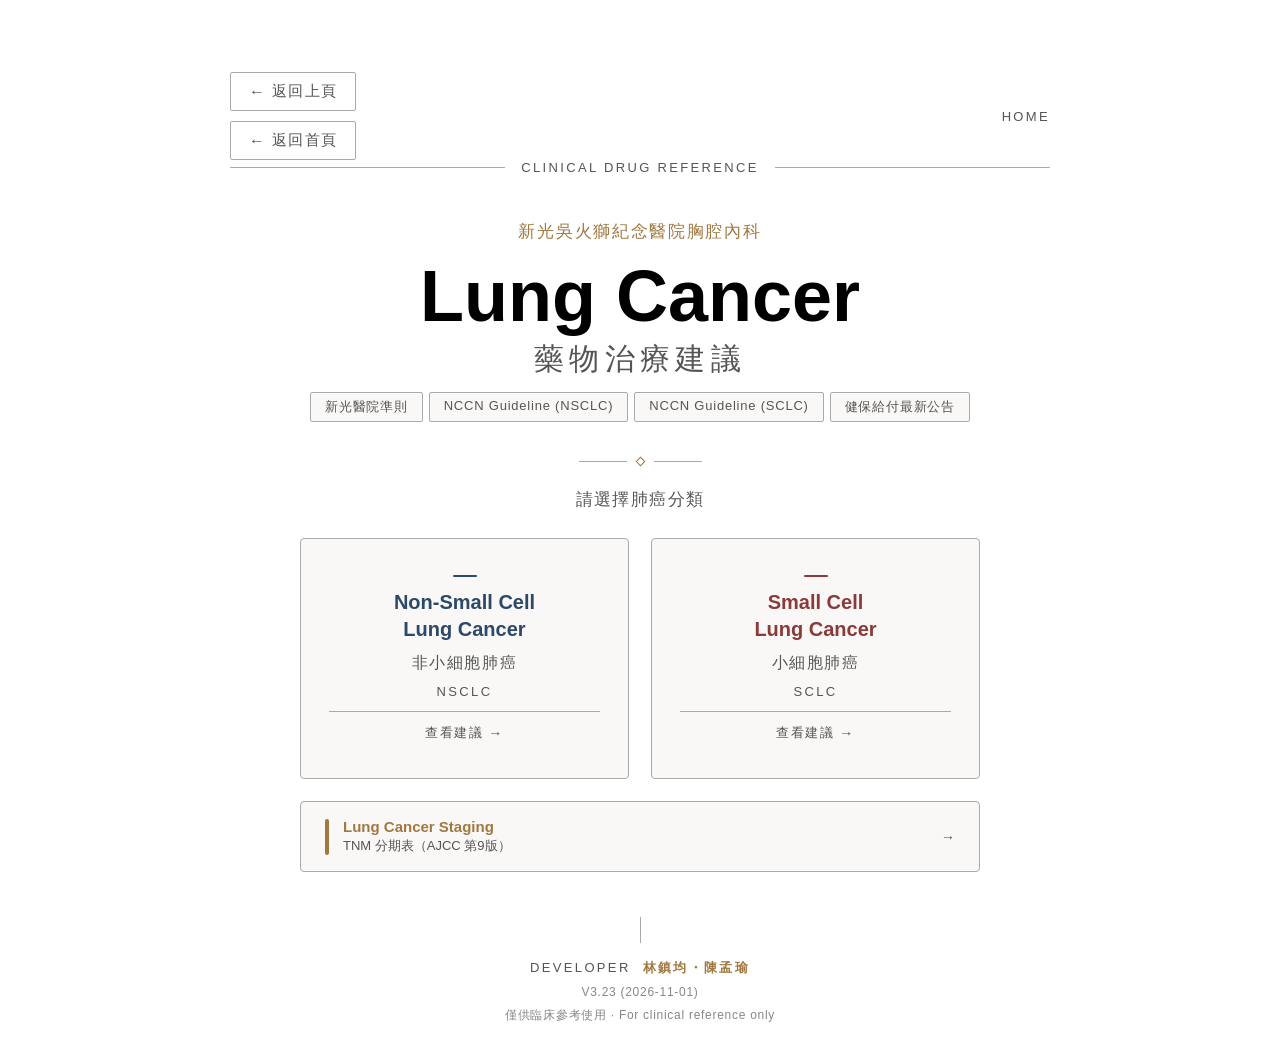
<file: index.html>
<!DOCTYPE html>
<html lang="zh-TW">
<head>
  <meta charset="UTF-8" />
  <meta name="viewport" content="width=device-width, initial-scale=1.0" />
  <meta name="color-scheme" content="light dark">
  <meta name="supported-color-schemes" content="light dark">
  <meta name="theme-color" content="#22405e">
  <meta name="apple-mobile-web-app-capable" content="yes">
  <meta name="apple-mobile-web-app-title" content="肺癌CDS">
  <meta name="apple-mobile-web-app-status-bar-style" content="default">
  <meta name="mobile-web-app-capable" content="yes">
  <title>Lung Cancer 藥物治療建議</title>
  <link id="pwa-manifest" rel="manifest" href="">
  <!-- 靜態 icon（提高 iOS 加入主畫面辨識率，避免顯示「L」） -->
  <link rel="apple-touch-icon" sizes="180x180" href="./apple-touch-icon.png">
  <link rel="icon" type="image/png" sizes="192x192" href="./icon-192.png">
  <link rel="icon" type="image/png" sizes="32x32" href="./favicon-32.png">
    <style>
:root {
  --bg: #ffffff;
  --surface: #f9f8f6;
  --ink: #1a1a1a;
  --ink-light: #555;
  --ink-muted: #555;
  --rule: #aaaaaa;
  --sclc: #8b3a3a;
  --nsclc: #2b4a6b;
  --gold: #a07840;
  --green: #3a6b4a;
  --green-bg: #f3f9f5;
  --green-border: #c0deca;
  --amber: #7a5a1a;
  --amber-bg: #fdf8f0;
  --amber-border: #e0ccaa;
  --blue: #1a3a6b;
  --blue-bg: #f0f4fb;
  --blue-border: #b8cce8;
  --purple: #4a1a6b;
  --purple-bg: #f6f0fb;
  --purple-border: #cdb8e8;
  --red-bg: #fdf3f3;
  --red-border: #e8c0c0;
}

*, *::before, *::after { box-sizing: border-box; margin: 0; padding: 0; }
html, body { min-height: 100%; background: var(--bg); color: var(--ink); font-family: 'Noto Sans TC', Arial, sans-serif; -webkit-font-smoothing: antialiased; }

/* ── Screen ── */
.screen { display: none; min-height: 100vh; flex-direction: column; align-items: center; }
.screen.active { display: flex; }

.page-wrap { width: 100%; display: flex; flex-direction: column; align-items: center; min-height: 100vh; padding: clamp(36px,7vw,72px) clamp(20px,5vw,56px) 36px; }

/* ── Nav ── */
.nav-row { width: 100%; max-width: 820px; display: flex; justify-content: space-between; align-items: center; margin-bottom: 0; }
.back-btn { font-family: Arial, sans-serif; font-size: 15px; letter-spacing: 0.08em; color: var(--ink-muted); background: none; border: 1px solid var(--rule); border-radius: 2px; padding: 9px 18px; cursor: pointer; display: flex; align-items: center; gap: 6px; transition: color 0.2s, border-color 0.2s; }
.back-btn:hover { color: var(--ink); border-color: var(--ink-muted); }
.back-btn::before { content: '←'; font-size: 16px; }
.nav-label { font-family: Arial, sans-serif; font-size: 13px; letter-spacing: 0.18em; text-transform: uppercase; color: var(--ink-muted); }

/* ── Top rule ── */
.top-rule { width: 100%; max-width: 820px; display: flex; align-items: center; gap: 16px; }
.top-rule::before,.top-rule::after { content:''; flex:1; height:1px; background:var(--rule); }
.top-rule span { font-family:Arial,sans-serif; font-size:13px; letter-spacing:0.18em; text-transform:uppercase; color:var(--ink-muted); white-space:nowrap; }

/* ── Headers ── */
.hospital-tag { font-family:'Noto Sans TC',sans-serif; font-size:clamp(15px,2.2vw,17px); font-weight:400; letter-spacing:0.1em; color:var(--gold); margin-bottom:16px; }
h1 { font-family:Arial,sans-serif; font-weight:700; font-size:clamp(38px,7vw,72px); line-height:1.05; color:#000000; text-align:center; }
h1 .sub { display:block; font-family:'Noto Sans TC',sans-serif; font-weight:300; font-size:clamp(20px,3.2vw,30px); letter-spacing:0.18em; color:var(--ink-light); margin-top:8px; }

@media (prefers-color-scheme: dark) {
  :root {
    --bg: #121212;
    --surface: #1e1e1e;
    --ink: #f0f0f0;
    --ink-light: #b0b0b0;
    --rule: #333333;
  }
  html, body { background: #121212; color: #f0f0f0; }
  #screen-home h1 { color: #f0f0f0; }
  #screen-home h1 .sub { color: #b0b0b0; }
  .card { background: #1e1e1e; border-color: #333333; }
  .card-en { color: #e0e0e0 !important; }
  .card-zh { color: #b0b0b0 !important; }
  .card-abbr { color: #888888 !important; }
  .card-note { color: #888888 !important; }
  .card-cta { color: #888888 !important; }
  .card-divider { background: #333333; }
  .nsclc-color { color: #6899cc !important; }
  .sclc-color { color: #cc7777 !important; }
  .ph-title { color: #e0e0e0 !important; }
  .ph-zh { color: #b0b0b0 !important; }
  .ph-type { color: #888888 !important; }
  .nav-label { color: #888888 !important; }
  .prompt { color: #888888 !important; }
  .back-btn { color: #888888; border-color: #333333; }
  .staging-card { background: #1e1e1e; border-color: #333333; }
  .tx-block { background: #1e1e1e; }
  .tx-block-body { background: #1a1a1a; }
  .tx-note { color: #aaaaaa; }
  .tx-row-label { color: #aaaaaa; }
  .tx-or { color: #555555; }
  .info-box { border-color: #333333; }
  .info-box.box-gold { background: #2a2010; }
  .info-box.box-blue { background: #0a1530; }
  .info-box.box-green { background: #0a2010; }
  .pill-chemo { background: #102040; color: #6090d0; border-color: #203060; }
  .pill-immuno { background: #301040; color: #a070d0; border-color: #502060; }
  .pill-rt { background: #401020; color: #d06090; border-color: #601030; }
  .pill-surg { background: #102010; color: #60b070; border-color: #205030; }
  .pill-bsc { background: #252525; color: #909090; border-color: #404040; }
  .pill-self { background: #302010; color: #c09030; border-color: #504020; }
  .pill-tag.tag-nhi { background: #103020; color: #60b070; border-color: #205030; }
  .pill-tag.tag-self { background: #302010; color: #c09030; border-color: #504020; }
  .pill-tag.tag-limited { background: #102830; color: #70c0d0; border-color: #205060; }
  .pill-tag.tag-warn { background: #302810; color: #d0a040; border-color: #504020; }
  .ngs-select { background:#1a1a1a; border-color:#333333; }
  .ngs-hit-card { background:#1e1e1e; border-color:#333333; }
  .ngs-hit-head { background:#0a1530; border-bottom-color:#333333; }
  .ngs-chip { background:#1e1e1e; border-color:#333333; color:#9dbbe0; }
  .dose-schedule { background:#1a1a1a; border-left-color:#304d70; }
  .ngs-evidence a { color:#8ab4f8; }
  .footer-dev { color: #555555; }
  .footer-note { color: #555555; }
  .footer-rule { background: #333333; }
  .orn-line { background: #333333; }
  .source-tag { background: #1e1e1e; border-color: #333333; color: #888888; }
  table td, table th { border-color: #333333 !important; }
  .tx-block-header { border-bottom-color: #333333 !important; }
  .comparison-table th { background:#0a1530; color:#9dbbe0; border-bottom-color:#333333; }
  .comparison-table tbody tr:nth-child(even), .comparison-note { background:#1e1e1e; }
  .comparison-table .drug-name { color:#f0f0f0; }
  .comparison-table a { color:#8ab4f8; }
}

.source-tags { display:flex; flex-wrap:wrap; justify-content:center; gap:6px; margin-top:18px; }
.source-tag { font-family:Arial,sans-serif; font-size:13px; letter-spacing:0.06em; border:1px solid var(--rule); padding:5px 14px; border-radius:2px; color:var(--ink-muted); background:var(--surface); }

.ornament { display:flex; align-items:center; justify-content:center; gap:10px; margin:clamp(24px,4vh,44px) 0 clamp(14px,2.5vh,26px); }
.orn-line { width:48px; height:1px; background:var(--rule); }
.orn-diamond { width:7px; height:7px; border:1px solid var(--gold); transform:rotate(45deg); }

.prompt { font-family:'Noto Sans TC',sans-serif; font-size:clamp(15px,2.2vw,17px); font-weight:300; color:var(--ink-muted); letter-spacing:0.08em; text-align:center; margin-bottom:clamp(18px,3vh,32px); }

/* ── Page heading (sub pages) ── */
.page-heading { text-align:center; margin-top:clamp(18px,3.5vh,36px); width:100%; max-width:820px; }
.page-heading .ph-type { font-family:Arial,sans-serif; font-size:13px; letter-spacing:0.14em; text-transform:uppercase; color:var(--ink-muted); margin-bottom:8px; }
.page-heading .ph-title { font-family:Arial,sans-serif; font-weight:700; font-size:clamp(24px,4.5vw,42px); line-height:1.15; }
.page-heading .ph-zh { font-family:'Noto Sans TC',sans-serif; font-weight:300; font-size:clamp(16px,2.4vw,20px); letter-spacing:0.12em; color:var(--ink-light); margin-top:6px; }
.sclc-color { color:var(--sclc); }
.nsclc-color { color:var(--nsclc); }
.staging-card:hover { border-color:var(--gold); }
.staging-card:hover div[style*="→"] { transform:translateX(4px); color:var(--gold); }

/* ── Nav cards ── */
.cards { display:grid; gap:clamp(12px,2.5vw,22px); width:100%; }
.cards-2 { grid-template-columns:repeat(auto-fit,minmax(min(100%,260px),1fr)); max-width:680px; }
.cards-3 { grid-template-columns:repeat(auto-fit,minmax(min(100%,220px),1fr)); max-width:820px; }
.cards-4 { grid-template-columns:repeat(auto-fit,minmax(min(100%,200px),1fr)); max-width:900px; }
@media(min-width:860px){ .cards-2{grid-template-columns:1fr 1fr;} }
@media(min-width:760px){ .cards-3{grid-template-columns:1fr 1fr 1fr;} }
@media(min-width:960px){ .cards-4{grid-template-columns:1fr 1fr 1fr 1fr;} }
@media(max-width:599px){ .cards-4{grid-template-columns:1fr 1fr;} }
@media(max-width:360px){ .cards-4{grid-template-columns:1fr;} }

.card { background:var(--surface); border:1px solid var(--rule); border-radius:4px; padding:clamp(22px,4vw,36px) clamp(18px,3vw,28px); cursor:pointer; text-decoration:none; display:flex; flex-direction:column; align-items:center; gap:10px; transition:box-shadow .26s,transform .26s,border-color .26s; -webkit-tap-highlight-color:transparent; }
.card:hover { transform:translateY(-5px); box-shadow:0 14px 36px rgba(0,0,0,.07); }
.card:active { transform:translateY(-1px); }
.card-accent { width:24px; height:2px; border-radius:1px; margin-bottom:2px; }
.sclc-card .card-accent { background:var(--sclc); }
.nsclc-card .card-accent { background:var(--nsclc); }
.sclc-card:hover { border-color:var(--sclc); }
.nsclc-card:hover { border-color:var(--nsclc); }
.card-en { font-family:Arial,sans-serif; font-weight:700; font-size:clamp(16px,2.6vw,20px); text-align:center; line-height:1.35; }
.sclc-card .card-en { color:var(--sclc); }
.nsclc-card .card-en { color:var(--nsclc); }
.card-zh { font-family:'Noto Sans TC',sans-serif; font-size:clamp(14px,2vw,16px); color:var(--ink-light); letter-spacing:0.1em; text-align:center; }
.card-abbr { font-family:Arial,sans-serif; font-size:13px; letter-spacing:0.18em; color:var(--ink-muted); }
.card-note { font-family:'Noto Sans TC',sans-serif; font-size:13px; color:var(--ink-muted); text-align:center; line-height:1.6; letter-spacing:0.03em; }
.card-divider { width:100%; height:1px; background:var(--rule); margin:2px 0; }
.card-cta { font-family:Arial,sans-serif; font-size:13px; letter-spacing:0.12em; text-transform:uppercase; color:var(--ink-muted); display:flex; align-items:center; gap:5px; transition:color .2s; }
.card-cta::after { content:'→'; font-size:14px; transition:transform .2s; }
.card:hover .card-cta::after { transform:translateX(3px); }
.sclc-card:hover .card-cta { color:var(--sclc); }
.nsclc-card:hover .card-cta { color:var(--nsclc); }

/* ── Detail body ── */
.detail-body { width:100%; max-width:820px; margin-top:clamp(20px,3.5vh,36px); display:flex; flex-direction:column; gap:clamp(16px,3vh,26px); flex:1; }

/* ── Treatment block ── */
.tx-block { border:1px solid var(--rule); border-radius:6px; overflow:hidden; }
.tx-block-header { padding:12px 20px; display:flex; align-items:center; gap:10px; flex-wrap:wrap; }
.tx-block-badge { font-family:Arial,sans-serif; font-size:11px; letter-spacing:0.12em; text-transform:uppercase; padding:4px 12px; border-radius:2px; font-weight:700; flex-shrink:0; }
.tx-block-title { font-family:Arial,sans-serif; font-weight:700; font-size:clamp(14px,2.2vw,17px); }
.tx-block-sub { font-family:'Noto Sans TC',sans-serif; font-size:13px; color:var(--ink-muted); margin-left:auto; letter-spacing:0.04em; flex-shrink:0; }

/* colour themes for blocks */
.theme-green .tx-block-header  { background:var(--green-bg); border-bottom:1px solid var(--green-border); }
.theme-green .tx-block-badge   { background:var(--green); color:#fff; }
.theme-green .tx-block-title   { color:var(--green); }
.theme-amber .tx-block-header  { background:var(--amber-bg); border-bottom:1px solid var(--amber-border); }
.theme-amber .tx-block-badge   { background:var(--amber); color:#fff; }
.theme-amber .tx-block-title   { color:var(--amber); }
.theme-blue .tx-block-header   { background:var(--blue-bg); border-bottom:1px solid var(--blue-border); }
.theme-blue .tx-block-badge    { background:var(--blue); color:#fff; }
.theme-blue .tx-block-title    { color:var(--blue); }
.theme-purple .tx-block-header { background:var(--purple-bg); border-bottom:1px solid var(--purple-border); }
.theme-purple .tx-block-badge  { background:var(--purple); color:#fff; }
.theme-purple .tx-block-title  { color:var(--purple); }
.theme-red .tx-block-header    { background:var(--red-bg); border-bottom:1px solid var(--red-border); }
.theme-red .tx-block-badge     { background:var(--sclc); color:#fff; }
.theme-red .tx-block-title     { color:var(--sclc); }

.tx-block-body { padding:clamp(14px,2.5vw,22px); display:flex; flex-direction:column; gap:12px; background:#fff; }

.tx-row { display:flex; flex-direction:column; gap:6px; }
.tx-row-label { font-family:Arial,sans-serif; font-size:12px; letter-spacing:0.14em; text-transform:uppercase; color:var(--ink-muted); }
.tx-row-label.warn { color:var(--amber); }

.tx-pill-row { display:flex; flex-wrap:wrap; gap:6px; align-items:center; }
.tx-plus  { font-family:Arial,sans-serif; font-size:15px; color:var(--ink-muted); padding:0 2px; }
.tx-arrow { font-family:Arial,sans-serif; font-size:17px; color:#ccc; padding:0 2px; }

.pill { font-family:Arial,sans-serif; font-size:clamp(13px,2vw,15px); font-weight:700; padding:6px 14px; border-radius:3px; letter-spacing:0.02em; white-space:nowrap; }
.pill-chemo  { background:#eef2f8; color:#1a3a6b; border:1px solid #c8d4e8; }
.pill-rt     { background:#f8eef2; color:#6b1a3a; border:1px solid #e8c8d4; }
.pill-surg   { background:#eef8f2; color:#1a6b3a; border:1px solid #c8e8d4; }
.pill-pci    { background:#f5f0e8; color:#6b4a1a; border:1px solid #e0d0b0; }
.pill-immuno { background:#f3eefb; color:#4a1a6b; border:1px solid #d4c8e8; }
.pill-bsc    { background:#f5f5f5; color:#555; border:1px solid #ddd; }
.pill-self   { background:#fff8ec; color:#a07000; border:1px solid #e0c870; }

.pill-tag { font-family:Arial,sans-serif; font-size:11px; padding:3px 8px; border-radius:2px; vertical-align:middle; margin-left:2px; font-weight:700; letter-spacing:0.06em; }
.tag-nhi  { background:#d4ecd8; color:#1a6b2a; border:1px solid #a8d8b0; }
.tag-self { background:#ffecc8; color:#a07000; border:1px solid #e0c870; }
.tag-limited { background:#e4f2f5; color:#1a5f6b; border:1px solid #a9d1d8; }

.tx-divider { height:2px; background:var(--rule); margin:4px 0; }

.tx-or { font-family:Arial,sans-serif; font-size:12px; letter-spacing:0.1em; text-transform:uppercase; color:var(--ink-muted); text-align:center; padding:6px 0; position:relative; }
.tx-or::before,.tx-or::after { content:''; position:absolute; top:50%; width:calc(50% - 22px); height:1px; background:var(--rule); }
.tx-or::before { left:0; }
.tx-or::after  { right:0; }

.tx-note { font-family:'Noto Sans TC',sans-serif; font-size:14px; color:var(--ink-muted); line-height:1.65; letter-spacing:0.03em; }

/* treatment comparison tables */
.comparison-scroll { width:100%; overflow-x:auto; -webkit-overflow-scrolling:touch; }
.comparison-table { width:100%; min-width:780px; border-collapse:collapse; font-family:Arial,'Noto Sans TC',sans-serif; font-size:13px; line-height:1.55; }
.comparison-table th { padding:11px 13px; text-align:left; vertical-align:bottom; color:var(--blue); background:var(--blue-bg); border-bottom:1px solid var(--blue-border); font-size:12px; letter-spacing:.04em; }
.comparison-table td { padding:12px 13px; vertical-align:top; color:var(--ink-light); border-bottom:1px solid var(--rule); }
.comparison-table tbody tr:last-child td { border-bottom:0; }
.comparison-table tbody tr:nth-child(even) { background:var(--surface); }
.comparison-table .drug-name { color:var(--ink); font-weight:700; }
.comparison-table .brand-name { display:block; margin-top:2px; color:var(--ink-muted); font-size:12px; font-weight:400; }
.comparison-table .pfs-detail { display:block; margin-top:3px; color:var(--ink-muted); font-size:12px; }
.comparison-table .trial-links { display:flex; flex-direction:column; align-items:flex-start; gap:4px; }
.comparison-table a { color:#2563eb; font-weight:600; text-decoration:none; }
.comparison-table a:hover { text-decoration:underline; }
.comparison-note { padding:11px 14px 13px; color:var(--ink-muted); background:var(--surface); border-top:1px solid var(--rule); font-family:Arial,'Noto Sans TC',sans-serif; font-size:12px; line-height:1.6; }

/* info / warning boxes */
.info-box { border-radius:4px; padding:12px 16px; }
.info-box-title { font-family:Arial,sans-serif; font-size:12px; letter-spacing:0.14em; text-transform:uppercase; font-weight:700; margin-bottom:6px; }
.info-box-body  { font-family:'Noto Sans TC',sans-serif; font-size:14px; line-height:1.7; letter-spacing:0.03em; color:var(--ink-light); }

.box-gold   { background:var(--amber-bg); border:1px solid var(--amber-border); }
.box-gold .info-box-title { color:var(--amber); }
.box-blue   { background:var(--blue-bg); border:1px solid var(--blue-border); }
.box-blue .info-box-title { color:var(--blue); }
.box-green  { background:var(--green-bg); border:1px solid var(--green-border); }
.box-green .info-box-title { color:var(--green); }

/* drug list */
.drug-list { list-style:none; display:flex; flex-direction:column; gap:9px; }
.drug-list li { display:flex; align-items:center; gap:8px; font-family:Arial,sans-serif; font-size:15px; font-weight:700; }
.drug-list li::before { content:''; width:6px; height:6px; border-radius:50%; flex-shrink:0; }
.drug-list.chemo  li::before { background:var(--blue); }
.drug-list.immuno li::before { background:var(--purple); }
.drug-list.mixed  li::before { background:var(--sclc); }

/* NGS quick tool */
.ngs-tool { display:flex; flex-direction:column; gap:12px; }
.ngs-select-grid { display:grid; grid-template-columns:repeat(auto-fit,minmax(min(100%,240px),1fr)); gap:12px; }
.ngs-field { display:flex; flex-direction:column; gap:6px; font-family:'Noto Sans TC',Arial,sans-serif; font-size:13px; color:var(--ink-muted); letter-spacing:0.04em; }
.ngs-field span { font-family:Arial,sans-serif; font-size:11px; font-weight:700; letter-spacing:0.12em; text-transform:uppercase; color:var(--nsclc); }
.ngs-select {
  width:100%;
  border:1px solid var(--rule);
  border-radius:6px;
  padding:11px 12px;
  background:var(--surface);
  color:var(--ink);
  font-family:'Noto Sans TC',Arial,sans-serif;
  font-size:14px;
  line-height:1.5;
  letter-spacing:0.02em;
}
.ngs-select:focus { outline:2px solid rgba(43,74,107,.22); border-color:var(--nsclc); }
.ngs-actions { display:flex; flex-wrap:wrap; gap:8px; }
.ngs-button {
  border:1px solid var(--nsclc);
  border-radius:4px;
  background:var(--nsclc);
  color:#fff;
  cursor:pointer;
  font-family:'Noto Sans TC',Arial,sans-serif;
  font-weight:700;
  font-size:14px;
  letter-spacing:0.05em;
  padding:9px 16px;
}
.ngs-button.secondary { background:transparent; color:var(--nsclc); }
.ngs-results { display:flex; flex-direction:column; gap:12px; }
.ngs-empty { border:1px dashed var(--rule); border-radius:6px; padding:18px; color:var(--ink-muted); font-family:'Noto Sans TC',sans-serif; font-size:14px; line-height:1.7; }
.ngs-hit-card { border:1px solid var(--rule); border-radius:6px; overflow:hidden; background:#fff; }
.ngs-hit-head { display:flex; flex-wrap:wrap; align-items:center; gap:8px; padding:12px 16px; background:var(--blue-bg); border-bottom:1px solid var(--blue-border); }
.ngs-gene { font-family:Arial,sans-serif; font-weight:700; font-size:16px; color:var(--nsclc); }
.ngs-chip { font-family:Arial,sans-serif; font-size:11px; font-weight:700; letter-spacing:0.08em; border:1px solid var(--blue-border); border-radius:3px; padding:3px 8px; color:var(--blue); background:#fff; }
.ngs-hit-body { padding:14px 16px; display:flex; flex-direction:column; gap:10px; }
.ngs-drug { display:flex; flex-wrap:wrap; gap:6px; align-items:center; font-family:'Noto Sans TC',Arial,sans-serif; font-size:14px; line-height:1.6; }
.ngs-note { color:var(--ink-muted); font-family:'Noto Sans TC',Arial,sans-serif; font-size:13px; line-height:1.7; }
.dose-schedule { width:100%; padding:10px 12px; background:var(--surface); border-left:3px solid var(--blue-border); border-radius:4px; color:var(--ink-muted); font-family:'Noto Sans TC',Arial,sans-serif; font-size:13px; line-height:1.75; }
.dose-schedule strong { color:var(--nsclc); }
.ngs-evidence { flex-basis:100%; color:var(--ink-muted); font-family:'Noto Sans TC',Arial,sans-serif; font-size:13px; line-height:1.7; }
.ngs-evidence a { color:#2563eb; font-weight:600; text-decoration:none; }
.ngs-evidence a:hover { text-decoration:underline; }
.tag-warn { background:#fff3cd; color:#8a5a00; border:1px solid #e6c46c; }

/* ── Footer ── */
.footer { margin-top:clamp(32px,5vh,56px); text-align:center; }
.footer-rule { width:1px; height:26px; background:var(--rule); margin:0 auto 16px; }
.footer-dev { font-family:Arial,sans-serif; font-size:13px; letter-spacing:0.18em; text-transform:uppercase; color:var(--ink-muted); }
.footer-dev strong { color:var(--gold); font-weight:700; }
.footer-note { margin-top:8px; font-family:'Noto Sans TC',sans-serif; font-size:12px; color:var(--ink-muted); letter-spacing:0.06em; opacity:.7; }

/* ── Stage pills ── */
.stage-pill { font-family:Arial,sans-serif; font-weight:700; font-size:12px; padding:4px 8px; border-radius:3px; display:inline-block; letter-spacing:0.04em; }
.s-ia   { background:#e8f5e9; color:#2e7d32; border:1px solid #a5d6a7; }
.s-ib   { background:#f1f8e9; color:#558b2f; border:1px solid #c5e1a5; }
.s-iia  { background:#fff8e1; color:#f57f17; border:1px solid #ffe082; }
.s-iib  { background:#fff3e0; color:#e65100; border:1px solid #ffcc80; }
.s-iiia { background:#fce4ec; color:#c62828; border:1px solid #ef9a9a; }
.s-iiib { background:#f3e5f5; color:#6a1b9a; border:1px solid #ce93d8; }
.s-iiic { background:#ede7f6; color:#4527a0; border:1px solid #b39ddb; }
.s-iva  { background:#e8eaf6; color:#283593; border:1px solid #9fa8da; }
.s-ivb  { background:#eceff1; color:#263238; border:1px solid #90a4ae; }

/* ── Anim ── */
.anim { animation:fadeUp .55s ease both; }
.d1{animation-delay:.06s} .d2{animation-delay:.12s} .d3{animation-delay:.18s} .d4{animation-delay:.24s}
@keyframes fadeUp { from{opacity:0;transform:translateY(14px)} to{opacity:1;transform:translateY(0)} }

  </style>
</head>
<body>

<!-- ══════════ HOME ══════════ -->
<div id="screen-home" class="screen active">
  <div class="page-wrap">
    <div class="nav-row anim"><div style="display:flex;flex-direction:column;gap:4px;"><button class="back-btn" onclick="goTo('screen-home')">返回上頁</button><button class="back-btn" onclick="goTo('screen-home')" style="margin-top:6px;">返回首頁</button></div><span class="nav-label">Home</span></div>
    <div class="top-rule anim"><span>Clinical Drug Reference</span></div>
    <header style="text-align:center;margin-top:clamp(28px,5vh,52px);" class="anim d1">
      <div class="hospital-tag">新光吳火獅紀念醫院胸腔內科</div>
      <h1>Lung Cancer<span class="sub">藥物治療建議</span></h1>
      <div class="source-tags">
        <a class="source-tag" href="https://livedurham.github.io/lungapp/SKH_202512.pdf" target="_blank" style="text-decoration:none;cursor:pointer;">新光醫院準則</a>
        <a class="source-tag" href="https://livedurham.github.io/lungapp/nsclc5_2026.pdf" target="_blank" style="text-decoration:none;cursor:pointer;">NCCN Guideline (NSCLC)</a>
        <a class="source-tag" href="https://livedurham.github.io/lungapp/sclc2_2026.pdf" target="_blank" style="text-decoration:none;cursor:pointer;">NCCN Guideline (SCLC)</a>
        <a class="source-tag" onclick="goTo('screen-nhi-bulletin')" style="text-decoration:none;cursor:pointer;">健保給付最新公告</a>
      </div>
    </header>
    <div class="ornament anim d2"><div class="orn-line"></div><div class="orn-diamond"></div><div class="orn-line"></div></div>
    <main style="width:100%;display:flex;flex-direction:column;align-items:center;">
      <p class="prompt anim d2">請選擇肺癌分類</p>
      <div class="cards cards-2 anim d3">
        <a class="card nsclc-card" onclick="goTo('screen-nsclc')">
          <div class="card-accent"></div><div class="card-en">Non-Small Cell<br>Lung Cancer</div>
          <div class="card-zh">非小細胞肺癌</div><div class="card-abbr">NSCLC</div>
          <div class="card-divider"></div><div class="card-cta">查看建議</div>
        </a>
        <a class="card sclc-card" onclick="goTo('screen-sclc')">
          <div class="card-accent"></div><div class="card-en">Small Cell<br>Lung Cancer</div>
          <div class="card-zh">小細胞肺癌</div><div class="card-abbr">SCLC</div>
          <div class="card-divider"></div><div class="card-cta">查看建議</div>
        </a>
      </div>
      <!-- Staging button -->
      <div style="margin-top:clamp(14px,2.5vh,24px);width:100%;max-width:680px;" class="anim d4">
        <a class="card staging-card" onclick="goTo('screen-staging')" style="flex-direction:row;justify-content:space-between;align-items:center;padding:16px 24px;gap:12px;">
          <div style="display:flex;align-items:center;gap:14px;">
            <div style="width:4px;height:36px;background:var(--gold);border-radius:2px;flex-shrink:0;"></div>
            <div>
              <div style="font-family:Arial,sans-serif;font-weight:700;font-size:15px;color:var(--gold);">Lung Cancer Staging</div>
              <div style="font-family:'Noto Sans TC',sans-serif;font-size:13px;color:var(--ink-muted);margin-top:2px;">TNM 分期表（AJCC 第9版）</div>
            </div>
          </div>
          <div style="font-family:Arial,sans-serif;font-size:14px;color:var(--ink-muted);">→</div>
        </a>
      </div>
    </main>
    <footer class="footer anim d4"><div class="footer-rule"></div><div class="footer-dev">Developer &nbsp;<strong>林鎮均・陳孟瑜</strong></div><p class="footer-note">V3.23 (2026-11-01)</p><p class="footer-note">僅供臨床參考使用 · For clinical reference only</p></footer>
  </div>
</div>

<!-- ══════════ STAGING ══════════ -->
<div id="screen-staging" class="screen">
  <div class="page-wrap">
    <div class="nav-row anim"><div style="display:flex;flex-direction:column;gap:4px;"><button class="back-btn" onclick="goTo('screen-home')">返回上頁</button><button class="back-btn" onclick="goTo('screen-home')" style="margin-top:6px;">返回首頁</button></div><span class="nav-label">Staging</span></div>
    <div class="page-heading anim d1">
      <div class="ph-type">AJCC 9th Edition · TNM Classification</div>
      <div class="ph-title" style="color:var(--gold);">Lung Cancer Staging</div>
      <div class="ph-zh">肺癌 TNM 分期表</div>
    </div>
    <div class="ornament anim d1"><div class="orn-line"></div><div class="orn-diamond"></div><div class="orn-line"></div></div>

    <div class="detail-body anim d2">

      <!-- T descriptor -->
      <div class="tx-block theme-blue">
        <div class="tx-block-header">
          <span class="tx-block-badge">T</span>
          <span class="tx-block-title">Primary Tumor（T）Descriptor</span>
        </div>
        <div class="tx-block-body" style="padding:0;overflow-x:auto;">
          <table style="width:100%;border-collapse:collapse;font-family:Arial,'Noto Sans TC',sans-serif;font-size:13px;min-width:680px;">
            <thead>
              <tr style="background:var(--blue-bg);">
                <th style="padding:10px 12px;text-align:left;font-weight:700;color:var(--blue);border-bottom:1px solid var(--blue-border);width:16%;">分類</th>
                <th style="padding:10px 12px;text-align:left;font-weight:700;color:var(--blue);border-bottom:1px solid var(--blue-border);width:24%;">大小 / 型態</th>
                <th style="padding:10px 12px;text-align:left;font-weight:400;color:var(--ink-light);border-bottom:1px solid var(--blue-border);">定義</th>
              </tr>
            </thead>
            <tbody>
              <tr style="border-bottom:1px solid var(--rule);"><td style="padding:9px 12px;font-weight:700;color:var(--blue);">T1</td><td style="padding:9px 12px;color:var(--ink);">≤ 3 cm</td><td style="padding:9px 12px;color:var(--ink-light);">被肺組織或臟層肋膜包圍；可位於 lobar 或 peripheral bronchus。</td></tr>
              <tr style="border-bottom:1px solid var(--rule);background:var(--surface);"><td style="padding:9px 12px;font-weight:700;color:var(--blue);">T1mi</td><td style="padding:9px 12px;color:var(--ink);">Minimally invasive adenocarcinoma</td><td style="padding:9px 12px;color:var(--ink-light);">微侵犯肺腺癌。</td></tr>
              <tr style="border-bottom:1px solid var(--rule);"><td style="padding:9px 12px;font-weight:700;color:var(--blue);">T1a</td><td style="padding:9px 12px;color:var(--ink);">≤ 1 cm</td><td style="padding:9px 12px;color:var(--ink-light);">最大徑不超過 1 cm。</td></tr>
              <tr style="border-bottom:1px solid var(--rule);background:var(--surface);"><td style="padding:9px 12px;font-weight:700;color:var(--blue);">T1b</td><td style="padding:9px 12px;color:var(--ink);">&gt; 1 cm but ≤ 2 cm</td><td style="padding:9px 12px;color:var(--ink-light);">最大徑大於 1 cm 且不超過 2 cm。</td></tr>
              <tr style="border-bottom:1px solid var(--rule);"><td style="padding:9px 12px;font-weight:700;color:var(--blue);">T1c</td><td style="padding:9px 12px;color:var(--ink);">&gt; 2 cm but ≤ 3 cm</td><td style="padding:9px 12px;color:var(--ink-light);">最大徑大於 2 cm 且不超過 3 cm。</td></tr>
              <tr style="border-bottom:1px solid var(--rule);background:var(--surface);"><td style="padding:9px 12px;font-weight:700;color:var(--blue);">T2a</td><td style="padding:9px 12px;color:var(--ink);">&gt; 3 cm but ≤ 4 cm</td><td style="padding:9px 12px;color:var(--ink-light);">或侵犯 main bronchus 但未侵犯 carina；或 visceral pleura invasion；或跨越 fissure 侵犯鄰近肺葉；或 atelectasis / obstructive pneumonitis 延伸至 hilum。</td></tr>
              <tr style="border-bottom:1px solid var(--rule);"><td style="padding:9px 12px;font-weight:700;color:var(--blue);">T2b</td><td style="padding:9px 12px;color:var(--ink);">&gt; 4 cm but ≤ 5 cm</td><td style="padding:9px 12px;color:var(--ink-light);">最大徑大於 4 cm 且不超過 5 cm。</td></tr>
              <tr style="border-bottom:1px solid var(--rule);background:var(--surface);"><td style="padding:9px 12px;font-weight:700;color:var(--blue);">T3</td><td style="padding:9px 12px;color:var(--ink);">&gt; 5 cm but ≤ 7 cm</td><td style="padding:9px 12px;color:var(--ink-light);">或侵犯 parietal pleura、chest wall、pericardium、phrenic nerve、azygos vein、thoracic nerve roots（T1, T2）或 stellate ganglion；或同一肺葉內有 separate nodules。</td></tr>
              <tr style=""><td style="padding:9px 12px;font-weight:700;color:var(--blue);">T4</td><td style="padding:9px 12px;color:var(--ink);">&gt; 7 cm</td><td style="padding:9px 12px;color:var(--ink-light);">或侵犯 mediastinum、thymus、trachea、carina、recurrent laryngeal nerve、vagus nerve、esophagus、diaphragm；或侵犯 heart、great vessels、intrapericardial pulmonary arteries / veins、supra-aortic arteries、brachiocephalic veins、subclavian vessels、vertebral body、lamina、spinal canal、cervical nerve roots、brachial plexus；或不同同側肺葉內有 separate nodules。</td></tr>
            </tbody>
          </table>
        </div>
      </div>
      <!-- M descriptor REMOVED -->
      <!-- Stage grouping — FIRST -->
      <div class="tx-block theme-red">
        <div class="tx-block-header">
          <span class="tx-block-badge">Stage</span>
          <span class="tx-block-title">TNM Stage Grouping（AJCC 9th Edition）</span>
        </div>
        <div class="tx-block-body" style="padding:0;overflow-x:auto;">
          <table style="width:100%;border-collapse:collapse;font-family:Arial,sans-serif;font-size:13px;min-width:480px;">
            <thead>
              <tr style="background:var(--sclc);color:#fff;">
                <th style="padding:9px 10px;text-align:left;border-right:1px solid rgba(255,255,255,0.25);width:12%;">T/M</th>
                <th style="padding:9px 10px;text-align:left;border-right:1px solid rgba(255,255,255,0.25);width:28%;">Label</th>
                <th style="padding:9px 8px;text-align:center;border-right:1px solid rgba(255,255,255,0.25);">N0</th>
                <th style="padding:9px 8px;text-align:center;border-right:1px solid rgba(255,255,255,0.25);">N1</th>
                <th style="padding:9px 8px;text-align:center;border-right:1px solid rgba(255,255,255,0.25);">N2a</th>
                <th style="padding:9px 8px;text-align:center;border-right:1px solid rgba(255,255,255,0.25);">N2b</th>
                <th style="padding:9px 8px;text-align:center;">N3</th>
              </tr>
            </thead>
            <tbody>
              <!-- T1 -->
              <tr style="border-bottom:1px solid var(--rule);">
                <td style="padding:8px 10px;font-weight:700;color:var(--ink);background:#f0f0f0;border-right:1px solid var(--rule);" rowspan="3">T1</td>
                <td style="padding:8px 10px;color:var(--ink-light);border-right:1px solid var(--rule);">T1a ≤1 cm</td>
                <td style="padding:8px 6px;text-align:center;"><span class="stage-pill s-ia">IA1</span></td>
                <td style="padding:8px 6px;text-align:center;"><span class="stage-pill s-iia">IIA</span></td>
                <td style="padding:8px 6px;text-align:center;"><span class="stage-pill s-iib">IIB</span></td>
                <td style="padding:8px 6px;text-align:center;"><span class="stage-pill s-iiia">IIIA</span></td>
                <td style="padding:8px 6px;text-align:center;"><span class="stage-pill s-iiib">IIIB</span></td>
              </tr>
              <tr style="border-bottom:1px solid var(--rule);background:var(--surface);">
                <td style="padding:8px 10px;color:var(--ink-light);border-right:1px solid var(--rule);">T1b >1 to ≤2 cm</td>
                <td style="padding:8px 6px;text-align:center;"><span class="stage-pill s-ia">IA2</span></td>
                <td style="padding:8px 6px;text-align:center;"><span class="stage-pill s-iia">IIA</span></td>
                <td style="padding:8px 6px;text-align:center;"><span class="stage-pill s-iib">IIB</span></td>
                <td style="padding:8px 6px;text-align:center;"><span class="stage-pill s-iiia">IIIA</span></td>
                <td style="padding:8px 6px;text-align:center;"><span class="stage-pill s-iiib">IIIB</span></td>
              </tr>
              <tr style="border-bottom:2px solid var(--rule);">
                <td style="padding:8px 10px;color:var(--ink-light);border-right:1px solid var(--rule);">T1c >2 to ≤3 cm</td>
                <td style="padding:8px 6px;text-align:center;"><span class="stage-pill s-ia">IA3</span></td>
                <td style="padding:8px 6px;text-align:center;"><span class="stage-pill s-iia">IIA</span></td>
                <td style="padding:8px 6px;text-align:center;"><span class="stage-pill s-iib">IIB</span></td>
                <td style="padding:8px 6px;text-align:center;"><span class="stage-pill s-iiia">IIIA</span></td>
                <td style="padding:8px 6px;text-align:center;"><span class="stage-pill s-iiib">IIIB</span></td>
              </tr>
              <!-- T2 -->
              <tr style="border-bottom:1px solid var(--rule);background:var(--surface);">
                <td style="padding:8px 10px;font-weight:700;color:var(--ink);background:#f0f0f0;border-right:1px solid var(--rule);" rowspan="3">T2</td>
                <td style="padding:8px 10px;color:var(--ink-light);border-right:1px solid var(--rule);">T2a descriptor: main bronchus / visceral pleura invasion / fissure transgression / adjacent lobe / atelectasis</td>
                <td style="padding:8px 6px;text-align:center;"><span class="stage-pill s-ib">IB</span></td>
                <td style="padding:8px 6px;text-align:center;"><span class="stage-pill s-iib">IIB</span></td>
                <td style="padding:8px 6px;text-align:center;"><span class="stage-pill s-iiia">IIIA</span></td>
                <td style="padding:8px 6px;text-align:center;"><span class="stage-pill s-iiib">IIIB</span></td>
                <td style="padding:8px 6px;text-align:center;"><span class="stage-pill s-iiib">IIIB</span></td>
              </tr>
              <tr style="border-bottom:1px solid var(--rule);">
                <td style="padding:8px 10px;color:var(--ink-light);border-right:1px solid var(--rule);">T2a >3 to ≤4 cm</td>
                <td style="padding:8px 6px;text-align:center;"><span class="stage-pill s-ib">IB</span></td>
                <td style="padding:8px 6px;text-align:center;"><span class="stage-pill s-iib">IIB</span></td>
                <td style="padding:8px 6px;text-align:center;"><span class="stage-pill s-iiia">IIIA</span></td>
                <td style="padding:8px 6px;text-align:center;"><span class="stage-pill s-iiib">IIIB</span></td>
                <td style="padding:8px 6px;text-align:center;"><span class="stage-pill s-iiib">IIIB</span></td>
              </tr>
              <tr style="border-bottom:2px solid var(--rule);background:var(--surface);">
                <td style="padding:8px 10px;color:var(--ink-light);border-right:1px solid var(--rule);">T2b >4 to ≤5 cm</td>
                <td style="padding:8px 6px;text-align:center;"><span class="stage-pill s-iia">IIA</span></td>
                <td style="padding:8px 6px;text-align:center;"><span class="stage-pill s-iib">IIB</span></td>
                <td style="padding:8px 6px;text-align:center;"><span class="stage-pill s-iiia">IIIA</span></td>
                <td style="padding:8px 6px;text-align:center;"><span class="stage-pill s-iiib">IIIB</span></td>
                <td style="padding:8px 6px;text-align:center;"><span class="stage-pill s-iiib">IIIB</span></td>
              </tr>
              <!-- T3 -->
              <tr style="border-bottom:1px solid var(--rule);">
                <td style="padding:8px 10px;font-weight:700;color:var(--ink);background:#f0f0f0;border-right:1px solid var(--rule);" rowspan="3">T3</td>
                <td style="padding:8px 10px;color:var(--ink-light);border-right:1px solid var(--rule);">T3 >5 to ≤7 cm</td>
                <td style="padding:8px 6px;text-align:center;"><span class="stage-pill s-iib">IIB</span></td>
                <td style="padding:8px 6px;text-align:center;"><span class="stage-pill s-iiia">IIIA</span></td>
                <td style="padding:8px 6px;text-align:center;"><span class="stage-pill s-iiia">IIIA</span></td>
                <td style="padding:8px 6px;text-align:center;"><span class="stage-pill s-iiib">IIIB</span></td>
                <td style="padding:8px 6px;text-align:center;"><span class="stage-pill s-iiic">IIIC</span></td>
              </tr>
              <tr style="border-bottom:1px solid var(--rule);background:var(--surface);">
                <td style="padding:8px 10px;color:var(--ink-light);border-right:1px solid var(--rule);">T3 invasion: parietal pleura / chest wall / pericardium / phrenic nerve / azygos vein / T1-2 roots / stellate ganglion</td>
                <td style="padding:8px 6px;text-align:center;"><span class="stage-pill s-iib">IIB</span></td>
                <td style="padding:8px 6px;text-align:center;"><span class="stage-pill s-iiia">IIIA</span></td>
                <td style="padding:8px 6px;text-align:center;"><span class="stage-pill s-iiia">IIIA</span></td>
                <td style="padding:8px 6px;text-align:center;"><span class="stage-pill s-iiib">IIIB</span></td>
                <td style="padding:8px 6px;text-align:center;"><span class="stage-pill s-iiic">IIIC</span></td>
              </tr>
              <tr style="border-bottom:2px solid var(--rule);">
                <td style="padding:8px 10px;color:var(--ink-light);border-right:1px solid var(--rule);">T3 nodules: separate nodules in same lobe</td>
                <td style="padding:8px 6px;text-align:center;"><span class="stage-pill s-iib">IIB</span></td>
                <td style="padding:8px 6px;text-align:center;"><span class="stage-pill s-iiia">IIIA</span></td>
                <td style="padding:8px 6px;text-align:center;"><span class="stage-pill s-iiia">IIIA</span></td>
                <td style="padding:8px 6px;text-align:center;"><span class="stage-pill s-iiib">IIIB</span></td>
                <td style="padding:8px 6px;text-align:center;"><span class="stage-pill s-iiic">IIIC</span></td>
              </tr>
              <!-- T4 -->
              <tr style="border-bottom:1px solid var(--rule);background:var(--surface);">
                <td style="padding:8px 10px;font-weight:700;color:var(--ink);background:#f0f0f0;border-right:1px solid var(--rule);" rowspan="3">T4</td>
                <td style="padding:8px 10px;color:var(--ink-light);border-right:1px solid var(--rule);">T4 >7 cm</td>
                <td style="padding:8px 6px;text-align:center;"><span class="stage-pill s-iiia">IIIA</span></td>
                <td style="padding:8px 6px;text-align:center;"><span class="stage-pill s-iiia">IIIA</span></td>
                <td style="padding:8px 6px;text-align:center;"><span class="stage-pill s-iiib">IIIB</span></td>
                <td style="padding:8px 6px;text-align:center;"><span class="stage-pill s-iiib">IIIB</span></td>
                <td style="padding:8px 6px;text-align:center;"><span class="stage-pill s-iiic">IIIC</span></td>
              </tr>
              <tr style="border-bottom:1px solid var(--rule);">
                <td style="padding:8px 10px;color:var(--ink-light);border-right:1px solid var(--rule);">T4 invasion: mediastinum / trachea / carina / RLN / vagus / esophagus / diaphragm / heart / great vessels / spine / brachial plexus</td>
                <td style="padding:8px 6px;text-align:center;"><span class="stage-pill s-iiia">IIIA</span></td>
                <td style="padding:8px 6px;text-align:center;"><span class="stage-pill s-iiia">IIIA</span></td>
                <td style="padding:8px 6px;text-align:center;"><span class="stage-pill s-iiib">IIIB</span></td>
                <td style="padding:8px 6px;text-align:center;"><span class="stage-pill s-iiib">IIIB</span></td>
                <td style="padding:8px 6px;text-align:center;"><span class="stage-pill s-iiic">IIIC</span></td>
              </tr>
              <tr style="border-bottom:2px solid var(--rule);background:var(--surface);">
                <td style="padding:8px 10px;color:var(--ink-light);border-right:1px solid var(--rule);">T4 nodules: separate nodules in different ipsilateral lobe</td>
                <td style="padding:8px 6px;text-align:center;"><span class="stage-pill s-iiia">IIIA</span></td>
                <td style="padding:8px 6px;text-align:center;"><span class="stage-pill s-iiia">IIIA</span></td>
                <td style="padding:8px 6px;text-align:center;"><span class="stage-pill s-iiib">IIIB</span></td>
                <td style="padding:8px 6px;text-align:center;"><span class="stage-pill s-iiib">IIIB</span></td>
                <td style="padding:8px 6px;text-align:center;"><span class="stage-pill s-iiic">IIIC</span></td>
              </tr>
              <!-- M1 -->
              <tr style="border-bottom:1px solid var(--rule);">
                <td style="padding:8px 10px;font-weight:700;color:var(--ink);background:#f0f0f0;border-right:1px solid var(--rule);" rowspan="5">M1</td>
                <td style="padding:8px 10px;color:var(--ink-light);border-right:1px solid var(--rule);">M1a Contralateral nodules</td>
                <td style="padding:8px 6px;text-align:center;"><span class="stage-pill s-iva">IVA</span></td>
                <td style="padding:8px 6px;text-align:center;"><span class="stage-pill s-iva">IVA</span></td>
                <td style="padding:8px 6px;text-align:center;"><span class="stage-pill s-iva">IVA</span></td>
                <td style="padding:8px 6px;text-align:center;"><span class="stage-pill s-iva">IVA</span></td>
                <td style="padding:8px 6px;text-align:center;"><span class="stage-pill s-iva">IVA</span></td>
              </tr>
              <tr style="border-bottom:1px solid var(--rule);background:var(--surface);">
                <td style="padding:8px 10px;color:var(--ink-light);border-right:1px solid var(--rule);">M1a Pleural, pericardial effusion</td>
                <td style="padding:8px 6px;text-align:center;"><span class="stage-pill s-iva">IVA</span></td>
                <td style="padding:8px 6px;text-align:center;"><span class="stage-pill s-iva">IVA</span></td>
                <td style="padding:8px 6px;text-align:center;"><span class="stage-pill s-iva">IVA</span></td>
                <td style="padding:8px 6px;text-align:center;"><span class="stage-pill s-iva">IVA</span></td>
                <td style="padding:8px 6px;text-align:center;"><span class="stage-pill s-iva">IVA</span></td>
              </tr>
              <tr style="border-bottom:1px solid var(--rule);">
                <td style="padding:8px 10px;color:var(--ink-light);border-right:1px solid var(--rule);">M1b Single extra-thoracic lesion</td>
                <td style="padding:8px 6px;text-align:center;"><span class="stage-pill s-iva">IVA</span></td>
                <td style="padding:8px 6px;text-align:center;"><span class="stage-pill s-iva">IVA</span></td>
                <td style="padding:8px 6px;text-align:center;"><span class="stage-pill s-iva">IVA</span></td>
                <td style="padding:8px 6px;text-align:center;"><span class="stage-pill s-iva">IVA</span></td>
                <td style="padding:8px 6px;text-align:center;"><span class="stage-pill s-iva">IVA</span></td>
              </tr>
              <tr style="border-bottom:1px solid var(--rule);background:var(--surface);">
                <td style="padding:8px 10px;color:var(--ink-light);border-right:1px solid var(--rule);">M1c1 Multiple extra-thoracic lesions in a single organ</td>
                <td style="padding:8px 6px;text-align:center;"><span class="stage-pill s-ivb">IVB</span></td>
                <td style="padding:8px 6px;text-align:center;"><span class="stage-pill s-ivb">IVB</span></td>
                <td style="padding:8px 6px;text-align:center;"><span class="stage-pill s-ivb">IVB</span></td>
                <td style="padding:8px 6px;text-align:center;"><span class="stage-pill s-ivb">IVB</span></td>
                <td style="padding:8px 6px;text-align:center;"><span class="stage-pill s-ivb">IVB</span></td>
              </tr>
              <tr>
                <td style="padding:8px 10px;color:var(--ink-light);border-right:1px solid var(--rule);">M1c2 Multiple extra-thoracic lesions in multiple organ systems</td>
                <td style="padding:8px 6px;text-align:center;"><span class="stage-pill s-ivb">IVB</span></td>
                <td style="padding:8px 6px;text-align:center;"><span class="stage-pill s-ivb">IVB</span></td>
                <td style="padding:8px 6px;text-align:center;"><span class="stage-pill s-ivb">IVB</span></td>
                <td style="padding:8px 6px;text-align:center;"><span class="stage-pill s-ivb">IVB</span></td>
                <td style="padding:8px 6px;text-align:center;"><span class="stage-pill s-ivb">IVB</span></td>
              </tr>
            </tbody>
          </table>
        </div>
      </div>

      <!-- SCLC staging note -->
      <!-- N descriptor -->
      <div class="tx-block theme-green">
        <div class="tx-block-header">
          <span class="tx-block-badge">N</span>
          <span class="tx-block-title">區域淋巴結（Regional Lymph Nodes）</span>
        </div>
        <div class="tx-block-body" style="padding:0;">
          <table style="width:100%;border-collapse:collapse;font-family:Arial,sans-serif;font-size:14px;">
            <thead>
              <tr style="background:var(--green-bg);">
                <th style="padding:10px 14px;text-align:left;font-weight:700;color:var(--green);border-bottom:1px solid var(--green-border);width:22%;">分類</th>
                <th style="padding:10px 14px;text-align:left;font-weight:400;color:var(--ink-light);border-bottom:1px solid var(--green-border);">定義</th>
              </tr>
            </thead>
            <tbody>
              <tr style="border-bottom:1px solid var(--rule);"><td style="padding:9px 14px;font-weight:700;color:var(--green);">NX</td><td style="padding:9px 14px;color:var(--ink-light);">無法評估</td></tr>
              <tr style="border-bottom:1px solid var(--rule);background:var(--surface);"><td style="padding:9px 14px;font-weight:700;color:var(--green);">N0</td><td style="padding:9px 14px;color:var(--ink-light);">無區域淋巴結轉移</td></tr>
              <tr style="border-bottom:1px solid var(--rule);"><td style="padding:9px 14px;font-weight:700;color:var(--green);">N1</td><td style="padding:9px 14px;color:var(--ink-light);">同側支氣管旁、同側肺門淋巴結轉移</td></tr>
              <tr style="border-bottom:1px solid var(--rule);background:var(--surface);"><td style="padding:9px 14px;font-weight:700;color:var(--green);">N2a</td><td style="padding:9px 14px;color:var(--ink-light);">同側縱膈或隆突下單站淋巴結轉移</td></tr>
              <tr style="border-bottom:1px solid var(--rule);"><td style="padding:9px 14px;font-weight:700;color:var(--green);">N2b</td><td style="padding:9px 14px;color:var(--ink-light);">同側縱膈或隆突下多站淋巴結轉移</td></tr>
              <tr style=""><td style="padding:9px 14px;font-weight:700;color:var(--green);">N3</td><td style="padding:9px 14px;color:var(--ink-light);">對側縱膈、對側肺門、同側或對側鎖骨上淋巴結轉移</td></tr>
            </tbody>
          </table>
          <div style="border-top:1px solid var(--rule);padding:16px;background:#fff;">
            <img src="iaslc-lymph-node-map-9th-edition.png" alt="IASLC 9th edition regional lymph node map" style="display:block;width:100%;max-width:760px;margin:0 auto;border:1px solid var(--rule);border-radius:4px;background:#fff;">
            <div class="tx-note" style="font-size:12px;text-align:center;margin-top:8px;">
              圖片來源：
              <a href="https://www.iaslc.org/research-education/publications-resources-guidelines/staging-cards-thoracic-oncology-9th-edition" target="_blank" rel="noopener" style="color:var(--green);text-decoration:none;">IASLC Staging Cards for Thoracic Oncology, 9th Edition</a>
            </div>
          </div>
        </div>
      </div>

      <div class="info-box box-gold" style="margin-top:0;">
        <div class="info-box-title">SCLC 分期說明</div>
        <div class="info-box-body">
          <strong>Limited Stage</strong>：Stage I–III（T any, N any, M0），可納入根治性放射野<br>
          <strong>Extensive Stage</strong>：Stage IV（T any, N any, M1a/b/c），或因多發肺結節而放射野過大之 T3–T4
        </div>
      </div>

    </div>

    <footer class="footer anim d3"><div class="footer-rule"></div><div class="footer-dev">Developer &nbsp;<strong>林鎮均・陳孟瑜</strong></div><p class="footer-note">V3.23 (2026-11-01)</p><p class="footer-note">僅供臨床參考使用 · For clinical reference only</p></footer>
  </div>
</div>

<!-- ══════════ SCLC MENU ══════════ -->
<div id="screen-sclc" class="screen">
  <div class="page-wrap">
    <div class="nav-row anim"><div style="display:flex;flex-direction:column;gap:4px;"><button class="back-btn" onclick="goTo('screen-home')">返回上頁</button><button class="back-btn" onclick="goTo('screen-home')" style="margin-top:6px;">返回首頁</button></div><span class="nav-label">SCLC</span></div>
    <div class="page-heading anim d1">
      <div class="ph-type">Small Cell Lung Cancer</div>
      <div class="ph-title sclc-color">小細胞肺癌</div>
      <div class="ph-zh">請選擇疾病分期</div>
    </div>
    <div class="ornament anim d2"><div class="orn-line"></div><div class="orn-diamond"></div><div class="orn-line"></div></div>
    <main style="width:100%;display:flex;flex-direction:column;align-items:center;">
      <div class="cards cards-2 anim d3">
        <a class="card sclc-card" onclick="goTo('screen-sclc-ls')">
          <div class="card-accent"></div><div class="card-en">Limited Stage</div>
          <div class="card-zh">局限期</div><div class="card-abbr">LD-SCLC</div>
          <div class="card-divider"></div>
          <div class="card-note">侷限於單側胸腔<br>可納入放射野範圍</div>
          <div class="card-divider"></div><div class="card-cta">查看建議</div>
        </a>
        <a class="card sclc-card" onclick="goTo('screen-sclc-es')">
          <div class="card-accent"></div><div class="card-en">Extensive Stage</div>
          <div class="card-zh">廣泛期</div><div class="card-abbr">ED-SCLC</div>
          <div class="card-divider"></div>
          <div class="card-note">超出單側胸腔範圍<br>遠端轉移或惡性積液</div>
          <div class="card-divider"></div><div class="card-cta">查看建議</div>
        </a>
      </div>
    </main>
    <footer class="footer anim d4"><div class="footer-rule"></div><div class="footer-dev">Developer &nbsp;<strong>林鎮均・陳孟瑜</strong></div><p class="footer-note">V3.23 (2026-11-01)</p><p class="footer-note">僅供臨床參考使用 · For clinical reference only</p></footer>
  </div>
</div>

<!-- ══════════ LD-SCLC ══════════ -->
<div id="screen-sclc-ls" class="screen">
  <div class="page-wrap">
    <div class="nav-row anim"><div style="display:flex;flex-direction:column;gap:4px;"><button class="back-btn" onclick="goTo('screen-sclc')">返回上頁</button><button class="back-btn" onclick="goTo('screen-home')" style="margin-top:6px;">返回首頁</button></div><span class="nav-label">LD-SCLC</span></div>
    <div class="page-heading anim d1">
      <div class="ph-type">Limited-Stage SCLC · 局限期小細胞肺癌</div>
      <div class="ph-title sclc-color">Limited Stage</div>
      <div class="ph-zh">藥物治療建議</div>
    </div>
    <div class="ornament anim d1"><div class="orn-line"></div><div class="orn-diamond"></div><div class="orn-line"></div></div>
    <div class="detail-body anim d2">

      <!-- Resectable -->
      <div class="tx-block theme-green">
        <div class="tx-block-header">
          <span class="tx-block-badge">Resectable</span>
          <span class="tx-block-title">Stage I（T1–2, N0）</span>
          <span class="tx-block-sub">可手術切除</span>
        </div>
        <div class="tx-block-body">
          <div class="tx-row">
            <div class="tx-row-label">手術治療</div>
            <div class="tx-pill-row">
              <span class="pill pill-surg">Lobectomy</span>
              <span class="tx-plus">+</span>
              <span class="pill pill-surg">LN Dissection</span>
            </div>
          </div>
          <div class="tx-divider"></div>
          <div class="tx-row">
            <div class="tx-row-label">術後輔助治療</div>
            <div class="tx-pill-row">
              <span class="pill pill-chemo">Adjuvant Chemo</span>
              <span class="tx-plus">±</span>
              <span class="pill pill-rt">RT</span>
            </div>
            <div class="tx-note">首選化療方案：Cisplatin + Etoposide</div>
          </div>
          <div class="tx-divider"></div>
          <div class="info-box box-gold">
            <div class="info-box-title">Prophylactic Cranial Irradiation（PCI）</div>
            <div class="info-box-body">適應症：初始治療後達 <strong>CR</strong> 或 <strong>good PR</strong><br>建議腦部 MRI 評估後決定是否執行 PCI</div>
          </div>
        </div>
      </div>

      <!-- Unresectable -->
      <div class="tx-block theme-amber">
        <div class="tx-block-header">
          <span class="tx-block-badge">Unresectable</span>
          <span class="tx-block-title">無法手術切除</span>
          <span class="tx-block-sub">含 PS 差之病患</span>
        </div>
        <div class="tx-block-body">
          <div class="tx-row">
            <div class="tx-row-label">首選治療 — 同步化放療（CCRT）</div>
            <div class="tx-pill-row">
              <span class="pill pill-chemo">Cisplatin</span>
              <span class="tx-plus">+</span>
              <span class="pill pill-chemo">Etoposide</span>
              <span class="tx-plus">+</span>
              <span class="pill pill-rt">Thoracic RT</span>
            </div>
          </div>
          <div class="tx-divider"></div>
          <div class="tx-row">
            <div class="tx-row-label">CCRT 後無疾病進展 — 鞏固性免疫治療（ADRIATIC）<span class="pill-tag tag-self" style="margin-left:4px;">自費</span></div>
            <div class="tx-pill-row">
              <span class="pill pill-immuno">Durvalumab</span>
              <span style="font-family:Arial,sans-serif;font-size:13px;color:var(--ink-muted);">1500 mg q4w，最多 24 個月</span>
              <a href="https://www.nejm.org/doi/abs/10.1056/NEJMoa2404873" target="_blank" rel="noopener" style="color:#2563eb;font-size:11px;font-family:Arial,sans-serif;">ADRIATIC trial ↗</a>
            </div>
            <div class="tx-note">適用於 limited-stage SCLC 完成 concurrent platinum-based CCRT 後未惡化者。ADRIATIC：Durvalumab 較 placebo 改善 OS（55.9 vs 33.4 個月，HR 0.73）與 PFS（16.6 vs 9.2 個月，HR 0.76）。</div>
            <div class="tx-note" style="color:var(--amber);">⚠ 健保未給付 limited-stage SCLC CCRT 後 Durvalumab 鞏固治療適應症，須自費；需注意 pneumonitis / radiation pneumonitis 風險。</div>
          </div>
          <div class="tx-divider"></div>
          <div class="info-box box-gold">
            <div class="info-box-title">Prophylactic Cranial Irradiation（PCI）</div>
            <div class="info-box-body">適應症：初始治療後達 <strong>CR</strong> 或 <strong>good PR</strong><br>建議腦部 MRI 評估後決定是否執行 PCI</div>
          </div>
          <div class="tx-divider"></div>
          <div class="tx-row">
            <div class="tx-row-label warn">若無法耐受 CCRT（PS 差）</div>
            <div class="tx-pill-row">
              <span class="pill pill-chemo">化療</span><span class="tx-arrow">→</span><span class="pill pill-rt">再接放療</span>
            </div>
            <div class="tx-or">or</div>
            <div class="tx-pill-row"><span class="pill pill-chemo">單純化學治療</span></div>
            <div class="tx-or">or</div>
            <div class="tx-pill-row"><span class="pill pill-bsc">Best Supportive Care</span></div>
          </div>
        </div>
      </div>

    </div>
    <footer class="footer anim d3"><div class="footer-rule"></div><div class="footer-dev">Developer &nbsp;<strong>林鎮均・陳孟瑜</strong></div><p class="footer-note">V3.23 (2026-11-01)</p><p class="footer-note">僅供臨床參考使用 · For clinical reference only</p></footer>
  </div>
</div>

<!-- ══════════ ES-SCLC MENU ══════════ -->
<div id="screen-sclc-es" class="screen">
  <div class="page-wrap">
    <div class="nav-row anim"><div style="display:flex;flex-direction:column;gap:4px;"><button class="back-btn" onclick="goTo('screen-sclc')">返回上頁</button><button class="back-btn" onclick="goTo('screen-home')" style="margin-top:6px;">返回首頁</button></div><span class="nav-label">ED-SCLC</span></div>
    <div class="page-heading anim d1">
      <div class="ph-type">Extensive-Stage SCLC · 廣泛期小細胞肺癌</div>
      <div class="ph-title sclc-color">Extensive Stage</div>
      <div class="ph-zh">請選擇治療時機</div>
    </div>
    <div class="ornament anim d2"><div class="orn-line"></div><div class="orn-diamond"></div><div class="orn-line"></div></div>
    <main style="width:100%;display:flex;flex-direction:column;align-items:center;">
      <div class="cards cards-2 anim d3">
        <a class="card sclc-card" onclick="goTo('screen-es-1st')">
          <div class="card-accent"></div>
          <div class="card-en">1st Line<br>Therapy</div>
          <div class="card-zh">第一線治療</div>
          <div class="card-divider"></div>
          <div class="card-note">依腦轉移狀態分流</div>
          <div class="card-divider"></div><div class="card-cta">查看建議</div>
        </a>
        <a class="card sclc-card" onclick="goTo('screen-es-recur')">
          <div class="card-accent"></div>
          <div class="card-en">Recurrence /<br>Progression</div>
          <div class="card-zh">復發或疾病進展</div>
          <div class="card-divider"></div>
          <div class="card-note">依復發時間分類</div>
          <div class="card-divider"></div><div class="card-cta">查看建議</div>
        </a>
      </div>
    </main>
    <footer class="footer anim d4"><div class="footer-rule"></div><div class="footer-dev">Developer &nbsp;<strong>林鎮均・陳孟瑜</strong></div><p class="footer-note">V3.23 (2026-11-01)</p><p class="footer-note">僅供臨床參考使用 · For clinical reference only</p></footer>
  </div>
</div>

<!-- ══════════ ES-SCLC 1st Line MENU ══════════ -->
<div id="screen-es-1st" class="screen">
  <div class="page-wrap">
    <div class="nav-row anim"><div style="display:flex;flex-direction:column;gap:4px;"><button class="back-btn" onclick="goTo('screen-sclc-es')">返回上頁</button><button class="back-btn" onclick="goTo('screen-home')" style="margin-top:6px;">返回首頁</button></div><span class="nav-label">ED-SCLC · 1st Line</span></div>
    <div class="page-heading anim d1">
      <div class="ph-type">ES-SCLC · First-Line Therapy</div>
      <div class="ph-title sclc-color">第一線治療</div>
      <div class="ph-zh">請選擇腦轉移狀態</div>
    </div>
    <div class="ornament anim d2"><div class="orn-line"></div><div class="orn-diamond"></div><div class="orn-line"></div></div>
    <main style="width:100%;display:flex;flex-direction:column;align-items:center;">
      <div class="cards cards-2 anim d3">
        <a class="card sclc-card" onclick="goTo('screen-es-no-brain')">
          <div class="card-accent"></div>
          <div class="card-en">No Brain<br>Metastasis</div>
          <div class="card-zh">無腦轉移</div>
          <div class="card-divider"></div>
          <div class="card-note">標準化免疫合併治療<br>健保給付</div>
          <div class="card-divider"></div><div class="card-cta">查看建議</div>
        </a>
        <a class="card sclc-card" onclick="goTo('screen-es-brain')">
          <div class="card-accent"></div>
          <div class="card-en">With Brain<br>Metastasis</div>
          <div class="card-zh">有腦轉移</div>
          <div class="card-divider"></div>
          <div class="card-note">先處理腦轉移<br>再接系統性治療</div>
          <div class="card-divider"></div><div class="card-cta">查看建議</div>
        </a>
      </div>
    </main>
    <footer class="footer anim d4"><div class="footer-rule"></div><div class="footer-dev">Developer &nbsp;<strong>林鎮均・陳孟瑜</strong></div><p class="footer-note">V3.23 (2026-11-01)</p><p class="footer-note">僅供臨床參考使用 · For clinical reference only</p></footer>
  </div>
</div>

<!-- ══════════ ES-SCLC: No Brain Meta ══════════ -->
<div id="screen-es-no-brain" class="screen">
  <div class="page-wrap">
    <div class="nav-row anim"><div style="display:flex;flex-direction:column;gap:4px;"><button class="back-btn" onclick="goTo('screen-es-1st')">返回上頁</button><button class="back-btn" onclick="goTo('screen-home')" style="margin-top:6px;">返回首頁</button></div><span class="nav-label">ED-SCLC · 無腦轉移</span></div>
    <div class="page-heading anim d1">
      <div class="ph-type">ES-SCLC · No Brain Metastasis · 第一線治療</div>
      <div class="ph-title sclc-color">無腦轉移</div>
      <div class="ph-zh">First-Line Therapy</div>
    </div>
    <div class="ornament anim d1"><div class="orn-line"></div><div class="orn-diamond"></div><div class="orn-line"></div></div>
    <div class="detail-body anim d2">

      <!-- 1st line NHI -->
      <div class="tx-block theme-blue">
        <div class="tx-block-header">
          <span class="tx-block-badge">First-Line</span>
          <span class="tx-block-title">標準治療（健保給付）</span>
          <span class="tx-block-sub"><span class="pill-tag tag-nhi">健保</span></span>
        </div>
        <div class="tx-block-body">
          <div class="tx-row">
            <div class="tx-row-label">誘導治療 × 4 cycles</div>
            <div class="tx-pill-row">
              <span class="pill pill-chemo">Platinum</span>
              <span class="tx-plus">+</span>
              <span class="pill pill-chemo">Etoposide</span>
              <span class="tx-plus">+</span>
              <span class="pill pill-immuno">PD-L1 Inhibitor</span>
            </div>
            <div class="tx-note" style="margin-top:4px;">
              PD-L1 inhibitor 選擇：<strong>Atezolizumab</strong> 或 <strong>Durvalumab</strong>
            </div>
          </div>
          <div class="tx-divider"></div>
          <div class="tx-row">
            <div class="tx-row-label">Maintenance（至多 2 年）</div>
            <div class="tx-pill-row">
              <span class="pill pill-immuno">Immunotherapy 單獨維持</span>
            </div>
            <div class="tx-note">Atezolizumab 或 Durvalumab 擇一繼續</div>
          </div>
          <div class="tx-divider"></div>
          <div class="tx-row">
            <div class="tx-row-label">Lurbinectedin + Atezolizumab 維持（<a href="https://www.thelancet.com/journals/lancet/article/PIIS0140-6736(25)01011-6/abstract" target="_blank" style="color:var(--nsclc);text-transform:none;">IMforte</a>）<span class="pill-tag tag-self" style="margin-left:4px;">自費</span></div>
            <div class="tx-pill-row">
              <span class="pill pill-self">Lurbinectedin</span>
              <span style="font-family:Arial,sans-serif;font-size:12px;color:var(--ink-muted);margin-left:4px;">3.2 mg/m² 或 2.6 mg/m²</span>
              <span class="tx-plus">+</span>
              <span class="pill pill-immuno">Atezolizumab</span>
              <span style="font-family:Arial,sans-serif;font-size:12px;color:var(--ink-muted);margin-left:4px;">1200mg q3w，最多 2 年</span>
            </div>
            <div class="tx-note">限已完成 4 cycles Atezo+Platinum+Etoposide 且達 SD 以上、ECOG 0–1、無腦轉移病史<br>
            </div>
          </div>
          <div class="tx-divider"></div>
          <div class="info-box box-blue">
            <div class="info-box-title">健保給付條件</div>
            <div class="info-box-body">
              ✔ Treatment-naïve（初次治療）<br>
              ✔ ECOG PS 0–1<br>
              ✔ NYHA class I 或 II<br>
              ✔ GOT 及 GPT &lt; 60、T-bil &lt; 1.5 mg/dL<br>
              ✔ Creatinine &lt; 1.5 mg/dL 且 eGFR &gt; 60 mL/min/1.73m²
            </div>
          </div>
        </div>
      </div>

      <!-- Response 後處理 -->
      <div class="tx-block theme-green">
        <div class="tx-block-header">
          <span class="tx-block-badge">Response 後</span>
          <span class="tx-block-title">PR / CR 後處置</span>
          <span class="tx-block-sub">治療反應良好</span>
        </div>
        <div class="tx-block-body">
          <div class="tx-row">
            <div class="tx-row-label">可考慮輔助放療</div>
            <div class="tx-pill-row">
              <span class="pill pill-rt">Consolidative Thoracic RT</span>
            </div>
            <div class="tx-note">胸部鞏固性放療，適用於胸腔殘餘病灶者</div>
          </div>
          <div class="tx-divider"></div>
          <div class="tx-row">
            <div class="tx-row-label">腦部預防</div>
            <div class="tx-pill-row">
              <span class="pill pill-pci">PCI</span>
            </div>
            <div class="tx-note" style="color:var(--amber);">⚠ 因神經毒性疑慮，目前已逐漸不建議常規使用</div>
            <div class="tx-or">建議改為</div>
            <div class="tx-pill-row">
              <span class="pill pill-bsc">MRI Surveillance</span>
              <div style="font-family:'Noto Sans TC',sans-serif;font-size:12px;color:var(--ink-muted);margin-left:4px;">每 3 個月追蹤</div>
            </div>
            <div class="tx-note">以定期腦部 MRI 追蹤取代 PCI 為目前較建議做法</div>
          </div>
        </div>
      </div>

    </div>
    <footer class="footer anim d3"><div class="footer-rule"></div><div class="footer-dev">Developer &nbsp;<strong>林鎮均・陳孟瑜</strong></div><p class="footer-note">V3.23 (2026-11-01)</p><p class="footer-note">僅供臨床參考使用 · For clinical reference only</p></footer>
  </div>
</div>

<!-- ══════════ ES-SCLC: With Brain Meta ══════════ -->
<div id="screen-es-brain" class="screen">
  <div class="page-wrap">
    <div class="nav-row anim"><div style="display:flex;flex-direction:column;gap:4px;"><button class="back-btn" onclick="goTo('screen-es-1st')">返回上頁</button><button class="back-btn" onclick="goTo('screen-home')" style="margin-top:6px;">返回首頁</button></div><span class="nav-label">ED-SCLC · 有腦轉移</span></div>
    <div class="page-heading anim d1">
      <div class="ph-type">ES-SCLC · With Brain Metastasis · 第一線治療</div>
      <div class="ph-title sclc-color">有腦轉移</div>
      <div class="ph-zh">First-Line Therapy</div>
    </div>
    <div class="ornament anim d1"><div class="orn-line"></div><div class="orn-diamond"></div><div class="orn-line"></div></div>
    <div class="detail-body anim d2">

      <!-- Step 1 brain -->
      <div class="tx-block theme-red">
        <div class="tx-block-header">
          <span class="tx-block-badge">Step 1</span>
          <span class="tx-block-title">先處理腦轉移</span>
          <span class="tx-block-sub">Symptomatic / Active</span>
        </div>
        <div class="tx-block-body">
          <div class="tx-row">
            <div class="tx-row-label">腦部放射治療（擇一）</div>
            <div class="tx-pill-row">
              <span class="pill pill-rt">Whole Brain RT</span>
            </div>
            <div class="tx-or">or</div>
            <div class="tx-pill-row">
              <span class="pill pill-rt">Stereotactic Radiosurgery（SRS）</span>
            </div>
          </div>
          <div class="tx-divider"></div>
          <div class="info-box box-gold">
            <div class="info-box-title">注意</div>
            <div class="info-box-body">
              有症狀者：優先腦部放療後再開始系統性治療<br>
              無症狀者：可先給予系統性治療，再安排腦部放療
            </div>
          </div>
        </div>
      </div>

      <!-- Step 2 systemic -->
      <div class="tx-block theme-blue">
        <div class="tx-block-header">
          <span class="tx-block-badge">Step 2</span>
          <span class="tx-block-title">系統性治療</span>
          <span class="tx-block-sub">腦部處理後接續</span>
        </div>
        <div class="tx-block-body">
          <div class="tx-row">
            <div class="tx-row-label">基本化療方案 <span class="pill-tag tag-nhi">健保</span></div>
            <div class="tx-pill-row">
              <span class="pill pill-chemo">Platinum</span>
              <span class="tx-plus">+</span>
              <span class="pill pill-chemo">Etoposide</span>
            </div>
          </div>
          <div class="tx-divider"></div>
          <div class="tx-row">
            <div class="tx-row-label">加自費免疫治療（擇一）<span class="pill-tag tag-self" style="margin-left:6px;">自費</span></div>
            <div class="tx-pill-row">
              <span class="pill pill-immuno">Atezolizumab</span>
            </div>
            <div class="tx-or">or</div>
            <div class="tx-pill-row">
              <span class="pill pill-immuno">Durvalumab</span>
            </div>
          </div>
          <div class="tx-divider"></div>
          <div class="tx-row">
            <div class="tx-row-label">Maintenance</div>
            <div class="tx-pill-row">
              <span class="pill pill-immuno">Maintenance Immunotherapy</span>
            </div>
            <div class="tx-note">治療有反應者可接續免疫維持治療</div>
          </div>
        </div>
      </div>

    </div>
    <footer class="footer anim d3"><div class="footer-rule"></div><div class="footer-dev">Developer &nbsp;<strong>林鎮均・陳孟瑜</strong></div><p class="footer-note">V3.23 (2026-11-01)</p><p class="footer-note">僅供臨床參考使用 · For clinical reference only</p></footer>
  </div>
</div>

<!-- ══════════ ES-SCLC: Recurrence ══════════ -->
<div id="screen-es-recur" class="screen">
  <div class="page-wrap">
    <div class="nav-row anim"><div style="display:flex;flex-direction:column;gap:4px;"><button class="back-btn" onclick="goTo('screen-sclc-es')">返回上頁</button><button class="back-btn" onclick="goTo('screen-home')" style="margin-top:6px;">返回首頁</button></div><span class="nav-label">ED-SCLC · 復發</span></div>
    <div class="page-heading anim d1">
      <div class="ph-type">ES-SCLC · Recurrence or Progression</div>
      <div class="ph-title sclc-color">復發或疾病進展</div>
      <div class="ph-zh">依復發時間分類選擇治療</div>
    </div>
    <div class="ornament anim d1"><div class="orn-line"></div><div class="orn-diamond"></div><div class="orn-line"></div></div>
    <div class="detail-body anim d2">

      <!-- Sensitive relapse -->
      <div class="tx-block theme-green">
        <div class="tx-block-header">
          <span class="tx-block-badge">Sensitive Relapse</span>
          <span class="tx-block-title">復發距上次化療 ≥ 6 個月</span>
          <span class="tx-block-sub">敏感性復發</span>
        </div>
        <div class="tx-block-body">
          <div class="tx-row">
            <div class="tx-row-label">首選 — 重用原方案</div>
            <div class="tx-pill-row">
              <span class="pill pill-chemo">Platinum</span>
              <span class="tx-plus">+</span>
              <span class="pill pill-chemo">Etoposide（EP）</span>
            </div>
            <div class="tx-note">原 platinum + etoposide 方案重新使用</div>
          </div>
          <div class="tx-divider"></div>
          <div class="tx-row">
            <div class="tx-row-label">其他二線選項</div>
            <ul class="drug-list chemo" style="margin-top:4px;">
              <li><span class="pill pill-chemo" style="font-size:12px;">Topotecan</span> <span class="pill-tag tag-nhi">健保</span></li>
              <li><span class="pill pill-self" style="font-size:12px;">Lurbinectedin</span> <span class="pill-tag tag-self">自費</span></li>
              <li><span class="pill pill-chemo" style="font-size:12px;">Irinotecan</span></li>
              <li><span class="pill pill-chemo" style="font-size:12px;">Docetaxel</span></li>
              <li><span class="pill pill-chemo" style="font-size:12px;">Paclitaxel</span></li>
              <li><span class="pill pill-chemo" style="font-size:12px;">Gemcitabine</span></li>
            </ul>
          </div>
        </div>
      </div>

      <!-- Refractory -->
      <div class="tx-block theme-red">
        <div class="tx-block-header">
          <span class="tx-block-badge">Refractory / Resistant</span>
          <span class="tx-block-title">復發距上次化療 &lt; 6 個月</span>
          <span class="tx-block-sub">抗性復發</span>
        </div>
        <div class="tx-block-body">
          <div class="tx-row">
            <div class="tx-row-label">首選</div>
            <div class="tx-pill-row">
              <span class="pill pill-chemo">Topotecan</span>
              <span class="pill-tag tag-nhi" style="margin-left:4px;">健保</span>
            </div>
          </div>
          <div class="tx-divider"></div>
          <div class="tx-row">
            <div class="tx-row-label">其他選項</div>
            <ul class="drug-list mixed" style="margin-top:4px;">
              <li><span class="pill pill-self" style="font-size:12px;">Lurbinectedin</span> <span class="pill-tag tag-self">自費</span></li>
              <li><span class="pill pill-chemo" style="font-size:12px;">Irinotecan</span></li>
              <li><span class="pill pill-chemo" style="font-size:12px;">Docetaxel</span></li>
              <li><span class="pill pill-chemo" style="font-size:12px;">Paclitaxel</span></li>
              <li><span class="pill pill-chemo" style="font-size:12px;">Gemcitabine</span></li>
            </ul>
          </div>
        </div>
      </div>

      <!-- Tarlatamab (DLL3 BiTE) -->
      <div class="tx-block theme-blue">
        <div class="tx-block-header">
          <span class="tx-block-badge">DLL3 BiTE · 標靶免疫</span>
          <span class="tx-block-title">Tarlatamab（Imdelltra）</span>
          <span class="tx-block-sub">曾接受鉑類治療後之復發／進展（不分 CTFI）</span>
        </div>
        <div class="tx-block-body">
          <div class="tx-row">
            <div class="tx-pill-row">
              <span class="pill pill-immuno">Tarlatamab</span>
              <span class="pill-tag tag-self" style="margin-left:4px;">自費</span>
            </div>
            <div class="tx-note"><strong>10 mg IV Q2W</strong>，持續給藥<strong>直到疾病惡化或不可耐受之毒性</strong>（無固定療程上限）；首次採 step-up dosing（D1 1 mg、D8 10 mg），需住院監測細胞激素釋放症候群與免疫效應細胞相關神經毒性症候群</div>
          </div>
          <div class="tx-divider"></div>
          <div class="tx-row">
            <div class="tx-row-label">說明</div>
            <div class="tx-note" style="line-height:1.9;">
              DLL3×CD3 雙特異性 T 細胞銜接抗體（BiTE）。用於曾接受鉑類化療後惡化之 SCLC。<br>
              DeLLphi-301（<a href="https://pubmed.ncbi.nlm.nih.gov/37861218/" target="_blank" rel="noopener" style="color:var(--nsclc);text-transform:none;">NEJM 2023</a>）：10 mg 組 ORR 40%、中位 DoR 9.7 個月；FDA 2024/5 加速核准。<br>
              <span style="font-size:12px;color:var(--ink-muted);">NCCN 建議之選項；台灣<strong>健保尚未給付</strong>，需自費。主要毒性：細胞激素釋放症候群（cytokine release syndrome）、免疫效應細胞相關神經毒性症候群（immune effector cell-associated neurotoxicity syndrome）。</span>
            </div>
          </div>
        </div>
      </div>

    </div>
    <footer class="footer anim d3"><div class="footer-rule"></div><div class="footer-dev">Developer &nbsp;<strong>林鎮均・陳孟瑜</strong></div><p class="footer-note">V3.23 (2026-11-01)</p><p class="footer-note">僅供臨床參考使用 · For clinical reference only</p></footer>
  </div>
</div>

<!-- ══════════ NSCLC MENU ══════════ -->
<div id="screen-nsclc" class="screen">
  <div class="page-wrap">
    <div class="nav-row anim"><div style="display:flex;flex-direction:column;gap:4px;"><button class="back-btn" onclick="goTo('screen-home')">返回上頁</button><button class="back-btn" onclick="goTo('screen-home')" style="margin-top:6px;">返回首頁</button></div><span class="nav-label">NSCLC</span></div>
    <div class="page-heading anim d1">
      <div class="ph-type">Non-Small Cell Lung Cancer</div>
      <div class="ph-title nsclc-color">非小細胞肺癌</div>
      <div class="ph-zh">請選擇病理分類</div>
    </div>
    <div class="ornament anim d2"><div class="orn-line"></div><div class="orn-diamond"></div><div class="orn-line"></div></div>
    <main style="width:100%;display:flex;flex-direction:column;align-items:center;">
      <div class="cards cards-2 anim d3">
        <a class="card nsclc-card" onclick="goTo('screen-adeno')">
          <div class="card-accent"></div><div class="card-en">Adenocarcinoma /<br>Poorly Differentiated</div>
          <div class="card-zh">腺癌／分化不良癌</div>
          <div class="card-divider"></div><div class="card-cta">查看建議</div>
        </a>
        <a class="card nsclc-card" onclick="goTo('screen-sq')">
          <div class="card-accent"></div><div class="card-en">Squamous Cell<br>Carcinoma</div>
          <div class="card-zh">鱗狀細胞癌</div><div class="card-divider"></div><div class="card-cta">查看建議</div>
        </a>
      </div>
    </main>
    <footer class="footer anim d4"><div class="footer-rule"></div><div class="footer-dev">Developer &nbsp;<strong>林鎮均・陳孟瑜</strong></div><p class="footer-note">V3.23 (2026-11-01)</p><p class="footer-note">僅供臨床參考使用 · For clinical reference only</p></footer>
  </div>
</div>

<!-- ══════════ SQ — MENU ══════════ -->
<div id="screen-sq" class="screen">
  <div class="page-wrap">
    <div class="nav-row anim"><div style="display:flex;flex-direction:column;gap:4px;"><button class="back-btn" onclick="goTo('screen-nsclc')">返回上頁</button><button class="back-btn" onclick="goTo('screen-home')" style="margin-top:6px;">返回首頁</button></div><span class="nav-label">NSCLC · SqCC</span></div>
    <div class="page-heading anim d1">
      <div class="ph-type">Squamous Cell Carcinoma · 鱗狀細胞癌</div>
      <div class="ph-title nsclc-color">鱗狀細胞癌</div>
      <div class="ph-zh">請選擇手術切除性</div>
    </div>
    <div class="ornament anim d2"><div class="orn-line"></div><div class="orn-diamond"></div><div class="orn-line"></div></div>
    <main style="width:100%;display:flex;flex-direction:column;align-items:center;">
      <div class="cards cards-2 anim d3">
        <a class="card nsclc-card" onclick="goTo('screen-sq-res')">
          <div class="card-accent"></div>
          <div class="card-en">Resectable</div>
          <div class="card-zh">可手術切除</div>
          <div class="card-divider"></div>
          <div class="card-note">Stage I–IIIa／部分 IIIb</div>
          <div class="card-divider"></div><div class="card-cta">查看建議</div>
        </a>
        <a class="card nsclc-card" onclick="goTo('screen-sq-unres')">
          <div class="card-accent"></div>
          <div class="card-en">Unresectable</div>
          <div class="card-zh">無法手術切除</div>
          <div class="card-divider"></div>
          <div class="card-note">Stage III 無法切除<br>或醫學上不宜手術</div>
          <div class="card-divider"></div><div class="card-cta">查看建議</div>
        </a>
      </div>
    </main>
    <footer class="footer anim d4"><div class="footer-rule"></div><div class="footer-dev">Developer &nbsp;<strong>林鎮均・陳孟瑜</strong></div><p class="footer-note">V3.23 (2026-11-01)</p><p class="footer-note">僅供臨床參考使用 · For clinical reference only</p></footer>
  </div>
</div>

<!-- ══════════ SQ — RESECTABLE ══════════ -->
<div id="screen-sq-res" class="screen">
  <div class="page-wrap">
    <div class="nav-row anim"><div style="display:flex;flex-direction:column;gap:4px;"><button class="back-btn" onclick="goTo('screen-sq')">返回上頁</button><button class="back-btn" onclick="goTo('screen-home')" style="margin-top:6px;">返回首頁</button></div><span class="nav-label">SqCC · Resectable</span></div>
    <div class="page-heading anim d1">
      <div class="ph-type">Squamous Cell Carcinoma · 可手術切除</div>
      <div class="ph-title nsclc-color">Resectable</div>
      <div class="ph-zh">Stage I–IIIa／部分 IIIb</div>
    </div>
    <div class="ornament anim d1"><div class="orn-line"></div><div class="orn-diamond"></div><div class="orn-line"></div></div>
    <div class="detail-body anim d2">

      <!-- Neoadjuvant -->
      <div class="tx-block theme-purple">
        <div class="tx-block-header">
          <span class="tx-block-badge">Neoadjuvant</span>
          <span class="tx-block-title">術前治療</span>
        </div>
        <div class="tx-block-body">

          <div class="tx-row">
            <div class="tx-row-label">Stage IIA（腫瘤 ≥4cm）～ IIIA &nbsp;<span class="pill-tag tag-nhi">健保</span><span style="font-family:'Noto Sans TC',sans-serif;font-size:11px;color:var(--amber);margin-left:6px;">2026-06-01 起</span></div>
            <div class="tx-pill-row">
              <span class="pill pill-chemo">Platinum-based Chemo</span>
              <span class="tx-plus">+</span>
              <span class="pill pill-immuno">Nivolumab</span>
              <span style="font-family:Arial,sans-serif;font-size:13px;color:var(--ink-muted);">× 3 cycles (q3w)</span>
            </div>
            <div class="tx-note">不論 PD-L1；EGFR/ALK 陰性；至多 3 個療程<br>
              <span style="color:var(--ink-muted);font-size:11px;">健保條件：限 SqCC + 含鉑化療併用；CheckMate 816</span>
            </div>
          </div>

          <div class="tx-divider"></div>

          <div class="tx-row">
            <div class="tx-row-label">Stage IIIA — 同步化放療（CCRT）&nbsp;<span class="pill-tag tag-nhi">健保</span></div>
            <div class="tx-pill-row">
              <span class="pill pill-chemo">Platinum-based Chemo</span>
              <span class="tx-plus">+</span>
              <span class="pill pill-rt">Thoracic RT</span>
            </div>
            <div class="tx-note">術前降期後再評估手術可行性</div>
          </div>

        </div>
      </div>

      <!-- Surgery -->
      <div class="tx-block theme-green">
        <div class="tx-block-header">
          <span class="tx-block-badge">Surgery</span>
          <span class="tx-block-title">手術切除（標準）</span>
        </div>
        <div class="tx-block-body">
          <div class="tx-row">
            <div class="tx-pill-row">
              <span class="pill pill-surg">Lobectomy</span>
              <span class="tx-plus">+</span>
              <span class="pill pill-surg">LN Dissection</span>
            </div>
          </div>
        </div>
      </div>

      <!-- Adjuvant -->
      <div class="tx-block theme-blue">
        <div class="tx-block-header">
          <span class="tx-block-badge">Adjuvant</span>
          <span class="tx-block-title">術後輔助治療（Stage II–IIIA）</span>
        </div>
        <div class="tx-block-body">

          <!-- Chemo -->
          <div class="tx-row">
            <div class="tx-row-label">化療 <span class="pill-tag tag-nhi">健保</span></div>
            <div class="tx-pill-row">
              <span class="pill pill-chemo">Platinum-based Chemo</span>
              <span style="font-family:Arial,sans-serif;font-size:13px;color:var(--ink-muted);padding:0 4px;">× 4 cycles</span>
            </div>
          </div>

          <div class="tx-divider"></div>

          <!-- Chemo + Immunotherapy -->
          <div class="tx-row">
            <div class="tx-row-label">化療後序列免疫治療 × 1 年 <span class="pill-tag tag-self">自費</span></div>
            <div class="tx-pill-row">
              <span class="pill pill-chemo">Platinum-based Chemo</span>
              <span class="tx-arrow">→</span>
              <span class="pill pill-immuno">Atezolizumab</span>
              <span style="font-family:'Noto Sans TC',sans-serif;font-size:12px;color:var(--ink-muted);">（PD-L1 ≥ 1%）</span>
            </div>
            <div class="tx-or">or</div>
            <div class="tx-pill-row">
              <span class="pill pill-chemo">Platinum-based Chemo</span>
              <span class="tx-arrow">→</span>
              <span class="pill pill-immuno">Pembrolizumab</span>
              <span style="font-family:'Noto Sans TC',sans-serif;font-size:12px;color:var(--ink-muted);">（不論 PD-L1）</span>
            </div>
          </div>

          <div class="tx-divider"></div>

          <!-- Can't tolerate chemo -->
          <div class="tx-row">
            <div class="tx-row-label warn">若無法耐受化療 <span class="pill-tag tag-self">自費</span></div>
            <div class="tx-pill-row">
              <span class="pill pill-immuno">Atezolizumab</span>
              <span style="font-family:'Noto Sans TC',sans-serif;font-size:12px;color:var(--ink-muted);">（PD-L1 ≥ 1%）</span>
            </div>
            <div class="tx-or">or</div>
            <div class="tx-pill-row">
              <span class="pill pill-immuno">Pembrolizumab</span>
              <span style="font-family:'Noto Sans TC',sans-serif;font-size:12px;color:var(--ink-muted);">（不論 PD-L1）</span>
            </div>
            <div class="tx-note">單獨免疫治療 × 1 年</div>
          </div>

        </div>
      </div>

      <!-- Stage IA special note -->
      <div class="tx-block theme-amber">
        <div class="tx-block-header">
          <span class="tx-block-badge">Stage IA</span>
          <span class="tx-block-title">特殊說明</span>
          <span class="tx-block-sub">不建議常規 adjuvant</span>
        </div>
        <div class="tx-block-body">
          <div class="info-box box-gold">
            <div class="info-box-title">Stage IA — 不建議術後輔助治療</div>
            <div class="info-box-body">
              例外：<strong>切緣未淨（margin unfree）</strong><br>
              → RT ± Platinum-based Chemo × 4 cycles
            </div>
          </div>
          <div class="tx-divider"></div>
          <div class="info-box box-blue">
            <div class="info-box-title">Stage IB（pT2a N0，腫瘤 &gt; 3 cm 且 ≤ 4 cm）</div>
            <div class="info-box-body">
              屬高風險特徵，<strong>可考慮術後 platinum-based 化療</strong>（NCCN 建議，需個別評估風險效益）<br>
              <span class="pill-tag tag-self" style="display:inline;margin-right:4px;">自費</span>健保<strong>不給付</strong>：新光準則明訂「stage I adjuvant chemo 無健保給付」，platinum 輔助化療自 Stage IIA（N1+）起才納入給付<br>
              <span style="font-size:13px;color:var(--ink-muted);">※ UFUR 健保限<strong>肺腺癌</strong> stage IB 以上且 T2 &gt; 3 cm，Squamous 不適用</span>
            </div>
          </div>
        </div>
      </div>

      <!-- Post-op RT -->
      <div class="tx-block theme-red">
        <div class="tx-block-header">
          <span class="tx-block-badge">術後放療</span>
          <span class="tx-block-title">Post-operative RT</span>
          <span class="tx-block-sub">視病理條件決定</span>
        </div>
        <div class="tx-block-body">
          <div class="tx-row">
            <div class="tx-row-label">適應症（符合其一即考慮）</div>
            <div class="tx-pill-row" style="gap:8px;flex-direction:column;align-items:flex-start;">
              <div style="display:flex;align-items:center;gap:8px;">
                <span style="font-family:Arial,sans-serif;font-size:13px;color:var(--sclc);font-weight:700;">①</span>
                <span class="tx-note">切緣顯微鏡下仍有殘留（microscopic margin positive）</span>
              </div>
              <div style="display:flex;align-items:center;gap:8px;">
                <span style="font-family:Arial,sans-serif;font-size:13px;color:var(--sclc);font-weight:700;">②</span>
                <span class="tx-note">病理縱膈淋巴結轉移（N2）</span>
              </div>
            </div>
          </div>
        </div>
      </div>

      <!-- Stage IIIb T3-4 N2 -->
      <div class="tx-block theme-amber">
        <div class="tx-block-header">
          <span class="tx-block-badge">Stage IIIb (T3–4 N2)</span>
          <span class="tx-block-title">Potentially Resectable N2 Disease</span>
        </div>
        <div class="tx-block-body">
          <div class="info-box box-gold" style="margin-bottom:8px;">
            <div class="info-box-title">重要前提</div>
            <div class="info-box-body">
              ✔ 初始評估即為可切除（非誘導後才可切除）<br>
              ✔ 需 <strong>MDT 多專科討論</strong>確認可切除性<br>
              ⚠ T1-2 N3（Stage IIIb）→ 對側淋巴結，<strong>不建議手術</strong>，請走 Unresectable 路徑
            </div>
          </div>
          <div class="tx-row">
            <div class="tx-row-label">Neoadjuvant（健保）<span class="pill-tag tag-nhi" style="margin-left:4px;">健保</span></div>
            <div class="tx-pill-row">
              <span class="pill pill-chemo">Navelbine</span>
              <span class="tx-plus">+</span>
              <span class="pill pill-chemo">Cisplatin / Carboplatin</span>
              <span style="font-family:Arial,sans-serif;font-size:12px;color:var(--ink-muted);margin-left:4px;">× 2–4 cycles ± RT</span>
            </div>
            <div class="tx-arrow" style="margin:6px 0;">→</div>
            <div class="tx-pill-row">
              <span class="pill pill-surg">手術（MDT 評估後）</span>
            </div>
          </div>
          <div class="tx-divider"></div>
          <div class="tx-row">
            <div class="tx-row-label">Neoadjuvant（CheckMate 816）<span class="pill-tag tag-nhi" style="margin-left:4px;">健保</span><span style="font-family:'Noto Sans TC',sans-serif;font-size:11px;color:var(--amber);margin-left:6px;">2026-06-01 起</span></div>
            <div class="tx-pill-row">
              <span class="pill pill-immuno">Nivolumab</span>
              <span class="tx-plus">+</span>
              <span class="pill pill-chemo">Platinum-doublet</span>
              <span style="font-family:Arial,sans-serif;font-size:12px;color:var(--ink-muted);margin-left:4px;">× 3 cycles (q3w)</span>
            </div>
            <div class="tx-note">EGFR/ALK 陰性；至多 3 個療程；neoadjuvant only<br>
              <span style="color:var(--ink-muted);font-size:11px;">健保條件：SqCC 限含鉑化療併用</span>
            </div>
          </div>
          <div class="tx-divider"></div>
          <div class="tx-row">
            <div class="tx-row-label">Neoadjuvant + Adjuvant（自費）<span class="pill-tag tag-self" style="margin-left:4px;">自費</span></div>
            <div class="tx-pill-row">
              <span class="pill pill-immuno">Pembro / Durva / Nivo</span>
              <span class="tx-plus">+</span>
              <span class="pill pill-chemo">Platinum-doublet</span>
              <span style="font-family:Arial,sans-serif;font-size:12px;color:var(--ink-muted);margin-left:4px;">× 4 cycles</span>
            </div>
            <div class="tx-note">→ 手術 → 單用 IO 維持（持續一年）</div>
          </div>
        </div>
      </div>

    </div>
    <footer class="footer anim d3"><div class="footer-rule"></div><div class="footer-dev">Developer &nbsp;<strong>林鎮均・陳孟瑜</strong></div><p class="footer-note">V3.23 (2026-11-01)</p><p class="footer-note">僅供臨床參考使用 · For clinical reference only</p></footer>
  </div>
</div>

<!-- ══════════ SQ UNRESECTABLE — MENU ══════════ -->
<div id="screen-sq-unres" class="screen">
  <div class="page-wrap">
    <div class="nav-row anim"><div style="display:flex;flex-direction:column;gap:4px;"><button class="back-btn" onclick="goTo('screen-sq')">返回上頁</button><button class="back-btn" onclick="goTo('screen-home')" style="margin-top:6px;">返回首頁</button></div><span class="nav-label">SqCC · Unresectable</span></div>
    <div class="page-heading anim d1">
      <div class="ph-type">Squamous Cell Carcinoma · 無法手術切除</div>
      <div class="ph-title nsclc-color">Unresectable</div>
      <div class="ph-zh">請選擇分期</div>
    </div>
    <div class="ornament anim d2"><div class="orn-line"></div><div class="orn-diamond"></div><div class="orn-line"></div></div>
    <main style="width:100%;display:flex;flex-direction:column;align-items:center;">
      <div class="cards anim d3" style="max-width:820px;grid-template-columns:repeat(auto-fit,minmax(min(100%,220px),1fr));">
        <a class="card nsclc-card" onclick="goTo('screen-sq-iiib')">
          <div class="card-accent"></div>
          <div class="card-en">Stage IIIb/IIIc<br>Unresectable</div>
          <div class="card-zh">無法切除局部晚期</div>
          <div class="card-divider"></div>
          <div class="card-note">CCRT 為主要治療</div>
          <div class="card-divider"></div><div class="card-cta">查看建議</div>
        </a>
        <a class="card nsclc-card" onclick="goTo('screen-sq-iv')">
          <div class="card-accent"></div>
          <div class="card-en">Stage IV</div>
          <div class="card-zh">第一線治療</div>
          <div class="card-divider"></div>
          <div class="card-note">依 PD-L1 及 IO 禁忌分流</div>
          <div class="card-divider"></div><div class="card-cta">查看建議</div>
        </a>
        <a class="card nsclc-card" onclick="goTo('screen-sq-2nd')">
          <div class="card-accent"></div>
          <div class="card-en">After 1st Line<br>Failure</div>
          <div class="card-zh">一線治療失敗後</div>
          <div class="card-divider"></div>
          <div class="card-note">二線治療建議</div>
          <div class="card-divider"></div><div class="card-cta">查看建議</div>
        </a>
        <a class="card nsclc-card" onclick="openNgs('screen-sq-unres')">
          <div class="card-accent"></div>
          <div class="card-en">NGS Result<br>Drug Match</div>
          <div class="card-zh">NGS result建議用藥</div>
          <div class="card-divider"></div>
          <div class="card-note">貼上 NGS positive 報告<br>列出台灣可用藥物</div>
          <div class="card-divider"></div><div class="card-cta">開始判讀</div>
        </a>
      </div>
    </main>
    <footer class="footer anim d4"><div class="footer-rule"></div><div class="footer-dev">Developer &nbsp;<strong>林鎮均・陳孟瑜</strong></div><p class="footer-note">V3.23 (2026-11-01)</p><p class="footer-note">僅供臨床參考使用 · For clinical reference only</p></footer>
  </div>
</div>

<!-- ══════════ SQ: Stage IIIb Unresectable ══════════ -->
<div id="screen-sq-iiib" class="screen">
  <div class="page-wrap">
    <div class="nav-row anim"><div style="display:flex;flex-direction:column;gap:4px;"><button class="back-btn" onclick="goTo('screen-sq-unres')">返回上頁</button><button class="back-btn" onclick="goTo('screen-home')" style="margin-top:6px;">返回首頁</button></div><span class="nav-label">SqCC · Stage IIIb/IIIc</span></div>
    <div class="page-heading anim d1">
      <div class="ph-type">Squamous Cell Carcinoma · Unresectable</div>
      <div class="ph-title nsclc-color">Stage IIIb/IIIc — Unresectable</div>
      <div class="ph-zh">藥物治療建議</div>
    </div>
    <div class="ornament anim d1"><div class="orn-line"></div><div class="orn-diamond"></div><div class="orn-line"></div></div>
    <div class="detail-body anim d2">

      <!-- CCRT -->
      <div class="tx-block theme-blue">
        <div class="tx-block-header">
          <span class="tx-block-badge">根治性治療</span>
          <span class="tx-block-title">同步化放療（CCRT）</span>
          <span class="tx-block-sub"><span class="pill-tag tag-nhi">健保</span></span>
        </div>
        <div class="tx-block-body">
          <div class="tx-row">
            <div class="tx-row-label">同步化放療 × 2–4 cycles</div>
            <div class="tx-pill-row">
              <span class="pill pill-chemo">Platinum-based Chemo</span>
              <span class="tx-plus">+</span>
              <span class="pill pill-rt">Thoracic RT</span>
            </div>
          </div>
        </div>
      </div>

      <!-- Consolidation Durvalumab -->
      <div class="tx-block theme-purple">
        <div class="tx-block-header">
          <span class="tx-block-badge">Consolidation</span>
          <span class="tx-block-title">鞏固性免疫治療（CCRT 後）</span>
          <span class="tx-block-sub"><span class="pill-tag tag-self">自費</span></span>
        </div>
        <div class="tx-block-body">
          <div class="tx-row">
            <div class="tx-row-label">條件：CCRT 後無疾病進展，PS 0–1（不論 PD-L1）</div>
            <div class="tx-pill-row">
              <span class="pill pill-immuno">Durvalumab</span>
              <span style="font-family:Arial,sans-serif;font-size:13px;color:var(--ink-muted);">× 1 年（最長 12 個月）</span>
            </div>
            <div class="tx-note">PACIFIC trial：5 年存活率 42.9%（vs placebo 33.4%）</div>
          </div>
          <div class="tx-divider"></div>
          <div class="info-box box-gold">
            <div class="info-box-title">注意事項</div>
            <div class="info-box-body">
              使用 Durvalumab 期間，<strong>不建議加用 consolidation chemotherapy</strong><br>
              （增加肺炎風險）
            </div>
          </div>
        </div>
      </div>

      <!-- Surgery after CCRT note -->
      <div class="tx-block theme-amber">
        <div class="tx-block-header">
          <span class="tx-block-badge">特殊情況</span>
          <span class="tx-block-title">CCRT 後再手術</span>
          <span class="tx-block-sub">個案化決策</span>
        </div>
        <div class="tx-block-body">
          <div class="info-box box-gold">
            <div class="info-box-title">需多專科會議（MDT）討論</div>
            <div class="info-box-body">
              CCRT 後評估降期並達可切除標準者，可個別考慮手術切除<br>
              需由胸腔外科、放射腫瘤科、腫瘤內科共同評估
            </div>
          </div>
        </div>
      </div>

    </div>
    <footer class="footer anim d3"><div class="footer-rule"></div><div class="footer-dev">Developer &nbsp;<strong>林鎮均・陳孟瑜</strong></div><p class="footer-note">V3.23 (2026-11-01)</p><p class="footer-note">僅供臨床參考使用 · For clinical reference only</p></footer>
  </div>
</div>

<!-- ══════════ SQ: Stage IV ══════════ -->
<div id="screen-sq-iv" class="screen">
  <div class="page-wrap">
    <div class="nav-row anim"><div style="display:flex;flex-direction:column;gap:4px;"><button class="back-btn" onclick="goTo('screen-sq-unres')">返回上頁</button><button class="back-btn" onclick="goTo('screen-home')" style="margin-top:6px;">返回首頁</button></div><span class="nav-label">SqCC · Stage IV</span></div>
    <div class="page-heading anim d1">
      <div class="ph-type">Squamous Cell Carcinoma · Stage IV · 一線治療</div>
      <div class="ph-title nsclc-color">Stage IV</div>
      <div class="ph-zh">第一線治療</div>
      <div style="font-family:'Noto Sans TC',sans-serif;font-size:13px;color:var(--ink-muted);margin-top:6px;letter-spacing:0.08em;">依 PD-L1 及 IO 禁忌分流</div>
    </div>
    <div class="ornament anim d1"><div class="orn-line"></div><div class="orn-diamond"></div><div class="orn-line"></div></div>
    <div class="detail-body anim d2">

      <!-- Condition note -->
      <div class="info-box box-blue" style="margin-bottom:0;">
        <div class="info-box-title">健保給付前提條件</div>
        <div class="info-box-body">
          ✔ EGFR / ALK 陰性（或未檢測）；正在使用免疫抑制劑者不宜使用 IO<br>
          ✔ ECOG PS 0–1<br>
          ✔ NYHA class I 或 II<br>
          ✔ GOT 及 GPT &lt; 60、T-bil &lt; 1.5 mg/dL<br>
          ✔ Creatinine &lt; 1.5 mg/dL 且 eGFR &gt; 60 mL/min/1.73m²
        </div>
      </div>

      <!-- PD-L1 >= 50% -->
      <div class="tx-block theme-green">
        <div class="tx-block-header">
          <span class="tx-block-badge">PD-L1 ≥ 50%</span>
          <span class="tx-block-title">免疫單藥治療</span>
          <span class="tx-block-sub"><span class="pill-tag tag-nhi">健保</span></span>
        </div>
        <div class="tx-block-body">
          <div class="tx-row">
            <div class="tx-row-label">首選</div>
            <div class="tx-pill-row">
              <span class="pill pill-immuno">Pembrolizumab 單用</span>
            </div>
            <div class="tx-or">or</div>
            <div class="tx-pill-row">
              <span class="pill pill-immuno">Cemiplimab 單用</span>
            </div>
          </div>
        </div>
      </div>

      <!-- PD-L1 1-49% -->
      <div class="tx-block theme-blue">
        <div class="tx-block-header">
          <span class="tx-block-badge">PD-L1 1–49%</span>
          <span class="tx-block-title">化療合併免疫治療</span>
          <span class="tx-block-sub"><span class="pill-tag tag-nhi">健保</span></span>
        </div>
        <div class="tx-block-body">
          <div class="tx-row">
            <div class="tx-row-label">首選方案 × 4 cycles</div>
            <div class="tx-pill-row">
              <span class="pill pill-chemo">Carboplatin</span>
              <span class="tx-plus">+</span>
              <span class="pill pill-chemo">Paclitaxel</span>
              <span class="tx-plus">+</span>
              <span class="pill pill-immuno">Pembrolizumab</span>
            </div>
            <div class="tx-note">之後 Pembrolizumab 維持治療</div>
          </div>
        </div>
      </div>

      <!-- PD-L1 undetected / IO contraindicated -->
      <div class="tx-block theme-amber">
        <div class="tx-block-header">
          <span class="tx-block-badge">未檢測</span>
          <span class="tx-block-title">純化療</span>
          <span class="tx-block-sub"><span class="pill-tag tag-nhi">健保</span></span>
        </div>
        <div class="tx-block-body">
          <div class="tx-row">
            <div class="tx-row-label">Platinum-based Doublet Chemotherapy × 4–6 cycles</div>
            <div class="tx-pill-row">
              <span class="pill pill-chemo">Platinum-based Chemo</span>
            </div>
          </div>
        </div>
      </div>

      <!-- IO contraindication -->
      <div class="info-box box-gold" style="margin-top:0;">
        <div class="info-box-title">IO 禁忌症</div>
        <div class="info-box-body">
          正在使用免疫抑制劑者，不宜使用 IO<br>
          此類病患建議直接使用純化療方案
        </div>
      </div>

    </div>
    <footer class="footer anim d3"><div class="footer-rule"></div><div class="footer-dev">Developer &nbsp;<strong>林鎮均・陳孟瑜</strong></div><p class="footer-note">V3.23 (2026-11-01)</p><p class="footer-note">僅供臨床參考使用 · For clinical reference only</p></footer>
  </div>
</div>

<!-- ══════════ SQ: After 1st Line Failure ══════════ -->
<div id="screen-sq-2nd" class="screen">
  <div class="page-wrap">
    <div class="nav-row anim"><div style="display:flex;flex-direction:column;gap:4px;"><button class="back-btn" onclick="goTo('screen-sq-unres')">返回上頁</button><button class="back-btn" onclick="goTo('screen-home')" style="margin-top:6px;">返回首頁</button></div><span class="nav-label">SqCC · 二線治療</span></div>
    <div class="page-heading anim d1">
      <div class="ph-type">Squamous Cell Carcinoma · After 1st Line Failure</div>
      <div class="ph-title nsclc-color">一線治療失敗後</div>
      <div class="ph-zh">二線治療建議</div>
    </div>
    <div class="ornament anim d1"><div class="orn-line"></div><div class="orn-diamond"></div><div class="orn-line"></div></div>
    <div class="detail-body anim d2">

      <!-- Situation A -->
      <div class="tx-block theme-blue">
        <div class="tx-block-header">
          <span class="tx-block-badge">情境 A</span>
          <span class="tx-block-title">第一線為純化療，Platinum 失敗後</span>
        </div>
        <div class="tx-block-body">
          <div class="tx-row">
            <div class="tx-row-label">免疫治療（依 PD-L1）<span class="pill-tag tag-nhi" style="margin-left:6px;">健保</span></div>
            <div style="display:flex;flex-direction:column;gap:8px;margin-top:4px;">
              <div style="display:flex;align-items:center;gap:8px;flex-wrap:wrap;">
                <span style="font-family:Arial,sans-serif;font-size:12px;color:var(--ink-muted);min-width:80px;">不限（任何值）</span>
                <span class="pill pill-immuno">Nivolumab 單用</span>
              </div>
              <div style="display:flex;align-items:center;gap:8px;flex-wrap:wrap;">
                <span style="font-family:Arial,sans-serif;font-size:12px;color:var(--ink-muted);min-width:80px;">不限（任何值）</span>
                <span class="pill pill-immuno">Atezolizumab 單用</span>
              </div>
              <div style="display:flex;align-items:center;gap:8px;flex-wrap:wrap;">
                <span style="font-family:Arial,sans-serif;font-size:12px;color:var(--ink-muted);min-width:80px;">PD-L1 ≥ 1%</span>
                <span class="pill pill-immuno">Pembrolizumab 單用</span>
              </div>
            </div>
          </div>
          <div class="tx-divider"></div>
          <div class="tx-row">
            <div class="tx-row-label">不適合 IO <span class="pill-tag tag-nhi" style="margin-left:6px;">健保</span></div>
            <div class="tx-pill-row">
              <span class="pill pill-chemo">Docetaxel</span>
              <span class="tx-plus">+</span>
              <span style="font-family:'Noto Sans TC',sans-serif;font-size:13px;color:var(--ink-muted);">自費</span>
              <span class="pill pill-self">Ramucirumab（Cyramza）</span>
            </div>
            <div class="tx-note">可考慮合併使用</div>
            <div class="tx-or">or</div>
            <div class="tx-pill-row">
              <span class="pill pill-chemo">TS-1（Tegafur）</span>
            </div>
          </div>
        </div>
      </div>

      <!-- Situation B -->
      <div class="tx-block theme-red">
        <div class="tx-block-header">
          <span class="tx-block-badge">情境 B</span>
          <span class="tx-block-title">第一線已使用 IO（如 Pembrolizumab），IO 失敗後</span>
        </div>
        <div class="tx-block-body">
          <div class="tx-row">
            <div class="tx-row-label">建議治療 <span class="pill-tag tag-nhi" style="margin-left:6px;">健保</span></div>
            <div class="tx-pill-row">
              <span class="pill pill-chemo">Platinum-based Doublet Chemotherapy</span>
            </div>
            <div class="tx-note" style="color:var(--sclc);font-weight:500;">⚠ 不可換用另一個 IO</div>
          </div>
          <div class="tx-divider"></div>
          <div class="info-box box-gold">
            <div class="info-box-title">重要原則</div>
            <div class="info-box-body">
              PD-1/PD-L1 抑制劑進展後，<strong>不建議換用另一個 PD-1/PD-L1 抑制劑</strong>
            </div>
          </div>
        </div>
      </div>

      <!-- Erlotinib -->
      <div class="tx-block theme-amber">
        <div class="tx-block-header">
          <span class="tx-block-badge">第三線</span>
          <span class="tx-block-title">Erlotinib</span>
          <span class="tx-block-sub"><span class="pill-tag tag-nhi">健保</span></span>
        </div>
        <div class="tx-block-body">
          <div class="tx-pill-row">
            <span class="pill pill-chemo">Erlotinib</span>
          </div>
          <div class="info-box box-gold" style="margin-top:8px;">
            <div class="info-box-title">注意</div>
            <div class="info-box-body">僅限第三線使用，健保給付，但 <strong>NCCN 不推薦</strong></div>
          </div>
        </div>
      </div>

      <!-- IO contraindication reminder -->
      <div class="info-box box-gold" style="margin-top:0;">
        <div class="info-box-title">IO 使用前提條件</div>
        <div class="info-box-body">
          ✔ ECOG PS 0–1<br>
          ✔ NYHA class I 或 II<br>
          ✔ GOT 及 GPT &lt; 60、T-bil &lt; 1.5 mg/dL<br>
          ✔ Creatinine &lt; 1.5 mg/dL 且 eGFR &gt; 60 mL/min/1.73m²<br>
          ✔ 正在使用免疫抑制劑者不宜使用 IO
        </div>
      </div>

    </div>
    <footer class="footer anim d3"><div class="footer-rule"></div><div class="footer-dev">Developer &nbsp;<strong>林鎮均・陳孟瑜</strong></div><p class="footer-note">V3.23 (2026-11-01)</p><p class="footer-note">僅供臨床參考使用 · For clinical reference only</p></footer>
  </div>
</div>

<!-- ══════════ ADENO — 首頁 ══════════ -->
<div id="screen-adeno" class="screen">
  <div class="page-wrap">
    <div class="nav-row anim"><div style="display:flex;flex-direction:column;gap:4px;"><button class="back-btn" onclick="goTo('screen-nsclc')">返回上頁</button><button class="back-btn" onclick="goTo('screen-home')" style="margin-top:6px;">返回首頁</button></div><span class="nav-label">NSCLC · Adeno</span></div>
    <div class="page-heading anim d1">
      <div class="ph-type">Adenocarcinoma / Poorly Differentiated Carcinoma</div>
      <div class="ph-title nsclc-color">腺癌／分化不良癌</div>
      <div class="ph-zh">請選擇手術切除性</div>
    </div>
    <div class="ornament anim d2"><div class="orn-line"></div><div class="orn-diamond"></div><div class="orn-line"></div></div>
    <main style="width:100%;display:flex;flex-direction:column;align-items:center;">
      <div class="cards cards-2 anim d3">
        <a class="card nsclc-card" onclick="goTo('screen-adeno-res')">
          <div class="card-accent"></div>
          <div class="card-en">Resectable</div>
          <div class="card-zh">可手術切除</div>
          <div class="card-divider"></div>
          <div class="card-note">Stage I–IIIa／部分 IIIb<br>Neoadjuvant → 手術 → Adjuvant</div>
          <div class="card-divider"></div><div class="card-cta">查看建議</div>
        </a>
        <a class="card nsclc-card" onclick="goTo('screen-adeno-unres')">
          <div class="card-accent"></div>
          <div class="card-en">Unresectable /<br>Stage IIIb/IIIc / IV</div>
          <div class="card-zh">無法切除或轉移</div>
          <div class="card-divider"></div>
          <div class="card-note">依驅動基因 + PD-L1 分流</div>
          <div class="card-divider"></div><div class="card-cta">查看建議</div>
        </a>
      </div>
    </main>
    <footer class="footer anim d4"><div class="footer-rule"></div><div class="footer-dev">Developer &nbsp;<strong>林鎮均・陳孟瑜</strong></div><p class="footer-note">V3.23 (2026-11-01)</p><p class="footer-note">僅供臨床參考使用 · For clinical reference only</p></footer>
  </div>
</div>

<!-- ══════════ ADENO — RESECTABLE 選單 ══════════ -->
<div id="screen-adeno-res" class="screen">
  <div class="page-wrap">
    <div class="nav-row anim"><div style="display:flex;flex-direction:column;gap:4px;"><button class="back-btn" onclick="goTo('screen-adeno')">返回上頁</button><button class="back-btn" onclick="goTo('screen-home')" style="margin-top:6px;">返回首頁</button></div><span class="nav-label">Adeno · Resectable</span></div>
    <div class="page-heading anim d1">
      <div class="ph-type">Adenocarcinoma · Resectable</div>
      <div class="ph-title nsclc-color">Resectable</div>
      <div class="ph-zh">請選擇病理分期</div>
    </div>
    <div class="info-box box-gold anim d2" style="width:100%;max-width:820px;margin-top:clamp(16px,3vh,28px);">
      <div class="info-box-title">⚠ 前提</div>
      <div class="info-box-body">所有分期術前均應完成分子檢測（EGFR、ALK、PD-L1）</div>
    </div>
    <div class="ornament anim d2"><div class="orn-line"></div><div class="orn-diamond"></div><div class="orn-line"></div></div>
    <main style="width:100%;display:flex;flex-direction:column;align-items:center;">
      <div class="cards anim d3" style="max-width:820px;grid-template-columns:repeat(auto-fit,minmax(min(100%,220px),1fr));">
        <a class="card nsclc-card" onclick="goTo('screen-adeno-res-ia-ib')">
          <div class="card-accent"></div>
          <div class="card-en">Stage IA / IB</div>
          <div class="card-zh">T1abc N0 ／ T2a N0</div>
          <div class="card-divider"></div>
          <div class="card-note">觀察為主<br>高風險特徵才考慮輔助</div>
          <div class="card-divider"></div><div class="card-cta">查看建議</div>
        </a>
        <a class="card nsclc-card" onclick="goTo('screen-adeno-res-ii')">
          <div class="card-accent"></div>
          <div class="card-en">Stage IIA / IIB</div>
          <div class="card-zh">T2b N0；T1–2 N1；T3 N0</div>
          <div class="card-divider"></div>
          <div class="card-note">輔助化療為標準<br>含 Neoadjuvant 選項</div>
          <div class="card-divider"></div><div class="card-cta">查看建議</div>
        </a>
        <a class="card nsclc-card" onclick="goTo('screen-adeno-res-iiia')">
          <div class="card-accent"></div>
          <div class="card-en">Stage IIIA</div>
          <div class="card-zh">T1–3 N2；T3–4 N1</div>
          <div class="card-divider"></div>
          <div class="card-note">輔助化療為標準<br>含 Neoadjuvant 選項</div>
          <div class="card-divider"></div><div class="card-cta">查看建議</div>
        </a>
        <a class="card nsclc-card" onclick="goTo('screen-adeno-res-iiib-n2')">
          <div class="card-accent"></div>
          <div class="card-en">Stage IIIb</div>
          <div class="card-zh">T3–4 N2（可切除者）</div>
          <div class="card-divider"></div>
          <div class="card-note">⚠ 需 MDT 評估<br>Neoadjuvant → 手術</div>
          <div class="card-divider"></div><div class="card-cta">查看建議</div>
        </a>
      </div>
    </main>
    <footer class="footer anim d4"><div class="footer-rule"></div><div class="footer-dev">Developer &nbsp;<strong>林鎮均・陳孟瑜</strong></div><p class="footer-note">V3.23 (2026-11-01)</p><p class="footer-note">僅供臨床參考使用 · For clinical reference only</p></footer>
  </div>
</div>

<!-- ══════════ ADENO RESECTABLE: Stage IA / IB ══════════ -->
<div id="screen-adeno-res-ia-ib" class="screen">
  <div class="page-wrap">
    <div class="nav-row anim"><div style="display:flex;flex-direction:column;gap:4px;"><button class="back-btn" onclick="goTo('screen-adeno-res')">返回上頁</button><button class="back-btn" onclick="goTo('screen-home')" style="margin-top:6px;">返回首頁</button></div><span class="nav-label">Adeno · Stage IA / IB</span></div>
    <div class="page-heading anim d1">
      <div class="ph-type">Adenocarcinoma · Resectable</div>
      <div class="ph-title nsclc-color">Stage IA / IB</div>
      <div class="ph-zh">術後治療建議</div>
    </div>
    <div class="ornament anim d1"><div class="orn-line"></div><div class="orn-diamond"></div><div class="orn-line"></div></div>
    <div class="detail-body anim d2">

      <!-- Stage IA -->
      <div class="tx-block theme-green">
        <div class="tx-block-header">
          <span class="tx-block-badge">Stage IA</span>
          <span class="tx-block-title">T1abc, N0</span>
          <span class="tx-block-sub">R0 切除後</span>
        </div>
        <div class="tx-block-body">
          <div class="tx-row">
            <div class="tx-row-label">標準治療</div>
            <div class="tx-pill-row">
              <span class="pill pill-bsc">術後觀察</span>
            </div>
          </div>
          <div class="tx-divider"></div>
          <div class="info-box box-gold">
            <div class="info-box-title">不建議輔助治療</div>
            <div class="info-box-body">
              輔助化療、標靶、IO：<strong>均不建議</strong><br>
              Stage IA 無輔助治療適應症
            </div>
          </div>
        </div>
      </div>

      <!-- Stage IB -->
      <div class="tx-block theme-blue">
        <div class="tx-block-header">
          <span class="tx-block-badge">Stage IB</span>
          <span class="tx-block-title">T2a/b, N0</span>
          <span class="tx-block-sub">R0 切除後</span>
        </div>
        <div class="tx-block-body">

          <div class="tx-row">
            <div class="tx-row-label">標準（無高風險特徵）</div>
            <div class="tx-pill-row">
              <span class="pill pill-bsc">術後觀察</span>
            </div>
          </div>

          <div class="tx-divider"></div>

          <div class="tx-row">
            <div class="tx-row-label">高風險特徵* 才考慮 — 輔助化療 <span class="pill-tag tag-nhi" style="margin-left:4px;">健保</span><span style="font-family:'Noto Sans TC',sans-serif;font-size:11px;color:var(--amber);margin-left:6px;">T2a 不給付</span></div>
            <div class="tx-pill-row">
              <span class="pill pill-chemo">Platinum-based Chemo</span>
              <span style="font-family:Arial,sans-serif;font-size:13px;color:var(--ink-muted);">Category 2B</span>
            </div>
          </div>

          <div class="tx-divider"></div>

          <div class="tx-row">
            <div class="tx-row-label">腺癌 T2 ≥ 3cm，R0，≤ 2 年 <span class="pill-tag tag-nhi" style="margin-left:4px;">健保</span></div>
            <div class="tx-pill-row">
              <span class="pill pill-chemo">UFUR（UFT）</span>
            </div>
          </div>

          <div class="tx-divider"></div>

          <div class="tx-row">
            <div class="tx-row-label">EGFR del-19 / L858R — Osimertinib 輔助（ADAURA）<span class="pill-tag tag-self" style="margin-left:4px;">自費</span></div>
            <div class="tx-pill-row">
              <span class="pill pill-immuno">Osimertinib</span>
              <span style="font-family:'Noto Sans TC',sans-serif;font-size:13px;color:var(--ink-muted);">× 3 年（Category 1，IB–IIIA）</span>
            </div>
            <div class="tx-note" style="color:var(--amber);">Stage IB 不建議 Alectinib 或輔助 IO；ADAURA 中 Stage IB 多數未接受術後化療，化療不是 osimertinib 前的強制步驟。</div>
          </div>

          <div class="tx-divider"></div>
          <details class="info-box box-blue" style="margin-top:0;">
            <summary style="cursor:pointer;font-family:'Noto Sans TC',Arial,sans-serif;font-weight:700;color:var(--blue);letter-spacing:0.03em;">Adjuvant Osimertinib – ADAURA</summary>
            <div class="info-box-body" style="margin-top:10px;">
              <div style="margin-bottom:8px;"><strong>Eligible population</strong>：complete resection 後 EGFR exon 19 deletion 或 L858R，Stage IB–IIIA；Osimertinib 80 mg QD × 3 年。</div>
              <div style="margin-bottom:8px;"><strong>Chemotherapy was NOT mandatory in ADAURA.</strong> 建議流程應寫為：Surgery → adjuvant chemotherapy when indicated → Osimertinib。</div>
              <div style="overflow-x:auto;margin:8px 0;">
                <table style="width:100%;border-collapse:collapse;font-family:Arial,'Noto Sans TC',sans-serif;font-size:12px;min-width:520px;">
                  <thead><tr style="background:#eef4fb;"><th style="padding:7px 9px;text-align:left;color:var(--blue);border:1px solid var(--blue-border);">Stage</th><th style="padding:7px 9px;text-align:left;color:var(--blue);border:1px solid var(--blue-border);">Adjuvant chemotherapy in ADAURA</th><th style="padding:7px 9px;text-align:left;color:var(--blue);border:1px solid var(--blue-border);">DFS HR by chemo status</th></tr></thead>
                  <tbody>
                    <tr><td style="padding:7px 9px;border:1px solid var(--rule);font-weight:700;">IB</td><td style="padding:7px 9px;border:1px solid var(--rule);">57/216（26%）；多數未接受化療（約 74%）</td><td style="padding:7px 9px;border:1px solid var(--rule);">No chemo HR 0.38（95% CI 0.15–0.88）；with chemo：Not estimable / insufficient events</td></tr>
                    <tr style="background:var(--surface);"><td style="padding:7px 9px;border:1px solid var(--rule);font-weight:700;">II</td><td style="padding:7px 9px;border:1px solid var(--rule);">Stage II–IIIA 合計 352/466（76%）</td><td style="padding:7px 9px;border:1px solid var(--rule);">With chemo HR 0.15（95% CI 0.06–0.32）；no chemo HR 0.20（95% CI 0.07–0.52）</td></tr>
                    <tr><td style="padding:7px 9px;border:1px solid var(--rule);font-weight:700;">IIIA</td><td style="padding:7px 9px;border:1px solid var(--rule);">Stage II–IIIA 合計 352/466（76%）</td><td style="padding:7px 9px;border:1px solid var(--rule);">With chemo HR 0.13（95% CI 0.06–0.23）；no chemo HR 0.10（95% CI 0.02–0.29）</td></tr>
                    <tr style="background:var(--surface);"><td style="padding:7px 9px;border:1px solid var(--rule);font-weight:700;">Overall IB–IIIA</td><td style="padding:7px 9px;border:1px solid var(--rule);">410/682（60%）；median 4 cycles</td><td style="padding:7px 9px;border:1px solid var(--rule);">Overall HR 0.20；prior chemo HR 0.16（95% CI 0.10–0.26）；no prior chemo HR 0.23（95% CI 0.13–0.40）</td></tr>
                  </tbody>
                </table>
              </div>
              <div style="margin-bottom:6px;">DFS benefit with osimertinib was observed both in patients with and without prior adjuvant chemotherapy. These subgroup comparisons were not designed to establish that chemotherapy enhances the efficacy of osimertinib.</div>
              <div style="margin-bottom:6px;">ADAURA demonstrated substantial DFS benefit, but it should not be interpreted as evidence that osimertinib can replace platinum-based chemotherapy. Whether chemotherapy should be given remains a separate clinical decision based on stage, tumor characteristics, patient fitness, and guideline recommendations.</div>
              <div style="color:var(--amber);">⚠ ADAURA used AJCC 7th edition staging; stage definitions should be interpreted carefully when applying trial results to current AJCC staging.</div>
              <div style="margin-top:6px;font-size:12px;color:var(--ink-muted);">Source: Wu YL et al. J Thorac Oncol. 2022;17(3):423–433. DOI: 10.1016/j.jtho.2021.10.014</div>
            </div>
          </details>

          <div class="tx-divider"></div>

          <div class="info-box box-gold">
            <div class="info-box-title">* 高風險特徵（符合其一）</div>
            <div class="info-box-body">
              低分化／分化不良、血管侵犯、楔形切除（wedge resection）、臟層肋膜侵犯、淋巴結取樣不足（Nx）
            </div>
          </div>

        </div>
      </div>

    </div>
    <footer class="footer anim d3"><div class="footer-rule"></div><div class="footer-dev">Developer &nbsp;<strong>林鎮均・陳孟瑜</strong></div><p class="footer-note">V3.23 (2026-11-01)</p><p class="footer-note">僅供臨床參考使用 · For clinical reference only</p></footer>
  </div>
</div>

<!-- ══════════ ADENO RESECTABLE: Stage IIA / IIB ══════════ -->
<div id="screen-adeno-res-ii" class="screen">
  <div class="page-wrap">
    <div class="nav-row anim"><div style="display:flex;flex-direction:column;gap:4px;"><button class="back-btn" onclick="goTo('screen-adeno-res')">返回上頁</button><button class="back-btn" onclick="goTo('screen-home')" style="margin-top:6px;">返回首頁</button></div><span class="nav-label">Adeno · Stage IIA / IIB</span></div>
    <div class="page-heading anim d1">
      <div class="ph-type">Adenocarcinoma · Resectable · Stage IIA / IIB</div>
      <div class="ph-title nsclc-color">Stage IIA / IIB</div>
      <div class="ph-zh">請選擇驅動基因狀態</div>
    </div>
    <div class="ornament anim d2"><div class="orn-line"></div><div class="orn-diamond"></div><div class="orn-line"></div></div>
    <main style="width:100%;display:flex;flex-direction:column;align-items:center;">
      <div class="cards anim d3" style="max-width:820px;grid-template-columns:repeat(auto-fit,minmax(min(100%,280px),1fr));">
        <a class="card nsclc-card" onclick="goTo('screen-adeno-res-ii-pos')">
          <div class="card-accent"></div>
          <div class="card-en">EGFR / ALK (+)</div>
          <div class="card-zh">EGFR 或 ALK 陽性</div>
          <div class="card-divider"></div>
          <div class="card-note">ROS-1 (+)：NCCN 目前無建議</div>
          <div class="card-divider"></div><div class="card-cta">查看建議</div>
        </a>
        <a class="card nsclc-card" onclick="goTo('screen-adeno-res-ii-neg')">
          <div class="card-accent"></div>
          <div class="card-en">EGFR / ALK (-)</div>
          <div class="card-zh">驅動基因陰性</div>
          <div class="card-divider"></div>
          <div class="card-note">IO + Chemo Neoadjuvant<br>IO 輔助治療</div>
          <div class="card-divider"></div><div class="card-cta">查看建議</div>
        </a>
      </div>
    </main>
    <footer class="footer anim d4"><div class="footer-rule"></div><div class="footer-dev">Developer &nbsp;<strong>林鎮均・陳孟瑜</strong></div><p class="footer-note">V3.23 (2026-11-01)</p><p class="footer-note">僅供臨床參考使用 · For clinical reference only</p></footer>
  </div>
</div>

<!-- ══════════ ADENO IIA/IIB: EGFR/ALK (+) ══════════ -->
<div id="screen-adeno-res-ii-pos" class="screen">
  <div class="page-wrap">
    <div class="nav-row anim"><div style="display:flex;flex-direction:column;gap:4px;"><button class="back-btn" onclick="goTo('screen-adeno-res-ii')">返回上頁</button><button class="back-btn" onclick="goTo('screen-home')" style="margin-top:6px;">返回首頁</button></div><span class="nav-label">Adeno · IIA/IIB · EGFR (+)</span></div>
    <div class="page-heading anim d1">
      <div class="ph-type">Adenocarcinoma · Resectable · Stage IIA / IIB</div>
      <div class="ph-title nsclc-color">EGFR／ALK 陽性</div>
      <div class="ph-zh">Neoadjuvant → 手術 → Adjuvant</div>
    </div>
    <div class="ornament anim d1"><div class="orn-line"></div><div class="orn-diamond"></div><div class="orn-line"></div></div>
    <div class="detail-body anim d2">

      <div class="tx-block theme-purple">
        <div class="tx-block-header">
          <span class="tx-block-badge">Neoadjuvant</span>
          <span class="tx-block-title">術前治療</span>
        </div>
        <div class="tx-block-body">
          <div class="tx-row">
            <div class="tx-row-label">EGFR del19/L858R — Osimertinib ± 化療（NCCN v2.2026）<span class="pill-tag tag-self" style="margin-left:4px;">自費</span></div>
            <div class="tx-pill-row">
              <span class="pill pill-immuno">Osimertinib</span>
              <span style="font-family:'Noto Sans TC',sans-serif;font-size:12px;color:var(--ink-muted);margin-left:4px;">± Cisplatin/Peme 或 Carbo/Peme</span>
            </div>
            <div class="tx-pill-row" style="margin-top:6px;">
              <span class="tx-arrow">→</span>
              <span class="pill pill-surg">手術</span>
              <span class="tx-arrow">→</span>
              <span class="pill pill-immuno">Osimertinib 輔助（單用）</span>
            </div>
            <div class="tx-note">術前約 9–12 週（NEOAURA 試驗）；⚠ 台灣健保目前未給付此 Neoadjuvant 適應症，須自費</div>
          </div>
          <div class="tx-divider"></div>
          <div class="tx-row">
            <div class="tx-row-label">化療（健保，EGFR/ALK 均適用）<span class="pill-tag tag-nhi" style="margin-left:4px;">健保</span></div>
            <div class="tx-pill-row">
              <span class="pill pill-chemo">Navelbine（Vinorelbine）</span>
              <span class="tx-plus">+</span>
              <span class="pill pill-chemo">Cisplatin / Carboplatin</span>
            </div>
            <div class="tx-pill-row" style="margin-top:6px;">
              <span class="tx-arrow">→</span>
              <span class="pill pill-surg">手術</span>
            </div>
            <div class="tx-note">× 2–4 cycles（± CCRT 或 sequential RT）</div>
          </div>
          <div class="tx-divider"></div>
          <div class="info-box box-gold">
            <div class="info-box-title">⚠ 注意</div>
            <div class="info-box-body">EGFR(+) 病人<strong>不建議</strong>使用含 IO 的 Neoadjuvant 方案<br>⚠ <strong>ALK(+)/ROS1(+)</strong> 病人：NCCN 無 Neoadjuvant TKI 建議，請使用化療方案（CheckMate 816、KEYNOTE-671 等均排除 EGFR/ALK 陽性）</div>
          </div>
        </div>
      </div>

      <div class="tx-block theme-blue">
        <div class="tx-block-header">
          <span class="tx-block-badge">手術</span>
          <span class="tx-block-title">Lobectomy + LN Dissection</span>
        </div>
        <div class="tx-block-body">
          <div class="tx-row">
            <div class="tx-pill-row">
              <span class="pill pill-surg">Lobectomy</span>
              <span class="tx-plus">+</span>
              <span class="pill pill-surg">縱膈淋巴結廓清</span>
            </div>
          </div>
        </div>
      </div>

      <div class="tx-block theme-green">
        <div class="tx-block-header">
          <span class="tx-block-badge">Adjuvant</span>
          <span class="tx-block-title">術後輔助治療</span>
        </div>
        <div class="tx-block-body">
          <div class="tx-row">
            <div class="tx-row-label">術後化療（Category 1）<span class="pill-tag tag-nhi" style="margin-left:4px;">健保</span></div>
            <div class="tx-pill-row">
              <span class="pill pill-chemo">Platinum-based Chemo</span>
              <span style="font-family:Arial,sans-serif;font-size:13px;color:var(--ink-muted);">× 4 cycles</span>
            </div>
          </div>
          <div class="tx-divider"></div>
          <div class="tx-row">
            <div class="tx-row-label">EGFR del19/L858R — Osimertinib 輔助（adjuvant chemotherapy when indicated，Category 1）<span class="pill-tag tag-self" style="margin-left:4px;">自費</span></div>
            <div class="tx-pill-row">
              <span class="pill pill-immuno">Osimertinib</span>
              <span style="font-family:Arial,sans-serif;font-size:13px;color:var(--ink-muted);">× 3 年</span> <a href="https://www.nejm.org/doi/full/10.1056/NEJMoa2027071" target="_blank" rel="noopener" style="color:#2563eb;font-size:11px;font-family:Arial,sans-serif;">ADAURA trial ↗</a>
            </div>
          </div>

          <div class="tx-divider"></div>
          <details class="info-box box-blue" style="margin-top:0;">
            <summary style="cursor:pointer;font-family:'Noto Sans TC',Arial,sans-serif;font-weight:700;color:var(--blue);letter-spacing:0.03em;">Adjuvant Osimertinib – ADAURA</summary>
            <div class="info-box-body" style="margin-top:10px;">
              <div style="margin-bottom:8px;"><strong>Eligible population</strong>：complete resection 後 EGFR exon 19 deletion 或 L858R，Stage IB–IIIA；Osimertinib 80 mg QD × 3 年。</div>
              <div style="margin-bottom:8px;"><strong>Chemotherapy was NOT mandatory in ADAURA.</strong> 建議流程應寫為：Surgery → adjuvant chemotherapy when indicated → Osimertinib。</div>
              <div style="overflow-x:auto;margin:8px 0;">
                <table style="width:100%;border-collapse:collapse;font-family:Arial,'Noto Sans TC',sans-serif;font-size:12px;min-width:520px;">
                  <thead><tr style="background:#eef4fb;"><th style="padding:7px 9px;text-align:left;color:var(--blue);border:1px solid var(--blue-border);">Stage</th><th style="padding:7px 9px;text-align:left;color:var(--blue);border:1px solid var(--blue-border);">Adjuvant chemotherapy in ADAURA</th><th style="padding:7px 9px;text-align:left;color:var(--blue);border:1px solid var(--blue-border);">DFS HR by chemo status</th></tr></thead>
                  <tbody>
                    <tr><td style="padding:7px 9px;border:1px solid var(--rule);font-weight:700;">IB</td><td style="padding:7px 9px;border:1px solid var(--rule);">57/216（26%）；多數未接受化療（約 74%）</td><td style="padding:7px 9px;border:1px solid var(--rule);">No chemo HR 0.38（95% CI 0.15–0.88）；with chemo：Not estimable / insufficient events</td></tr>
                    <tr style="background:var(--surface);"><td style="padding:7px 9px;border:1px solid var(--rule);font-weight:700;">II</td><td style="padding:7px 9px;border:1px solid var(--rule);">Stage II–IIIA 合計 352/466（76%）</td><td style="padding:7px 9px;border:1px solid var(--rule);">With chemo HR 0.15（95% CI 0.06–0.32）；no chemo HR 0.20（95% CI 0.07–0.52）</td></tr>
                    <tr><td style="padding:7px 9px;border:1px solid var(--rule);font-weight:700;">IIIA</td><td style="padding:7px 9px;border:1px solid var(--rule);">Stage II–IIIA 合計 352/466（76%）</td><td style="padding:7px 9px;border:1px solid var(--rule);">With chemo HR 0.13（95% CI 0.06–0.23）；no chemo HR 0.10（95% CI 0.02–0.29）</td></tr>
                    <tr style="background:var(--surface);"><td style="padding:7px 9px;border:1px solid var(--rule);font-weight:700;">Overall IB–IIIA</td><td style="padding:7px 9px;border:1px solid var(--rule);">410/682（60%）；median 4 cycles</td><td style="padding:7px 9px;border:1px solid var(--rule);">Overall HR 0.20；prior chemo HR 0.16（95% CI 0.10–0.26）；no prior chemo HR 0.23（95% CI 0.13–0.40）</td></tr>
                  </tbody>
                </table>
              </div>
              <div style="margin-bottom:6px;">DFS benefit with osimertinib was observed both in patients with and without prior adjuvant chemotherapy. These subgroup comparisons were not designed to establish that chemotherapy enhances the efficacy of osimertinib.</div>
              <div style="margin-bottom:6px;">ADAURA demonstrated substantial DFS benefit, but it should not be interpreted as evidence that osimertinib can replace platinum-based chemotherapy. Whether chemotherapy should be given remains a separate clinical decision based on stage, tumor characteristics, patient fitness, and guideline recommendations.</div>
              <div style="color:var(--amber);">⚠ ADAURA used AJCC 7th edition staging; stage definitions should be interpreted carefully when applying trial results to current AJCC staging.</div>
              <div style="margin-top:6px;font-size:12px;color:var(--ink-muted);">Source: Wu YL et al. J Thorac Oncol. 2022;17(3):423–433. DOI: 10.1016/j.jtho.2021.10.014</div>
            </div>
          </details>

          <div class="tx-divider"></div>
          <div class="tx-row">
            <div class="tx-row-label">ALK 陽性 — 標靶輔助（化療後，Category 1）<span class="pill-tag tag-self" style="margin-left:4px;">自費</span></div>
            <div class="tx-pill-row">
              <span class="pill pill-immuno">Alectinib</span>
              <span style="font-family:Arial,sans-serif;font-size:13px;color:var(--ink-muted);">× 2 年</span>
            </div>
          </div>
          <div class="tx-divider"></div>
          <div class="tx-row">
            <div class="tx-row-label">腺癌 T2 ≥ 3cm，R0<span class="pill-tag tag-nhi" style="margin-left:4px;">健保</span></div>
            <div class="tx-pill-row">
              <span class="pill pill-chemo">UFUR（UFT）</span>
              <span style="font-family:Arial,sans-serif;font-size:13px;color:var(--ink-muted);">× 2 年</span>
            </div>
          </div>
          <div class="tx-divider"></div>
          <div class="info-box box-gold">
            <div class="info-box-title">⚠ 注意</div>
            <div class="info-box-body">EGFR(+) 病人<strong>不建議</strong> IO 輔助（Atezolizumab / Pembrolizumab）<br>⚠ ALK(+)：Alectinib × 2 年（Adjuvant）；ROS1(+)：NCCN 無 Adjuvant TKI 建議，術後觀察<br>應優先使用對應標靶輔助治療</div>
          </div>
        </div>
      </div>

    </div>
    <footer class="footer anim d3"><div class="footer-rule"></div><div class="footer-dev">Developer &nbsp;<strong>林鎮均・陳孟瑜</strong></div><p class="footer-note">V3.23 (2026-11-01)</p><p class="footer-note">僅供臨床參考使用 · For clinical reference only</p></footer>
  </div>
</div>

<!-- ══════════ ADENO IIA/IIB: EGFR/ALK (-) ══════════ -->
<div id="screen-adeno-res-ii-neg" class="screen">
  <div class="page-wrap">
    <div class="nav-row anim"><div style="display:flex;flex-direction:column;gap:4px;"><button class="back-btn" onclick="goTo('screen-adeno-res-ii')">返回上頁</button><button class="back-btn" onclick="goTo('screen-home')" style="margin-top:6px;">返回首頁</button></div><span class="nav-label">Adeno · IIA/IIB · EGFR/ALK (-)</span></div>
    <div class="page-heading anim d1">
      <div class="ph-type">Adenocarcinoma · Resectable · Stage IIA / IIB</div>
      <div class="ph-title nsclc-color">EGFR / ALK 陰性</div>
      <div class="ph-zh">Neoadjuvant → 手術 → Adjuvant</div>
    </div>
    <div class="ornament anim d1"><div class="orn-line"></div><div class="orn-diamond"></div><div class="orn-line"></div></div>
    <div class="detail-body anim d2">

      <div class="tx-block theme-purple">
        <div class="tx-block-header">
          <span class="tx-block-badge">Neoadjuvant</span>
          <span class="tx-block-title">術前治療選項（EGFR/ALK/ROS1 陰性）</span>
        </div>
        <div class="tx-block-body">
          <div class="tx-row">
            <div class="tx-row-label">方案一<span class="pill-tag tag-nhi" style="margin-left:4px;">健保</span></div>
            <div class="tx-pill-row">
              <span class="pill pill-chemo">Navelbine（Vinorelbine）</span>
              <span class="tx-plus">+</span>
              <span class="pill pill-chemo">Cisplatin / Carboplatin</span>
            </div>
            <div class="tx-pill-row" style="margin-top:6px;">
              <span class="tx-arrow">→</span>
              <span class="pill pill-surg">手術</span>
            </div>
            <div class="tx-note">× 2–4 cycles（± CCRT 或 sequential RT）</div>
          </div>
          <div class="tx-divider"></div>
          <div class="tx-row">
            <div class="tx-row-label">方案二：CheckMate 816（Category 1）<em style="color:var(--ink-muted);font-size:12px;">neoadjuvant only</em><span class="pill-tag tag-nhi" style="margin-left:4px;">健保</span><span style="font-family:'Noto Sans TC',sans-serif;font-size:11px;color:var(--amber);margin-left:6px;">2026-06-01 起</span></div>
            <div class="tx-pill-row">
              <span class="pill pill-immuno">Nivolumab</span>
              <span class="tx-plus">+</span>
              <span class="pill pill-chemo">Pemetrexed</span>
              <span class="tx-plus">+</span>
              <span class="pill pill-chemo">Platinum</span>
            </div>
            <div class="tx-pill-row" style="margin-top:6px;">
              <span class="tx-arrow">→</span>
              <span class="pill pill-surg">手術</span>
            </div>
            <div class="tx-note">× 3 cycles (q3w)；至多 3 個療程；EGFR/ALK 陰性<br>
              <span style="color:var(--amber);font-size:11px;">⚠ 健保條件（腺癌）：限 Pexeda、Apeta 或 Pemetrexed (Sandoz) + 含鉑化療併用</span>
            </div>
          </div>
          <div class="tx-divider"></div>
          <div class="tx-row">
            <div class="tx-row-label">方案三：KEYNOTE-671 / AEGEAN / CheckMate 77T（Category 1）<em style="color:var(--ink-muted);font-size:12px;">neoadjuvant + adjuvant</em><span class="pill-tag tag-self" style="margin-left:4px;">自費</span></div>
            <div class="tx-pill-row">
              <span class="pill pill-immuno">Pembrolizumab</span>
              <span class="tx-plus">+</span>
              <span class="pill pill-chemo">Platinum-doublet</span>
            </div>
            <div class="tx-or">or</div>
            <div class="tx-pill-row">
              <span class="pill pill-immuno">Durvalumab</span>
              <span class="tx-plus">+</span>
              <span class="pill pill-chemo">Platinum-doublet</span>
            </div>
            <div class="tx-or">or</div>
            <div class="tx-pill-row">
              <span class="pill pill-immuno">Nivolumab</span>
              <span class="tx-plus">+</span>
              <span class="pill pill-chemo">Platinum-doublet</span>
              <span style="font-family:Arial,sans-serif;font-size:12px;color:var(--ink-muted);margin-left:4px;">× 4 cycles (q3w)</span>
            </div>
            <div style="margin-top:10px;"></div>
            <div class="tx-pill-row">
              <span class="tx-arrow">→</span>
              <span class="pill pill-surg">手術</span>
              <span class="tx-arrow">→</span>
              <span class="pill pill-immuno">單用 IO 維持（持續一年）</span>
            </div>
          </div>
        </div>
      </div>

      <div class="tx-block theme-blue">
        <div class="tx-block-header">
          <span class="tx-block-badge">手術</span>
          <span class="tx-block-title">Lobectomy + LN Dissection</span>
        </div>
        <div class="tx-block-body">
          <div class="tx-row">
            <div class="tx-pill-row">
              <span class="pill pill-surg">Lobectomy</span>
              <span class="tx-plus">+</span>
              <span class="pill pill-surg">縱膈淋巴結廓清</span>
            </div>
          </div>
        </div>
      </div>

      <div class="tx-block theme-green">
        <div class="tx-block-header">
          <span class="tx-block-badge">Adjuvant</span>
          <span class="tx-block-title">術後輔助治療（EGFR/ALK/ROS1 陰性）</span>
        </div>
        <div class="tx-block-body">
          <div class="tx-row">
            <div class="tx-row-label">標準化療（Category 1）<span class="pill-tag tag-nhi" style="margin-left:4px;">健保</span></div>
            <div class="tx-pill-row">
              <span class="pill pill-chemo">Platinum-based Chemo</span>
              <span style="font-family:Arial,sans-serif;font-size:13px;color:var(--ink-muted);">× 4 cycles</span>
            </div>
            <div class="tx-note">IIA（N1）以上健保給付；T2a N0 不給付</div>
          </div>
          <div class="tx-divider"></div>
          <div class="tx-row">
            <div class="tx-row-label">腺癌 T2 ≥ 3cm，R0<span class="pill-tag tag-nhi" style="margin-left:4px;">健保</span></div>
            <div class="tx-pill-row">
              <span class="pill pill-chemo">UFUR（UFT）</span>
              <span style="font-family:Arial,sans-serif;font-size:13px;color:var(--ink-muted);">× 2 年</span>
            </div>
          </div>
          <div class="tx-divider"></div>
          <div class="tx-row">
            <div class="tx-row-label">IO 輔助（化療後，Category 1）<span class="pill-tag tag-self" style="margin-left:4px;">自費</span></div>
            <div class="tx-pill-row">
              <span class="pill pill-immuno">Atezolizumab</span>
              <span style="font-family:Arial,sans-serif;font-size:13px;color:var(--ink-muted);">（PD-L1 ≥1%）1200mg q21d × 16 cycles</span>
            </div>
            <div class="tx-or">or</div>
            <div class="tx-pill-row">
              <span class="pill pill-immuno">Pembrolizumab</span>
              <span style="font-family:Arial,sans-serif;font-size:13px;color:var(--ink-muted);">200mg q3w × 最多 18 cycles</span>
            </div>
          </div>
          <div class="tx-divider"></div>
          <div class="tx-row">
            <div class="tx-row-label">術後放療適應症</div>
            <div class="tx-note">切緣陽性（margin positive）或 N2 殘存 → 考慮術後 RT</div>
          </div>
        </div>
      </div>

    </div>
    <footer class="footer anim d3"><div class="footer-rule"></div><div class="footer-dev">Developer &nbsp;<strong>林鎮均・陳孟瑜</strong></div><p class="footer-note">V3.23 (2026-11-01)</p><p class="footer-note">僅供臨床參考使用 · For clinical reference only</p></footer>
  </div>
</div>

<!-- ══════════ ADENO RESECTABLE: Stage IIIA ══════════ -->
<div id="screen-adeno-res-iiia" class="screen">
  <div class="page-wrap">
    <div class="nav-row anim"><div style="display:flex;flex-direction:column;gap:4px;"><button class="back-btn" onclick="goTo('screen-adeno-res')">返回上頁</button><button class="back-btn" onclick="goTo('screen-home')" style="margin-top:6px;">返回首頁</button></div><span class="nav-label">Adeno · Stage IIIA</span></div>
    <div class="page-heading anim d1">
      <div class="ph-type">Adenocarcinoma · Resectable · Stage IIIA</div>
      <div class="ph-title nsclc-color">Stage IIIA</div>
      <div class="ph-zh">請選擇驅動基因狀態</div>
    </div>
    <div class="ornament anim d2"><div class="orn-line"></div><div class="orn-diamond"></div><div class="orn-line"></div></div>
    <main style="width:100%;display:flex;flex-direction:column;align-items:center;">
      <div class="cards anim d3" style="max-width:820px;grid-template-columns:repeat(auto-fit,minmax(min(100%,280px),1fr));">
        <a class="card nsclc-card" onclick="goTo('screen-adeno-res-iiia-pos')">
          <div class="card-accent"></div>
          <div class="card-en">EGFR / ALK (+)</div>
          <div class="card-zh">EGFR 或 ALK 陽性</div>
          <div class="card-divider"></div>
          <div class="card-note">ROS-1 (+)：NCCN 目前無建議</div>
          <div class="card-divider"></div><div class="card-cta">查看建議</div>
        </a>
        <a class="card nsclc-card" onclick="goTo('screen-adeno-res-iiia-neg')">
          <div class="card-accent"></div>
          <div class="card-en">EGFR / ALK (-)</div>
          <div class="card-zh">驅動基因陰性</div>
          <div class="card-divider"></div>
          <div class="card-note">IO + Chemo Neoadjuvant<br>IO 輔助治療</div>
          <div class="card-divider"></div><div class="card-cta">查看建議</div>
        </a>
      </div>
    </main>
    <footer class="footer anim d4"><div class="footer-rule"></div><div class="footer-dev">Developer &nbsp;<strong>林鎮均・陳孟瑜</strong></div><p class="footer-note">V3.23 (2026-11-01)</p><p class="footer-note">僅供臨床參考使用 · For clinical reference only</p></footer>
  </div>
</div>

<!-- ══════════ ADENO IIIA: EGFR/ALK (+) ══════════ -->
<div id="screen-adeno-res-iiia-pos" class="screen">
  <div class="page-wrap">
    <div class="nav-row anim"><div style="display:flex;flex-direction:column;gap:4px;"><button class="back-btn" onclick="goTo('screen-adeno-res-iiia')">返回上頁</button><button class="back-btn" onclick="goTo('screen-home')" style="margin-top:6px;">返回首頁</button></div><span class="nav-label">Adeno · IIIA · EGFR (+)</span></div>
    <div class="page-heading anim d1">
      <div class="ph-type">Adenocarcinoma · Resectable · Stage IIIA</div>
      <div class="ph-title nsclc-color">EGFR／ALK 陽性</div>
      <div class="ph-zh">Neoadjuvant → 手術 → Adjuvant</div>
    </div>
    <div class="ornament anim d1"><div class="orn-line"></div><div class="orn-diamond"></div><div class="orn-line"></div></div>
    <div class="detail-body anim d2">
      <div class="tx-block theme-purple">
        <div class="tx-block-header"><span class="tx-block-badge">Neoadjuvant</span><span class="tx-block-title">術前治療（EGFR 陽性）</span></div>
        <div class="tx-block-body">
          <div class="tx-row">
            <div class="tx-row-label">EGFR del19/L858R — Osimertinib ± 化療（NCCN v2.2026）<span class="pill-tag tag-self" style="margin-left:4px;">自費</span></div>
            <div class="tx-pill-row"><span class="pill pill-immuno">Osimertinib</span><span style="font-family:'Noto Sans TC',sans-serif;font-size:12px;color:var(--ink-muted);margin-left:4px;">± Cisplatin/Peme 或 Carbo/Peme</span></div>
            <div class="tx-pill-row" style="margin-top:6px;"><span class="tx-arrow">→</span><span class="pill pill-surg">手術</span><span class="tx-arrow">→</span><span class="pill pill-immuno">Osimertinib 輔助（單用）</span></div>
            <div class="tx-note">術前約 9–12 週（NEOAURA 試驗）；⚠ 健保未給付此 Neoadjuvant 適應症，須自費</div>
          </div>
          <div class="tx-divider"></div>
          <div class="tx-row">
            <div class="tx-row-label">化療（健保，EGFR/ALK 均適用）<span class="pill-tag tag-nhi" style="margin-left:4px;">健保</span></div>
            <div class="tx-pill-row"><span class="pill pill-chemo">Navelbine（Vinorelbine）</span><span class="tx-plus">+</span><span class="pill pill-chemo">Cisplatin / Carboplatin</span></div>
            <div class="tx-pill-row" style="margin-top:6px;"><span class="tx-arrow">→</span><span class="pill pill-surg">手術</span></div>
            <div class="tx-note">× 2–4 cycles（± CCRT 或 sequential RT）</div>
          </div>
          <div class="tx-divider"></div>
          <div class="info-box box-gold"><div class="info-box-title">⚠ 注意</div><div class="info-box-body">EGFR(+) 病人<strong>不建議</strong>使用含 IO 的 Neoadjuvant 方案<br>⚠ <strong>ALK(+)/ROS1(+)</strong> 病人：NCCN 無 Neoadjuvant TKI 建議，請使用化療方案</div></div>
        </div>
      </div>
      <div class="tx-block theme-blue">
        <div class="tx-block-header"><span class="tx-block-badge">手術</span><span class="tx-block-title">Lobectomy + LN Dissection</span></div>
        <div class="tx-block-body"><div class="tx-row"><div class="tx-pill-row"><span class="pill pill-surg">Lobectomy</span><span class="tx-plus">+</span><span class="pill pill-surg">縱膈淋巴結廓清</span></div></div></div>
      </div>
      <div class="tx-block theme-green">
        <div class="tx-block-header"><span class="tx-block-badge">Adjuvant</span><span class="tx-block-title">術後輔助治療</span></div>
        <div class="tx-block-body">
          <div class="tx-row">
            <div class="tx-row-label">術後化療（Category 1）<span class="pill-tag tag-nhi" style="margin-left:4px;">健保</span></div>
            <div class="tx-pill-row"><span class="pill pill-chemo">Platinum-based Chemo</span><span style="font-family:Arial,sans-serif;font-size:13px;color:var(--ink-muted);">× 4 cycles</span></div>
          </div>
          <div class="tx-divider"></div>
          <div class="tx-row">
            <div class="tx-row-label">EGFR del19/L858R — Osimertinib 輔助（adjuvant chemotherapy when indicated，Category 1）<span class="pill-tag tag-self" style="margin-left:4px;">自費</span></div>
            <div class="tx-pill-row"><span class="pill pill-immuno">Osimertinib</span><span style="font-family:Arial,sans-serif;font-size:13px;color:var(--ink-muted);">× 3 年</span> <a href="https://pubmed.ncbi.nlm.nih.gov/34740861/" target="_blank" rel="noopener" style="color:#2563eb;font-size:11px;font-family:Arial,sans-serif;">ADAURA chemo analysis ↗</a></div>
          </div>

          <div class="tx-divider"></div>
          <details class="info-box box-blue" style="margin-top:0;">
            <summary style="cursor:pointer;font-family:'Noto Sans TC',Arial,sans-serif;font-weight:700;color:var(--blue);letter-spacing:0.03em;">Adjuvant Osimertinib – ADAURA</summary>
            <div class="info-box-body" style="margin-top:10px;">
              <div style="margin-bottom:8px;"><strong>Eligible population</strong>：complete resection 後 EGFR exon 19 deletion 或 L858R，Stage IB–IIIA；Osimertinib 80 mg QD × 3 年。</div>
              <div style="margin-bottom:8px;"><strong>Chemotherapy was NOT mandatory in ADAURA.</strong> 建議流程應寫為：Surgery → adjuvant chemotherapy when indicated → Osimertinib。</div>
              <div style="overflow-x:auto;margin:8px 0;">
                <table style="width:100%;border-collapse:collapse;font-family:Arial,'Noto Sans TC',sans-serif;font-size:12px;min-width:520px;">
                  <thead><tr style="background:#eef4fb;"><th style="padding:7px 9px;text-align:left;color:var(--blue);border:1px solid var(--blue-border);">Stage</th><th style="padding:7px 9px;text-align:left;color:var(--blue);border:1px solid var(--blue-border);">Adjuvant chemotherapy in ADAURA</th><th style="padding:7px 9px;text-align:left;color:var(--blue);border:1px solid var(--blue-border);">DFS HR by chemo status</th></tr></thead>
                  <tbody>
                    <tr><td style="padding:7px 9px;border:1px solid var(--rule);font-weight:700;">IB</td><td style="padding:7px 9px;border:1px solid var(--rule);">57/216（26%）；多數未接受化療（約 74%）</td><td style="padding:7px 9px;border:1px solid var(--rule);">No chemo HR 0.38（95% CI 0.15–0.88）；with chemo：Not estimable / insufficient events</td></tr>
                    <tr style="background:var(--surface);"><td style="padding:7px 9px;border:1px solid var(--rule);font-weight:700;">II</td><td style="padding:7px 9px;border:1px solid var(--rule);">Stage II–IIIA 合計 352/466（76%）</td><td style="padding:7px 9px;border:1px solid var(--rule);">With chemo HR 0.15（95% CI 0.06–0.32）；no chemo HR 0.20（95% CI 0.07–0.52）</td></tr>
                    <tr><td style="padding:7px 9px;border:1px solid var(--rule);font-weight:700;">IIIA</td><td style="padding:7px 9px;border:1px solid var(--rule);">Stage II–IIIA 合計 352/466（76%）</td><td style="padding:7px 9px;border:1px solid var(--rule);">With chemo HR 0.13（95% CI 0.06–0.23）；no chemo HR 0.10（95% CI 0.02–0.29）</td></tr>
                    <tr style="background:var(--surface);"><td style="padding:7px 9px;border:1px solid var(--rule);font-weight:700;">Overall IB–IIIA</td><td style="padding:7px 9px;border:1px solid var(--rule);">410/682（60%）；median 4 cycles</td><td style="padding:7px 9px;border:1px solid var(--rule);">Overall HR 0.20；prior chemo HR 0.16（95% CI 0.10–0.26）；no prior chemo HR 0.23（95% CI 0.13–0.40）</td></tr>
                  </tbody>
                </table>
              </div>
              <div style="margin-bottom:6px;">DFS benefit with osimertinib was observed both in patients with and without prior adjuvant chemotherapy. These subgroup comparisons were not designed to establish that chemotherapy enhances the efficacy of osimertinib.</div>
              <div style="margin-bottom:6px;">ADAURA demonstrated substantial DFS benefit, but it should not be interpreted as evidence that osimertinib can replace platinum-based chemotherapy. Whether chemotherapy should be given remains a separate clinical decision based on stage, tumor characteristics, patient fitness, and guideline recommendations.</div>
              <div style="color:var(--amber);">⚠ ADAURA used AJCC 7th edition staging; stage definitions should be interpreted carefully when applying trial results to current AJCC staging.</div>
              <div style="margin-top:6px;font-size:12px;color:var(--ink-muted);">Source: Wu YL et al. J Thorac Oncol. 2022;17(3):423–433. DOI: 10.1016/j.jtho.2021.10.014</div>
            </div>
          </details>

          <div class="tx-divider"></div>
          <div class="tx-row">
            <div class="tx-row-label">ALK 陽性（Category 1）<span class="pill-tag tag-self" style="margin-left:4px;">自費</span></div>
            <div class="tx-pill-row"><span class="pill pill-immuno">Alectinib</span><span style="font-family:Arial,sans-serif;font-size:13px;color:var(--ink-muted);">× 2 年</span></div>
          </div>
          <div class="tx-divider"></div>
          <div class="tx-row"><div class="tx-row-label">術後放療適應症</div><div class="tx-note">切緣陽性或 N2 殘存 → 考慮術後 RT</div></div>
          <div class="tx-divider"></div>
          <div class="info-box box-gold"><div class="info-box-title">⚠ 注意</div><div class="info-box-body">EGFR(+) 病人<strong>不建議</strong> IO 輔助（Atezolizumab / Pembrolizumab）<br>⚠ ALK(+)：Alectinib × 2 年（Adjuvant）；ROS1(+)：NCCN 無 Adjuvant TKI 建議，術後觀察</div></div>
        </div>
      </div>
    </div>
    <footer class="footer anim d3"><div class="footer-rule"></div><div class="footer-dev">Developer &nbsp;<strong>林鎮均・陳孟瑜</strong></div><p class="footer-note">V3.23 (2026-11-01)</p><p class="footer-note">僅供臨床參考使用 · For clinical reference only</p></footer>
  </div>
</div>

<!-- ══════════ ADENO IIIA: EGFR/ALK (-) ══════════ -->
<div id="screen-adeno-res-iiia-neg" class="screen">
  <div class="page-wrap">
    <div class="nav-row anim"><div style="display:flex;flex-direction:column;gap:4px;"><button class="back-btn" onclick="goTo('screen-adeno-res-iiia')">返回上頁</button><button class="back-btn" onclick="goTo('screen-home')" style="margin-top:6px;">返回首頁</button></div><span class="nav-label">Adeno · IIIA · EGFR/ALK (-)</span></div>
    <div class="page-heading anim d1">
      <div class="ph-type">Adenocarcinoma · Resectable · Stage IIIA</div>
      <div class="ph-title nsclc-color">EGFR / ALK 陰性</div>
      <div class="ph-zh">Neoadjuvant → 手術 → Adjuvant</div>
    </div>
    <div class="ornament anim d1"><div class="orn-line"></div><div class="orn-diamond"></div><div class="orn-line"></div></div>
    <div class="detail-body anim d2">
      <div class="tx-block theme-purple">
        <div class="tx-block-header"><span class="tx-block-badge">Neoadjuvant</span><span class="tx-block-title">術前治療選項（EGFR/ALK/ROS1 陰性）</span></div>
        <div class="tx-block-body">
          <div class="tx-row">
            <div class="tx-row-label">方案一<span class="pill-tag tag-nhi" style="margin-left:4px;">健保</span></div>
            <div class="tx-pill-row"><span class="pill pill-chemo">Navelbine（Vinorelbine）</span><span class="tx-plus">+</span><span class="pill pill-chemo">Cisplatin / Carboplatin</span></div>
            <div class="tx-pill-row" style="margin-top:6px;"><span class="tx-arrow">→</span><span class="pill pill-surg">手術</span></div>
            <div class="tx-note">× 2–4 cycles（± CCRT 或 sequential RT）</div>
          </div>
          <div class="tx-divider"></div>
          <div class="tx-row">
            <div class="tx-row-label">方案二：CheckMate 816（Category 1）<em style="color:var(--ink-muted);font-size:12px;">neoadjuvant only</em><span class="pill-tag tag-nhi" style="margin-left:4px;">健保</span><span style="font-family:'Noto Sans TC',sans-serif;font-size:11px;color:var(--amber);margin-left:6px;">2026-06-01 起</span></div>
            <div class="tx-pill-row"><span class="pill pill-immuno">Nivolumab</span><span class="tx-plus">+</span><span class="pill pill-chemo">Pemetrexed</span><span class="tx-plus">+</span><span class="pill pill-chemo">Platinum</span></div>
            <div class="tx-pill-row" style="margin-top:6px;"><span class="tx-arrow">→</span><span class="pill pill-surg">手術</span></div>
            <div class="tx-note">× 3 cycles (q3w)；至多 3 個療程；EGFR/ALK 陰性<br>
              <span style="color:var(--amber);font-size:11px;">⚠ 健保條件（腺癌）：限 Pexeda、Apeta 或 Pemetrexed (Sandoz) + 含鉑化療併用</span>
            </div>
          </div>
          <div class="tx-divider"></div>
          <div class="tx-row">
            <div class="tx-row-label">方案三：KEYNOTE-671 / AEGEAN / CheckMate 77T（Category 1）<em style="color:var(--ink-muted);font-size:12px;">neoadjuvant + adjuvant</em><span class="pill-tag tag-self" style="margin-left:4px;">自費</span></div>
            <div class="tx-pill-row"><span class="pill pill-immuno">Pembrolizumab</span><span class="tx-plus">+</span><span class="pill pill-chemo">Platinum-doublet</span></div>
            <div class="tx-or">or</div>
            <div class="tx-pill-row"><span class="pill pill-immuno">Durvalumab</span><span class="tx-plus">+</span><span class="pill pill-chemo">Platinum-doublet</span></div>
            <div class="tx-or">or</div>
            <div class="tx-pill-row"><span class="pill pill-immuno">Nivolumab</span><span class="tx-plus">+</span><span class="pill pill-chemo">Platinum-doublet</span><span style="font-family:Arial,sans-serif;font-size:12px;color:var(--ink-muted);margin-left:4px;">× 4 cycles (q3w)</span></div>
            <div style="margin-top:10px;"></div>
            <div class="tx-pill-row"><span class="tx-arrow">→</span><span class="pill pill-surg">手術</span><span class="tx-arrow">→</span><span class="pill pill-immuno">單用 IO 維持（持續一年）</span></div>
          </div>
        </div>
      </div>
      <div class="tx-block theme-blue">
        <div class="tx-block-header"><span class="tx-block-badge">手術</span><span class="tx-block-title">Lobectomy + LN Dissection</span></div>
        <div class="tx-block-body"><div class="tx-row"><div class="tx-pill-row"><span class="pill pill-surg">Lobectomy</span><span class="tx-plus">+</span><span class="pill pill-surg">縱膈淋巴結廓清</span></div></div></div>
      </div>
      <div class="tx-block theme-green">
        <div class="tx-block-header"><span class="tx-block-badge">Adjuvant</span><span class="tx-block-title">術後輔助治療（EGFR/ALK/ROS1 陰性）</span></div>
        <div class="tx-block-body">
          <div class="tx-row">
            <div class="tx-row-label">標準化療（Category 1）<span class="pill-tag tag-nhi" style="margin-left:4px;">健保</span></div>
            <div class="tx-pill-row"><span class="pill pill-chemo">Platinum-based Chemo</span><span style="font-family:Arial,sans-serif;font-size:13px;color:var(--ink-muted);">× 4 cycles</span></div>
          </div>
          <div class="tx-divider"></div>
          <div class="tx-row">
            <div class="tx-row-label">IO 輔助（化療後，Category 1）<span class="pill-tag tag-self" style="margin-left:4px;">自費</span></div>
            <div class="tx-pill-row"><span class="pill pill-immuno">Atezolizumab</span><span style="font-family:Arial,sans-serif;font-size:13px;color:var(--ink-muted);">（PD-L1 ≥1%）1200mg q21d × 16 cycles</span></div>
            <div class="tx-or">or</div>
            <div class="tx-pill-row"><span class="pill pill-immuno">Pembrolizumab</span><span style="font-family:Arial,sans-serif;font-size:13px;color:var(--ink-muted);">200mg q3w × 最多 18 cycles</span></div>
          </div>
          <div class="tx-divider"></div>
          <div class="tx-row"><div class="tx-row-label">術後放療適應症</div><div class="tx-note">切緣陽性（margin positive）或 N2 殘存 → 考慮術後 RT</div></div>
        </div>
      </div>
    </div>
    <footer class="footer anim d3"><div class="footer-rule"></div><div class="footer-dev">Developer &nbsp;<strong>林鎮均・陳孟瑜</strong></div><p class="footer-note">V3.23 (2026-11-01)</p><p class="footer-note">僅供臨床參考使用 · For clinical reference only</p></footer>
  </div>
</div>

<!-- ══════════ ADENO RESECTABLE: Stage IIIb T3-4 N2 ══════════ -->
<div id="screen-adeno-res-iiib-n2" class="screen">
  <div class="page-wrap">
    <div class="nav-row anim"><div style="display:flex;flex-direction:column;gap:4px;"><button class="back-btn" onclick="goTo('screen-adeno-res')">返回上頁</button><button class="back-btn" onclick="goTo('screen-home')" style="margin-top:6px;">返回首頁</button></div><span class="nav-label">Adeno · Stage IIIb (T3-4 N2)</span></div>
    <div class="page-heading anim d1">
      <div class="ph-type">Adenocarcinoma · Resectable · Stage IIIb</div>
      <div class="ph-title nsclc-color">Stage IIIb — T3–4 N2（可切除）</div>
      <div class="ph-zh">請選擇驅動基因狀態</div>
    </div>
    <div class="ornament anim d2"><div class="orn-line"></div><div class="orn-diamond"></div><div class="orn-line"></div></div>
    <main style="width:100%;display:flex;flex-direction:column;align-items:center;">
      <div class="info-box box-gold anim d2" style="width:100%;max-width:820px;margin-bottom:12px;">
        <div class="info-box-title">重要前提</div>
        <div class="info-box-body">
          ✔ <strong>T3 N2 或 T4 N2</strong> — 初始評估即為可切除<br>
          ✔ 需 <strong>MDT 多專科討論</strong>確認可切除性<br>
          ⚠ T1-2 N3（Stage IIIb）→ 對側淋巴結，<strong>不建議手術</strong>，請走 Unresectable 路徑<br>
          ⚠ Neoadjuvant <strong>不應</strong>用於將原本不可切除的腫瘤轉化為可切除
        </div>
      </div>
      <div class="cards anim d3" style="max-width:820px;grid-template-columns:repeat(auto-fit,minmax(min(100%,280px),1fr));">
        <a class="card nsclc-card" onclick="goTo('screen-adeno-res-iiib-pos')">
          <div class="card-accent"></div>
          <div class="card-en">EGFR / ALK (+)</div>
          <div class="card-zh">EGFR 或 ALK 陽性</div>
          <div class="card-divider"></div>
          <div class="card-note">ROS-1 (+)：NCCN 目前無建議</div>
          <div class="card-divider"></div><div class="card-cta">查看建議</div>
        </a>
        <a class="card nsclc-card" onclick="goTo('screen-adeno-res-iiib-neg')">
          <div class="card-accent"></div>
          <div class="card-en">EGFR / ALK (-)</div>
          <div class="card-zh">驅動基因陰性</div>
          <div class="card-divider"></div>
          <div class="card-note">IO + Chemo Neoadjuvant<br>IO 輔助治療</div>
          <div class="card-divider"></div><div class="card-cta">查看建議</div>
        </a>
      </div>
    </main>
    <footer class="footer anim d4"><div class="footer-rule"></div><div class="footer-dev">Developer &nbsp;<strong>林鎮均・陳孟瑜</strong></div><p class="footer-note">V3.23 (2026-11-01)</p><p class="footer-note">僅供臨床參考使用 · For clinical reference only</p></footer>
  </div>
</div>

<!-- ══════════ ADENO IIIb N2: EGFR/ALK (+) ══════════ -->
<div id="screen-adeno-res-iiib-pos" class="screen">
  <div class="page-wrap">
    <div class="nav-row anim"><div style="display:flex;flex-direction:column;gap:4px;"><button class="back-btn" onclick="goTo('screen-adeno-res-iiib-n2')">返回上頁</button><button class="back-btn" onclick="goTo('screen-home')" style="margin-top:6px;">返回首頁</button></div><span class="nav-label">Adeno · IIIb N2 · EGFR (+)</span></div>
    <div class="page-heading anim d1">
      <div class="ph-type">Adenocarcinoma · Resectable · Stage IIIb T3–4 N2</div>
      <div class="ph-title nsclc-color">EGFR／ALK 陽性</div>
      <div class="ph-zh">Neoadjuvant → 手術 → Adjuvant</div>
    </div>
    <div class="ornament anim d1"><div class="orn-line"></div><div class="orn-diamond"></div><div class="orn-line"></div></div>
    <div class="detail-body anim d2">
      <div class="tx-block theme-purple">
        <div class="tx-block-header"><span class="tx-block-badge">Neoadjuvant</span><span class="tx-block-title">術前治療（EGFR 陽性）</span></div>
        <div class="tx-block-body">
          <div class="tx-row">
            <div class="tx-row-label">EGFR del19/L858R — Osimertinib ± 化療（NCCN v2.2026）<span class="pill-tag tag-self" style="margin-left:4px;">自費</span></div>
            <div class="tx-pill-row"><span class="pill pill-immuno">Osimertinib</span><span style="font-family:'Noto Sans TC',sans-serif;font-size:12px;color:var(--ink-muted);margin-left:4px;">± Cisplatin/Peme 或 Carbo/Peme</span></div>
            <div class="tx-pill-row" style="margin-top:6px;"><span class="tx-arrow">→</span><span class="pill pill-surg">手術</span><span class="tx-arrow">→</span><span class="pill pill-immuno">Osimertinib 輔助（單用）</span></div>
            <div class="tx-note">術前約 9–12 週（<a href="https://ascopubs.org/doi/10.1200/JCO.2025.43.16_suppl.8001" target="_blank" style="color:var(--nsclc);text-transform:none;">NEOAURA 試驗</a>）；⚠ 健保未給付此 Neoadjuvant 適應症，須自費</div>
          </div>
          <div class="tx-divider"></div>
          <div class="tx-row">
            <div class="tx-row-label">化療（健保，EGFR/ALK 均適用）<span class="pill-tag tag-nhi" style="margin-left:4px;">健保</span></div>
            <div class="tx-pill-row"><span class="pill pill-chemo">Navelbine（Vinorelbine）</span><span class="tx-plus">+</span><span class="pill pill-chemo">Cisplatin / Carboplatin</span></div>
            <div class="tx-pill-row" style="margin-top:6px;"><span class="tx-arrow">→</span><span class="pill pill-surg">手術</span></div>
            <div class="tx-note">× 2–4 cycles（± CCRT 或 sequential RT）</div>
          </div>
          <div class="tx-divider"></div>
          <div class="info-box box-gold"><div class="info-box-title">⚠ 注意</div><div class="info-box-body">EGFR(+) 病人<strong>不建議</strong>使用含 IO 的 Neoadjuvant 方案<br>⚠ <strong>ALK(+)/ROS1(+)</strong> 病人：NCCN 無 Neoadjuvant TKI 建議，請使用化療方案</div></div>
        </div>
      </div>
      <div class="tx-block theme-blue">
        <div class="tx-block-header"><span class="tx-block-badge">手術</span><span class="tx-block-title">Lobectomy + LN Dissection</span></div>
        <div class="tx-block-body"><div class="tx-row"><div class="tx-pill-row"><span class="pill pill-surg">Lobectomy</span><span class="tx-plus">+</span><span class="pill pill-surg">縱膈淋巴結廓清</span></div></div></div>
      </div>
      <div class="tx-block theme-green">
        <div class="tx-block-header"><span class="tx-block-badge">Adjuvant</span><span class="tx-block-title">術後輔助治療</span></div>
        <div class="tx-block-body">
          <div class="tx-row"><div class="tx-row-label">術後化療（Category 1）<span class="pill-tag tag-nhi" style="margin-left:4px;">健保</span></div><div class="tx-pill-row"><span class="pill pill-chemo">Platinum-based Chemo</span><span style="font-family:Arial,sans-serif;font-size:13px;color:var(--ink-muted);">× 4 cycles</span></div></div>
          <div class="tx-divider"></div>
          <div class="tx-row"><div class="tx-row-label">EGFR del19/L858R — Osimertinib 輔助（adjuvant chemotherapy when indicated，Category 1）<span class="pill-tag tag-self" style="margin-left:4px;">自費</span></div><div class="tx-pill-row"><span class="pill pill-immuno">Osimertinib</span><span style="font-family:Arial,sans-serif;font-size:13px;color:var(--ink-muted);">× 3 年</span> <a href="https://pubmed.ncbi.nlm.nih.gov/34740861/" target="_blank" rel="noopener" style="color:#2563eb;font-size:11px;font-family:Arial,sans-serif;">ADAURA chemo analysis ↗</a></div></div>

          <div class="tx-divider"></div>
          <details class="info-box box-blue" style="margin-top:0;">
            <summary style="cursor:pointer;font-family:'Noto Sans TC',Arial,sans-serif;font-weight:700;color:var(--blue);letter-spacing:0.03em;">Adjuvant Osimertinib – ADAURA</summary>
            <div class="info-box-body" style="margin-top:10px;">
              <div style="margin-bottom:8px;"><strong>Eligible population</strong>：complete resection 後 EGFR exon 19 deletion 或 L858R，Stage IB–IIIA；Osimertinib 80 mg QD × 3 年。</div>
              <div style="margin-bottom:8px;"><strong>Chemotherapy was NOT mandatory in ADAURA.</strong> 建議流程應寫為：Surgery → adjuvant chemotherapy when indicated → Osimertinib。</div>
              <div style="overflow-x:auto;margin:8px 0;">
                <table style="width:100%;border-collapse:collapse;font-family:Arial,'Noto Sans TC',sans-serif;font-size:12px;min-width:520px;">
                  <thead><tr style="background:#eef4fb;"><th style="padding:7px 9px;text-align:left;color:var(--blue);border:1px solid var(--blue-border);">Stage</th><th style="padding:7px 9px;text-align:left;color:var(--blue);border:1px solid var(--blue-border);">Adjuvant chemotherapy in ADAURA</th><th style="padding:7px 9px;text-align:left;color:var(--blue);border:1px solid var(--blue-border);">DFS HR by chemo status</th></tr></thead>
                  <tbody>
                    <tr><td style="padding:7px 9px;border:1px solid var(--rule);font-weight:700;">IB</td><td style="padding:7px 9px;border:1px solid var(--rule);">57/216（26%）；多數未接受化療（約 74%）</td><td style="padding:7px 9px;border:1px solid var(--rule);">No chemo HR 0.38（95% CI 0.15–0.88）；with chemo：Not estimable / insufficient events</td></tr>
                    <tr style="background:var(--surface);"><td style="padding:7px 9px;border:1px solid var(--rule);font-weight:700;">II</td><td style="padding:7px 9px;border:1px solid var(--rule);">Stage II–IIIA 合計 352/466（76%）</td><td style="padding:7px 9px;border:1px solid var(--rule);">With chemo HR 0.15（95% CI 0.06–0.32）；no chemo HR 0.20（95% CI 0.07–0.52）</td></tr>
                    <tr><td style="padding:7px 9px;border:1px solid var(--rule);font-weight:700;">IIIA</td><td style="padding:7px 9px;border:1px solid var(--rule);">Stage II–IIIA 合計 352/466（76%）</td><td style="padding:7px 9px;border:1px solid var(--rule);">With chemo HR 0.13（95% CI 0.06–0.23）；no chemo HR 0.10（95% CI 0.02–0.29）</td></tr>
                    <tr style="background:var(--surface);"><td style="padding:7px 9px;border:1px solid var(--rule);font-weight:700;">Overall IB–IIIA</td><td style="padding:7px 9px;border:1px solid var(--rule);">410/682（60%）；median 4 cycles</td><td style="padding:7px 9px;border:1px solid var(--rule);">Overall HR 0.20；prior chemo HR 0.16（95% CI 0.10–0.26）；no prior chemo HR 0.23（95% CI 0.13–0.40）</td></tr>
                  </tbody>
                </table>
              </div>
              <div style="margin-bottom:6px;">DFS benefit with osimertinib was observed both in patients with and without prior adjuvant chemotherapy. These subgroup comparisons were not designed to establish that chemotherapy enhances the efficacy of osimertinib.</div>
              <div style="margin-bottom:6px;">ADAURA demonstrated substantial DFS benefit, but it should not be interpreted as evidence that osimertinib can replace platinum-based chemotherapy. Whether chemotherapy should be given remains a separate clinical decision based on stage, tumor characteristics, patient fitness, and guideline recommendations.</div>
              <div style="color:var(--amber);">⚠ ADAURA used AJCC 7th edition staging; stage definitions should be interpreted carefully when applying trial results to current AJCC staging.</div>
              <div style="margin-top:6px;font-size:12px;color:var(--ink-muted);">Source: Wu YL et al. J Thorac Oncol. 2022;17(3):423–433. DOI: 10.1016/j.jtho.2021.10.014</div>
            </div>
          </details>

          <div class="tx-divider"></div>
          <div class="tx-row"><div class="tx-row-label">ALK 陽性（Category 1）<span class="pill-tag tag-self" style="margin-left:4px;">自費</span></div><div class="tx-pill-row"><span class="pill pill-immuno">Alectinib</span><span style="font-family:Arial,sans-serif;font-size:13px;color:var(--ink-muted);">× 2 年</span></div></div>
          <div class="tx-divider"></div>
          <div class="tx-row"><div class="tx-row-label">術後放療適應症</div><div class="tx-note">切緣陽性或 N2 殘存 → 考慮術後 RT</div></div>
          <div class="tx-divider"></div>
          <div class="info-box box-gold"><div class="info-box-title">⚠ 注意</div><div class="info-box-body">EGFR(+) 病人<strong>不建議</strong> IO 輔助（Atezolizumab / Pembrolizumab）<br>⚠ ALK(+)：Alectinib × 2 年（Adjuvant）；ROS1(+)：NCCN 無 Adjuvant TKI 建議，術後觀察</div></div>
        </div>
      </div>
    </div>
    <footer class="footer anim d3"><div class="footer-rule"></div><div class="footer-dev">Developer &nbsp;<strong>林鎮均・陳孟瑜</strong></div><p class="footer-note">V3.23 (2026-11-01)</p><p class="footer-note">僅供臨床參考使用 · For clinical reference only</p></footer>
  </div>
</div>

<!-- ══════════ ADENO IIIb N2: EGFR/ALK (-) ══════════ -->
<div id="screen-adeno-res-iiib-neg" class="screen">
  <div class="page-wrap">
    <div class="nav-row anim"><div style="display:flex;flex-direction:column;gap:4px;"><button class="back-btn" onclick="goTo('screen-adeno-res-iiib-n2')">返回上頁</button><button class="back-btn" onclick="goTo('screen-home')" style="margin-top:6px;">返回首頁</button></div><span class="nav-label">Adeno · IIIb N2 · EGFR/ALK (-)</span></div>
    <div class="page-heading anim d1">
      <div class="ph-type">Adenocarcinoma · Resectable · Stage IIIb T3–4 N2</div>
      <div class="ph-title nsclc-color">EGFR / ALK 陰性</div>
      <div class="ph-zh">Neoadjuvant → 手術 → Adjuvant</div>
    </div>
    <div class="ornament anim d1"><div class="orn-line"></div><div class="orn-diamond"></div><div class="orn-line"></div></div>
    <div class="detail-body anim d2">
      <div class="tx-block theme-purple">
        <div class="tx-block-header"><span class="tx-block-badge">Neoadjuvant</span><span class="tx-block-title">術前治療選項（EGFR/ALK/ROS1 陰性）</span></div>
        <div class="tx-block-body">
          <div class="tx-row">
            <div class="tx-row-label">方案一<span class="pill-tag tag-nhi" style="margin-left:4px;">健保</span></div>
            <div class="tx-pill-row"><span class="pill pill-chemo">Navelbine（Vinorelbine）</span><span class="tx-plus">+</span><span class="pill pill-chemo">Cisplatin / Carboplatin</span></div>
            <div class="tx-pill-row" style="margin-top:6px;"><span class="tx-arrow">→</span><span class="pill pill-surg">手術（MDT 評估後）</span></div>
            <div class="tx-note">× 2–4 cycles（± CCRT 或 sequential RT）</div>
          </div>
          <div class="tx-divider"></div>
          <div class="tx-row">
            <div class="tx-row-label">方案二：CheckMate 816（Category 1）<em style="color:var(--ink-muted);font-size:12px;">neoadjuvant only</em><span class="pill-tag tag-nhi" style="margin-left:4px;">健保</span><span style="font-family:'Noto Sans TC',sans-serif;font-size:11px;color:var(--amber);margin-left:6px;">2026-06-01 起</span></div>
            <div class="tx-pill-row"><span class="pill pill-immuno">Nivolumab</span><span class="tx-plus">+</span><span class="pill pill-chemo">Pemetrexed</span><span class="tx-plus">+</span><span class="pill pill-chemo">Platinum</span></div>
            <div class="tx-pill-row" style="margin-top:6px;"><span class="tx-arrow">→</span><span class="pill pill-surg">手術（MDT 評估後）</span></div>
            <div class="tx-note">× 3 cycles (q3w)；至多 3 個療程；EGFR/ALK 陰性<br>
              <span style="color:var(--amber);font-size:11px;">⚠ 健保條件（腺癌）：限 Pexeda、Apeta 或 Pemetrexed (Sandoz) + 含鉑化療併用</span>
            </div>
          </div>
          <div class="tx-divider"></div>
          <div class="tx-row">
            <div class="tx-row-label">方案三：KEYNOTE-671 / AEGEAN / CheckMate 77T（Category 1）<em style="color:var(--ink-muted);font-size:12px;">neoadjuvant + adjuvant</em><span class="pill-tag tag-self" style="margin-left:4px;">自費</span></div>
            <div class="tx-pill-row"><span class="pill pill-immuno">Pembrolizumab</span><span class="tx-plus">+</span><span class="pill pill-chemo">Platinum-doublet</span></div>
            <div class="tx-or">or</div>
            <div class="tx-pill-row"><span class="pill pill-immuno">Durvalumab</span><span class="tx-plus">+</span><span class="pill pill-chemo">Platinum-doublet</span></div>
            <div class="tx-or">or</div>
            <div class="tx-pill-row"><span class="pill pill-immuno">Nivolumab</span><span class="tx-plus">+</span><span class="pill pill-chemo">Platinum-doublet</span><span style="font-family:Arial,sans-serif;font-size:12px;color:var(--ink-muted);margin-left:4px;">× 4 cycles (q3w)</span></div>
            <div style="margin-top:10px;"></div>
            <div class="tx-pill-row"><span class="tx-arrow">→</span><span class="pill pill-surg">手術（MDT 評估後）</span><span class="tx-arrow">→</span><span class="pill pill-immuno">單用 IO 維持（持續一年）</span></div>
          </div>
        </div>
      </div>
      <div class="tx-block theme-blue">
        <div class="tx-block-header"><span class="tx-block-badge">手術</span><span class="tx-block-title">Lobectomy + LN Dissection</span></div>
        <div class="tx-block-body"><div class="tx-row"><div class="tx-pill-row"><span class="pill pill-surg">Lobectomy</span><span class="tx-plus">+</span><span class="pill pill-surg">縱膈淋巴結廓清</span></div></div></div>
      </div>
      <div class="tx-block theme-green">
        <div class="tx-block-header"><span class="tx-block-badge">Adjuvant</span><span class="tx-block-title">術後輔助治療（EGFR/ALK/ROS1 陰性）</span></div>
        <div class="tx-block-body">
          <div class="tx-row"><div class="tx-row-label">標準化療（Category 1）<span class="pill-tag tag-nhi" style="margin-left:4px;">健保</span></div><div class="tx-pill-row"><span class="pill pill-chemo">Platinum-based Chemo</span><span style="font-family:Arial,sans-serif;font-size:13px;color:var(--ink-muted);">× 4 cycles</span></div></div>
          <div class="tx-divider"></div>
          <div class="tx-row">
            <div class="tx-row-label">IO 輔助（化療後，Category 1）<span class="pill-tag tag-self" style="margin-left:4px;">自費</span></div>
            <div class="tx-pill-row"><span class="pill pill-immuno">Atezolizumab</span><span style="font-family:Arial,sans-serif;font-size:13px;color:var(--ink-muted);">（PD-L1 ≥1%）1200mg q21d × 16 cycles</span></div>
            <div class="tx-or">or</div>
            <div class="tx-pill-row"><span class="pill pill-immuno">Pembrolizumab</span><span style="font-family:Arial,sans-serif;font-size:13px;color:var(--ink-muted);">200mg q3w × 最多 18 cycles</span></div>
          </div>
          <div class="tx-divider"></div>
          <div class="tx-row"><div class="tx-row-label">術後放療適應症</div><div class="tx-note">切緣陽性（margin positive）或 N2 殘存 → 考慮術後 RT</div></div>
        </div>
      </div>
    </div>
    <footer class="footer anim d3"><div class="footer-rule"></div><div class="footer-dev">Developer &nbsp;<strong>林鎮均・陳孟瑜</strong></div><p class="footer-note">V3.23 (2026-11-01)</p><p class="footer-note">僅供臨床參考使用 · For clinical reference only</p></footer>
  </div>
</div>

<div id="screen-adeno-unres" class="screen">
  <div class="page-wrap">
    <div class="nav-row anim"><div style="display:flex;flex-direction:column;gap:4px;"><button class="back-btn" onclick="goTo('screen-adeno')">返回上頁</button><button class="back-btn" onclick="goTo('screen-home')" style="margin-top:6px;">返回首頁</button></div><span class="nav-label">Adeno · Unresectable</span></div>
    <div class="page-heading anim d1">
      <div class="ph-type">Adenocarcinoma · Unresectable / Stage IIIb/IIIc / IV</div>
      <div class="ph-title nsclc-color">Unresectable / Stage IIIb/IIIc / IV</div>
      <div class="ph-zh">請選擇分期</div>
    </div>
    <div class="ornament anim d2"><div class="orn-line"></div><div class="orn-diamond"></div><div class="orn-line"></div></div>
    <main style="width:100%;display:flex;flex-direction:column;align-items:center;">
      <div class="cards cards-2 anim d3">
        <a class="card nsclc-card" onclick="goTo('screen-adeno-wt-iii')">
          <div class="card-accent"></div>
          <div class="card-en">Stage IIIb/IIIc</div>
          <div class="card-zh">無法切除局部晚期</div>
          <div class="card-divider"></div>
          <div class="card-note">依 EGFR 狀態分流<br>CCRT 為主</div>
          <div class="card-divider"></div><div class="card-cta">查看建議</div>
        </a>
        <a class="card nsclc-card" onclick="goTo('screen-adeno-iv')">
          <div class="card-accent"></div>
          <div class="card-en">Stage IV</div>
          <div class="card-zh">轉移性疾病</div>
          <div class="card-divider"></div>
          <div class="card-note">依驅動基因分流</div>
          <div class="card-divider"></div><div class="card-cta">查看建議</div>
        </a>
        <a class="card nsclc-card" onclick="goTo('screen-adeno-2nd')">
          <div class="card-accent"></div>
          <div class="card-en">After 1st Line<br>Failure</div>
          <div class="card-zh">一線治療失敗後</div>
          <div class="card-divider"></div>
          <div class="card-note">二線治療建議</div>
          <div class="card-divider"></div><div class="card-cta">查看建議</div>
        </a>
        <a class="card nsclc-card" onclick="openNgs('screen-adeno-unres')">
          <div class="card-accent"></div>
          <div class="card-en">NGS Result<br>Drug Match</div>
          <div class="card-zh">NGS result建議用藥</div>
          <div class="card-divider"></div>
          <div class="card-note">貼上 NGS positive 報告<br>列出台灣可用藥物</div>
          <div class="card-divider"></div><div class="card-cta">開始判讀</div>
        </a>
      </div>
    </main>
    <footer class="footer anim d4"><div class="footer-rule"></div><div class="footer-dev">Developer &nbsp;<strong>林鎮均・陳孟瑜</strong></div><p class="footer-note">V3.23 (2026-11-01)</p><p class="footer-note">僅供臨床參考使用 · For clinical reference only</p></footer>
  </div>
</div>

<!-- ══════════ ADENO: Stage IV 選單 ══════════ -->
<div id="screen-adeno-iv" class="screen">
  <div class="page-wrap">
    <div class="nav-row anim"><div style="display:flex;flex-direction:column;gap:4px;"><button class="back-btn" onclick="goTo('screen-adeno-unres')">返回上頁</button><button class="back-btn" onclick="goTo('screen-home')" style="margin-top:6px;">返回首頁</button></div><span class="nav-label">Adeno · Stage IV</span></div>
    <div class="page-heading anim d1">
      <div class="ph-type">Adenocarcinoma · Stage IV · 第一線治療</div>
      <div class="ph-title nsclc-color">Stage IV</div>
      <div class="ph-zh">請選擇驅動基因狀態</div>
    </div>
    <div class="ornament anim d2"><div class="orn-line"></div><div class="orn-diamond"></div><div class="orn-line"></div></div>
    <main style="width:100%;display:flex;flex-direction:column;align-items:center;">

      <!-- 健保給付驅動基因 -->
      <p class="prompt anim d2" style="margin-bottom:10px;">驅動基因陽性（有健保選項）</p>
      <div class="cards anim d2" style="max-width:820px;grid-template-columns:repeat(auto-fit,minmax(min(100%,220px),1fr));">
        <a class="card nsclc-card" onclick="goTo('screen-adeno-egfr')">
          <div class="card-accent"></div>
          <div class="card-en">EGFR</div>
          <div class="card-zh">del19 / L858R<br>Exon 20 ins<br>S768I / L861Q / G719X</div>
          <div class="card-divider"></div>
          <div class="card-cta">查看建議</div>
        </a>
        <a class="card nsclc-card" onclick="goTo('screen-adeno-alk')">
          <div class="card-accent"></div>
          <div class="card-en">ALK</div>
          <div class="card-zh">ALK 融合</div>
          <div class="card-divider"></div>
          <div class="card-cta">查看建議</div>
        </a>
        <a class="card nsclc-card" onclick="goTo('screen-adeno-ros1')">
          <div class="card-accent"></div>
          <div class="card-en">ROS1</div>
          <div class="card-zh">ROS1 融合</div>
          <div class="card-divider"></div>
          <div class="card-cta">查看建議</div>
        </a>
      </div>

      <!-- Wild type -->
      <div style="width:100%;max-width:820px;margin-top:clamp(14px,2.5vh,24px);">
        <div style="display:flex;align-items:center;gap:12px;margin-bottom:10px;" class="anim d3">
          <div style="flex:1;height:1px;background:var(--rule);"></div>
          <span class="prompt" style="margin:0;white-space:nowrap;">無驅動基因 / 無法自費標靶</span>
          <div style="flex:1;height:1px;background:var(--rule);"></div>
        </div>
        <div class="cards anim d3" style="max-width:820px;grid-template-columns:1fr;">
          <a class="card nsclc-card" onclick="goTo('screen-adeno-wt-iv')">
            <div class="card-accent"></div>
            <div class="card-en">Wild Type</div>
            <div class="card-zh">無驅動基因・或 Rare mutation 無法自費</div>
            <div class="card-divider"></div>
            <div class="card-note"><span class="pill-tag tag-nhi">健保</span> 依 PD-L1 分流治療</div>
            <div class="card-divider"></div><div class="card-cta">查看建議</div>
          </a>
        </div>
      </div>

      <!-- Rare mutation -->
      <div style="width:100%;max-width:820px;margin-top:clamp(14px,2.5vh,24px);">
        <div style="display:flex;align-items:center;gap:12px;margin-bottom:10px;" class="anim d4">
          <div style="flex:1;height:1px;background:var(--rule);"></div>
          <span class="prompt" style="margin:0;white-space:nowrap;">罕見驅動基因（全自費）</span>
          <div style="flex:1;height:1px;background:var(--rule);"></div>
        </div>
        <div class="cards anim d4" style="max-width:820px;grid-template-columns:1fr;">
          <a class="card nsclc-card" onclick="goTo('screen-adeno-rare')">
            <div class="card-accent"></div>
            <div class="card-en">Rare Mutations</div>
            <div class="card-zh">MET · RET · KRAS G12C · BRAF · NTRK</div>
            <div class="card-divider"></div>
            <div class="card-note"><span class="pill-tag tag-self">全部自費</span> 各基因對應標靶治療</div>
            <div class="card-divider"></div><div class="card-cta">查看建議</div>
          </a>
        </div>
      </div>

    </main>
    <footer class="footer anim d4"><div class="footer-rule"></div><div class="footer-dev">Developer &nbsp;<strong>林鎮均・陳孟瑜</strong></div><p class="footer-note">V3.23 (2026-11-01)</p><p class="footer-note">僅供臨床參考使用 · For clinical reference only</p></footer>
  </div>
</div>

<!-- ══════════ ADENO PLACEHOLDERS ══════════ -->

<!-- ══════════ ADENO: EGFR 選單 ══════════ -->
<div id="screen-adeno-egfr" class="screen">
  <div class="page-wrap">
    <div class="nav-row anim"><div style="display:flex;flex-direction:column;gap:4px;"><button class="back-btn" onclick="goTo('screen-adeno-iv')">返回上頁</button><button class="back-btn" onclick="goTo('screen-home')" style="margin-top:6px;">返回首頁</button></div><span class="nav-label">Adeno · EGFR</span></div>
    <div class="page-heading anim d1">
      <div class="ph-type">Adenocarcinoma · Stage IV · EGFR Mutation</div>
      <div class="ph-title nsclc-color">EGFR 突變</div>
      <div class="ph-zh">請選擇突變類型</div>
    </div>
    <div class="ornament anim d2"><div class="orn-line"></div><div class="orn-diamond"></div><div class="orn-line"></div></div>
    <main style="width:100%;display:flex;flex-direction:column;align-items:center;">
      <div class="cards anim d3" style="max-width:820px;grid-template-columns:repeat(auto-fit,minmax(min(100%,220px),1fr));">
        <a class="card nsclc-card" onclick="goTo('screen-egfr-sens')">
          <div class="card-accent"></div>
          <div class="card-en">Sensitizing<br>Mutation</div>
          <div class="card-zh">del19 / L858R</div>
          <div class="card-divider"></div>
          <div class="card-note"><span class="pill-tag tag-nhi">健保</span> Osimertinib 第一線</div>
          <div class="card-divider"></div><div class="card-cta">查看建議</div>
        </a>
        <a class="card nsclc-card" onclick="goTo('screen-egfr-ex20')">
          <div class="card-accent"></div>
          <div class="card-en">Exon 20<br>Insertion</div>
          <div class="card-zh">Exon 20 插入突變</div>
          <div class="card-divider"></div>
          <div class="card-note"><span class="pill-tag tag-nhi">健保</span> Amivantamab</div>
          <div class="card-divider"></div><div class="card-cta">查看建議</div>
        </a>
        <a class="card nsclc-card" onclick="goTo('screen-egfr-rare')">
          <div class="card-accent"></div>
          <div class="card-en">Uncommon<br>Mutations</div>
          <div class="card-zh">S768I / L861Q / G719X</div>
          <div class="card-divider"></div>
          <div class="card-note">罕見 EGFR 突變</div>
          <div class="card-divider"></div><div class="card-cta">查看建議</div>
        </a>
      </div>
    </main>
    <footer class="footer anim d4"><div class="footer-rule"></div><div class="footer-dev">Developer &nbsp;<strong>林鎮均・陳孟瑜</strong></div><p class="footer-note">V3.23 (2026-11-01)</p><p class="footer-note">僅供臨床參考使用 · For clinical reference only</p></footer>
  </div>
</div>

<!-- ══════════ EGFR: Sensitizing (del19/L858R) ══════════ -->
<div id="screen-egfr-sens" class="screen">
  <div class="page-wrap">
    <div class="nav-row anim"><div style="display:flex;flex-direction:column;gap:4px;"><button class="back-btn" onclick="goTo('screen-adeno-egfr')">返回上頁</button><button class="back-btn" onclick="goTo('screen-home')" style="margin-top:6px;">返回首頁</button></div><span class="nav-label">EGFR · del19 / L858R</span></div>
    <div class="page-heading anim d1">
      <div class="ph-type">Adenocarcinoma · Stage IV · EGFR Sensitizing Mutation</div>
      <div class="ph-title nsclc-color">EGFR del19 / L858R</div>
      <div class="ph-zh">藥物治療建議</div>
    </div>
    <div class="ornament anim d1"><div class="orn-line"></div><div class="orn-diamond"></div><div class="orn-line"></div></div>
    <div class="detail-body anim d2">
      <div data-egfr-sensitizing-content></div>
    </div>
    <footer class="footer anim d3"><div class="footer-rule"></div><div class="footer-dev">Developer &nbsp;<strong>林鎮均・陳孟瑜</strong></div><p class="footer-note">V3.23 (2026-11-01)</p><p class="footer-note">僅供臨床參考使用 · For clinical reference only</p></footer>
  </div>
</div>

<!-- ══════════ EGFR: Exon 20 Insertion ══════════ -->
<div id="screen-egfr-ex20" class="screen">
  <div class="page-wrap">
    <div class="nav-row anim"><div style="display:flex;flex-direction:column;gap:4px;"><button class="back-btn" onclick="goTo('screen-adeno-egfr')">返回上頁</button><button class="back-btn" onclick="goTo('screen-home')" style="margin-top:6px;">返回首頁</button></div><span class="nav-label">EGFR · Exon 20 ins</span></div>
    <div class="page-heading anim d1">
      <div class="ph-type">Adenocarcinoma · Stage IV · EGFR Exon 20 Insertion</div>
      <div class="ph-title nsclc-color">EGFR Exon 20 Insertion</div>
      <div class="ph-zh">藥物治療建議</div>
    </div>
    <div class="ornament anim d1"><div class="orn-line"></div><div class="orn-diamond"></div><div class="orn-line"></div></div>
    <div class="detail-body anim d2">

      <div class="tx-block theme-blue">
        <div class="tx-block-header">
          <span class="tx-block-badge">第一線</span>
          <span class="tx-block-title">首選（Category 1）</span>
          <span class="tx-block-sub"><span class="pill-tag tag-nhi">健保</span> 115年暫時性給付</span>
        </div>
        <div class="tx-block-body">
          <div class="tx-row">
            <div class="tx-row-label">首選（Category 1）</div>
            <div class="tx-pill-row">
              <span class="pill pill-immuno">Amivantamab</span>
              <span class="tx-plus">+</span>
              <span class="pill pill-chemo">Carboplatin</span>
              <span class="tx-plus">+</span>
              <span class="pill pill-chemo">Pemetrexed</span>
            </div>
            <div class="dose-schedule" data-amivantamab-papillon-dose></div>
            <div class="tx-note ae-toggle" onclick="this.nextElementSibling.style.display=this.nextElementSibling.style.display==='none'?'block':'none'" style="cursor:pointer;color:var(--nsclc);font-weight:500;">▸ 主要副作用</div>
            <div class="ae-panel" style="display:none;margin-top:6px;padding:10px 12px;background:var(--surface);border-radius:6px;font-size:13px;font-family:'Noto Sans TC',sans-serif;color:var(--ink-light);line-height:1.7;">
              <strong>常見：</strong>皮疹、甲溝炎、輸液反應、低白蛋白血症、VTE<br>
              <strong>需注意：</strong>靜脈血栓栓塞（VTE）發生率高（約37%），須考慮預防性抗凝血<br>
              <strong>輸液反應：</strong>第一次輸注分兩天給藥，建議預先給藥（diphenhydramine、dexamethasone）
            </div>
            <div class="tx-note ev-toggle" onclick="var p=this.nextElementSibling;p.style.display=p.style.display==='none'?'block':'none'" style="cursor:pointer;color:#2563eb;font-weight:500;font-size:12px;">▸ 臨床試驗依據</div>
            <div class="ev-panel" style="display:none;margin-top:4px;padding:8px 12px;background:#eff6ff;border-left:3px solid #2563eb;border-radius:4px;font-size:12px;font-family:Arial,sans-serif;line-height:1.8;">
              <div style="margin-bottom:3px;"><strong>PAPILLON</strong>：Amivantamab+Carbo/Peme vs Carbo/Peme，Exon20 ins 1L，mPFS 11.4 vs 6.7mo（HR 0.395） &nbsp;<a href="https://www.nejm.org/doi/full/10.1056/NEJMoa2306441" target="_blank" rel="noopener" style="color:#2563eb;font-size:11px;">NEJM ↗</a></div>
            </div>
          </div>
          <div class="tx-divider"></div>
          <div class="tx-row">
            <div class="tx-row-label">若無法使用 Amivantamab <span class="pill-tag tag-nhi" style="margin-left:4px;">健保</span></div>
            <div class="tx-pill-row">
              <span class="pill pill-chemo">Platinum-based Doublet Chemo</span>
            </div>
          </div>
        </div>
      </div>

      <div class="info-box box-gold">
        <div class="info-box-title">注意</div>
        <div class="info-box-body">
          一般 EGFR TKI（Gefitinib、Erlotinib、Afatinib）對 Exon 20 ins <strong>效果差</strong>（反應率 &lt;9%）<br>
          例外：<strong>A763_Y764insFQEA</strong> 對第一、二、三代 TKI 均敏感
        </div>
      </div>

    </div>
    <footer class="footer anim d3"><div class="footer-rule"></div><div class="footer-dev">Developer &nbsp;<strong>林鎮均・陳孟瑜</strong></div><p class="footer-note">V3.23 (2026-11-01)</p><p class="footer-note">僅供臨床參考使用 · For clinical reference only</p></footer>
  </div>
</div>

<!-- ══════════ EGFR: Uncommon (S768I/L861Q/G719X) ══════════ -->
<div id="screen-egfr-rare" class="screen">
  <div class="page-wrap">
    <div class="nav-row anim"><div style="display:flex;flex-direction:column;gap:4px;"><button class="back-btn" onclick="goTo('screen-adeno-egfr')">返回上頁</button><button class="back-btn" onclick="goTo('screen-home')" style="margin-top:6px;">返回首頁</button></div><span class="nav-label">EGFR · Uncommon</span></div>
    <div class="page-heading anim d1">
      <div class="ph-type">Adenocarcinoma · Stage IV · EGFR Uncommon Mutations</div>
      <div class="ph-title nsclc-color">EGFR S768I / L861Q / G719X</div>
      <div class="ph-zh">罕見 EGFR 突變治療建議</div>
    </div>
    <div class="ornament anim d1"><div class="orn-line"></div><div class="orn-diamond"></div><div class="orn-line"></div></div>
    <div class="detail-body anim d2">

      <div class="tx-block theme-blue">
        <div class="tx-block-header">
          <span class="tx-block-badge">第一線</span>
          <span class="tx-block-title">首選治療（Category 2）</span>
        </div>
        <div class="tx-block-body">
          <div class="tx-row">
            <div class="tx-row-label">首選（Category 2）<span class="pill-tag tag-nhi" style="margin-left:4px;">健保</span></div>
            <div class="tx-pill-row">
              <span class="pill pill-chemo">Afatinib</span>
            </div>
          </div>
          <div class="tx-divider"></div>
          <div class="tx-row">
            <div class="tx-row-label">其他選項（Category 2）<span class="pill-tag tag-self" style="margin-left:4px;">自費</span></div>
            <div class="tx-pill-row">
              <span class="pill pill-immuno">Osimertinib</span>
            </div>
          </div>
        </div>
      </div>

    </div>
    <footer class="footer anim d3"><div class="footer-rule"></div><div class="footer-dev">Developer &nbsp;<strong>林鎮均・陳孟瑜</strong></div><p class="footer-note">V3.23 (2026-11-01)</p><p class="footer-note">僅供臨床參考使用 · For clinical reference only</p></footer>
  </div>
</div>

<!-- ══════════ ADENO: Stage IIIb — EGFR 分流 ══════════ -->
<div id="screen-adeno-wt-iii" class="screen">
  <div class="page-wrap">
    <div class="nav-row anim"><div style="display:flex;flex-direction:column;gap:4px;"><button class="back-btn" onclick="goTo('screen-adeno-unres')">返回上頁</button><button class="back-btn" onclick="goTo('screen-home')" style="margin-top:6px;">返回首頁</button></div><span class="nav-label">Adeno · Stage IIIb/IIIc</span></div>
    <div class="page-heading anim d1">
      <div class="ph-type">Adenocarcinoma · Unresectable Stage IIIb/IIIc</div>
      <div class="ph-title nsclc-color">Stage IIIb/IIIc — Unresectable</div>
      <div class="ph-zh">請選擇 EGFR 狀態</div>
    </div>
    <div class="ornament anim d2"><div class="orn-line"></div><div class="orn-diamond"></div><div class="orn-line"></div></div>
    <main style="width:100%;display:flex;flex-direction:column;align-items:center;">
      <div class="cards cards-2 anim d3">
        <a class="card nsclc-card" onclick="goTo('screen-adeno-iii-wt')">
          <div class="card-accent"></div>
          <div class="card-en">EGFR<br>Wild Type</div>
          <div class="card-zh">無 EGFR 驅動突變</div>
          <div class="card-divider"></div>
          <div class="card-note">CCRT → Durvalumab</div>
          <div class="card-divider"></div><div class="card-cta">查看建議</div>
        </a>
        <a class="card nsclc-card" onclick="goTo('screen-adeno-iii-egfr')">
          <div class="card-accent"></div>
          <div class="card-en">EGFR del19 /<br>L858R (+)</div>
          <div class="card-zh">EGFR 敏感性突變陽性</div>
          <div class="card-divider"></div>
          <div class="card-note">CCRT → Osimertinib</div>
          <div class="card-divider"></div><div class="card-cta">查看建議</div>
        </a>
      </div>
    </main>
    <footer class="footer anim d4"><div class="footer-rule"></div><div class="footer-dev">Developer &nbsp;<strong>林鎮均・陳孟瑜</strong></div><p class="footer-note">V3.23 (2026-11-01)</p><p class="footer-note">僅供臨床參考使用 · For clinical reference only</p></footer>
  </div>
</div>

<!-- ══════════ ADENO: Stage IIIb — Wild Type ══════════ -->
<div id="screen-adeno-iii-wt" class="screen">
  <div class="page-wrap">
    <div class="nav-row anim"><div style="display:flex;flex-direction:column;gap:4px;"><button class="back-btn" onclick="goTo('screen-adeno-wt-iii')">返回上頁</button><button class="back-btn" onclick="goTo('screen-home')" style="margin-top:6px;">返回首頁</button></div><span class="nav-label">Adeno · Stage IIIb/IIIc · Wild Type</span></div>
    <div class="page-heading anim d1">
      <div class="ph-type">Adenocarcinoma · Unresectable Stage IIIb/IIIc · EGFR Wild Type</div>
      <div class="ph-title nsclc-color">EGFR Wild Type</div>
      <div class="ph-zh">Stage IIIb/IIIc 治療建議</div>
    </div>
    <div class="ornament anim d1"><div class="orn-line"></div><div class="orn-diamond"></div><div class="orn-line"></div></div>
    <div class="detail-body anim d2">

      <div class="tx-block theme-blue">
        <div class="tx-block-header">
          <span class="tx-block-badge">根治性治療</span>
          <span class="tx-block-title">同步化放療（CCRT）</span>
          <span class="tx-block-sub"><span class="pill-tag tag-nhi">健保</span></span>
        </div>
        <div class="tx-block-body">
          <div class="tx-row">
            <div class="tx-row-label">同步化放療 × 2–4 cycles</div>
            <div class="tx-pill-row">
              <span class="pill pill-chemo">Platinum-based Chemo</span>
              <span class="tx-plus">+</span>
              <span class="pill pill-rt">Thoracic RT</span>
            </div>
          </div>
        </div>
      </div>

      <div class="tx-block theme-purple">
        <div class="tx-block-header">
          <span class="tx-block-badge">Consolidation</span>
          <span class="tx-block-title">鞏固性免疫治療（CCRT 後）</span>
          <span class="tx-block-sub"><span class="pill-tag tag-nhi">健保</span></span>
        </div>
        <div class="tx-block-body">
          <div class="tx-row">
            <div class="tx-row-label">條件：CCRT 後無疾病進展，PS 0–1，不論 PD-L1（Category 1）</div>
            <div class="tx-pill-row">
              <span class="pill pill-immuno">Durvalumab</span>
              <span style="font-family:Arial,sans-serif;font-size:13px;color:var(--ink-muted);">× 1 年（最長 12 個月）</span>
            </div>
          </div>
          <div class="tx-divider"></div>
          <div class="info-box box-gold">
            <div class="info-box-title">注意</div>
            <div class="info-box-body">
              EGFR+ 或 ALK+ 病人<strong>不建議</strong>使用 Durvalumab 鞏固治療<br>
              活動性自體免疫疾病者禁忌
            </div>
          </div>
        </div>
      </div>

    </div>
    <footer class="footer anim d3"><div class="footer-rule"></div><div class="footer-dev">Developer &nbsp;<strong>林鎮均・陳孟瑜</strong></div><p class="footer-note">V3.23 (2026-11-01)</p><p class="footer-note">僅供臨床參考使用 · For clinical reference only</p></footer>
  </div>
</div>

<!-- ══════════ ADENO: Stage IIIb — EGFR del19/L858R ══════════ -->
<div id="screen-adeno-iii-egfr" class="screen">
  <div class="page-wrap">
    <div class="nav-row anim"><div style="display:flex;flex-direction:column;gap:4px;"><button class="back-btn" onclick="goTo('screen-adeno-wt-iii')">返回上頁</button><button class="back-btn" onclick="goTo('screen-home')" style="margin-top:6px;">返回首頁</button></div><span class="nav-label">Adeno · Stage IIIb/IIIc · EGFR(+)</span></div>
    <div class="page-heading anim d1">
      <div class="ph-type">Adenocarcinoma · Unresectable Stage IIIb/IIIc · EGFR del19 / L858R (+)</div>
      <div class="ph-title nsclc-color">EGFR del19 / L858R (+)</div>
      <div class="ph-zh">Stage IIIb/IIIc 治療建議</div>
    </div>
    <div class="ornament anim d1"><div class="orn-line"></div><div class="orn-diamond"></div><div class="orn-line"></div></div>
    <div class="detail-body anim d2">

      <div class="tx-block theme-blue">
        <div class="tx-block-header">
          <span class="tx-block-badge">根治性治療</span>
          <span class="tx-block-title">同步化放療（CCRT）</span>
          <span class="tx-block-sub"><span class="pill-tag tag-nhi">健保</span></span>
        </div>
        <div class="tx-block-body">
          <div class="tx-row">
            <div class="tx-row-label">同步化放療 × 2–4 cycles</div>
            <div class="tx-pill-row">
              <span class="pill pill-chemo">Platinum-based Chemo</span>
              <span class="tx-plus">+</span>
              <span class="pill pill-rt">Thoracic RT</span>
            </div>
          </div>
        </div>
      </div>

      <div class="tx-block theme-green">
        <div class="tx-block-header">
          <span class="tx-block-badge">鞏固標靶</span>
          <span class="tx-block-title">Osimertinib（CCRT 後）</span>
          <span class="tx-block-sub"><span class="pill-tag tag-self">自費</span></span>
        </div>
        <div class="tx-block-body">
          <div class="tx-row">
            <div class="tx-row-label">條件：CCRT 後無疾病進展（Category 1）</div>
            <div class="tx-pill-row">
              <span class="pill pill-immuno">Osimertinib</span>
              <span style="font-family:Arial,sans-serif;font-size:13px;color:var(--ink-muted);">至復發為止</span>
              <a href="https://www.nejm.org/doi/full/10.1056/NEJMoa2402614" target="_blank" rel="noopener" style="color:#2563eb;font-size:11px;font-family:Arial,sans-serif;">LAURA trial ↗</a>
            </div>
          </div>
          <div class="tx-divider"></div>
          <div class="info-box box-gold">
            <div class="info-box-title">注意</div>
            <div class="info-box-body">
              EGFR+ 病人<strong>不建議</strong>使用 Durvalumab，應優先使用 Osimertinib<br>
              台灣健保目前未給付此適應症，須自費
            </div>
          </div>
        </div>
      </div>

    </div>
    <footer class="footer anim d3"><div class="footer-rule"></div><div class="footer-dev">Developer &nbsp;<strong>林鎮均・陳孟瑜</strong></div><p class="footer-note">V3.23 (2026-11-01)</p><p class="footer-note">僅供臨床參考使用 · For clinical reference only</p></footer>
  </div>
</div>

<!-- ══════════ ADENO: ALK ══════════ -->
<div id="screen-adeno-alk" class="screen">
  <div class="page-wrap">
    <div class="nav-row anim"><div style="display:flex;flex-direction:column;gap:4px;"><button class="back-btn" onclick="goTo('screen-adeno-iv')">返回上頁</button><button class="back-btn" onclick="goTo('screen-home')" style="margin-top:6px;">返回首頁</button></div><span class="nav-label">Adeno · ALK</span></div>
    <div class="page-heading anim d1">
      <div class="ph-type">Adenocarcinoma · Stage IV · ALK Rearrangement</div>
      <div class="ph-title nsclc-color">ALK 融合</div>
      <div class="ph-zh">藥物治療建議</div>
    </div>
    <div class="ornament anim d1"><div class="orn-line"></div><div class="orn-diamond"></div><div class="orn-line"></div></div>
    <div class="detail-body anim d2">

      <!-- 第一線 -->
      <div class="tx-block theme-blue">
        <div class="tx-block-header">
          <span class="tx-block-badge">第一線</span>
          <span class="tx-block-title">ALK TKI — 依 PFS 排列（Category 1）</span>
          <span class="tx-block-sub">健保：五藥均給付，僅得擇一使用</span>
        </div>
        <div class="tx-block-body">

          <!-- Lorlatinib -->
          <div class="tx-row">
            <div class="tx-row-label">Lorlatinib（3代）<span class="pill-tag tag-nhi" style="margin-left:4px;">健保</span></div>
            <div class="tx-pill-row">
              <span class="pill pill-immuno">Lorlatinib</span>
            </div>
            <div class="tx-note" style="color:var(--nsclc);font-weight:500;">CROWN（5年，2024 ASCO）：Median PFS 未達到 vs 9.1mo（HR 0.19）｜5年PFS <strong>60%</strong> vs 8%</div>
            <div class="tx-note">腦轉移：顱內反應率 82%，完全顱內緩解 71%｜5年無顱內進展 HR 0.08（有腦轉移）</div>
            <div class="tx-note ae-toggle" onclick="this.nextElementSibling.style.display=this.nextElementSibling.style.display==='none'?'block':'none'" style="cursor:pointer;color:var(--nsclc);font-weight:500;">▸ 主要副作用</div>
            <div class="ae-panel" style="display:none;margin-top:6px;padding:10px 12px;background:var(--surface);border-radius:6px;font-size:13px;font-family:'Noto Sans TC',sans-serif;color:var(--ink-light);line-height:1.7;">
              <strong>常見：</strong>高血脂（高膽固醇、高三酸甘油脂）、水腫、周邊神經病變、體重增加<br>
              <strong>特別注意：</strong>認知功能障礙（記憶、語言、情緒）— 多數為輕中度，可逆<br>
              <strong>心血管：</strong>PR interval 延長、高血壓<br>
              <strong>Grade 3-4 AE：</strong>72% vs Crizotinib 56%（主要為血脂異常）<br>
              <strong>監測：</strong>定期監測血脂，多數需合併降脂藥物
            </div>
            <div class="tx-note ev-toggle" onclick="var p=this.nextElementSibling;p.style.display=p.style.display==='none'?'block':'none'" style="cursor:pointer;color:#2563eb;font-weight:500;font-size:12px;">▸ 臨床試驗依據</div>
            <div class="ev-panel" style="display:none;margin-top:4px;padding:8px 12px;background:#eff6ff;border-left:3px solid #2563eb;border-radius:4px;font-size:12px;font-family:Arial,sans-serif;line-height:1.8;">
              <div style="margin-bottom:3px;"><strong>CROWN</strong>：Lorlatinib vs Crizotinib 1L ALK+，5yr PFS 60% vs 8%（HR 0.19） &nbsp;<a href="https://pubmed.ncbi.nlm.nih.gov/33207094/" target="_blank" rel="noopener" style="color:#2563eb;font-size:11px;">PubMed ↗</a></div>
            </div>
          </div>

          <div class="tx-divider"></div>

          <!-- Alectinib -->
          <div class="tx-row">
            <div class="tx-row-label">Alectinib（2代）<span class="pill-tag tag-nhi" style="margin-left:4px;">健保</span></div>
            <div class="tx-pill-row">
              <span class="pill pill-immuno">Alectinib</span>
            </div>
            <div class="tx-note" style="color:var(--nsclc);font-weight:500;">ALEX（成熟數據）：Median PFS <strong>34.1 mo</strong> vs 10.2 mo（HR 0.47）｜5年OS 62.5% vs 45.5%</div>
            <div class="tx-note">腦轉移：CNS 進展 12% vs Crizotinib 45%</div>
            <div class="tx-note ae-toggle" onclick="this.nextElementSibling.style.display=this.nextElementSibling.style.display==='none'?'block':'none'" style="cursor:pointer;color:var(--nsclc);font-weight:500;">▸ 主要副作用</div>
            <div class="ae-panel" style="display:none;margin-top:6px;padding:10px 12px;background:var(--surface);border-radius:6px;font-size:13px;font-family:'Noto Sans TC',sans-serif;color:var(--ink-light);line-height:1.7;">
              <strong>常見：</strong>便秘、水腫、肌痛、噁心、貧血、ALT/AST 升高、光敏感<br>
              <strong>需注意：</strong>間質性肺炎（ILD）、心搏過緩<br>
              <strong>肝毒性：</strong>需定期監測肝功能<br>
              <strong>Grade 3-4 AE：</strong>41% vs Crizotinib 50%（毒性較低）
            </div>
            <div class="tx-note ev-toggle" onclick="var p=this.nextElementSibling;p.style.display=p.style.display==='none'?'block':'none'" style="cursor:pointer;color:#2563eb;font-weight:500;font-size:12px;">▸ 臨床試驗依據</div>
            <div class="ev-panel" style="display:none;margin-top:4px;padding:8px 12px;background:#eff6ff;border-left:3px solid #2563eb;border-radius:4px;font-size:12px;font-family:Arial,sans-serif;line-height:1.8;">
              <div style="margin-bottom:3px;"><strong>ALEX</strong>：Alectinib vs Crizotinib 1L ALK+，mPFS 34.1 vs 10.2mo（HR 0.47） &nbsp;<a href="https://pubmed.ncbi.nlm.nih.gov/28586279/" target="_blank" rel="noopener" style="color:#2563eb;font-size:11px;">PubMed ↗</a></div><div style="margin-bottom:3px;"><strong>J-ALEX</strong>：Alectinib vs Crizotinib（日本）mPFS 34.8 vs 10.8mo（HR 0.37） &nbsp;<a href="https://pubmed.ncbi.nlm.nih.gov/28501140/" target="_blank" rel="noopener" style="color:#2563eb;font-size:11px;">PubMed ↗</a></div>
            </div>
          </div>

          <div class="tx-divider"></div>

          <!-- Brigatinib -->
          <div class="tx-row">
            <div class="tx-row-label">Brigatinib（2代）<span class="pill-tag tag-nhi" style="margin-left:4px;">健保</span></div>
            <div class="tx-pill-row">
              <span class="pill pill-immuno">Brigatinib</span>
            </div>
            <div class="tx-note" style="color:var(--nsclc);font-weight:500;">ALTA-1L（最終分析）：Median PFS <strong>24.0 mo</strong> vs 11.1 mo（HR 0.48）｜3年PFS 43% vs 19%</div>
            <div class="tx-note">腦轉移：顱內反應率 78% vs Crizotinib 29%</div>
            <div class="tx-note ae-toggle" onclick="this.nextElementSibling.style.display=this.nextElementSibling.style.display==='none'?'block':'none'" style="cursor:pointer;color:var(--nsclc);font-weight:500;">▸ 主要副作用</div>
            <div class="ae-panel" style="display:none;margin-top:6px;padding:10px 12px;background:var(--surface);border-radius:6px;font-size:13px;font-family:'Noto Sans TC',sans-serif;color:var(--ink-light);line-height:1.7;">
              <strong>常見：</strong>噁心、腹瀉、頭痛、血壓升高、肌酸激酶升高<br>
              <strong>特別注意：</strong>早期肺部事件（用藥前7天內），發生率約3–9%<br>
              <strong>需注意：</strong>間質性肺炎、視覺障礙（複視、視力模糊）<br>
              <strong>起始劑量：</strong>90mg × 7天導入期，再增至180mg
            </div>
            <div class="tx-note ev-toggle" onclick="var p=this.nextElementSibling;p.style.display=p.style.display==='none'?'block':'none'" style="cursor:pointer;color:#2563eb;font-weight:500;font-size:12px;">▸ 臨床試驗依據</div>
            <div class="ev-panel" style="display:none;margin-top:4px;padding:8px 12px;background:#eff6ff;border-left:3px solid #2563eb;border-radius:4px;font-size:12px;font-family:Arial,sans-serif;line-height:1.8;">
              <div style="margin-bottom:3px;"><strong>ALTA-1L</strong>：Brigatinib vs Crizotinib 1L ALK+，mPFS 24.0 vs 11.1mo（HR 0.48） &nbsp;<a href="https://pubmed.ncbi.nlm.nih.gov/29596029/" target="_blank" rel="noopener" style="color:#2563eb;font-size:11px;">PubMed ↗</a></div>
            </div>
          </div>

          <div class="tx-divider"></div>

          <!-- Ceritinib -->
          <div class="tx-row">
            <div class="tx-row-label">Ceritinib（2代）<span class="pill-tag tag-nhi" style="margin-left:4px;">健保</span></div>
            <div class="tx-pill-row">
              <span class="pill pill-immuno">Ceritinib</span>
            </div>
            <div class="tx-note" style="color:var(--nsclc);font-weight:500;">ASCEND-4（vs 化療）：Median PFS <strong>16.6 mo</strong> vs 8.1 mo（HR 0.55）</div>
            <div class="tx-note">注意：與化療比較，非直接與 Crizotinib 比較</div>
            <div class="tx-note ae-toggle" onclick="this.nextElementSibling.style.display=this.nextElementSibling.style.display==='none'?'block':'none'" style="cursor:pointer;color:var(--nsclc);font-weight:500;">▸ 主要副作用</div>
            <div class="ae-panel" style="display:none;margin-top:6px;padding:10px 12px;background:var(--surface);border-radius:6px;font-size:13px;font-family:'Noto Sans TC',sans-serif;color:var(--ink-light);line-height:1.7;">
              <strong>常見（腸胃毒性顯著）：</strong>腹瀉（75%）、噁心（65%）、嘔吐（60%）、腹痛、食慾下降<br>
              <strong>需注意：</strong>QTc 延長、肝毒性（轉胺酶升高）、間質性肺炎、高血糖<br>
              <strong>臨床實務：</strong>腸胃副作用較明顯，隨食物服用可改善；目前臨床較少作為首選
            </div>
            <div class="tx-note ev-toggle" onclick="var p=this.nextElementSibling;p.style.display=p.style.display==='none'?'block':'none'" style="cursor:pointer;color:#2563eb;font-weight:500;font-size:12px;">▸ 臨床試驗依據</div>
            <div class="ev-panel" style="display:none;margin-top:4px;padding:8px 12px;background:#eff6ff;border-left:3px solid #2563eb;border-radius:4px;font-size:12px;font-family:Arial,sans-serif;line-height:1.8;">
              <div style="margin-bottom:3px;"><strong>ASCEND-4</strong>：Ceritinib vs Platin+Peme chemo 1L，mPFS 16.6 vs 8.1mo（HR 0.55） &nbsp;<a href="https://pubmed.ncbi.nlm.nih.gov/28126333/" target="_blank" rel="noopener" style="color:#2563eb;font-size:11px;">PubMed ↗</a></div>
            </div>
          </div>

          <div class="tx-divider"></div>

          <!-- Crizotinib -->
          <div class="tx-row">
            <div class="tx-row-label">Crizotinib（1代）<span class="pill-tag tag-nhi" style="margin-left:4px;">健保</span></div>
            <div class="tx-pill-row">
              <span class="pill pill-chemo">Crizotinib</span>
            </div>
            <div class="tx-note" style="color:var(--ink-muted);">PROFILE 1014：Median PFS <strong>10.9 mo</strong>（參照組）｜CNS 穿透力較差</div>
            <div class="tx-note ae-toggle" onclick="this.nextElementSibling.style.display=this.nextElementSibling.style.display==='none'?'block':'none'" style="cursor:pointer;color:var(--nsclc);font-weight:500;">▸ 主要副作用</div>
            <div class="ae-panel" style="display:none;margin-top:6px;padding:10px 12px;background:var(--surface);border-radius:6px;font-size:13px;font-family:'Noto Sans TC',sans-serif;color:var(--ink-light);line-height:1.7;">
              <strong>常見：</strong>視覺障礙（閃光感，約60%）、噁心嘔吐、水腫、便秘、轉胺酶升高<br>
              <strong>需注意：</strong>QTc 延長、間質性肺炎、肝毒性、心搏過緩<br>
              <strong>Grade 3-4 AE：</strong>50%（高於 Alectinib）
            </div>
            <div class="tx-note ev-toggle" onclick="var p=this.nextElementSibling;p.style.display=p.style.display==='none'?'block':'none'" style="cursor:pointer;color:#2563eb;font-weight:500;font-size:12px;">▸ 臨床試驗依據</div>
            <div class="ev-panel" style="display:none;margin-top:4px;padding:8px 12px;background:#eff6ff;border-left:3px solid #2563eb;border-radius:4px;font-size:12px;font-family:Arial,sans-serif;line-height:1.8;">
              <div style="margin-bottom:3px;"><strong>PROFILE 1014</strong>：Crizotinib vs Platin+Peme 1L ALK+，mPFS 10.9 vs 7.0mo（HR 0.45） &nbsp;<a href="https://pubmed.ncbi.nlm.nih.gov/25470694/" target="_blank" rel="noopener" style="color:#2563eb;font-size:11px;">PubMed ↗</a></div>
            </div>
          </div>

          <div class="tx-divider"></div>

          <div class="info-box box-gold">
            <div class="info-box-title">健保規定：僅得擇一使用</div>
            <div class="info-box-body">
              五種 ALK TKI 第一線健保均給付，但<strong>僅得擇一，除嚴重不良反應或耐受不良外不得互換</strong><br>
              ⚠ EGFR+/ALK+ 病人不建議 IO；腦轉移者優先考慮 CNS 穿透力強的藥物（Lorlatinib、Alectinib、Brigatinib）
            </div>
          </div>

        </div>
      </div>

      <div class="tx-block theme-blue">
        <div class="tx-block-header">
          <span class="tx-block-badge">Comparison</span>
          <span class="tx-block-title">ALK TKI Comparison</span>
        </div>
        <div class="tx-block-body" data-alk-tki-comparison style="padding:0;gap:0;"></div>
      </div>

      <div class="info-box box-gold">
        <div class="info-box-title">重要提醒</div>
        <div class="info-box-body">
          ALK+ 病人<strong>不建議</strong>使用免疫治療（IO）<br>
          腦轉移患者優先考慮 CNS 穿透力強的藥物（Alectinib、Lorlatinib、Brigatinib）
        </div>
      </div>

    </div>
    <footer class="footer anim d3"><div class="footer-rule"></div><div class="footer-dev">Developer &nbsp;<strong>林鎮均・陳孟瑜</strong></div><p class="footer-note">V3.23 (2026-11-01)</p><p class="footer-note">僅供臨床參考使用 · For clinical reference only</p></footer>
  </div>
</div>

<!-- ══════════ ADENO: ROS1 ══════════ -->
<div id="screen-adeno-ros1" class="screen">
  <div class="page-wrap">
    <div class="nav-row anim"><div style="display:flex;flex-direction:column;gap:4px;"><button class="back-btn" onclick="goTo('screen-adeno-iv')">返回上頁</button><button class="back-btn" onclick="goTo('screen-home')" style="margin-top:6px;">返回首頁</button></div><span class="nav-label">Adeno · ROS1</span></div>
    <div class="page-heading anim d1">
      <div class="ph-type">Adenocarcinoma · Stage IV · ROS1 Rearrangement</div>
      <div class="ph-title nsclc-color">ROS1 融合</div>
      <div class="ph-zh">藥物治療建議</div>
    </div>
    <div class="ornament anim d1"><div class="orn-line"></div><div class="orn-diamond"></div><div class="orn-line"></div></div>
    <div class="detail-body anim d2">

      <!-- 第一線 -->
      <div class="tx-block theme-blue">
        <div class="tx-block-header">
          <span class="tx-block-badge">第一線</span>
          <span class="tx-block-title">首選（Category 2）</span>
        </div>
        <div class="tx-block-body">

          <div class="tx-row">
            <div class="tx-row-label">首選 <span class="pill-tag tag-nhi" style="margin-left:4px;">健保</span></div>
            <div class="tx-pill-row">
              <span class="pill pill-chemo">Crizotinib</span>
            </div>
            <div class="tx-note ae-toggle" onclick="this.nextElementSibling.style.display=this.nextElementSibling.style.display==='none'?'block':'none'" style="cursor:pointer;color:var(--nsclc);font-weight:500;">▸ 主要副作用</div>
            <div class="ae-panel" style="display:none;margin-top:6px;padding:10px 12px;background:var(--surface);border-radius:6px;font-size:13px;font-family:'Noto Sans TC',sans-serif;color:var(--ink-light);line-height:1.7;">
              <strong>常見：</strong>視覺障礙（閃光感）、噁心嘔吐、水腫、便秘、轉胺酶升高<br>
              <strong>需注意：</strong>QTc 延長、間質性肺炎、肝毒性、心搏過緩
            </div>
            <div class="tx-note ev-toggle" onclick="var p=this.nextElementSibling;p.style.display=p.style.display==='none'?'block':'none'" style="cursor:pointer;color:#2563eb;font-weight:500;font-size:12px;">▸ 臨床試驗依據</div>
            <div class="ev-panel" style="display:none;margin-top:4px;padding:8px 12px;background:#eff6ff;border-left:3px solid #2563eb;border-radius:4px;font-size:12px;font-family:Arial,sans-serif;line-height:1.8;">
              <div style="margin-bottom:3px;"><strong>PROFILE 1001 (ROS1)</strong>：Crizotinib in ROS1+，ORR 72%，mPFS 19.2mo &nbsp;<a href="https://pubmed.ncbi.nlm.nih.gov/30980071/" target="_blank" rel="noopener" style="color:#2563eb;font-size:11px;">PubMed ↗</a></div>
            </div>
          </div>

          <div class="tx-divider"></div>

          <div class="tx-row">
            <div class="tx-row-label">首選 <span class="pill-tag tag-nhi" style="margin-left:4px;">健保</span></div>
            <div class="tx-pill-row">
              <span class="pill pill-immuno">Entrectinib</span>
            </div>
            <div class="tx-note ae-toggle" onclick="this.nextElementSibling.style.display=this.nextElementSibling.style.display==='none'?'block':'none'" style="cursor:pointer;color:var(--nsclc);font-weight:500;">▸ 主要副作用</div>
            <div class="ae-panel" style="display:none;margin-top:6px;padding:10px 12px;background:var(--surface);border-radius:6px;font-size:13px;font-family:'Noto Sans TC',sans-serif;color:var(--ink-light);line-height:1.7;">
              <strong>常見：</strong>疲倦、便秘、水腫、頭暈、感覺異常、體重增加、噁心<br>
              <strong>需注意：</strong>神經系統異常（認知、情緒）、心臟異常、間質性肺炎<br>
              <strong>特別提醒：</strong>CNS 穿透力佳，腦轉移患者優先考慮；毒性較 Crizotinib 高
            </div>
            <div class="tx-note ev-toggle" onclick="var p=this.nextElementSibling;p.style.display=p.style.display==='none'?'block':'none'" style="cursor:pointer;color:#2563eb;font-weight:500;font-size:12px;">▸ 臨床試驗依據</div>
            <div class="ev-panel" style="display:none;margin-top:4px;padding:8px 12px;background:#eff6ff;border-left:3px solid #2563eb;border-radius:4px;font-size:12px;font-family:Arial,sans-serif;line-height:1.8;">
              <div style="margin-bottom:3px;"><strong>STARTRK-2/ALKA/STARTRK-1</strong>：Entrectinib in ROS1+（合併分析），ORR 67%，mPFS 15.7mo &nbsp;<a href="https://pubmed.ncbi.nlm.nih.gov/31753912/" target="_blank" rel="noopener" style="color:#2563eb;font-size:11px;">PubMed ↗</a></div>
            </div>
          </div>

          <div class="tx-divider"></div>

          <div class="tx-row">
            <div class="tx-row-label">其他建議（Category 3）</div>
            <div class="tx-pill-row">
              <span class="pill pill-immuno">Ceritinib</span>
              <span class="pill-tag tag-self" style="margin-left:6px;">自費</span>
            </div>
          </div>

        </div>
      </div>

      <div class="info-box box-gold">
        <div class="info-box-title">重要提醒</div>
        <div class="info-box-body">
          ROS1+ 病人對免疫治療（IO）單藥反應率約 17%，<strong>不建議</strong>單用 IO<br>
          有腦轉移者優先考慮 CNS 穿透力佳之藥物（Entrectinib、Lorlatinib）
        </div>
      </div>

    </div>
    <footer class="footer anim d3"><div class="footer-rule"></div><div class="footer-dev">Developer &nbsp;<strong>林鎮均・陳孟瑜</strong></div><p class="footer-note">V3.23 (2026-11-01)</p><p class="footer-note">僅供臨床參考使用 · For clinical reference only</p></footer>
  </div>
</div>

<div id="screen-adeno-wt-iv" class="screen">
  <div class="page-wrap">
    <div class="nav-row anim"><div style="display:flex;flex-direction:column;gap:4px;"><button class="back-btn" onclick="goTo('screen-adeno-iv')">返回上頁</button><button class="back-btn" onclick="goTo('screen-home')" style="margin-top:6px;">返回首頁</button></div><span class="nav-label">Adeno · Wild Type · Stage IV</span></div>
    <div class="page-heading anim d1">
      <div class="ph-type">Adenocarcinoma · Stage IV · Wild Type / 無法自費標靶</div>
      <div class="ph-title nsclc-color">Wild Type — Stage IV</div>
      <div class="ph-zh">第一線治療建議（114年6月健保規定）</div>
    </div>
    <div class="ornament anim d1"><div class="orn-line"></div><div class="orn-diamond"></div><div class="orn-line"></div></div>
    <div class="detail-body anim d2">

      <!-- 前提 -->
      <div class="info-box box-blue">
        <div class="info-box-title">健保給付前提條件</div>
        <div class="info-box-body">
          ✔ EGFR / ALK / ROS-1 原生型（Wild type），或 Rare mutation 無法自費者<br>
          ✔ ECOG PS 0–1；需事前審查申請<br>
          ✔ NYHA class I 或 II<br>
          ✔ GOT 及 GPT &lt; 60、T-bil &lt; 1.5 mg/dL<br>
          ✔ Creatinine &lt; 1.5 mg/dL 且 eGFR &gt; 60 mL/min/1.73m²<br>
          ✔ 正在使用免疫抑制劑者不宜使用 IO
        </div>
      </div>

      <!-- 方案一：Pembrolizumab + Pemetrexed + Platinum -->
      <div class="tx-block theme-blue">
        <div class="tx-block-header">
          <span class="tx-block-badge">方案一</span>
          <span class="tx-block-title">Pembrolizumab + Pemetrexed + Platinum</span>
          <span class="tx-block-sub"><span class="pill-tag tag-nhi">健保</span></span>
        </div>
        <div class="tx-block-body">
          <div class="tx-row">
            <div class="tx-row-label">不限 PD-L1（含 &lt;1%）</div>
            <div class="tx-pill-row">
              <span class="pill pill-immuno">Pembrolizumab</span>
              <span class="tx-plus">+</span>
              <span class="pill pill-chemo">Pemetrexed</span>
              <span class="tx-plus">+</span>
              <span class="pill pill-chemo">Platinum</span>
            </div>
            <div class="tx-note">誘導化療後，Pembrolizumab 維持治療（至多 2 年）</div>
            <div class="info-box box-gold" style="margin-top:8px;">
              <div class="info-box-title">⚠ 健保限制</div>
              <div class="info-box-body">Pemetrexed 限使用：<strong>Pexeda（派癌休）、Apeta、Pemetrexed Sandoz 或 Alimta Avos</strong><br><span style="font-size:11px;color:var(--ink-muted);">Alimta Avos 自 115/8/1 起納入（轉移性非鱗狀第一線 pembrolizumab 併用）</span></div>
            </div>
          </div>
        </div>
      </div>

      <!-- 方案二：Atezolizumab + Bev + Carbo + Pac -->
      <div class="tx-block theme-green">
        <div class="tx-block-header">
          <span class="tx-block-badge">方案二</span>
          <span class="tx-block-title">Atezolizumab + Bevacizumab + Carboplatin + Paclitaxel</span>
          <span class="tx-block-sub"><span class="pill-tag tag-nhi">健保</span></span>
        </div>
        <div class="tx-block-body">
          <div class="tx-row">
            <div class="tx-row-label">不限 PD-L1（ABCP 方案）</div>
            <div class="tx-pill-row">
              <span class="pill pill-immuno">Atezolizumab</span>
              <span class="tx-plus">+</span>
              <span class="pill pill-immuno">Bevacizumab</span>
              <span class="tx-plus">+</span>
              <span class="pill pill-chemo">Carboplatin</span>
              <span class="tx-plus">+</span>
              <span class="pill pill-chemo">Paclitaxel</span>
            </div>
            <div class="tx-note">誘導後 Atezolizumab + Bevacizumab 維持，<strong>健保給付至多 2 年</strong>（自初次用藥日起算）</div>
          </div>
        </div>
      </div>

      <!-- 方案三：單用 IO（不適合化療） -->
      <div class="tx-block theme-purple">
        <div class="tx-block-header">
          <span class="tx-block-badge">方案三</span>
          <span class="tx-block-title">IO 單藥（不適合化療者）</span>
          <span class="tx-block-sub"><span class="pill-tag tag-nhi">健保</span></span>
        </div>
        <div class="tx-block-body">
          <div class="tx-row">
            <div class="tx-row-label">PD-L1 TPS ≥ 50%</div>
            <div class="tx-pill-row">
              <span class="pill pill-immuno">Pembrolizumab 單用</span>
            </div>
            <div class="tx-or">or</div>
            <div class="tx-pill-row">
              <span class="pill pill-immuno">Atezolizumab 單用</span>
              <span style="font-family:'Noto Sans TC',sans-serif;font-size:12px;color:var(--ink-muted);">（TPS≥50% 或 IC≥10%）</span>
            </div>
            <div class="tx-or">or</div>
            <div class="tx-pill-row">
              <span class="pill pill-immuno">Cemiplimab 單用</span>
              <span style="font-family:'Noto Sans TC',sans-serif;font-size:12px;color:var(--ink-muted);">（TPS≥50%）</span>
            </div>
            <div class="tx-note">限不適合化療之病患；需 PD-L1 高表現</div>
          </div>
        </div>
      </div>

      <!-- IO 禁忌：純化療 -->
      <div class="tx-block theme-amber">
        <div class="tx-block-header">
          <span class="tx-block-badge">IO 禁忌</span>
          <span class="tx-block-title">純化療</span>
          <span class="tx-block-sub"><span class="pill-tag tag-nhi">健保</span></span>
        </div>
        <div class="tx-block-body">
          <div class="tx-row">
            <div class="tx-row-label">適應症：活動性自體免疫疾病或正在使用免疫抑制劑</div>
            <div class="tx-pill-row">
              <span class="pill pill-chemo">Platinum</span>
              <span class="tx-plus">+</span>
              <span class="pill pill-chemo">Pemetrexed</span>
              <span style="font-family:Arial,sans-serif;font-size:13px;color:var(--ink-muted);">× 4–6 cycles</span>
            </div>
            <div class="tx-note">Pemetrexed 為非鱗癌首選；化療後可接 Pemetrexed 維持治療</div>
          </div>
          <div class="tx-divider"></div>
          <div class="tx-row">
            <div class="tx-row-label">Pemetrexed 維持治療 <span class="pill-tag tag-nhi" style="margin-left:4px;">健保</span></div>
            <div class="tx-pill-row">
              <span class="pill pill-chemo">Pemetrexed 單藥維持</span>
            </div>
            <div class="tx-note">無疾病進展者每 4 cycles 評估續用</div>
          </div>
        </div>
      </div>

      <!-- Rare mutation 提醒 -->
      <div class="info-box box-gold">
        <div class="info-box-title">Rare Mutation 無法自費者適用此路徑</div>
        <div class="info-box-body">
          MET ex14 / RET / KRAS G12C / BRAF / NTRK 等突變，若病患無法負擔自費標靶治療，第一線治療同 Wild type 路徑
        </div>
      </div>

    </div>
    <footer class="footer anim d3"><div class="footer-rule"></div><div class="footer-dev">Developer &nbsp;<strong>林鎮均・陳孟瑜</strong></div><p class="footer-note">V3.23 (2026-11-01)</p><p class="footer-note">僅供臨床參考使用 · For clinical reference only</p></footer>
  </div>
</div>

<!-- ══════════ ADENO: Rare Mutation ══════════ -->
<div id="screen-adeno-rare" class="screen">
  <div class="page-wrap">
    <div class="nav-row anim"><div style="display:flex;flex-direction:column;gap:4px;"><button class="back-btn" onclick="goTo('screen-adeno-iv')">返回上頁</button><button class="back-btn" onclick="goTo('screen-home')" style="margin-top:6px;">返回首頁</button></div><span class="nav-label">Adeno · Rare Mutation</span></div>
    <div class="page-heading anim d1">
      <div class="ph-type">Adenocarcinoma · Stage IV · Rare Mutation · 全部自費</div>
      <div class="ph-title nsclc-color">罕見驅動基因</div>
      <div class="ph-zh">標靶治療建議（全部自費）</div>
    </div>
    <div class="ornament anim d1"><div class="orn-line"></div><div class="orn-diamond"></div><div class="orn-line"></div></div>
    <div class="detail-body anim d2">

      <!-- MET ex14 -->
      <div class="tx-block theme-blue">
        <div class="tx-block-header">
          <span class="tx-block-badge">MET ex14</span>
          <span class="tx-block-title">MET Exon 14 Skipping</span>
        </div>
        <div class="tx-block-body">
          <div class="tx-row">
            <div class="tx-row-label">第一線首選（Category 2）<span class="pill-tag tag-nhi" style="margin-left:4px;">健保</span></div>
            <div class="tx-pill-row">
              <span class="pill pill-immuno">Tepotinib</span>
            </div>
            <div class="tx-or">or</div>
            <div class="tx-row-label" style="margin-top:4px;">第一線首選（Category 2）<span class="pill-tag tag-self" style="margin-left:4px;">自費</span></div>
            <div class="tx-pill-row">
              <span class="pill pill-immuno">Capmatinib</span>
            </div>
          </div>
          <div class="tx-divider"></div>
          <div class="tx-row">
            <div class="tx-row-label">其他選項（Category 2）</div>
            <div class="tx-pill-row">
              <span class="pill pill-chemo">Crizotinib</span>
            </div>
          </div>
          <div class="tx-divider"></div>
          <div class="tx-row">
            <div class="tx-row-label">第二線</div>
            <div class="tx-pill-row">
              <span class="pill pill-chemo">Platinum-based Doublet Chemo</span>
            </div>
          </div>
        </div>
      </div>

      <!-- RET -->
      <div class="tx-block theme-green">
        <div class="tx-block-header">
          <span class="tx-block-badge">RET</span>
          <span class="tx-block-title">RET Gene Fusion</span>
          <span class="tx-block-sub"><span class="pill-tag tag-self">自費</span></span>
        </div>
        <div class="tx-block-body">
          <div class="tx-row">
            <div class="tx-row-label">第一線首選（Category 2）</div>
            <div class="tx-pill-row">
              <span class="pill pill-immuno">Selpercatinib</span>
            </div>
            <div class="tx-or">or</div>
            <div class="tx-pill-row">
              <span class="pill pill-immuno">Pralsetinib</span>
            </div>
          </div>
          <div class="tx-divider"></div>
          <div class="tx-row">
            <div class="tx-row-label">第二線</div>
            <div class="tx-pill-row">
              <span class="pill pill-chemo">Platinum-based Doublet Chemo</span>
            </div>
          </div>
        </div>
      </div>

      <!-- KRAS G12C -->
      <div class="tx-block theme-amber">
        <div class="tx-block-header">
          <span class="tx-block-badge">KRAS G12C</span>
          <span class="tx-block-title">KRAS G12C Mutation</span>
          <span class="tx-block-sub"><span class="pill-tag tag-self">自費</span></span>
        </div>
        <div class="tx-block-body">
          <div class="tx-row">
            <div class="tx-row-label">第一線：無 KRAS 標靶，依 Wild type 路徑</div>
            <div class="tx-pill-row">
              <span class="pill pill-chemo">Platinum-based Chemo</span>
              <span class="tx-plus">±</span>
              <span class="pill pill-immuno">Immunotherapy</span>
            </div>
            <div class="tx-note">依 PD-L1 決定是否加 IO，參考 Wild type 治療路徑。Sotorasib、adagrasib 的隨機試驗證據主要來自已接受 platinum chemotherapy 及 PD-1/PD-L1 inhibitor 的病人；因此 ICI-naïve 病人除非有免疫治療禁忌或進入臨床試驗，不建議讓 KRAS inhibitor 單藥排在 pembrolizumab-based treatment 之前。ESMO 也建議將 sotorasib / adagrasib 放在既往治療後。</div>
          </div>
          <div class="tx-divider"></div>
          <div class="tx-row">
            <div class="tx-row-label">第二線（Category 2）</div>
            <div class="tx-pill-row">
              <span class="pill pill-immuno">Sotorasib</span>
            </div>
            <div class="tx-or">or</div>
            <div class="tx-pill-row">
              <span class="pill pill-immuno">Adagrasib</span>
            </div>
          </div>
        </div>
      </div>

      <!-- BRAF V600E -->
      <div class="tx-block theme-purple">
        <div class="tx-block-header">
          <span class="tx-block-badge">BRAF V600E</span>
          <span class="tx-block-title">BRAF V600E Mutation</span>
          <span class="tx-block-sub"><span class="pill-tag tag-self">自費</span></span>
        </div>
        <div class="tx-block-body">
          <div class="tx-row">
            <div class="tx-row-label">第一線首選（Category 2）</div>
            <div class="tx-pill-row">
              <span class="pill pill-immuno">Dabrafenib</span>
              <span class="tx-plus">+</span>
              <span class="pill pill-immuno">Trametinib</span>
            </div>
          </div>
          <div class="tx-divider"></div>
          <div class="tx-row">
            <div class="tx-row-label">其他選項（Category 2）</div>
            <div class="tx-pill-row">
              <span class="pill pill-immuno">Encorafenib</span>
              <span class="tx-plus">+</span>
              <span class="pill pill-immuno">Binimetinib</span>
              <span style="font-family:'Noto Sans TC',sans-serif;font-size:12px;color:var(--sclc);margin-left:4px;">⚠ 台灣未上市</span>
            </div>
          </div>
        </div>
      </div>

      <!-- NTRK -->
      <div class="tx-block theme-red">
        <div class="tx-block-header">
          <span class="tx-block-badge">NTRK</span>
          <span class="tx-block-title">NTRK1/2/3 Gene Fusion</span>
        </div>
        <div class="tx-block-body">
          <div class="tx-row">
            <div class="tx-row-label">第一線首選（Category 2）<span class="pill-tag tag-nhi" style="margin-left:4px;">健保</span></div>
            <div class="tx-pill-row">
              <span class="pill pill-immuno">Larotrectinib</span>
            </div>
            <div class="tx-or">or</div>
            <div class="tx-row-label" style="margin-top:4px;">第一線首選（Category 2）<span class="pill-tag tag-self" style="margin-left:4px;">自費</span></div>
            <div class="tx-pill-row">
              <span class="pill pill-immuno">Entrectinib</span>
            </div>
          </div>
          <div class="tx-divider"></div>
          <div class="tx-row">
            <div class="tx-row-label">其他選項（Category 2）<span class="pill-tag tag-self" style="margin-left:4px;">自費</span></div>
            <div class="tx-pill-row">
              <span class="pill pill-immuno">Repotrectinib</span>
            </div>
            <div class="tx-note">已上市；NTRK fusion 適應症與院內可近性需依藥證、仿單與院內採購確認。</div>
          </div>
          <div class="tx-divider"></div>
          <div class="tx-row">
            <div class="tx-row-label">第二線</div>
            <div class="tx-pill-row">
              <span class="pill pill-chemo">Platinum-based Doublet Chemo</span>
            </div>
          </div>
        </div>
      </div>

      <!-- HER2 / ERBB2 -->
      <div class="tx-block theme-blue">
        <div class="tx-block-header">
          <span class="tx-block-badge">HER2 / ERBB2</span>
          <span class="tx-block-title">HER2（ERBB2）Activating Mutation</span>
          <span class="tx-block-sub"><span class="pill-tag tag-self">自費</span></span>
        </div>
        <div class="tx-block-body">
          <div class="tx-row">
            <div class="tx-row-label">曾接受全身性治療後 — HER2 ADC（Category 2）</div>
            <div class="tx-pill-row">
              <span class="pill pill-immuno">Trastuzumab deruxtecan（T-DXd）</span>
            </div>
            <div class="tx-note"><strong>5.4 mg/kg IV Q3W</strong>，持續至疾病惡化或不可耐受之毒性。DESTINY-Lung01 / 02：HER2 突變 NSCLC ORR 約 50%；FDA 已核准 HER2 突變 NSCLC。</div>
            <div class="tx-note" style="color:var(--amber);">⚠ 主要毒性：間質性肺病／肺炎（需密切監測）、噁心、骨髓抑制。健保未給付，須自費。</div>
            <div class="tx-note" style="font-size:12px;color:var(--ink-muted);">適用於 ERBB2 activating mutation（如 exon 20 insertion）；ERBB2 amplification 或 IHC/ISH 陽性之適應症條件不同，須依報告與仿單確認。</div>
          </div>
          <div class="tx-divider"></div>
          <div class="tx-row">
            <div class="tx-row-label">第二線（無法自費時）</div>
            <div class="tx-pill-row">
              <span class="pill pill-chemo">Platinum-based Doublet Chemo</span>
            </div>
          </div>
        </div>
      </div>

      <!-- Note -->
      <div class="info-box box-gold">
        <div class="info-box-title">注意事項</div>
        <div class="info-box-body">
          ⚠ 台灣未上市或未具對應適應症之藥物標示如上，需確認可近性<br>
          <strong>健保給付：</strong>Tepotinib（MET ex14）、Larotrectinib（NTRK）<br>
          其餘藥物目前健保<strong>不給付</strong>，須全額自費<br>
          若無法負擔自費，建議依 Wild type 路徑選擇化療 ± 免疫治療
        </div>
      </div>

    </div>
    <footer class="footer anim d3"><div class="footer-rule"></div><div class="footer-dev">Developer &nbsp;<strong>林鎮均・陳孟瑜</strong></div><p class="footer-note">V3.23 (2026-11-01)</p><p class="footer-note">僅供臨床參考使用 · For clinical reference only</p></footer>
  </div>
</div>

<!-- ══════════ ADENO: 二線治療 ══════════ -->
<div id="screen-adeno-2nd" class="screen">
  <div class="page-wrap">
    <div class="nav-row anim"><div style="display:flex;flex-direction:column;gap:4px;"><button class="back-btn" onclick="goTo('screen-adeno-unres')">返回上頁</button><button class="back-btn" onclick="goTo('screen-home')" style="margin-top:6px;">返回首頁</button></div><span class="nav-label">Adeno · 二線治療</span></div>
    <div class="page-heading anim d1">
      <div class="ph-type">Adenocarcinoma · Unresectable / Stage IV · After 1st Line Failure</div>
      <div class="ph-title nsclc-color">一線治療失敗後</div>
      <div class="ph-zh">二線治療建議</div>
    </div>
    <div class="ornament anim d1"><div class="orn-line"></div><div class="orn-diamond"></div><div class="orn-line"></div></div>
    <div class="detail-body anim d2">

      <!-- EGFR sensitizing -->
      <div class="tx-block theme-blue">
        <div class="tx-block-header">
          <span class="tx-block-badge">EGFR del19 / L858R</span>
          <span class="tx-block-title">第一線 TKI 失敗後</span>
        </div>
        <div class="tx-block-body">
          <div class="tx-row">
            <div class="tx-row-label">標準化療（Category 1）<span class="pill-tag tag-nhi" style="margin-left:4px;">健保</span></div>
            <div class="tx-pill-row">
              <span class="pill pill-chemo">Platinum-based Doublet Chemo</span>
            </div>
          </div>
          <div class="tx-divider"></div>
          <div class="tx-row">
            <div class="tx-row-label">第一/二代 TKI 失敗，T790M 陽性（Category 1）<span class="pill-tag tag-nhi" style="margin-left:4px;">健保</span></div>
            <div class="tx-pill-row">
              <span class="pill pill-immuno">Osimertinib</span>
            </div>
            <div class="tx-note">需切片或液態切片確認；<strong>一線已用 Osimertinib 者不適用</strong></div>
          </div>
          <div class="tx-divider"></div>
          <div class="tx-row">
            <div class="tx-row-label">Osimertinib 失敗後（Category 1）<span class="pill-tag tag-self" style="margin-left:4px;">自費</span></div>
            <div class="tx-pill-row">
              <span class="pill pill-immuno">Amivantamab</span>
              <span class="tx-plus">+</span>
              <span class="pill pill-chemo">Carboplatin</span>
              <span class="tx-plus">+</span>
              <span class="pill pill-chemo">Pemetrexed</span>
            </div>
            <div class="tx-note" style="color:var(--amber);">⚠ 健保未給付此適應症（MARIPOSA-2），須自費 &nbsp;<a href="https://linkinghub.elsevier.com/retrieve/pii/S0923-7534(23)04281-3" target="_blank" rel="noopener" style="color:#2563eb;font-size:11px;font-family:Arial,sans-serif;">MARIPOSA-2 ↗</a></div>
          </div>
          <div class="tx-divider"></div>
          <div class="tx-row">
            <div class="tx-row-label">Osimertinib 抗藥性：NGS 發現 MET amplification<span class="pill-tag tag-self" style="margin-left:4px;">自費/需確認</span></div>
            <div class="tx-pill-row">
              <span class="pill pill-immuno">Amivantamab</span>
              <span class="tx-plus">+</span>
              <span class="pill pill-immuno">Lazertinib</span>
              <span class="tx-plus">or</span>
              <span class="pill pill-immuno">MET-directed therapy</span>
              <a href="https://pmc.ncbi.nlm.nih.gov/articles/PMC10579096/" target="_blank" rel="noopener" style="color:#2563eb;font-size:11px;font-family:Arial,sans-serif;">CHRYSALIS ↗</a>
            </div>
            <div class="tx-note">Osimertinib 治療後進展時建議做 tissue 或 liquid biopsy NGS 釐清抗藥機轉；若發現 MET amplification / MET-driven bypass，可支持優先考慮 EGFR-MET dual blockade（如 amivantamab + lazertinib）或其他 MET 導向治療。</div>
            <div class="tx-note" style="color:var(--amber);">⚠ NCCN 並未將 MET amplification 列為使用 amivantamab + lazertinib 的必要條件；實際選擇仍需依前線治療、化療暴露、可近性、臨床試驗與自費討論。</div>
          </div>
          <div class="tx-divider"></div>
          <div class="tx-row">
            <div class="tx-row-label">EGFR TKI + 含鉑化療失敗後 — TROP2 ADC<span class="pill-tag tag-self" style="margin-left:4px;">自費</span></div>
            <div class="tx-pill-row">
              <span class="pill pill-immuno">Datopotamab deruxtecan（Dato-DXd）</span>
            </div>
            <div class="tx-note"><strong>6 mg/kg IV Q3W</strong>（≥90 kg 上限 540 mg），持續至疾病惡化或不可耐受之毒性。TROPION-Lung01 / 05：ORR 45%、中位 DoR 6.5 個月；FDA 2025/6 加速核准（限曾用 EGFR TKI 及含鉑化療後）。 &nbsp;<a href="https://pmc.ncbi.nlm.nih.gov/articles/PMC11771353/" target="_blank" rel="noopener" style="color:#2563eb;font-size:11px;font-family:Arial,sans-serif;">TROPION-Lung01 / 05 ↗</a></div>
            <div class="tx-note" style="color:var(--amber);">⚠ 主要毒性：間質性肺病／肺炎、眼部不良反應、口腔黏膜炎。台灣健保未給付，須自費。</div>
          </div>
        </div>
      </div>

      <!-- Wild type / Rare mutation -->
      <div class="tx-block theme-amber">
        <div class="tx-block-header">
          <span class="tx-block-badge">Wild Type / Rare Mutation</span>
          <span class="tx-block-title">第一線 IO 或化療後進展</span>
        </div>
        <div class="tx-block-body">
          <div class="tx-row">
            <div class="tx-row-label">第一線為純化療後，IO 未用過（Category 1）<span class="pill-tag tag-nhi" style="margin-left:4px;">健保</span></div>
            <div class="tx-pill-row">
              <span class="pill pill-immuno">Nivolumab</span>
              <span style="font-family:'Noto Sans TC',sans-serif;font-size:12px;color:var(--ink-muted);margin-left:6px;">不限 PD-L1</span>
            </div>
            <div class="tx-or">or</div>
            <div class="tx-pill-row">
              <span class="pill pill-immuno">Atezolizumab</span>
              <span style="font-family:'Noto Sans TC',sans-serif;font-size:12px;color:var(--ink-muted);margin-left:6px;">不限 PD-L1</span>
            </div>
            <div class="tx-or">or</div>
            <div class="tx-pill-row">
              <span class="pill pill-immuno">Pembrolizumab</span>
              <span style="font-family:'Noto Sans TC',sans-serif;font-size:12px;color:var(--amber);margin-left:6px;font-weight:500;">PD-L1 ≥ 1% 才適用</span>
            </div>
          </div>
          <div class="tx-divider"></div>
          <div class="tx-row">
            <div class="tx-row-label">第一線含 IO 失敗後<span class="pill-tag tag-nhi" style="margin-left:4px;">健保</span></div>
            <div class="tx-pill-row">
              <span class="pill pill-chemo">Platinum-based Doublet Chemo</span>
            </div>
            <div class="tx-note" style="color:var(--sclc);">⚠ 不建議換用另一個 PD-1/PD-L1 抑制劑</div>
          </div>
          <div class="tx-divider"></div>
          <div class="tx-row">
            <div class="tx-row-label">不適合 IO<span class="pill-tag tag-nhi" style="margin-left:4px;">健保</span></div>
            <div class="tx-pill-row">
              <span class="pill pill-chemo">Docetaxel</span>
              <span class="tx-plus">+</span>
              <span class="pill pill-self">Ramucirumab（Cyramza）</span>
              <span class="pill-tag tag-self" style="margin-left:4px;">自費</span>
            </div>
            <div class="tx-note">可考慮合併使用</div>
          </div>
        </div>
      </div>

      <!-- ALK -->
      <div class="tx-block theme-green">
        <div class="tx-block-header">
          <span class="tx-block-badge">ALK</span>
          <span class="tx-block-title">前線 ALK TKI 失敗後</span>
        </div>
        <div class="tx-block-body">

          <div class="info-box box-blue" style="margin-bottom:8px;">
            <div class="info-box-title">健保規定：第一線 ALK TKI 不得互換</div>
            <div class="info-box-body">第一線選定後僅得擇一使用，除嚴重不良反應或耐受不良外不得互換</div>
          </div>

          <div class="tx-row">
            <div class="tx-row-label">Crizotinib 失敗後（NCCN Category 1）<span class="pill-tag tag-self" style="margin-left:4px;">自費</span></div>
            <div class="tx-pill-row">
              <span class="pill pill-immuno">Alectinib</span>
            </div>
            <div class="tx-or">or</div>
            <div class="tx-pill-row">
              <span class="pill pill-immuno">Brigatinib</span>
            </div>
            <div class="tx-note" style="color:var(--amber);">⚠ 健保未給付 Crizotinib 失敗後接第二代 TKI，須自費</div>
          </div>

          <div class="tx-divider"></div>

          <div class="tx-row">
            <div class="tx-row-label">Crizotinib 失敗後（NCCN Category 1）<span class="pill-tag tag-nhi" style="margin-left:4px;">健保</span></div>
            <div class="tx-pill-row">
              <span class="pill pill-immuno">Lorlatinib</span>
            </div>
          </div>

          <div class="tx-divider"></div>

          <div class="tx-row">
            <div class="tx-row-label">第二代 TKI（Alectinib / Brigatinib / Ceritinib）失敗後（NCCN Category 2）<span class="pill-tag tag-nhi" style="margin-left:4px;">健保</span></div>
            <div class="tx-pill-row">
              <span class="pill pill-immuno">Lorlatinib</span>
            </div>
          </div>

          <div class="tx-divider"></div>

          <div class="tx-row">
            <div class="tx-row-label">標靶無法使用時<span class="pill-tag tag-nhi" style="margin-left:4px;">健保</span></div>
            <div class="tx-pill-row">
              <span class="pill pill-chemo">Platinum-based Doublet Chemo</span>
            </div>
          </div>

        </div>
      </div>

      <!-- ROS1 -->
      <div class="tx-block theme-green">
        <div class="tx-block-header">
          <span class="tx-block-badge">ROS1</span>
          <span class="tx-block-title">前線 ROS1 TKI 失敗後</span>
        </div>
        <div class="tx-block-body">

          <div class="tx-row">
            <div class="tx-row-label">首選（NCCN Category 3）<span class="pill-tag tag-self" style="margin-left:4px;">自費</span></div>
            <div class="tx-pill-row">
              <span class="pill pill-immuno">Lorlatinib</span>
            </div>
            <div class="tx-note" style="color:var(--amber);">⚠ 健保 Lorlatinib 條文限 ALK 適應症，ROS1 二線<strong>無健保給付</strong></div>
          </div>

          <div class="tx-divider"></div>

          <div class="tx-row">
            <div class="tx-row-label">Crizotinib / Entrectinib 治療中惡化後<span class="pill-tag tag-nhi" style="margin-left:4px;">健保</span></div>
            <div class="tx-pill-row">
              <span class="pill pill-immuno">Repotrectinib</span>
            </div>
            <div class="tx-note">需檢具 ROS1 陽性局部晚期或轉移性 NSCLC 診斷與檢測報告；每次事前審查以 3 個月為限。</div>
          </div>

          <div class="tx-divider"></div>

          <div class="tx-row">
            <div class="tx-row-label">標靶無法使用時<span class="pill-tag tag-nhi" style="margin-left:4px;">健保</span></div>
            <div class="tx-pill-row">
              <span class="pill pill-chemo">Platinum-based Doublet Chemo</span>
            </div>
          </div>

          <div class="info-box box-gold" style="margin-top:8px;">
            <div class="info-box-title">注意</div>
            <div class="info-box-body">
              Lorlatinib 條文限 ALK 適應症，ROS1 二線使用需自費<br>
              Repotrectinib 已上市，健保限 crizotinib 或 entrectinib 治療中惡化後使用
            </div>
          </div>

        </div>
      </div>

    </div>
    <footer class="footer anim d3"><div class="footer-rule"></div><div class="footer-dev">Developer &nbsp;<strong>林鎮均・陳孟瑜</strong></div><p class="footer-note">V3.23 (2026-11-01)</p><p class="footer-note">僅供臨床參考使用 · For clinical reference only</p></footer>
  </div>
</div>

<!-- ══════════ NGS RESULT 建議用藥 ══════════ -->
<div id="screen-ngs-recommend" class="screen">
  <div class="page-wrap">
    <div class="nav-row anim">
      <div style="display:flex;flex-direction:column;gap:4px;">
        <button class="back-btn" onclick="goTo(window.ngsBack || 'screen-nsclc')">返回上頁</button>
        <button class="back-btn" onclick="goTo('screen-home')" style="margin-top:6px;">返回首頁</button>
      </div>
      <span class="nav-label">NSCLC · NGS</span>
    </div>
    <div class="page-heading anim d1">
      <div class="ph-type">NSCLC · Unresectable / Stage IV · NGS Positive</div>
      <div class="ph-title nsclc-color">NGS result建議用藥</div>
      <div class="ph-zh">台灣已上市藥物與健保／自費提示</div>
    </div>
    <div class="ornament anim d1"><div class="orn-line"></div><div class="orn-diamond"></div><div class="orn-line"></div></div>

    <div class="detail-body anim d2">
      <div class="info-box box-gold">
        <div class="info-box-title">使用前提</div>
        <div class="info-box-body">
          適用於無法切除局部晚期或轉移性 NSCLC 的 NGS positive 報告快速整理；實際用藥仍需依病理、分期、ECOG、腦轉移、前線治療、院內藥品可近性與健保事前審查結果決定。
        </div>
      </div>

      <div class="tx-block theme-blue">
        <div class="tx-block-header">
          <span class="tx-block-badge">NGS</span>
          <span class="tx-block-title">選擇 NGS 結果</span>
          <span class="tx-block-sub">支援 EGFR / ALK / ROS1 / MET / RET / KRAS / BRAF / NTRK / HER2</span>
        </div>
        <div class="tx-block-body ngs-tool">
          <div class="ngs-select-grid">
            <label class="ngs-field" for="ngs-gene-select">
              <span>Gene</span>
              <select id="ngs-gene-select" class="ngs-select" onchange="updateNgsAlterationOptions()"></select>
            </label>
            <label class="ngs-field" for="ngs-alteration-select">
              <span>Alteration</span>
              <select id="ngs-alteration-select" class="ngs-select"></select>
            </label>
          </div>
          <div class="ngs-actions">
            <button class="ngs-button" onclick="analyzeNgsReport()">判讀報告</button>
            <button class="ngs-button secondary" onclick="clearNgsReport()">清除</button>
          </div>
        </div>
      </div>

      <div class="tx-block theme-green">
        <div class="tx-block-header">
          <span class="tx-block-badge">Result</span>
          <span class="tx-block-title">建議用藥</span>
          <span class="tx-block-sub">依報告文字自動偵測</span>
        </div>
        <div class="tx-block-body">
          <div id="ngs-results" class="ngs-results">
            <div class="ngs-empty">尚未判讀。請選擇 Gene 與 Alteration 後，按「判讀報告」。</div>
          </div>
        </div>
      </div>

      <div class="tx-block theme-amber">
        <div class="tx-block-header">
          <span class="tx-block-badge">Sources</span>
          <span class="tx-block-title">資料版本與來源</span>
          <span class="tx-block-sub">更新：2026-06-15</span>
        </div>
        <div class="tx-block-body">
          <div class="tx-note">
            健保條文以健保署「第9節抗癌瘤藥物 Antineoplastics drugs」115 年版為主；上市狀態另參考 TFDA 藥證／仿單公開資料與藥害救濟基金會安全資訊。若健保署公告異動，請同步更新此工具。
          </div>
          <div class="source-tags" style="justify-content:flex-start;margin-top:4px;">
            <a class="source-tag" href="https://www.nhi.gov.tw/ch/dl-55685-99c675b771ab4b2789c891bc8db447ce-1.pdf" target="_blank" rel="noopener" style="text-decoration:none;cursor:pointer;">健保署 第9節抗癌藥</a>
            <a class="source-tag" href="https://www.fda.gov.tw/tc/includes/GetFile.ashx?id=f639106362498801455&iid=2904&type=3" target="_blank" rel="noopener" style="text-decoration:none;cursor:pointer;">TFDA 新藥藥證清單</a>
            <a class="source-tag" href="https://www.tdrf.org.tw/2023/08/18/safety02-82/" target="_blank" rel="noopener" style="text-decoration:none;cursor:pointer;">Gavreto 安全資訊</a>
            <a class="source-tag" href="https://www.amgen.com.tw/about/our-medicine" target="_blank" rel="noopener" style="text-decoration:none;cursor:pointer;">Lumakras 台灣藥證</a>
          </div>
        </div>
      </div>
    </div>

    <footer class="footer anim d3"><div class="footer-rule"></div><div class="footer-dev">Developer &nbsp;<strong>林鎮均・陳孟瑜</strong></div><p class="footer-note">V3.23 (2026-11-01)</p><p class="footer-note">僅供臨床參考使用 · For clinical reference only</p></footer>
  </div>
</div>

<!-- ══════════ 健保給付公告 ══════════ -->
<div id="screen-nhi-bulletin" class="screen">
  <div class="page-wrap">
    <div class="nav-row anim">
      <div style="display:flex;flex-direction:column;gap:4px;">
        <button class="back-btn" onclick="goTo('screen-home')">返回上頁</button>
        <button class="back-btn" onclick="goTo('screen-home')">返回首頁</button>
      </div>
      <span class="nav-label">健保給付公告</span>
    </div>
    <div class="page-heading anim d1">
      <div class="ph-type">Taiwan NHI Coverage Updates</div>
      <div class="ph-title nsclc-color">健保給付條件公告</div>
      <div class="ph-zh">肺癌相關藥物給付異動</div>
    </div>
    <div class="ornament anim d1"><div class="orn-line"></div><div class="orn-diamond"></div><div class="orn-line"></div></div>
    <div class="detail-body anim d2" style="max-width:820px;width:100%;">

      <!-- 2026-05-01 -->
      <div style="display:flex;gap:16px;align-items:flex-start;margin-bottom:16px;padding-bottom:16px;border-bottom:2px solid var(--rule);">
        <div style="flex-shrink:0;min-width:100px;text-align:right;">
          <div style="font-family:Arial,sans-serif;font-size:11px;letter-spacing:0.12em;color:var(--ink-muted);text-transform:uppercase;">2026-05-01</div>
          <div style="margin-top:4px;">
            <span class="pill-tag tag-nhi" style="font-size:11px;">新增給付</span>
          </div>
        </div>
        <div style="flex:1;">
          <div style="font-family:'Noto Sans TC',sans-serif;font-weight:700;font-size:15px;color:var(--ink);margin-bottom:6px;">Cemiplimab（LIBTAYO）</div>
          <div style="font-family:'Noto Sans TC',sans-serif;font-size:13px;color:var(--ink-light);line-height:1.8;">
            限鱗狀／非鱗狀非小細胞肺癌<strong>第一線</strong>用藥（單用）<br>
            適應症：PD-L1 <strong>TPS ≥ 50%</strong><br>
            <span style="color:var(--ink-muted);font-size:12px;">參考：EMPOWER-Lung 1、EMPOWER-Lung 3 試驗</span>
          </div>
        </div>
      </div>

      <!-- 2026-06-01 -->
      <div style="display:flex;gap:16px;align-items:flex-start;margin-bottom:16px;padding-bottom:16px;border-bottom:2px solid var(--rule);">
        <div style="flex-shrink:0;min-width:100px;text-align:right;">
          <div style="font-family:Arial,sans-serif;font-size:11px;letter-spacing:0.12em;color:var(--ink-muted);text-transform:uppercase;">2026-06-01</div>
          <div style="margin-top:4px;">
            <span class="pill-tag tag-nhi" style="font-size:11px;">新增給付</span>
          </div>
        </div>
        <div style="flex:1;">
          <div style="font-family:'Noto Sans TC',sans-serif;font-weight:700;font-size:15px;color:var(--ink);margin-bottom:6px;">Nivolumab（OPDIVO）— NSCLC 術前新輔助治療</div>
          <div style="font-family:'Noto Sans TC',sans-serif;font-size:13px;color:var(--ink-light);line-height:1.9;">
            適應症：可切除（腫瘤 <strong>≥ 4 公分</strong>或淋巴結陽性 <strong>N1／N2</strong>，排除 N3），且<strong>無疾病轉移（M0）</strong>之<strong>不具 EGFR 或 ALK 基因異常</strong>成人病人，至多 <strong>3 個療程</strong><br>
            <div style="margin-top:8px;padding:10px 12px;background:var(--surface-alt,rgba(0,0,0,0.04));border-radius:8px;font-size:12px;line-height:1.8;">
              <div style="font-weight:700;color:var(--ink);margin-bottom:4px;">健保給付條件：</div>
              <div><span style="color:var(--nsclc);font-weight:700;">① 非鱗狀 NSCLC（腺癌）：</span>限與 <strong>Pexeda、Apeta 或 Pemetrexed (Sandoz)</strong> 及含鉑化療併用</div>
              <div style="margin-top:4px;"><span style="color:var(--nsclc);font-weight:700;">② 鱗狀細胞 NSCLC（SqCC）：</span>限與含鉑化療併用（<strong>不限Pemetrexed</strong>）</div>
            </div>
            <div style="margin-top:6px;color:var(--ink-muted);font-size:12px;">參考：CheckMate 816 試驗</div>
          </div>
        </div>
      </div>

      <!-- 2026-08-01 -->
      <div style="display:flex;gap:16px;align-items:flex-start;margin-bottom:16px;padding-bottom:16px;border-bottom:2px solid var(--rule);">
        <div style="flex-shrink:0;min-width:100px;text-align:right;">
          <div style="font-family:Arial,sans-serif;font-size:11px;letter-spacing:0.12em;color:var(--ink-muted);text-transform:uppercase;">2026-08-01</div>
          <div style="margin-top:4px;">
            <span class="pill-tag tag-nhi" style="font-size:11px;">給付調整</span>
          </div>
        </div>
        <div style="flex:1;">
          <div style="font-family:'Noto Sans TC',sans-serif;font-weight:700;font-size:15px;color:var(--ink);margin-bottom:6px;">Pemetrexed 認可品項新增 Alimta Avos</div>
          <div style="font-family:'Noto Sans TC',sans-serif;font-size:13px;color:var(--ink-light);line-height:1.9;">
            115/8/1 起，<strong>轉移性非鱗狀 NSCLC 第一線</strong> pembrolizumab + pemetrexed + 含鉑（及 carboplatin 相關條文）之 pemetrexed 認可學名藥，由 Pexeda、Apeta、Pemetrexed Sandoz 增列 <strong>Alimta Avos</strong>（共 4 項）<br>
            <div style="margin-top:8px;padding:10px 12px;background:var(--surface-alt,rgba(0,0,0,0.04));border-radius:8px;font-size:12px;line-height:1.8;">
              <div style="font-weight:700;color:var(--ink);margin-bottom:4px;">注意：</div>
              <div><span style="color:var(--nsclc);font-weight:700;">術前新輔助 nivolumab（非鱗狀）</span>之 pemetrexed 品項<strong>未</strong>納入 Alimta Avos，仍限 Pexeda、Apeta 或 Pemetrexed Sandoz。</div>
            </div>
            <div style="margin-top:6px;color:var(--ink-muted);font-size:12px;">依據：健保「藥品給付規定」第 9 節抗癌瘤藥物 9.2 / 9.26 / 9.69（115/8/1 生效）</div>
          </div>
        </div>
      </div>

      <!-- placeholder for future announcements -->
      <div style="text-align:center;padding:24px;font-family:'Noto Sans TC',sans-serif;font-size:13px;color:var(--ink-muted);">
        — 如有新增給付異動，請更新此頁面 —
      </div>

    </div>
    <footer class="footer anim d3"><div class="footer-rule"></div><div class="footer-dev">Developer &nbsp;<strong>林鎮均・陳孟瑜</strong></div><p class="footer-note">V3.23 (2026-11-01)</p><p class="footer-note">僅供臨床參考使用 · For clinical reference only</p></footer>
  </div>
</div>

<script>
// NGS drug matching data. Update this file when Taiwan NHI coverage changes.
window.ngsTargets = [
  {
    priority: 10,
    title: 'EGFR exon 20 insertion',
    badge: 'EGFR',
    match: ctx => reportHas(ctx, /EGFR/i, /(EX(?:ON)?\s*20|EX20|E20).*(INS|INSERTION|插入)|E20INS|EX20INS|A763_Y764INS|D770_N771INS|H773/i),
    drugs: [
      {
        name:'Amivantamab + Carboplatin + Pemetrexed',
        coverage:'健保-限條件',
        note:'第一線；局部晚期或轉移性 NSCLC，需明確 EGFR exon20 insertion 檢測報告，事前審查；以健保最新正式條文/暫時性支付公告為準。',
        dosing:'papillon-iv',
        evidence:[{label:'PAPILLON (NEJM)', url:'https://www.nejm.org/doi/full/10.1056/NEJMoa2306441'}]
      }
    ],
    note: '若無法使用 amivantamab 併化療，通常回到非驅動基因路徑評估化療 ± IO。'
  },
  {
    priority: 15,
    title: 'EGFR exon 20 alteration（需確認 subtype）',
    badge: 'EGFR',
    match: ctx => reportHas(ctx, /EGFR/i, /EX(?:ON)?\s*20|EX20|E20/i)
      && !reportHas(ctx, /EGFR/i, /(EX(?:ON)?\s*20|EX20|E20).*(INS|INSERTION|插入)|E20INS|EX20INS|A763_Y764INS|D770_N771INS|H773/i)
      && !reportHas(ctx, /EGFR/i, /(T790M|S768I)/i),
    drugs: [
      {name:'若為 EGFR exon20 insertion：Amivantamab + Carboplatin + Pemetrexed', coverage:'需確認', note:'健保需明確 EGFR exon20 insertion 檢測報告；若報告只寫 EGFR exon20，請回報告確認完整變異名稱。'},
      {name:'若為 S768I 或 T790M：依對應 EGFR subtype 路徑', coverage:'需確認', note:'exon 20 可包含不同變異，治療與給付條件不同，不建議只用 exon20 這個字樣決定用藥。'}
    ],
    note: '請補上完整 HGVS/variant，例如 A763_Y764insFQEA、D770_N771ins、S768I 或 T790M；工具會依 subtype 重新分流。'
  },
  {
    priority: 20,
    title: 'EGFR T790M',
    badge: 'EGFR',
    match: ctx => reportHas(ctx, /EGFR/i, /T790M/i),
    drugs: [
      {name:'Osimertinib', coverage:'健保-限條件', note:'限先前 EGFR TKI（gefitinib / erlotinib / afatinib / dacomitinib）治療失敗後，且 T790M 陽性之局部侵犯性或轉移性 NSCLC 第二線。'}
    ],
    note: '若同時有 exon20 insertion 或其他 resistance alteration，需依完整報告與前線用藥重新判讀。'
  },
  {
    priority: 30,
    title: 'EGFR del19 / L858R',
    badge: 'EGFR',
    match: ctx => reportHas(ctx, /EGFR/i, /(L858R|EX(?:ON)?\s*19|EX19|E19|DEL(?:ETION)?\s*19|19DEL|DEL19|E746|L747)/i),
    sharedContent: 'egfr-sensitizing'
  },
  {
    priority: 40,
    title: 'EGFR uncommon mutation',
    badge: 'EGFR',
    match: ctx => reportHas(ctx, /EGFR/i, /(G719[A-Z]?|S768I|L861Q)/i),
    drugs: [
      {name:'Afatinib', coverage:'健保-限條件', note:'常用於 G719X / S768I / L861Q 等 uncommon EGFR mutation；需 EGFR 檢測報告與事前審查。'},
      {name:'Osimertinib', coverage:'自費', note:'可依個案與國際指引討論，但健保給付條文主要限 del19 / L858R 與 T790M 情境。'}
    ],
    note: '請確認是否合併 T790M、exon20 insertion 或複合突變。'
  },
  {
    priority: 50,
    title: 'ALK fusion / rearrangement',
    badge: 'ALK',
    comparison: 'alk-tki',
    match: ctx => reportHas(ctx, /\bALK\b/i, /(FUSION|REARRANGEMENT|TRANSLOCATION|EML4[-\s:]?ALK|融合|重排)/i),
    drugs: [
      {name:'Lorlatinib', coverage:'健保-限條件', note:'ALK 陽性晚期 NSCLC 第一線；也可用於特定 ALK TKI 失敗後，需事前審查。'},
      {name:'Alectinib / Brigatinib / Ceritinib / Crizotinib', coverage:'健保-限條件', note:'ALK 陽性晚期 NSCLC 第一線可選；五種 ALK TKI 僅得擇一，除嚴重不良反應或耐受不良外不得互換。'}
    ],
    note: '腦轉移者通常優先考慮 CNS 穿透力較佳的 ALK TKI；ALK 陽性不建議以 IO 單藥作為主要策略。'
  },
  {
    priority: 60,
    title: 'ROS1 fusion / rearrangement',
    badge: 'ROS1',
    match: ctx => reportHas(ctx, /ROS\s*1|ROS1/i, /(FUSION|REARRANGEMENT|TRANSLOCATION|融合|重排|陽性|POSITIVE|DETECTED)/i),
    drugs: [
      {name:'Crizotinib', coverage:'健保-限條件', note:'ROS1 陽性局部晚期或轉移性 NSCLC 第一線，需事前審查。'},
      {name:'Entrectinib', coverage:'健保-限條件', note:'ROS1 陽性局部晚期或轉移性 NSCLC 可用；需事前審查與 ROS1 檢測報告。'},
      {name:'Repotrectinib', coverage:'健保-限條件', note:'限 crizotinib 或 entrectinib 治療中惡化後之 ROS1 陽性局部晚期或轉移性 NSCLC，115/2/1 起。'}
    ],
    note: 'ROS1 陽性對 IO 單藥反應通常不佳；前線與後線需依已用過的 ROS1 TKI 決定。'
  },
  {
    priority: 70,
    title: 'MET exon 14 skipping',
    badge: 'MET',
    match: ctx => reportHas(ctx, /\bMET\b/i, /(EX(?:ON)?\s*14|EX14|SKIPPING|SPLICE|跳讀|跳躍|剪接)/i),
    drugs: [
      {name:'Tepotinib', coverage:'健保-限條件', note:'MET exon14 skipping mutation 之轉移性 NSCLC；需事前審查與 MET exon14 skipping 檢測報告。'},
      {name:'Capmatinib', coverage:'自費', note:'台灣已上市；若未符合健保 tepotinib 條件或需替代 MET TKI，需個案自費評估。'}
    ],
    note: '單純 MET amplification 不等同 MET exon14 skipping；若報告只寫 amplification，請確認 copy number 與臨床意義。'
  },
  {
    priority: 80,
    title: 'RET fusion',
    badge: 'RET',
    match: ctx => reportHas(ctx, /\bRET\b/i, /(FUSION|REARRANGEMENT|TRANSLOCATION|KIF5B[-:\s]?RET|CCDC6[-:\s]?RET|融合|重排)/i),
    drugs: [
      {name:'Pralsetinib', coverage:'需確認', note:'RET fusion 陽性 NSCLC 給付狀態需以健保署最新正式條文、暫時性支付與院內事前審查結果確認；避免直接視為常規健保。'},
      {name:'Selpercatinib', coverage:'自費', note:'若可取得，可依個案討論；請確認台灣藥證、院內採購與給付狀態。'}
    ],
    note: 'RET mutation（如 M918T）不等同 NSCLC RET fusion，請以 NGS fusion 結果為主。'
  },
  {
    priority: 90,
    title: 'KRAS G12C',
    badge: 'KRAS',
    match: ctx => reportHas(ctx, /\bKRAS\b/i, /G12C/i),
    drugs: [
      {name:'Sotorasib', coverage:'自費', note:'Lumakras 已有台灣藥證；適用曾接受至少一次全身性療法後之 KRAS G12C 局部晚期或轉移性 NSCLC。'},
      {name:'Adagrasib', coverage:'自費', note:'若院內可取得或臨床試驗可近，需個案評估。'}
    ],
    note: '第一線通常依 PD-L1 與病理走 wild type 路徑。Sotorasib、adagrasib 的隨機試驗證據主要來自已接受 platinum chemotherapy 及 PD-1/PD-L1 inhibitor 的病人；因此 ICI-naïve 病人除非有免疫治療禁忌或進入臨床試驗，不建議讓 KRAS inhibitor 單藥排在 pembrolizumab-based treatment 之前。ESMO 也建議將 sotorasib / adagrasib 放在既往治療後。'
  },
  {
    priority: 100,
    title: 'BRAF V600E',
    badge: 'BRAF',
    match: ctx => reportHas(ctx, /\bBRAF\b/i, /V600E|V600/i),
    drugs: [
      {name:'Dabrafenib + Trametinib', coverage:'健保-限條件', note:'限 BRAF V600E 突變之轉移性（第 IV 期）NSCLC，先前已接受第一線含鉑化療但仍惡化後作為第二線；需事前審查。'}
    ],
    note: '若無法自費標靶，依非驅動基因路徑評估化療 ± IO。'
  },
  {
    priority: 110,
    title: 'NTRK fusion',
    badge: 'NTRK',
    match: ctx => reportHas(ctx, /NTRK\s*[123]?|TRK/i, /(FUSION|REARRANGEMENT|ETV6[-\s:]?NTRK|TPM3[-\s:]?NTRK|融合|重排)/i),
    drugs: [
      {name:'Larotrectinib', coverage:'健保-限條件', note:'NTRK gene fusion solid tumor；需 NTRK fusion 檢測報告、符合健保條文與事前審查。'},
      {name:'Entrectinib / Repotrectinib', coverage:'自費', note:'台灣已上市或可近性需依藥證/院內採購確認；健保以正式條文為準。'}
    ],
    note: '請確認報告為 NTRK fusion，而非 NTRK point mutation。'
  },
  {
    priority: 120,
    title: 'HER2 / ERBB2 alteration',
    badge: 'HER2',
    match: ctx => reportHas(ctx, /HER\s*2|ERBB2/i, /(MUTATION|EX(?:ON)?\s*20|INS|INSERTION|AMPLIFICATION|V777|Y772|S310|突變|插入|擴增)/i),
    drugs: [
      {name:'Trastuzumab deruxtecan', coverage:'自費', note:'Enhertu 台灣藥證包含非小細胞肺癌相關適應症；肺癌 NGS HER2 alteration 需確認 mutation / IHC / ISH 條件。'}
    ],
    note: 'NGS ERBB2 amplification 與 HER2 mutation 的適應症條件不同，建議補 IHC/ISH 或依仿單條件確認。'
  }
];

window.ngsFallbackTargets = [
  {
    priority: 1010,
    title: 'EGFR alteration（需補 subtype）',
    badge: 'EGFR',
    match: ctx => geneMentioned(ctx, /EGFR/i),
    drugs: [
      {name:'請確認 EGFR subtype', coverage:'需確認', note:'del19/L858R、exon20 insertion、T790M、G719X/S768I/L861Q 對應治療與健保條件不同。'}
    ],
    note: '請補完整 variant / HGVS，例如 exon 19 deletion、L858R、A763_Y764ins、T790M 或 S768I。'
  },
  {
    priority: 1020,
    title: 'ALK alteration（需確認 fusion / rearrangement）',
    badge: 'ALK',
    match: ctx => geneMentioned(ctx, /\bALK\b/i),
    drugs: [
      {name:'若為 ALK fusion / rearrangement：ALK TKI', coverage:'需確認', note:'ALK 陽性晚期 NSCLC 可依條件使用 lorlatinib、alectinib、brigatinib、ceritinib 或 crizotinib；需確認為 ALK rearrangement。'}
    ],
    note: '若報告只寫 ALK mutation 或 VUS，不能直接套用 ALK fusion 用藥路徑。'
  },
  {
    priority: 1030,
    title: 'ROS1 alteration（需確認 fusion / rearrangement）',
    badge: 'ROS1',
    match: ctx => geneMentioned(ctx, /ROS\s*1|ROS1/i),
    drugs: [
      {name:'若為 ROS1 fusion / rearrangement：ROS1 TKI', coverage:'需確認', note:'Crizotinib / entrectinib 第一線可用；repotrectinib 限 crizotinib 或 entrectinib 治療中惡化後。'}
    ],
    note: '若僅為 IHC positive 或不完整文字，請確認 NGS fusion partner 或 rearrangement 結果。'
  },
  {
    priority: 1040,
    title: 'MET alteration（需確認 exon14 skipping）',
    badge: 'MET',
    match: ctx => geneMentioned(ctx, /\bMET\b/i),
    drugs: [
      {name:'若為 MET exon14 skipping：Tepotinib', coverage:'需確認', note:'健保給付重點是 MET exon14 skipping mutation；MET amplification 或一般 MET mutation 不等同。'}
    ],
    note: '請確認報告是否寫 exon 14 skipping、splice site、METex14 或跳讀。'
  },
  {
    priority: 1050,
    title: 'RET alteration（需確認 fusion）',
    badge: 'RET',
    match: ctx => geneMentioned(ctx, /\bRET\b/i),
    drugs: [
      {name:'若為 RET fusion：RET TKI', coverage:'需確認', note:'NSCLC 用藥路徑需 RET fusion / rearrangement；單純 RET point mutation 不等同。'}
    ],
    note: '請確認 fusion partner，例如 KIF5B-RET、CCDC6-RET，或報告是否明確寫 RET fusion/rearrangement。'
  },
  {
    priority: 1060,
    title: 'KRAS alteration（需確認 G12C）',
    badge: 'KRAS',
    match: ctx => geneMentioned(ctx, /\bKRAS\b/i),
    drugs: [
      {name:'若為 KRAS G12C：Sotorasib', coverage:'需確認', note:'KRAS 標靶主要限 G12C；G12D、G12V、G13D 等不能直接套用 G12C 標靶。'}
    ],
    note: '請補完整 amino acid change，例如 G12C。'
  },
  {
    priority: 1070,
    title: 'BRAF alteration（需確認 V600E）',
    badge: 'BRAF',
    match: ctx => geneMentioned(ctx, /\bBRAF\b/i),
    drugs: [
      {name:'若為 BRAF V600E：Dabrafenib + Trametinib', coverage:'需確認', note:'BRAF 標靶路徑通常需 V600E/V600 activating mutation；non-V600 需個案評估。'}
    ],
    note: '請補完整 variant，例如 V600E。'
  },
  {
    priority: 1080,
    title: 'NTRK alteration（需確認 fusion）',
    badge: 'NTRK',
    match: ctx => geneMentioned(ctx, /NTRK\s*[123]?|TRK/i),
    drugs: [
      {name:'若為 NTRK fusion：Larotrectinib', coverage:'需確認', note:'健保與治療重點是 NTRK gene fusion；單純 NTRK mutation 或 VUS 不等同。'}
    ],
    note: '請確認是否有 fusion partner，例如 ETV6-NTRK3、TPM3-NTRK1，或報告明確寫 NTRK fusion/rearrangement。'
  },
  {
    priority: 1090,
    title: 'HER2 / ERBB2 alteration（需確認型態）',
    badge: 'HER2',
    match: ctx => geneMentioned(ctx, /HER\s*2|ERBB2/i),
    drugs: [
      {name:'若為 ERBB2 activating mutation 或 HER2 過度表現：Trastuzumab deruxtecan', coverage:'需確認', note:'HER2 mutation、amplification、IHC/ISH positive 的適應症條件不同，需回報告確認。'}
    ],
    note: '請補 mutation / amplification / IHC / ISH 結果，例如 ERBB2 exon20 insertion 或 HER2 IHC 3+。'
  }
];

</script>
<script>
// Lung cancer app behavior and NGS matching logic.
const adenoPlaceholders = [
  {id:'screen-adeno-wt-iv-x', back:'screen-adeno-iv', label:'placeholder', title:'x', zh:'x'},
];
adenoPlaceholders.forEach(p=>{
  const div=document.createElement('div');
  div.id=p.id; div.className='screen';
  div.innerHTML=`<div class="page-wrap">
    <div class="nav-row anim"><div style="display:flex;flex-direction:column;gap:4px;"><button class="back-btn" onclick="goTo('${p.back}')">返回上頁</button><button class="back-btn" onclick="goTo('screen-home')" style="margin-top:6px;">返回首頁</button></div><span class="nav-label">${p.label}</span></div>
    <div class="page-heading anim d1">
      <div class="ph-type">${p.title}</div>
      <div class="ph-title nsclc-color">${p.zh}</div>
    </div>
    <main style="width:100%;max-width:820px;flex:1;display:flex;align-items:center;justify-content:center;">
      <div style="text-align:center;padding:48px 24px;">
        <div style="font-family:Arial,sans-serif;font-size:11px;letter-spacing:0.22em;text-transform:uppercase;color:var(--rule);margin-bottom:14px;">Coming Soon</div>
      </div>
    </main>
  </div>`;
  document.body.appendChild(div);
});

window.ngsBack = 'screen-nsclc';

function openNgs(backId){
  window.ngsBack = backId || 'screen-nsclc';
  setupNgsDropdowns();
  goTo('screen-ngs-recommend');
}

function escapeHtml(value){
  return String(value).replace(/[&<>"']/g, ch => ({
    '&':'&amp;',
    '<':'&lt;',
    '>':'&gt;',
    '"':'&quot;',
    "'":'&#39;'
  }[ch]));
}

function normalizeReportText(value){
  return String(value || '')
    .replace(/[：]/g, ':')
    .replace(/[−–—]/g, '-')
    .toUpperCase();
}

const ngsDropdownGroups = [
  { gene:'EGFR', options:[
    { label:'EGFR del19 / L858R', query:'EGFR exon19 deletion L858R' },
    { label:'EGFR exon20 insertion', query:'EGFR exon20 insertion' },
    { label:'EGFR exon20 alteration（subtype 未明）', query:'EGFR exon20' },
    { label:'EGFR T790M', query:'EGFR T790M' },
    { label:'EGFR uncommon：G719X / S768I / L861Q', query:'EGFR G719X S768I L861Q' },
    { label:'EGFR positive（subtype 未明）', query:'EGFR positive' },
  ]},
  { gene:'ALK', options:[
    { label:'ALK fusion / rearrangement', query:'ALK fusion detected' },
    { label:'ALK alteration（type 未明）', query:'ALK positive' },
  ]},
  { gene:'ROS1', options:[
    { label:'ROS1 fusion / rearrangement', query:'ROS1 fusion detected' },
    { label:'ROS1 alteration（type 未明）', query:'ROS1 positive' },
  ]},
  { gene:'MET', options:[
    { label:'MET exon14 skipping', query:'MET exon14 skipping' },
    { label:'MET mutation / amplification（非 exon14 或未明）', query:'MET mutation detected' },
  ]},
  { gene:'RET', options:[
    { label:'RET fusion / rearrangement', query:'KIF5B-RET fusion' },
    { label:'RET alteration（type 未明）', query:'RET positive' },
  ]},
  { gene:'KRAS', options:[
    { label:'KRAS G12C', query:'KRAS G12C' },
    { label:'KRAS alteration（非 G12C 或未明）', query:'KRAS positive' },
  ]},
  { gene:'BRAF', options:[
    { label:'BRAF V600E', query:'BRAF V600E' },
    { label:'BRAF alteration（非 V600E 或未明）', query:'BRAF positive' },
  ]},
  { gene:'NTRK', options:[
    { label:'NTRK fusion / rearrangement', query:'NTRK fusion detected' },
    { label:'NTRK alteration（非 fusion 或未明）', query:'NTRK positive' },
  ]},
  { gene:'HER2 / ERBB2', options:[
    { label:'ERBB2 activating mutation / exon20 insertion', query:'ERBB2 exon20 insertion mutation' },
    { label:'HER2 positive / amplification（type 未明）', query:'HER2 positive' },
  ]},
];

function setupNgsDropdowns(){
  const geneSelect = document.getElementById('ngs-gene-select');
  const alterationSelect = document.getElementById('ngs-alteration-select');
  if (!geneSelect) return;
  if (!geneSelect.options.length) {
    geneSelect.innerHTML = '<option value="">請選擇基因</option>' + ngsDropdownGroups.map((group, index) => `<option value="${index}">${group.gene}</option>`).join('');
  }
  if (alterationSelect && !alterationSelect.options.length) {
    updateNgsAlterationOptions();
  }
}

function updateNgsAlterationOptions(){
  const geneSelect = document.getElementById('ngs-gene-select');
  const alterationSelect = document.getElementById('ngs-alteration-select');
  if (!geneSelect || !alterationSelect) return;
  if (geneSelect.value === '') {
    alterationSelect.innerHTML = '<option value="">請先選擇基因</option>';
    return;
  }
  const group = ngsDropdownGroups[Number(geneSelect.value)];
  if (!group) {
    alterationSelect.innerHTML = '<option value="">請先選擇基因</option>';
    return;
  }
  alterationSelect.innerHTML = '<option value="">請選擇 alteration</option>' + group.options.map((option, index) => `<option value="${index}">${option.label}</option>`).join('');
}

function selectedNgsQuery(){
  setupNgsDropdowns();
  const geneSelect = document.getElementById('ngs-gene-select');
  const alterationSelect = document.getElementById('ngs-alteration-select');
  if (!geneSelect?.value || !alterationSelect?.value) return '';
  const group = ngsDropdownGroups[Number(geneSelect.value)];
  const option = group?.options[Number(alterationSelect.value)];
  return option?.query || '';
}

function reportContext(){
  const raw = selectedNgsQuery();
  const text = normalizeReportText(raw);
  const lines = text.split(/\n|;|。|，/).map(line => line.trim()).filter(Boolean);
  return { raw, text, lines };
}

const ngsNegation = /(NEGATIVE|NOT\s+DETECTED|UNDETECTED|ABSENT|WILD\s*TYPE|WILDTYPE|NO\s+[A-Z0-9\s/+-]{0,40}(MUTATION|VARIANT|FUSION|REARRANGEMENT|ALTERATION)|陰性|未檢出|未偵測|無突變|無融合|野生型)/i;

function positiveLine(lines, genePattern, alterationPattern){
  return lines.some(line => genePattern.test(line) && alterationPattern.test(line) && !ngsNegation.test(line));
}

function reportHas(ctx, genePattern, alterationPattern){
  if (positiveLine(ctx.lines, genePattern, alterationPattern)) return true;
  const geneSeen = genePattern.test(ctx.text);
  const alterationSeen = alterationPattern.test(ctx.text);
  const onlyNegated = ctx.lines.some(line => genePattern.test(line) && ngsNegation.test(line)) && !positiveLine(ctx.lines, genePattern, alterationPattern);
  return geneSeen && alterationSeen && !onlyNegated;
}

function geneMentioned(ctx, genePattern){
  return ctx.lines.some(line => genePattern.test(line) && !ngsNegation.test(line));
}

function coverageClass(coverage){
  if (coverage === '健保') return 'tag-nhi';
  if (coverage === '健保-限條件') return 'tag-limited';
  if (coverage === '自費') return 'tag-self';
  return 'tag-warn';
}

function egfrSensitizingContentHtml(){
  return `
    <div class="tx-block theme-blue">
      <div class="tx-block-header">
        <span class="tx-block-badge">第一線</span>
        <span class="tx-block-title">首選治療（Category 1）</span>
      </div>
      <div class="tx-block-body">
        <div class="tx-row">
          <div class="tx-row-label">首選（Category 1）<span class="pill-tag tag-nhi" style="margin-left:4px;">健保</span></div>
          <div class="tx-pill-row">
            <span class="pill pill-immuno">Osimertinib 單用</span>
          </div>
          <div class="tx-note ae-toggle" onclick="this.nextElementSibling.style.display=this.nextElementSibling.style.display==='none'?'block':'none'" style="cursor:pointer;color:var(--nsclc);font-weight:500;">▸ 主要副作用</div>
          <div class="ae-panel" style="display:none;margin-top:6px;padding:10px 12px;background:var(--surface);border-radius:6px;font-size:13px;font-family:'Noto Sans TC',sans-serif;color:var(--ink-light);line-height:1.7;">
            <strong>常見：</strong>腹瀉、皮疹、皮膚乾燥、甲溝炎、口腔炎、食慾下降<br>
            <strong>需注意：</strong>間質性肺炎（ILD）、QTc 延長、心肌病變
          </div>
          <div class="tx-note ev-toggle" onclick="var p=this.nextElementSibling;p.style.display=p.style.display==='none'?'block':'none'" style="cursor:pointer;color:#2563eb;font-weight:500;font-size:12px;">▸ 臨床試驗依據</div>
          <div class="ev-panel" style="display:none;margin-top:4px;padding:8px 12px;background:#eff6ff;border-left:3px solid #2563eb;border-radius:4px;font-size:12px;font-family:Arial,sans-serif;line-height:1.8;">
            <div><strong>FLAURA</strong>：Osimertinib vs erlotinib/gefitinib 1L，mPFS 18.9 vs 10.2 months（HR 0.46） &nbsp;<a href="https://www.nejm.org/doi/full/10.1056/NEJMoa1713137" target="_blank" rel="noopener" style="color:#2563eb;font-size:11px;">原始論文 ↗</a></div>
          </div>
        </div>

        <div class="tx-divider"></div>

        <div class="tx-row">
          <div class="tx-row-label">其他選項（Category 1）<span class="pill-tag tag-self" style="margin-left:4px;">自費</span></div>
          <div class="tx-pill-row">
            <span class="pill pill-immuno">Osimertinib</span>
            <span class="tx-plus">+</span>
            <span class="pill pill-chemo">Pemetrexed</span>
            <span class="tx-plus">+</span>
            <span class="pill pill-chemo">Platinum</span>
          </div>
          <div class="tx-note">FLAURA2：mPFS 25.5 vs 16.7 months，毒性較高</div>
          <div class="ngs-evidence">
            <strong>Clinical trial：</strong>
            <a href="https://doi.org/10.1056/NEJMoa2306434" target="_blank" rel="noopener">FLAURA2 Primary Analysis ↗</a>
            <span aria-hidden="true"> · </span>
            <a href="https://doi.org/10.1056/NEJMoa2510308" target="_blank" rel="noopener">FLAURA2 Final OS Analysis ↗</a>
          </div>
          <div class="tx-note ae-toggle" onclick="this.nextElementSibling.style.display=this.nextElementSibling.style.display==='none'?'block':'none'" style="cursor:pointer;color:var(--nsclc);font-weight:500;">▸ 主要副作用</div>
          <div class="ae-panel" style="display:none;margin-top:6px;padding:10px 12px;background:var(--surface);border-radius:6px;font-size:13px;font-family:'Noto Sans TC',sans-serif;color:var(--ink-light);line-height:1.7;">
            <strong>常見：</strong>貧血、嗜中性球低下、噁心、食慾下降、疲倦<br>
            <strong>需注意：</strong>化療相關骨髓抑制；Grade 3 以上不良反應較單用 Osimertinib 增加
          </div>
          <div class="tx-note ev-toggle" onclick="var p=this.nextElementSibling;p.style.display=p.style.display==='none'?'block':'none'" style="cursor:pointer;color:#2563eb;font-weight:500;font-size:12px;">▸ 臨床試驗依據</div>
          <div class="ev-panel" style="display:none;margin-top:4px;padding:8px 12px;background:#eff6ff;border-left:3px solid #2563eb;border-radius:4px;font-size:12px;font-family:Arial,sans-serif;line-height:1.8;">
            <div><strong>FLAURA2</strong>：Osimertinib + platinum/pemetrexed vs Osimertinib 1L，mPFS 25.5 vs 16.7 months &nbsp;<a href="https://www.nejm.org/doi/full/10.1056/NEJMoa2306434" target="_blank" rel="noopener" style="color:#2563eb;font-size:11px;">原始論文 ↗</a></div>
          </div>
        </div>

        <div class="tx-divider"></div>

        <div class="tx-row">
          <div class="tx-row-label">其他選項（Category 1）<span class="pill-tag tag-self" style="margin-left:4px;">自費</span></div>
          <div class="tx-pill-row">
            <span class="pill pill-self">Amivantamab</span>
            <span class="tx-plus">+</span>
            <span class="pill pill-self">Lazertinib</span>
          </div>
          <div class="tx-note">MARIPOSA：mPFS 23.7 vs 16.6 months（相較 Osimertinib，HR 0.70）</div>
          <div class="ngs-evidence">
            <strong>Clinical trial：</strong>
            <a href="https://doi.org/10.1056/NEJMoa2403614" target="_blank" rel="noopener">MARIPOSA Primary Analysis ↗</a>
            <span aria-hidden="true"> · </span>
            <a href="https://doi.org/10.1056/NEJMoa2503001" target="_blank" rel="noopener">MARIPOSA Final OS Analysis ↗</a>
          </div>
          <div class="tx-note ae-toggle" onclick="this.nextElementSibling.style.display=this.nextElementSibling.style.display==='none'?'block':'none'" style="cursor:pointer;color:var(--nsclc);font-weight:500;">▸ 主要副作用</div>
          <div class="ae-panel" style="display:none;margin-top:6px;padding:10px 12px;background:var(--surface);border-radius:6px;font-size:13px;font-family:'Noto Sans TC',sans-serif;color:var(--ink-light);line-height:1.7;">
            <strong>常見：</strong>皮疹、甲溝炎、輸注反應、水腫<br>
            <strong>需注意：</strong>靜脈血栓栓塞；整體毒性較 Osimertinib 單用增加
          </div>
          <div class="tx-note ev-toggle" onclick="var p=this.nextElementSibling;p.style.display=p.style.display==='none'?'block':'none'" style="cursor:pointer;color:#2563eb;font-weight:500;font-size:12px;">▸ 臨床試驗依據</div>
          <div class="ev-panel" style="display:none;margin-top:4px;padding:8px 12px;background:#eff6ff;border-left:3px solid #2563eb;border-radius:4px;font-size:12px;font-family:Arial,sans-serif;line-height:1.8;">
            <div><strong>MARIPOSA</strong>：Amivantamab + Lazertinib vs Osimertinib 1L，mPFS 23.7 vs 16.6 months（HR 0.70） &nbsp;<a href="https://www.nejm.org/doi/full/10.1056/NEJMoa2403614" target="_blank" rel="noopener" style="color:#2563eb;font-size:11px;">原始論文 ↗</a></div>
          </div>
        </div>
      </div>
    </div>

    <div class="info-box box-gold">
      <div class="info-box-title">重要提醒</div>
      <div class="info-box-body">
        EGFR+ 病人<strong>不建議</strong>使用免疫治療（PD-1/PD-L1 抑制劑）<br>
        IO 在此族群效果差，且可能增加毒性
      </div>
    </div>
  `;
}

function hydrateEgfrSensitizingContent(){
  document.querySelectorAll('[data-egfr-sensitizing-content]').forEach(container => {
    container.innerHTML = egfrSensitizingContentHtml();
  });
}

function amivantamabPapillonDoseHtml(){
  return `
    <strong>Amivantamab IV 劑量／interval（依基準體重）</strong><br>
    <strong>&lt;80 kg：</strong>第 1–4 週 1,400 mg 每週一次（第 1 週分成 Day 1：350 mg、Day 2：1,050 mg）；第 5–6 週不給藥；第 7 週起 1,750 mg，每 3 週一次（Q3W）。<br>
    <strong>≥80 kg：</strong>第 1–4 週 1,750 mg 每週一次（第 1 週分成 Day 1：350 mg、Day 2：1,400 mg）；第 5–6 週不給藥；第 7 週起 2,100 mg，每 3 週一次（Q3W）。
  `;
}

function hydrateAmivantamabPapillonDosing(){
  document.querySelectorAll('[data-amivantamab-papillon-dose]').forEach(container => {
    container.innerHTML = amivantamabPapillonDoseHtml();
  });
}

const alkTkiComparisonRows = [
  {
    generic: 'Lorlatinib',
    brand: 'Lorbrena',
    pfs: [{ value: 'NR', context: ' (7-year PFS: 55%)' }],
    trials: [{ label: 'CROWN (2026)', url: 'https://doi.org/10.1016/j.annonc.2026.05.692' }],
    sideEffects: 'Hyperlipidemia, edema, weight gain, cognitive/mood changes, neuropathy'
  },
  {
    generic: 'Alectinib',
    brand: 'Alecensa',
    pfs: [
      { value: '34.8', context: ' (ALEX)' },
      { value: '41.6', context: ' (ALESIA, Asian)' }
    ],
    trials: [
      { label: 'ALEX (2020)', url: 'https://doi.org/10.1016/j.annonc.2020.04.478' },
      { label: 'ALESIA (2024)', url: 'https://pubmed.ncbi.nlm.nih.gov/39282663/' }
    ],
    sideEffects: 'CPK elevation, myalgia, constipation, hepatotoxicity, bradycardia, hemolytic anemia'
  },
  {
    generic: 'Brigatinib',
    brand: 'Alunbrig',
    pfs: [{ value: '24.0', context: '' }],
    trials: [{ label: 'ALTA-1L (2021)', url: 'https://doi.org/10.1016/j.jtho.2021.07.035' }],
    sideEffects: 'CPK/lipase elevation, hypertension, early-onset pneumonitis'
  },
  {
    generic: 'Ensartinib',
    brand: 'Ensacove',
    pfs: [{ value: '25.8', context: '' }],
    trials: [{ label: 'eXALT3 (2021)', url: 'https://jamanetwork.com/journals/jamaoncology/fullarticle/2783490' }],
    sideEffects: 'Rash, pruritus, transaminase elevation, edema'
  },
  {
    generic: 'Ceritinib',
    brand: 'Zykadia',
    pfs: [{ value: '16.6', context: '' }],
    pfsDetail: '750 mg fasting regimen',
    trials: [{ label: 'ASCEND-4 (2017)', url: 'https://doi.org/10.1016/S0140-6736(17)30123-X' }],
    sideEffects: 'Diarrhea, nausea/vomiting, hepatotoxicity, hyperglycemia, QT prolongation'
  },
  {
    generic: 'Crizotinib',
    brand: 'Xalkori',
    pfs: [{ value: '10.9', context: '' }],
    trials: [{ label: 'PROFILE 1014 (2014)', url: 'https://doi.org/10.1056/NEJMoa1408440' }],
    sideEffects: 'Visual disturbance, GI toxicity, edema, hepatotoxicity, QT prolongation'
  }
];

function alkTkiComparisonTableHtml(){
  return `
    <div class="comparison-scroll" role="region" aria-label="ALK TKI comparison table" tabindex="0">
      <table class="comparison-table">
        <colgroup>
          <col style="width:19%;">
          <col style="width:21%;">
          <col style="width:20%;">
          <col style="width:40%;">
        </colgroup>
        <thead>
          <tr>
            <th scope="col">Drug name（Generic / Brand）</th>
            <th scope="col">Median PFS（months）</th>
            <th scope="col">Clinical trial</th>
            <th scope="col">Major side effects</th>
          </tr>
        </thead>
        <tbody>
          ${alkTkiComparisonRows.map(row => `
            <tr>
              <td><span class="drug-name">${escapeHtml(row.generic)}</span><span class="brand-name">${escapeHtml(row.brand)}</span></td>
              <td>${row.pfs.map(value => `<strong>${escapeHtml(value.value)}</strong>${escapeHtml(value.context)}`).join('<br>')}${row.pfsDetail ? `<span class="pfs-detail">${escapeHtml(row.pfsDetail)}</span>` : ''}</td>
              <td><div class="trial-links">${row.trials.map(trial => `<a href="${escapeHtml(trial.url)}" target="_blank" rel="noopener">${escapeHtml(trial.label)} ↗</a>`).join('')}</div></td>
              <td>${escapeHtml(row.sideEffects)}</td>
            </tr>
          `).join('')}
        </tbody>
      </table>
    </div>
    <p class="comparison-note">PFS values are derived from different clinical trials and should not be directly compared.</p>
  `;
}

function alkTkiComparisonPanelHtml(){
  return `
    <div class="ngs-hit-card">
      <div class="ngs-hit-head">
        <span class="ngs-gene">ALK TKI Comparison</span>
        <span class="ngs-chip">COMPARISON</span>
      </div>
      <div class="ngs-hit-body" style="padding:0;gap:0;">${alkTkiComparisonTableHtml()}</div>
    </div>
  `;
}

function hydrateAlkTkiComparisons(){
  document.querySelectorAll('[data-alk-tki-comparison]').forEach(container => {
    container.innerHTML = alkTkiComparisonTableHtml();
  });
}

function renderNgsResults(matches){
  const box = document.getElementById('ngs-results');
  if (!box) return;

  if (!matches.length) {
    box.innerHTML = `<div class="ngs-empty">未偵測到目前工具支援的 actionable driver。請確認報告是否包含 EGFR、ALK、ROS1、MET exon14、RET、KRAS G12C、BRAF V600E、NTRK fusion 或 HER2/ERBB2 alteration；若為陰性或 VUS，請回到 PD-L1 / wild type 路徑。</div>`;
    return;
  }

  box.innerHTML = matches.map(item => {
    if (item.sharedContent === 'egfr-sensitizing') {
      return `
        <div class="ngs-hit-card">
          <div class="ngs-hit-head">
            <span class="ngs-gene">${escapeHtml(item.title)}</span>
            <span class="ngs-chip">${escapeHtml(item.badge)}</span>
          </div>
        </div>
        <div class="ngs-shared-content">${egfrSensitizingContentHtml()}</div>
      `;
    }

    return `
      <div class="ngs-hit-card">
        <div class="ngs-hit-head">
          <span class="ngs-gene">${escapeHtml(item.title)}</span>
          <span class="ngs-chip">${escapeHtml(item.badge)}</span>
        </div>
        <div class="ngs-hit-body">
          ${item.drugs.map(drug => `
            <div class="ngs-drug">
              <span class="pill ${drug.coverage === '自費' ? 'pill-self' : 'pill-immuno'}" style="font-size:13px;">${escapeHtml(drug.name)}</span>
              <span class="pill-tag ${coverageClass(drug.coverage)}">${escapeHtml(drug.coverage)}</span>
              <span class="ngs-note">${escapeHtml(drug.note)}</span>
              ${drug.dosing === 'papillon-iv' ? `<div class="dose-schedule">${amivantamabPapillonDoseHtml()}</div>` : ''}
              ${drug.evidence?.length ? `<div class="ngs-evidence"><strong>臨床試驗：</strong> ${drug.evidence.map(source => `<a href="${escapeHtml(source.url)}" target="_blank" rel="noopener">${escapeHtml(source.label)} ↗</a>`).join(' · ')}</div>` : ''}
            </div>
          `).join('')}
          <div class="tx-divider"></div>
          <div class="ngs-note">${escapeHtml(item.note)}</div>
        </div>
      </div>
      ${item.comparison === 'alk-tki' ? alkTkiComparisonPanelHtml() : ''}
    `;
  }).join('');
}

function setNgsEmpty(message){
  const box = document.getElementById('ngs-results');
  if (box) box.innerHTML = `<div class="ngs-empty">${escapeHtml(message)}</div>`;
}

function analyzeNgsReport(){
  const ctx = reportContext();
  if (!ctx.raw) {
    setNgsEmpty('請先選擇 Gene 與 Alteration，再按「判讀報告」。');
    return;
  }
  const matches = window.ngsTargets
    .filter(item => item.match(ctx))
    .sort((a,b) => a.priority - b.priority);
  const coveredBadges = new Set(matches.map(item => item.badge));
  const fallbackMatches = window.ngsFallbackTargets
    .filter(item => !coveredBadges.has(item.badge) && item.match(ctx))
    .sort((a,b) => a.priority - b.priority);
  renderNgsResults([...matches, ...fallbackMatches]);
}

function clearNgsReport(){
  const geneSelect = document.getElementById('ngs-gene-select');
  const alterationSelect = document.getElementById('ngs-alteration-select');
  if (geneSelect) geneSelect.value = '';
  if (alterationSelect) alterationSelect.innerHTML = '<option value="">請先選擇基因</option>';
  setNgsEmpty('尚未判讀。請選擇 Gene 與 Alteration 後，按「判讀報告」。');
}

function goTo(id){
  document.querySelectorAll('.screen').forEach(s=>s.classList.remove('active'));
  const t=document.getElementById(id);
  if(t){
    t.classList.add('active');
    t.querySelectorAll('.anim').forEach(el=>{el.style.animation='none';el.offsetHeight;el.style.animation='';});
    window.scrollTo(0,0);
  }
}

const APP_VERSION = 'V3.23 (2026-11-01)';

function setPwaManifest(){
  const manifest = {
    name: '新光肺癌臨床決策支援 PWA',
    short_name: '肺癌CDS',
    description: '新光胸腔腫瘤科肺癌臨床決策支援',
    lang: 'zh-Hant-TW',
    start_url: './index.html',
    scope: './',
    display: 'standalone',
    orientation: 'portrait',
    background_color: '#f6f2ea',
    theme_color: '#22405e',
    icons: [
      { src: './icon-192.png', sizes: '192x192', type: 'image/png', purpose: 'any' },
      { src: './icon-512.png', sizes: '512x512', type: 'image/png', purpose: 'any' },
      { src: './icon-maskable-512.png', sizes: '512x512', type: 'image/png', purpose: 'maskable' }
    ]
  };
  const manifestLink = document.getElementById('pwa-manifest');
  if (manifestLink) {
    manifestLink.href = `data:application/manifest+json,${encodeURIComponent(JSON.stringify(manifest))}`;
  }
}

async function registerOfflineWorker(){
  if (!('serviceWorker' in navigator)) return;
  const workerSource = `
    const CACHE_NAME = 'skh-lung-cancer-cds-v3.1-2026-08-13';
    self.addEventListener('install', event => {
      event.waitUntil(self.skipWaiting());
    });
    self.addEventListener('activate', event => {
      event.waitUntil((async () => {
        const names = await caches.keys();
        await Promise.all(names.filter(name => name !== CACHE_NAME).map(name => caches.delete(name)));
        await self.clients.claim();
      })());
    });
    self.addEventListener('message', event => {
      if (!event.data || event.data.type !== 'CACHE_URLS') return;
      event.waitUntil((async () => {
        const cache = await caches.open(CACHE_NAME);
        await Promise.all((event.data.urls || []).map(async url => {
          try { await cache.add(url); } catch (error) {}
        }));
      })());
    });
    self.addEventListener('fetch', event => {
      const request = event.request;
      if (request.method !== 'GET') return;
      event.respondWith((async () => {
        const cache = await caches.open(CACHE_NAME);
        try {
          const response = await fetch(request);
          if (response && response.ok) cache.put(request, response.clone());
          return response;
        } catch (error) {
          const cached = await cache.match(request);
          if (cached) return cached;
          if (request.mode === 'navigate') {
            const shell = await cache.match(new URL('./index.html', self.registration.scope).href)
              || await cache.match(new URL('./lung-cancer-home.html', self.registration.scope).href);
            if (shell) return shell;
          }
          return new Response('Offline', { status: 503, headers: { 'Content-Type': 'text/plain; charset=utf-8' } });
        }
      })());
    });
  `;
  try {
    const workerBlob = new Blob([workerSource], { type: 'text/javascript' });
    const workerUrl = URL.createObjectURL(workerBlob);
    const registration = await navigator.serviceWorker.register(workerUrl, { scope: './' });
    const shellUrls = [
      new URL('./index.html', window.location.href).href,
      new URL('./lung-cancer-home.html', window.location.href).href,
      window.location.href
    ];
    const postCacheUrls = () => {
      const target = registration.active || navigator.serviceWorker.controller;
      if (target) target.postMessage({ type: 'CACHE_URLS', urls: shellUrls });
    };
    postCacheUrls();
    navigator.serviceWorker.addEventListener('controllerchange', postCacheUrls);
  } catch (error) {}
}

hydrateEgfrSensitizingContent();
hydrateAmivantamabPapillonDosing();
hydrateAlkTkiComparisons();
setPwaManifest();
registerOfflineWorker();

</script>
</body>
</html>
</file>
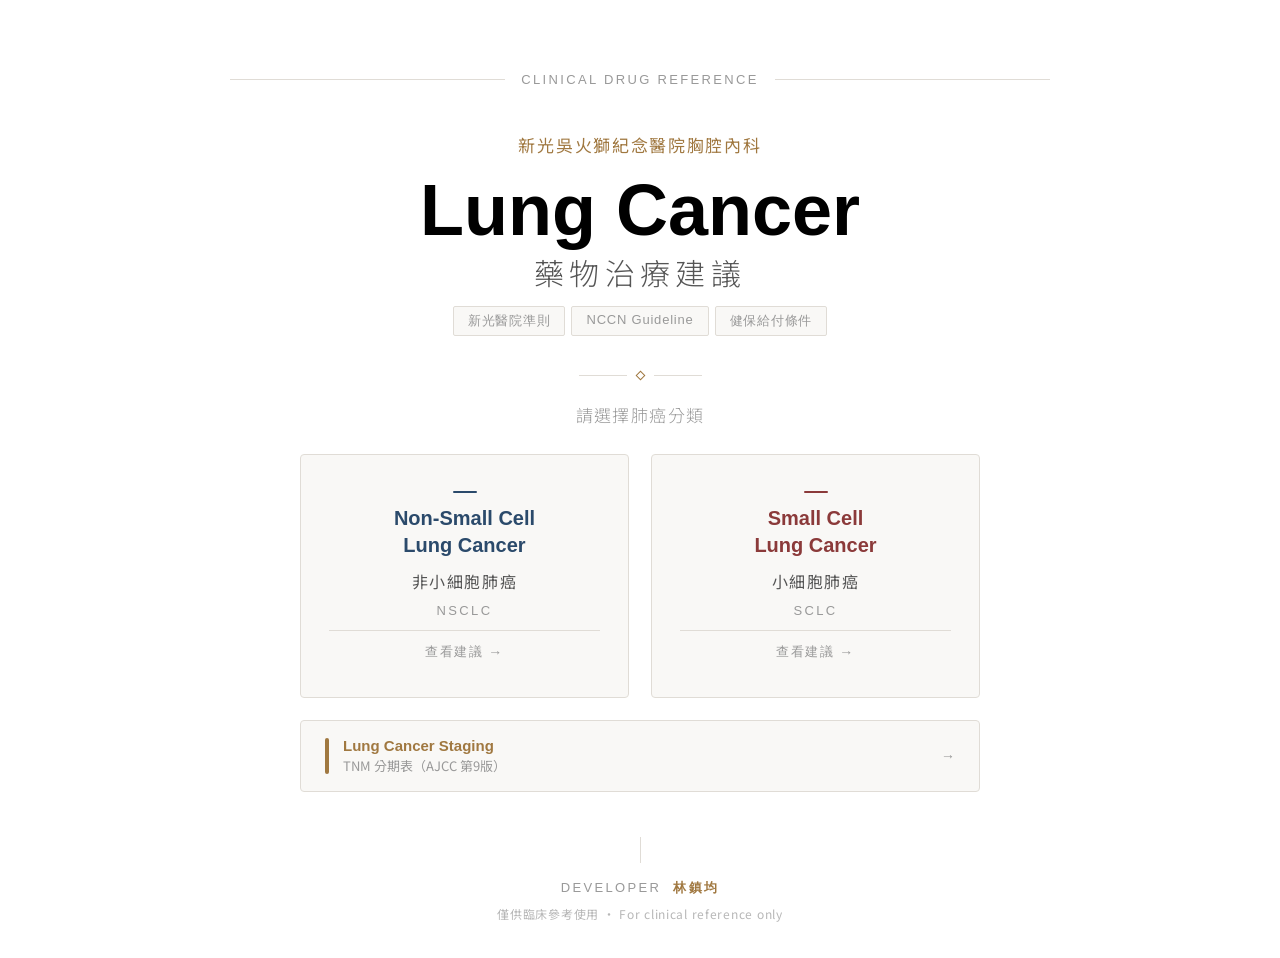
<file: lung-cancer-home (1).html>
<!DOCTYPE html>
<html lang="zh-TW">
<head>
  <meta charset="UTF-8" />
  <meta name="viewport" content="width=device-width, initial-scale=1.0" />
  <title>Lung Cancer 藥物治療建議</title>
  <link href="https://fonts.googleapis.com/css2?family=Noto+Sans+TC:wght@300;400;500;700&display=swap" rel="stylesheet" />
  <style>
    :root {
      --bg: #ffffff;
      --surface: #f9f8f6;
      --ink: #1a1a1a;
      --ink-light: #555;
      --ink-muted: #999;
      --rule: #e0dcd6;
      --sclc: #8b3a3a;
      --nsclc: #2b4a6b;
      --gold: #a07840;
      --green: #3a6b4a;
      --green-bg: #f3f9f5;
      --green-border: #c0deca;
      --amber: #7a5a1a;
      --amber-bg: #fdf8f0;
      --amber-border: #e0ccaa;
      --blue: #1a3a6b;
      --blue-bg: #f0f4fb;
      --blue-border: #b8cce8;
      --purple: #4a1a6b;
      --purple-bg: #f6f0fb;
      --purple-border: #cdb8e8;
      --red-bg: #fdf3f3;
      --red-border: #e8c0c0;
    }

    *, *::before, *::after { box-sizing: border-box; margin: 0; padding: 0; }
    html, body { min-height: 100%; background: var(--bg); color: var(--ink); font-family: 'Noto Sans TC', Arial, sans-serif; -webkit-font-smoothing: antialiased; }

    /* ── Screen ── */
    .screen { display: none; min-height: 100vh; flex-direction: column; align-items: center; }
    .screen.active { display: flex; }

    .page-wrap { width: 100%; display: flex; flex-direction: column; align-items: center; min-height: 100vh; padding: clamp(36px,7vw,72px) clamp(20px,5vw,56px) 36px; }

    /* ── Nav ── */
    .nav-row { width: 100%; max-width: 820px; display: flex; justify-content: space-between; align-items: center; margin-bottom: 0; }
    .back-btn { font-family: Arial, sans-serif; font-size: 15px; letter-spacing: 0.08em; color: var(--ink-muted); background: none; border: 1px solid var(--rule); border-radius: 2px; padding: 9px 18px; cursor: pointer; display: flex; align-items: center; gap: 6px; transition: color 0.2s, border-color 0.2s; }
    .back-btn:hover { color: var(--ink); border-color: var(--ink-muted); }
    .back-btn::before { content: '←'; font-size: 16px; }
    .nav-label { font-family: Arial, sans-serif; font-size: 13px; letter-spacing: 0.18em; text-transform: uppercase; color: var(--ink-muted); }

    /* ── Top rule ── */
    .top-rule { width: 100%; max-width: 820px; display: flex; align-items: center; gap: 16px; }
    .top-rule::before,.top-rule::after { content:''; flex:1; height:1px; background:var(--rule); }
    .top-rule span { font-family:Arial,sans-serif; font-size:13px; letter-spacing:0.18em; text-transform:uppercase; color:var(--ink-muted); white-space:nowrap; }

    /* ── Headers ── */
    .hospital-tag { font-family:'Noto Sans TC',sans-serif; font-size:clamp(15px,2.2vw,17px); font-weight:400; letter-spacing:0.1em; color:var(--gold); margin-bottom:16px; }
    h1 { font-family:Arial,sans-serif; font-weight:700; font-size:clamp(38px,7vw,72px); line-height:1.05; color:#000000; text-align:center; }
    h1 .sub { display:block; font-family:'Noto Sans TC',sans-serif; font-weight:300; font-size:clamp(20px,3.2vw,30px); letter-spacing:0.18em; color:var(--ink-light); margin-top:8px; }

    @media (prefers-color-scheme: dark) {
      #screen-home h1 { color: #f0f0f0; }
      #screen-home h1 .sub { color: #b0b0b0; }
    }

    .source-tags { display:flex; flex-wrap:wrap; justify-content:center; gap:6px; margin-top:18px; }
    .source-tag { font-family:Arial,sans-serif; font-size:13px; letter-spacing:0.06em; border:1px solid var(--rule); padding:5px 14px; border-radius:2px; color:var(--ink-muted); background:var(--surface); }

    .ornament { display:flex; align-items:center; justify-content:center; gap:10px; margin:clamp(24px,4vh,44px) 0 clamp(14px,2.5vh,26px); }
    .orn-line { width:48px; height:1px; background:var(--rule); }
    .orn-diamond { width:7px; height:7px; border:1px solid var(--gold); transform:rotate(45deg); }

    .prompt { font-family:'Noto Sans TC',sans-serif; font-size:clamp(15px,2.2vw,17px); font-weight:300; color:var(--ink-muted); letter-spacing:0.08em; text-align:center; margin-bottom:clamp(18px,3vh,32px); }

    /* ── Page heading (sub pages) ── */
    .page-heading { text-align:center; margin-top:clamp(18px,3.5vh,36px); width:100%; max-width:820px; }
    .page-heading .ph-type { font-family:Arial,sans-serif; font-size:13px; letter-spacing:0.14em; text-transform:uppercase; color:var(--ink-muted); margin-bottom:8px; }
    .page-heading .ph-title { font-family:Arial,sans-serif; font-weight:700; font-size:clamp(24px,4.5vw,42px); line-height:1.15; }
    .page-heading .ph-zh { font-family:'Noto Sans TC',sans-serif; font-weight:300; font-size:clamp(16px,2.4vw,20px); letter-spacing:0.12em; color:var(--ink-light); margin-top:6px; }
    .sclc-color { color:var(--sclc); }
    .nsclc-color { color:var(--nsclc); }
    .staging-card:hover { border-color:var(--gold); }
    .staging-card:hover div[style*="→"] { transform:translateX(4px); color:var(--gold); }

    /* ── Nav cards ── */
    .cards { display:grid; gap:clamp(12px,2.5vw,22px); width:100%; }
    .cards-2 { grid-template-columns:repeat(auto-fit,minmax(min(100%,260px),1fr)); max-width:680px; }
    .cards-3 { grid-template-columns:repeat(auto-fit,minmax(min(100%,220px),1fr)); max-width:820px; }
    .cards-4 { grid-template-columns:repeat(auto-fit,minmax(min(100%,200px),1fr)); max-width:900px; }
    @media(min-width:860px){ .cards-2{grid-template-columns:1fr 1fr;} }
    @media(min-width:760px){ .cards-3{grid-template-columns:1fr 1fr 1fr;} }
    @media(min-width:960px){ .cards-4{grid-template-columns:1fr 1fr 1fr 1fr;} }
    @media(max-width:599px){ .cards-4{grid-template-columns:1fr 1fr;} }
    @media(max-width:360px){ .cards-4{grid-template-columns:1fr;} }

    .card { background:var(--surface); border:1px solid var(--rule); border-radius:4px; padding:clamp(22px,4vw,36px) clamp(18px,3vw,28px); cursor:pointer; text-decoration:none; display:flex; flex-direction:column; align-items:center; gap:10px; transition:box-shadow .26s,transform .26s,border-color .26s; -webkit-tap-highlight-color:transparent; }
    .card:hover { transform:translateY(-5px); box-shadow:0 14px 36px rgba(0,0,0,.07); }
    .card:active { transform:translateY(-1px); }
    .card-accent { width:24px; height:2px; border-radius:1px; margin-bottom:2px; }
    .sclc-card .card-accent { background:var(--sclc); }
    .nsclc-card .card-accent { background:var(--nsclc); }
    .sclc-card:hover { border-color:var(--sclc); }
    .nsclc-card:hover { border-color:var(--nsclc); }
    .card-en { font-family:Arial,sans-serif; font-weight:700; font-size:clamp(16px,2.6vw,20px); text-align:center; line-height:1.35; }
    .sclc-card .card-en { color:var(--sclc); }
    .nsclc-card .card-en { color:var(--nsclc); }
    .card-zh { font-family:'Noto Sans TC',sans-serif; font-size:clamp(14px,2vw,16px); color:var(--ink-light); letter-spacing:0.1em; text-align:center; }
    .card-abbr { font-family:Arial,sans-serif; font-size:13px; letter-spacing:0.18em; color:var(--ink-muted); }
    .card-note { font-family:'Noto Sans TC',sans-serif; font-size:13px; color:var(--ink-muted); text-align:center; line-height:1.6; letter-spacing:0.03em; }
    .card-divider { width:100%; height:1px; background:var(--rule); margin:2px 0; }
    .card-cta { font-family:Arial,sans-serif; font-size:13px; letter-spacing:0.12em; text-transform:uppercase; color:var(--ink-muted); display:flex; align-items:center; gap:5px; transition:color .2s; }
    .card-cta::after { content:'→'; font-size:14px; transition:transform .2s; }
    .card:hover .card-cta::after { transform:translateX(3px); }
    .sclc-card:hover .card-cta { color:var(--sclc); }
    .nsclc-card:hover .card-cta { color:var(--nsclc); }

    /* ── Detail body ── */
    .detail-body { width:100%; max-width:820px; margin-top:clamp(20px,3.5vh,36px); display:flex; flex-direction:column; gap:clamp(16px,3vh,26px); flex:1; }

    /* ── Treatment block ── */
    .tx-block { border:1px solid var(--rule); border-radius:6px; overflow:hidden; }
    .tx-block-header { padding:12px 20px; display:flex; align-items:center; gap:10px; flex-wrap:wrap; }
    .tx-block-badge { font-family:Arial,sans-serif; font-size:11px; letter-spacing:0.12em; text-transform:uppercase; padding:4px 12px; border-radius:2px; font-weight:700; flex-shrink:0; }
    .tx-block-title { font-family:Arial,sans-serif; font-weight:700; font-size:clamp(14px,2.2vw,17px); }
    .tx-block-sub { font-family:'Noto Sans TC',sans-serif; font-size:13px; color:var(--ink-muted); margin-left:auto; letter-spacing:0.04em; flex-shrink:0; }

    /* colour themes for blocks */
    .theme-green .tx-block-header  { background:var(--green-bg); border-bottom:1px solid var(--green-border); }
    .theme-green .tx-block-badge   { background:var(--green); color:#fff; }
    .theme-green .tx-block-title   { color:var(--green); }
    .theme-amber .tx-block-header  { background:var(--amber-bg); border-bottom:1px solid var(--amber-border); }
    .theme-amber .tx-block-badge   { background:var(--amber); color:#fff; }
    .theme-amber .tx-block-title   { color:var(--amber); }
    .theme-blue .tx-block-header   { background:var(--blue-bg); border-bottom:1px solid var(--blue-border); }
    .theme-blue .tx-block-badge    { background:var(--blue); color:#fff; }
    .theme-blue .tx-block-title    { color:var(--blue); }
    .theme-purple .tx-block-header { background:var(--purple-bg); border-bottom:1px solid var(--purple-border); }
    .theme-purple .tx-block-badge  { background:var(--purple); color:#fff; }
    .theme-purple .tx-block-title  { color:var(--purple); }
    .theme-red .tx-block-header    { background:var(--red-bg); border-bottom:1px solid var(--red-border); }
    .theme-red .tx-block-badge     { background:var(--sclc); color:#fff; }
    .theme-red .tx-block-title     { color:var(--sclc); }

    .tx-block-body { padding:clamp(14px,2.5vw,22px); display:flex; flex-direction:column; gap:12px; background:#fff; }

    .tx-row { display:flex; flex-direction:column; gap:6px; }
    .tx-row-label { font-family:Arial,sans-serif; font-size:12px; letter-spacing:0.14em; text-transform:uppercase; color:var(--ink-muted); }
    .tx-row-label.warn { color:var(--amber); }

    .tx-pill-row { display:flex; flex-wrap:wrap; gap:6px; align-items:center; }
    .tx-plus  { font-family:Arial,sans-serif; font-size:15px; color:var(--ink-muted); padding:0 2px; }
    .tx-arrow { font-family:Arial,sans-serif; font-size:17px; color:#ccc; padding:0 2px; }

    .pill { font-family:Arial,sans-serif; font-size:clamp(13px,2vw,15px); font-weight:700; padding:6px 14px; border-radius:3px; letter-spacing:0.02em; white-space:nowrap; }
    .pill-chemo  { background:#eef2f8; color:#1a3a6b; border:1px solid #c8d4e8; }
    .pill-rt     { background:#f8eef2; color:#6b1a3a; border:1px solid #e8c8d4; }
    .pill-surg   { background:#eef8f2; color:#1a6b3a; border:1px solid #c8e8d4; }
    .pill-pci    { background:#f5f0e8; color:#6b4a1a; border:1px solid #e0d0b0; }
    .pill-immuno { background:#f3eefb; color:#4a1a6b; border:1px solid #d4c8e8; }
    .pill-bsc    { background:#f5f5f5; color:#555; border:1px solid #ddd; }
    .pill-self   { background:#fff8ec; color:#a07000; border:1px solid #e0c870; }

    .pill-tag { font-family:Arial,sans-serif; font-size:11px; padding:3px 8px; border-radius:2px; vertical-align:middle; margin-left:2px; font-weight:700; letter-spacing:0.06em; }
    .tag-nhi  { background:#d4ecd8; color:#1a6b2a; border:1px solid #a8d8b0; }
    .tag-self { background:#ffecc8; color:#a07000; border:1px solid #e0c870; }

    .tx-divider { height:1px; background:var(--rule); margin:4px 0; }

    .tx-or { font-family:Arial,sans-serif; font-size:12px; letter-spacing:0.1em; text-transform:uppercase; color:var(--ink-muted); text-align:center; padding:6px 0; position:relative; }
    .tx-or::before,.tx-or::after { content:''; position:absolute; top:50%; width:calc(50% - 22px); height:1px; background:var(--rule); }
    .tx-or::before { left:0; }
    .tx-or::after  { right:0; }

    .tx-note { font-family:'Noto Sans TC',sans-serif; font-size:14px; color:var(--ink-muted); line-height:1.65; letter-spacing:0.03em; }

    /* info / warning boxes */
    .info-box { border-radius:4px; padding:12px 16px; }
    .info-box-title { font-family:Arial,sans-serif; font-size:12px; letter-spacing:0.14em; text-transform:uppercase; font-weight:700; margin-bottom:6px; }
    .info-box-body  { font-family:'Noto Sans TC',sans-serif; font-size:14px; line-height:1.7; letter-spacing:0.03em; color:var(--ink-light); }

    .box-gold   { background:var(--amber-bg); border:1px solid var(--amber-border); }
    .box-gold .info-box-title { color:var(--amber); }
    .box-blue   { background:var(--blue-bg); border:1px solid var(--blue-border); }
    .box-blue .info-box-title { color:var(--blue); }
    .box-green  { background:var(--green-bg); border:1px solid var(--green-border); }
    .box-green .info-box-title { color:var(--green); }

    /* drug list */
    .drug-list { list-style:none; display:flex; flex-direction:column; gap:9px; }
    .drug-list li { display:flex; align-items:center; gap:8px; font-family:Arial,sans-serif; font-size:15px; font-weight:700; }
    .drug-list li::before { content:''; width:6px; height:6px; border-radius:50%; flex-shrink:0; }
    .drug-list.chemo  li::before { background:var(--blue); }
    .drug-list.immuno li::before { background:var(--purple); }
    .drug-list.mixed  li::before { background:var(--sclc); }

    /* ── Footer ── */
    .footer { margin-top:clamp(32px,5vh,56px); text-align:center; }
    .footer-rule { width:1px; height:26px; background:var(--rule); margin:0 auto 16px; }
    .footer-dev { font-family:Arial,sans-serif; font-size:13px; letter-spacing:0.18em; text-transform:uppercase; color:var(--ink-muted); }
    .footer-dev strong { color:var(--gold); font-weight:700; }
    .footer-note { margin-top:8px; font-family:'Noto Sans TC',sans-serif; font-size:12px; color:var(--ink-muted); letter-spacing:0.06em; opacity:.7; }

    /* ── Stage pills ── */
    .stage-pill { font-family:Arial,sans-serif; font-weight:700; font-size:12px; padding:4px 8px; border-radius:3px; display:inline-block; letter-spacing:0.04em; }
    .s-ia   { background:#e8f5e9; color:#2e7d32; border:1px solid #a5d6a7; }
    .s-ib   { background:#f1f8e9; color:#558b2f; border:1px solid #c5e1a5; }
    .s-iia  { background:#fff8e1; color:#f57f17; border:1px solid #ffe082; }
    .s-iib  { background:#fff3e0; color:#e65100; border:1px solid #ffcc80; }
    .s-iiia { background:#fce4ec; color:#c62828; border:1px solid #ef9a9a; }
    .s-iiib { background:#f3e5f5; color:#6a1b9a; border:1px solid #ce93d8; }
    .s-iiic { background:#ede7f6; color:#4527a0; border:1px solid #b39ddb; }
    .s-iva  { background:#e8eaf6; color:#283593; border:1px solid #9fa8da; }
    .s-ivb  { background:#eceff1; color:#263238; border:1px solid #90a4ae; }

    /* ── Anim ── */
    .anim { animation:fadeUp .55s ease both; }
    .d1{animation-delay:.06s} .d2{animation-delay:.12s} .d3{animation-delay:.18s} .d4{animation-delay:.24s}
    @keyframes fadeUp { from{opacity:0;transform:translateY(14px)} to{opacity:1;transform:translateY(0)} }
  </style>
</head>
<body>

<!-- ══════════ HOME ══════════ -->
<div id="screen-home" class="screen active">
  <div class="page-wrap">
    <div class="top-rule anim"><span>Clinical Drug Reference</span></div>
    <header style="text-align:center;margin-top:clamp(28px,5vh,52px);" class="anim d1">
      <div class="hospital-tag">新光吳火獅紀念醫院胸腔內科</div>
      <h1>Lung Cancer<span class="sub">藥物治療建議</span></h1>
      <div class="source-tags">
        <span class="source-tag">新光醫院準則</span>
        <span class="source-tag">NCCN Guideline</span>
        <span class="source-tag">健保給付條件</span>
      </div>
    </header>
    <div class="ornament anim d2"><div class="orn-line"></div><div class="orn-diamond"></div><div class="orn-line"></div></div>
    <main style="width:100%;display:flex;flex-direction:column;align-items:center;">
      <p class="prompt anim d2">請選擇肺癌分類</p>
      <div class="cards cards-2 anim d3">
        <a class="card nsclc-card" onclick="goTo('screen-nsclc')">
          <div class="card-accent"></div><div class="card-en">Non-Small Cell<br>Lung Cancer</div>
          <div class="card-zh">非小細胞肺癌</div><div class="card-abbr">NSCLC</div>
          <div class="card-divider"></div><div class="card-cta">查看建議</div>
        </a>
        <a class="card sclc-card" onclick="goTo('screen-sclc')">
          <div class="card-accent"></div><div class="card-en">Small Cell<br>Lung Cancer</div>
          <div class="card-zh">小細胞肺癌</div><div class="card-abbr">SCLC</div>
          <div class="card-divider"></div><div class="card-cta">查看建議</div>
        </a>
      </div>
      <!-- Staging button -->
      <div style="margin-top:clamp(14px,2.5vh,24px);width:100%;max-width:680px;" class="anim d4">
        <a class="card staging-card" onclick="goTo('screen-staging')" style="flex-direction:row;justify-content:space-between;align-items:center;padding:16px 24px;gap:12px;">
          <div style="display:flex;align-items:center;gap:14px;">
            <div style="width:4px;height:36px;background:var(--gold);border-radius:2px;flex-shrink:0;"></div>
            <div>
              <div style="font-family:Arial,sans-serif;font-weight:700;font-size:15px;color:var(--gold);">Lung Cancer Staging</div>
              <div style="font-family:'Noto Sans TC',sans-serif;font-size:13px;color:var(--ink-muted);margin-top:2px;">TNM 分期表（AJCC 第9版）</div>
            </div>
          </div>
          <div style="font-family:Arial,sans-serif;font-size:14px;color:var(--ink-muted);">→</div>
        </a>
      </div>
    </main>
    <footer class="footer anim d4"><div class="footer-rule"></div><div class="footer-dev">Developer &nbsp;<strong>林鎮均</strong></div><p class="footer-note">僅供臨床參考使用 · For clinical reference only</p></footer>
  </div>
</div>

<!-- ══════════ STAGING ══════════ -->
<div id="screen-staging" class="screen">
  <div class="page-wrap">
    <div class="nav-row anim"><button class="back-btn" onclick="goTo('screen-home')">返回首頁</button><span class="nav-label">Staging</span></div>
    <div class="page-heading anim d1">
      <div class="ph-type">AJCC 9th Edition · TNM Classification</div>
      <div class="ph-title" style="color:var(--gold);">Lung Cancer Staging</div>
      <div class="ph-zh">肺癌 TNM 分期表</div>
    </div>
    <div class="ornament anim d1"><div class="orn-line"></div><div class="orn-diamond"></div><div class="orn-line"></div></div>

    <div class="detail-body anim d2">

      <!-- T descriptor REMOVED -->
      <!-- M descriptor REMOVED -->
      <!-- Stage grouping — FIRST -->
      <div class="tx-block theme-red">
        <div class="tx-block-header">
          <span class="tx-block-badge">Stage</span>
          <span class="tx-block-title">TNM Stage Grouping（AJCC 9th Edition）</span>
        </div>
        <div class="tx-block-body" style="padding:0;overflow-x:auto;">
          <table style="width:100%;border-collapse:collapse;font-family:Arial,sans-serif;font-size:13px;min-width:480px;">
            <thead>
              <tr style="background:var(--sclc);color:#fff;">
                <th style="padding:9px 10px;text-align:left;border-right:1px solid rgba(255,255,255,0.25);width:12%;">T/M</th>
                <th style="padding:9px 10px;text-align:left;border-right:1px solid rgba(255,255,255,0.25);width:28%;">Label</th>
                <th style="padding:9px 8px;text-align:center;border-right:1px solid rgba(255,255,255,0.25);">N0</th>
                <th style="padding:9px 8px;text-align:center;border-right:1px solid rgba(255,255,255,0.25);">N1</th>
                <th style="padding:9px 8px;text-align:center;border-right:1px solid rgba(255,255,255,0.25);">N2a</th>
                <th style="padding:9px 8px;text-align:center;border-right:1px solid rgba(255,255,255,0.25);">N2b</th>
                <th style="padding:9px 8px;text-align:center;">N3</th>
              </tr>
            </thead>
            <tbody>
              <!-- T1 -->
              <tr style="border-bottom:1px solid var(--rule);">
                <td style="padding:8px 10px;font-weight:700;color:var(--ink);background:#f0f0f0;border-right:1px solid var(--rule);" rowspan="3">T1</td>
                <td style="padding:8px 10px;color:var(--ink-light);border-right:1px solid var(--rule);">T1a ≤1 cm</td>
                <td style="padding:8px 6px;text-align:center;"><span class="stage-pill s-ia">IA1</span></td>
                <td style="padding:8px 6px;text-align:center;"><span class="stage-pill s-iia">IIA</span></td>
                <td style="padding:8px 6px;text-align:center;"><span class="stage-pill s-iib">IIB</span></td>
                <td style="padding:8px 6px;text-align:center;"><span class="stage-pill s-iiia">IIIA</span></td>
                <td style="padding:8px 6px;text-align:center;"><span class="stage-pill s-iiib">IIIB</span></td>
              </tr>
              <tr style="border-bottom:1px solid var(--rule);background:var(--surface);">
                <td style="padding:8px 10px;color:var(--ink-light);border-right:1px solid var(--rule);">T1b >1 to ≤2 cm</td>
                <td style="padding:8px 6px;text-align:center;"><span class="stage-pill s-ia">IA2</span></td>
                <td style="padding:8px 6px;text-align:center;"><span class="stage-pill s-iia">IIA</span></td>
                <td style="padding:8px 6px;text-align:center;"><span class="stage-pill s-iib">IIB</span></td>
                <td style="padding:8px 6px;text-align:center;"><span class="stage-pill s-iiia">IIIA</span></td>
                <td style="padding:8px 6px;text-align:center;"><span class="stage-pill s-iiib">IIIB</span></td>
              </tr>
              <tr style="border-bottom:2px solid var(--rule);">
                <td style="padding:8px 10px;color:var(--ink-light);border-right:1px solid var(--rule);">T1c >2 to ≤3 cm</td>
                <td style="padding:8px 6px;text-align:center;"><span class="stage-pill s-ia">IA3</span></td>
                <td style="padding:8px 6px;text-align:center;"><span class="stage-pill s-iia">IIA</span></td>
                <td style="padding:8px 6px;text-align:center;"><span class="stage-pill s-iib">IIB</span></td>
                <td style="padding:8px 6px;text-align:center;"><span class="stage-pill s-iiia">IIIA</span></td>
                <td style="padding:8px 6px;text-align:center;"><span class="stage-pill s-iiib">IIIB</span></td>
              </tr>
              <!-- T2 -->
              <tr style="border-bottom:1px solid var(--rule);background:var(--surface);">
                <td style="padding:8px 10px;font-weight:700;color:var(--ink);background:#f0f0f0;border-right:1px solid var(--rule);" rowspan="3">T2</td>
                <td style="padding:8px 10px;color:var(--ink-light);border-right:1px solid var(--rule);">T2a ≤3 to ≤4 cm</td>
                <td style="padding:8px 6px;text-align:center;"><span class="stage-pill s-ib">IB</span></td>
                <td style="padding:8px 6px;text-align:center;"><span class="stage-pill s-iib">IIB</span></td>
                <td style="padding:8px 6px;text-align:center;"><span class="stage-pill s-iiia">IIIA</span></td>
                <td style="padding:8px 6px;text-align:center;"><span class="stage-pill s-iiib">IIIB</span></td>
                <td style="padding:8px 6px;text-align:center;"><span class="stage-pill s-iiib">IIIB</span></td>
              </tr>
              <tr style="border-bottom:1px solid var(--rule);">
                <td style="padding:8px 10px;color:var(--ink-light);border-right:1px solid var(--rule);">T2a >3 to ≤4 cm</td>
                <td style="padding:8px 6px;text-align:center;"><span class="stage-pill s-ib">IB</span></td>
                <td style="padding:8px 6px;text-align:center;"><span class="stage-pill s-iib">IIB</span></td>
                <td style="padding:8px 6px;text-align:center;"><span class="stage-pill s-iiia">IIIA</span></td>
                <td style="padding:8px 6px;text-align:center;"><span class="stage-pill s-iiib">IIIB</span></td>
                <td style="padding:8px 6px;text-align:center;"><span class="stage-pill s-iiib">IIIB</span></td>
              </tr>
              <tr style="border-bottom:2px solid var(--rule);background:var(--surface);">
                <td style="padding:8px 10px;color:var(--ink-light);border-right:1px solid var(--rule);">T2b >4 to ≤5 cm</td>
                <td style="padding:8px 6px;text-align:center;"><span class="stage-pill s-iia">IIA</span></td>
                <td style="padding:8px 6px;text-align:center;"><span class="stage-pill s-iib">IIB</span></td>
                <td style="padding:8px 6px;text-align:center;"><span class="stage-pill s-iiia">IIIA</span></td>
                <td style="padding:8px 6px;text-align:center;"><span class="stage-pill s-iiib">IIIB</span></td>
                <td style="padding:8px 6px;text-align:center;"><span class="stage-pill s-iiib">IIIB</span></td>
              </tr>
              <!-- T3 -->
              <tr style="border-bottom:1px solid var(--rule);">
                <td style="padding:8px 10px;font-weight:700;color:var(--ink);background:#f0f0f0;border-right:1px solid var(--rule);" rowspan="3">T3</td>
                <td style="padding:8px 10px;color:var(--ink-light);border-right:1px solid var(--rule);">T3 >5 to ≤7 cm</td>
                <td style="padding:8px 6px;text-align:center;"><span class="stage-pill s-iib">IIB</span></td>
                <td style="padding:8px 6px;text-align:center;"><span class="stage-pill s-iiia">IIIA</span></td>
                <td style="padding:8px 6px;text-align:center;"><span class="stage-pill s-iiia">IIIA</span></td>
                <td style="padding:8px 6px;text-align:center;"><span class="stage-pill s-iiib">IIIB</span></td>
                <td style="padding:8px 6px;text-align:center;"><span class="stage-pill s-iiic">IIIC</span></td>
              </tr>
              <tr style="border-bottom:1px solid var(--rule);background:var(--surface);">
                <td style="padding:8px 10px;color:var(--ink-light);border-right:1px solid var(--rule);">T3 Invasion</td>
                <td style="padding:8px 6px;text-align:center;"><span class="stage-pill s-iib">IIB</span></td>
                <td style="padding:8px 6px;text-align:center;"><span class="stage-pill s-iiia">IIIA</span></td>
                <td style="padding:8px 6px;text-align:center;"><span class="stage-pill s-iiia">IIIA</span></td>
                <td style="padding:8px 6px;text-align:center;"><span class="stage-pill s-iiib">IIIB</span></td>
                <td style="padding:8px 6px;text-align:center;"><span class="stage-pill s-iiic">IIIC</span></td>
              </tr>
              <tr style="border-bottom:2px solid var(--rule);">
                <td style="padding:8px 10px;color:var(--ink-light);border-right:1px solid var(--rule);">T3 Satellite nodules</td>
                <td style="padding:8px 6px;text-align:center;"><span class="stage-pill s-iib">IIB</span></td>
                <td style="padding:8px 6px;text-align:center;"><span class="stage-pill s-iiia">IIIA</span></td>
                <td style="padding:8px 6px;text-align:center;"><span class="stage-pill s-iiia">IIIA</span></td>
                <td style="padding:8px 6px;text-align:center;"><span class="stage-pill s-iiib">IIIB</span></td>
                <td style="padding:8px 6px;text-align:center;"><span class="stage-pill s-iiic">IIIC</span></td>
              </tr>
              <!-- T4 -->
              <tr style="border-bottom:1px solid var(--rule);background:var(--surface);">
                <td style="padding:8px 10px;font-weight:700;color:var(--ink);background:#f0f0f0;border-right:1px solid var(--rule);" rowspan="3">T4</td>
                <td style="padding:8px 10px;color:var(--ink-light);border-right:1px solid var(--rule);">T4 >7 cm</td>
                <td style="padding:8px 6px;text-align:center;"><span class="stage-pill s-iiia">IIIA</span></td>
                <td style="padding:8px 6px;text-align:center;"><span class="stage-pill s-iiia">IIIA</span></td>
                <td style="padding:8px 6px;text-align:center;"><span class="stage-pill s-iiib">IIIB</span></td>
                <td style="padding:8px 6px;text-align:center;"><span class="stage-pill s-iiib">IIIB</span></td>
                <td style="padding:8px 6px;text-align:center;"><span class="stage-pill s-iiic">IIIC</span></td>
              </tr>
              <tr style="border-bottom:1px solid var(--rule);">
                <td style="padding:8px 10px;color:var(--ink-light);border-right:1px solid var(--rule);">T4 Invasion</td>
                <td style="padding:8px 6px;text-align:center;"><span class="stage-pill s-iiia">IIIA</span></td>
                <td style="padding:8px 6px;text-align:center;"><span class="stage-pill s-iiia">IIIA</span></td>
                <td style="padding:8px 6px;text-align:center;"><span class="stage-pill s-iiib">IIIB</span></td>
                <td style="padding:8px 6px;text-align:center;"><span class="stage-pill s-iiib">IIIB</span></td>
                <td style="padding:8px 6px;text-align:center;"><span class="stage-pill s-iiic">IIIC</span></td>
              </tr>
              <tr style="border-bottom:2px solid var(--rule);background:var(--surface);">
                <td style="padding:8px 10px;color:var(--ink-light);border-right:1px solid var(--rule);">T4 Ipsilateral nodules</td>
                <td style="padding:8px 6px;text-align:center;"><span class="stage-pill s-iiia">IIIA</span></td>
                <td style="padding:8px 6px;text-align:center;"><span class="stage-pill s-iiia">IIIA</span></td>
                <td style="padding:8px 6px;text-align:center;"><span class="stage-pill s-iiib">IIIB</span></td>
                <td style="padding:8px 6px;text-align:center;"><span class="stage-pill s-iiib">IIIB</span></td>
                <td style="padding:8px 6px;text-align:center;"><span class="stage-pill s-iiic">IIIC</span></td>
              </tr>
              <!-- M1 -->
              <tr style="border-bottom:1px solid var(--rule);">
                <td style="padding:8px 10px;font-weight:700;color:var(--ink);background:#f0f0f0;border-right:1px solid var(--rule);" rowspan="5">M1</td>
                <td style="padding:8px 10px;color:var(--ink-light);border-right:1px solid var(--rule);">M1a Contralateral nodules</td>
                <td style="padding:8px 6px;text-align:center;"><span class="stage-pill s-iva">IVA</span></td>
                <td style="padding:8px 6px;text-align:center;"><span class="stage-pill s-iva">IVA</span></td>
                <td style="padding:8px 6px;text-align:center;"><span class="stage-pill s-iva">IVA</span></td>
                <td style="padding:8px 6px;text-align:center;"><span class="stage-pill s-iva">IVA</span></td>
                <td style="padding:8px 6px;text-align:center;"><span class="stage-pill s-iva">IVA</span></td>
              </tr>
              <tr style="border-bottom:1px solid var(--rule);background:var(--surface);">
                <td style="padding:8px 10px;color:var(--ink-light);border-right:1px solid var(--rule);">M1a Pleural, pericardial effusion</td>
                <td style="padding:8px 6px;text-align:center;"><span class="stage-pill s-iva">IVA</span></td>
                <td style="padding:8px 6px;text-align:center;"><span class="stage-pill s-iva">IVA</span></td>
                <td style="padding:8px 6px;text-align:center;"><span class="stage-pill s-iva">IVA</span></td>
                <td style="padding:8px 6px;text-align:center;"><span class="stage-pill s-iva">IVA</span></td>
                <td style="padding:8px 6px;text-align:center;"><span class="stage-pill s-iva">IVA</span></td>
              </tr>
              <tr style="border-bottom:1px solid var(--rule);">
                <td style="padding:8px 10px;color:var(--ink-light);border-right:1px solid var(--rule);">M1b Single extra-thoracic lesion</td>
                <td style="padding:8px 6px;text-align:center;"><span class="stage-pill s-iva">IVA</span></td>
                <td style="padding:8px 6px;text-align:center;"><span class="stage-pill s-iva">IVA</span></td>
                <td style="padding:8px 6px;text-align:center;"><span class="stage-pill s-iva">IVA</span></td>
                <td style="padding:8px 6px;text-align:center;"><span class="stage-pill s-iva">IVA</span></td>
                <td style="padding:8px 6px;text-align:center;"><span class="stage-pill s-iva">IVA</span></td>
              </tr>
              <tr style="border-bottom:1px solid var(--rule);background:var(--surface);">
                <td style="padding:8px 10px;color:var(--ink-light);border-right:1px solid var(--rule);">M1c1 Multiple extra-thoracic lesions in a single organ</td>
                <td style="padding:8px 6px;text-align:center;"><span class="stage-pill s-ivb">IVB</span></td>
                <td style="padding:8px 6px;text-align:center;"><span class="stage-pill s-ivb">IVB</span></td>
                <td style="padding:8px 6px;text-align:center;"><span class="stage-pill s-ivb">IVB</span></td>
                <td style="padding:8px 6px;text-align:center;"><span class="stage-pill s-ivb">IVB</span></td>
                <td style="padding:8px 6px;text-align:center;"><span class="stage-pill s-ivb">IVB</span></td>
              </tr>
              <tr>
                <td style="padding:8px 10px;color:var(--ink-light);border-right:1px solid var(--rule);">M1c2 Multiple extra-thoracic lesions in multiple organ systems</td>
                <td style="padding:8px 6px;text-align:center;"><span class="stage-pill s-ivb">IVB</span></td>
                <td style="padding:8px 6px;text-align:center;"><span class="stage-pill s-ivb">IVB</span></td>
                <td style="padding:8px 6px;text-align:center;"><span class="stage-pill s-ivb">IVB</span></td>
                <td style="padding:8px 6px;text-align:center;"><span class="stage-pill s-ivb">IVB</span></td>
                <td style="padding:8px 6px;text-align:center;"><span class="stage-pill s-ivb">IVB</span></td>
              </tr>
            </tbody>
          </table>
        </div>
      </div>

      <!-- SCLC staging note -->
      <!-- N descriptor -->
      <div class="tx-block theme-green">
        <div class="tx-block-header">
          <span class="tx-block-badge">N</span>
          <span class="tx-block-title">區域淋巴結（Regional Lymph Nodes）</span>
        </div>
        <div class="tx-block-body" style="padding:0;">
          <table style="width:100%;border-collapse:collapse;font-family:Arial,sans-serif;font-size:14px;">
            <thead>
              <tr style="background:var(--green-bg);">
                <th style="padding:10px 14px;text-align:left;font-weight:700;color:var(--green);border-bottom:1px solid var(--green-border);width:22%;">分類</th>
                <th style="padding:10px 14px;text-align:left;font-weight:400;color:var(--ink-light);border-bottom:1px solid var(--green-border);">定義</th>
              </tr>
            </thead>
            <tbody>
              <tr style="border-bottom:1px solid var(--rule);"><td style="padding:9px 14px;font-weight:700;color:var(--green);">NX</td><td style="padding:9px 14px;color:var(--ink-light);">無法評估</td></tr>
              <tr style="border-bottom:1px solid var(--rule);background:var(--surface);"><td style="padding:9px 14px;font-weight:700;color:var(--green);">N0</td><td style="padding:9px 14px;color:var(--ink-light);">無區域淋巴結轉移</td></tr>
              <tr style="border-bottom:1px solid var(--rule);"><td style="padding:9px 14px;font-weight:700;color:var(--green);">N1</td><td style="padding:9px 14px;color:var(--ink-light);">同側支氣管旁、同側肺門淋巴結轉移</td></tr>
              <tr style="border-bottom:1px solid var(--rule);background:var(--surface);"><td style="padding:9px 14px;font-weight:700;color:var(--green);">N2a</td><td style="padding:9px 14px;color:var(--ink-light);">同側縱膈或隆突下單站淋巴結轉移</td></tr>
              <tr style="border-bottom:1px solid var(--rule);"><td style="padding:9px 14px;font-weight:700;color:var(--green);">N2b</td><td style="padding:9px 14px;color:var(--ink-light);">同側縱膈或隆突下多站淋巴結轉移</td></tr>
              <tr style=""><td style="padding:9px 14px;font-weight:700;color:var(--green);">N3</td><td style="padding:9px 14px;color:var(--ink-light);">對側縱膈、對側肺門、同側或對側鎖骨上淋巴結轉移</td></tr>
            </tbody>
          </table>
        </div>
      </div>

      <div class="info-box box-gold" style="margin-top:0;">
        <div class="info-box-title">SCLC 分期說明</div>
        <div class="info-box-body">
          <strong>Limited Stage</strong>：Stage I–III（T any, N any, M0），可納入根治性放射野<br>
          <strong>Extensive Stage</strong>：Stage IV（T any, N any, M1a/b/c），或因多發肺結節而放射野過大之 T3–T4
        </div>
      </div>

    </div>

    <footer class="footer anim d3"><div class="footer-rule"></div><div class="footer-dev">Developer &nbsp;<strong>林鎮均</strong></div><p class="footer-note">僅供臨床參考使用 · For clinical reference only</p></footer>
  </div>
</div>

<!-- ══════════ SCLC MENU ══════════ -->
<div id="screen-sclc" class="screen">
  <div class="page-wrap">
    <div class="nav-row anim"><button class="back-btn" onclick="goTo('screen-home')">返回首頁</button><span class="nav-label">SCLC</span></div>
    <div class="page-heading anim d1">
      <div class="ph-type">Small Cell Lung Cancer</div>
      <div class="ph-title sclc-color">小細胞肺癌</div>
      <div class="ph-zh">請選擇疾病分期</div>
    </div>
    <div class="ornament anim d2"><div class="orn-line"></div><div class="orn-diamond"></div><div class="orn-line"></div></div>
    <main style="width:100%;display:flex;flex-direction:column;align-items:center;">
      <div class="cards cards-2 anim d3">
        <a class="card sclc-card" onclick="goTo('screen-sclc-ls')">
          <div class="card-accent"></div><div class="card-en">Limited Stage</div>
          <div class="card-zh">局限期</div><div class="card-abbr">LD-SCLC</div>
          <div class="card-divider"></div>
          <div class="card-note">侷限於單側胸腔<br>可納入放射野範圍</div>
          <div class="card-divider"></div><div class="card-cta">查看建議</div>
        </a>
        <a class="card sclc-card" onclick="goTo('screen-sclc-es')">
          <div class="card-accent"></div><div class="card-en">Extensive Stage</div>
          <div class="card-zh">廣泛期</div><div class="card-abbr">ED-SCLC</div>
          <div class="card-divider"></div>
          <div class="card-note">超出單側胸腔範圍<br>遠端轉移或惡性積液</div>
          <div class="card-divider"></div><div class="card-cta">查看建議</div>
        </a>
      </div>
    </main>
    <footer class="footer anim d4"><div class="footer-rule"></div><div class="footer-dev">Developer &nbsp;<strong>林鎮均</strong></div><p class="footer-note">僅供臨床參考使用 · For clinical reference only</p></footer>
  </div>
</div>

<!-- ══════════ LD-SCLC ══════════ -->
<div id="screen-sclc-ls" class="screen">
  <div class="page-wrap">
    <div class="nav-row anim"><button class="back-btn" onclick="goTo('screen-sclc')">返回上頁</button><span class="nav-label">LD-SCLC</span></div>
    <div class="page-heading anim d1">
      <div class="ph-type">Limited-Stage SCLC · 局限期小細胞肺癌</div>
      <div class="ph-title sclc-color">Limited Stage</div>
      <div class="ph-zh">藥物治療建議</div>
    </div>
    <div class="ornament anim d1"><div class="orn-line"></div><div class="orn-diamond"></div><div class="orn-line"></div></div>
    <div class="detail-body anim d2">

      <!-- Resectable -->
      <div class="tx-block theme-green">
        <div class="tx-block-header">
          <span class="tx-block-badge">Resectable</span>
          <span class="tx-block-title">Stage I（T1–2, N0）</span>
          <span class="tx-block-sub">可手術切除</span>
        </div>
        <div class="tx-block-body">
          <div class="tx-row">
            <div class="tx-row-label">手術治療</div>
            <div class="tx-pill-row">
              <span class="pill pill-surg">Lobectomy</span>
              <span class="tx-plus">+</span>
              <span class="pill pill-surg">LN Dissection</span>
            </div>
          </div>
          <div class="tx-divider"></div>
          <div class="tx-row">
            <div class="tx-row-label">術後輔助治療</div>
            <div class="tx-pill-row">
              <span class="pill pill-chemo">Adjuvant Chemo</span>
              <span class="tx-plus">±</span>
              <span class="pill pill-rt">RT</span>
            </div>
            <div class="tx-note">首選化療方案：Cisplatin + Etoposide</div>
          </div>
          <div class="tx-divider"></div>
          <div class="info-box box-gold">
            <div class="info-box-title">Prophylactic Cranial Irradiation（PCI）</div>
            <div class="info-box-body">適應症：初始治療後達 <strong>CR</strong> 或 <strong>good PR</strong><br>建議腦部 MRI 評估後決定是否執行 PCI</div>
          </div>
        </div>
      </div>

      <!-- Unresectable -->
      <div class="tx-block theme-amber">
        <div class="tx-block-header">
          <span class="tx-block-badge">Unresectable</span>
          <span class="tx-block-title">無法手術切除</span>
          <span class="tx-block-sub">含 PS 差之病患</span>
        </div>
        <div class="tx-block-body">
          <div class="tx-row">
            <div class="tx-row-label">首選治療 — 同步化放療（CCRT）</div>
            <div class="tx-pill-row">
              <span class="pill pill-chemo">Cisplatin</span>
              <span class="tx-plus">+</span>
              <span class="pill pill-chemo">Etoposide</span>
              <span class="tx-plus">+</span>
              <span class="pill pill-rt">Thoracic RT</span>
            </div>
          </div>
          <div class="tx-divider"></div>
          <div class="info-box box-gold">
            <div class="info-box-title">Prophylactic Cranial Irradiation（PCI）</div>
            <div class="info-box-body">適應症：初始治療後達 <strong>CR</strong> 或 <strong>good PR</strong><br>建議腦部 MRI 評估後決定是否執行 PCI</div>
          </div>
          <div class="tx-divider"></div>
          <div class="tx-row">
            <div class="tx-row-label warn">若無法耐受 CCRT（PS 差）</div>
            <div class="tx-pill-row">
              <span class="pill pill-chemo">化療</span><span class="tx-arrow">→</span><span class="pill pill-rt">再接放療</span>
            </div>
            <div class="tx-or">or</div>
            <div class="tx-pill-row"><span class="pill pill-chemo">單純化學治療</span></div>
            <div class="tx-or">or</div>
            <div class="tx-pill-row"><span class="pill pill-bsc">Best Supportive Care</span></div>
          </div>
        </div>
      </div>

    </div>
    <footer class="footer anim d3"><div class="footer-rule"></div><div class="footer-dev">Developer &nbsp;<strong>林鎮均</strong></div><p class="footer-note">僅供臨床參考使用 · For clinical reference only</p></footer>
  </div>
</div>

<!-- ══════════ ES-SCLC MENU ══════════ -->
<div id="screen-sclc-es" class="screen">
  <div class="page-wrap">
    <div class="nav-row anim"><button class="back-btn" onclick="goTo('screen-sclc')">返回上頁</button><span class="nav-label">ED-SCLC</span></div>
    <div class="page-heading anim d1">
      <div class="ph-type">Extensive-Stage SCLC · 廣泛期小細胞肺癌</div>
      <div class="ph-title sclc-color">Extensive Stage</div>
      <div class="ph-zh">請選擇治療時機</div>
    </div>
    <div class="ornament anim d2"><div class="orn-line"></div><div class="orn-diamond"></div><div class="orn-line"></div></div>
    <main style="width:100%;display:flex;flex-direction:column;align-items:center;">
      <div class="cards cards-2 anim d3">
        <a class="card sclc-card" onclick="goTo('screen-es-1st')">
          <div class="card-accent"></div>
          <div class="card-en">1st Line<br>Therapy</div>
          <div class="card-zh">第一線治療</div>
          <div class="card-divider"></div>
          <div class="card-note">依腦轉移狀態分流</div>
          <div class="card-divider"></div><div class="card-cta">查看建議</div>
        </a>
        <a class="card sclc-card" onclick="goTo('screen-es-recur')">
          <div class="card-accent"></div>
          <div class="card-en">Recurrence /<br>Progression</div>
          <div class="card-zh">復發或疾病進展</div>
          <div class="card-divider"></div>
          <div class="card-note">依復發時間分類</div>
          <div class="card-divider"></div><div class="card-cta">查看建議</div>
        </a>
      </div>
    </main>
    <footer class="footer anim d4"><div class="footer-rule"></div><div class="footer-dev">Developer &nbsp;<strong>林鎮均</strong></div><p class="footer-note">僅供臨床參考使用 · For clinical reference only</p></footer>
  </div>
</div>

<!-- ══════════ ES-SCLC 1st Line MENU ══════════ -->
<div id="screen-es-1st" class="screen">
  <div class="page-wrap">
    <div class="nav-row anim"><button class="back-btn" onclick="goTo('screen-sclc-es')">返回上頁</button><span class="nav-label">ED-SCLC · 1st Line</span></div>
    <div class="page-heading anim d1">
      <div class="ph-type">ES-SCLC · First-Line Therapy</div>
      <div class="ph-title sclc-color">第一線治療</div>
      <div class="ph-zh">請選擇腦轉移狀態</div>
    </div>
    <div class="ornament anim d2"><div class="orn-line"></div><div class="orn-diamond"></div><div class="orn-line"></div></div>
    <main style="width:100%;display:flex;flex-direction:column;align-items:center;">
      <div class="cards cards-2 anim d3">
        <a class="card sclc-card" onclick="goTo('screen-es-no-brain')">
          <div class="card-accent"></div>
          <div class="card-en">No Brain<br>Metastasis</div>
          <div class="card-zh">無腦轉移</div>
          <div class="card-divider"></div>
          <div class="card-note">標準化免疫合併治療<br>健保給付</div>
          <div class="card-divider"></div><div class="card-cta">查看建議</div>
        </a>
        <a class="card sclc-card" onclick="goTo('screen-es-brain')">
          <div class="card-accent"></div>
          <div class="card-en">With Brain<br>Metastasis</div>
          <div class="card-zh">有腦轉移</div>
          <div class="card-divider"></div>
          <div class="card-note">先處理腦轉移<br>再接系統性治療</div>
          <div class="card-divider"></div><div class="card-cta">查看建議</div>
        </a>
      </div>
    </main>
    <footer class="footer anim d4"><div class="footer-rule"></div><div class="footer-dev">Developer &nbsp;<strong>林鎮均</strong></div><p class="footer-note">僅供臨床參考使用 · For clinical reference only</p></footer>
  </div>
</div>

<!-- ══════════ ES-SCLC: No Brain Meta ══════════ -->
<div id="screen-es-no-brain" class="screen">
  <div class="page-wrap">
    <div class="nav-row anim"><button class="back-btn" onclick="goTo('screen-es-1st')">返回上頁</button><span class="nav-label">ED-SCLC · 無腦轉移</span></div>
    <div class="page-heading anim d1">
      <div class="ph-type">ES-SCLC · No Brain Metastasis · 第一線治療</div>
      <div class="ph-title sclc-color">無腦轉移</div>
      <div class="ph-zh">First-Line Therapy</div>
    </div>
    <div class="ornament anim d1"><div class="orn-line"></div><div class="orn-diamond"></div><div class="orn-line"></div></div>
    <div class="detail-body anim d2">

      <!-- 1st line NHI -->
      <div class="tx-block theme-blue">
        <div class="tx-block-header">
          <span class="tx-block-badge">First-Line</span>
          <span class="tx-block-title">標準治療（健保給付）</span>
          <span class="tx-block-sub"><span class="pill-tag tag-nhi">健保</span></span>
        </div>
        <div class="tx-block-body">
          <div class="tx-row">
            <div class="tx-row-label">誘導治療 × 4 cycles</div>
            <div class="tx-pill-row">
              <span class="pill pill-chemo">Platinum</span>
              <span class="tx-plus">+</span>
              <span class="pill pill-chemo">Etoposide</span>
              <span class="tx-plus">+</span>
              <span class="pill pill-immuno">PD-L1 Inhibitor</span>
            </div>
            <div class="tx-note" style="margin-top:4px;">
              PD-L1 inhibitor 選擇：<strong>Atezolizumab</strong> 或 <strong>Durvalumab</strong>
            </div>
          </div>
          <div class="tx-divider"></div>
          <div class="tx-row">
            <div class="tx-row-label">Maintenance（至多 2 年）</div>
            <div class="tx-pill-row">
              <span class="pill pill-immuno">Immunotherapy 單獨維持</span>
            </div>
            <div class="tx-note">Atezolizumab 或 Durvalumab 擇一繼續</div>
          </div>
          <div class="tx-divider"></div>
          <div class="info-box box-blue">
            <div class="info-box-title">健保給付條件</div>
            <div class="info-box-body">
              ✔ Treatment-naïve（初次治療）<br>
              ✔ ECOG PS 0–1<br>
              ✔ 無活動性自體免疫疾病
            </div>
          </div>
        </div>
      </div>

      <!-- Response 後處理 -->
      <div class="tx-block theme-green">
        <div class="tx-block-header">
          <span class="tx-block-badge">Response 後</span>
          <span class="tx-block-title">PR / CR 後處置</span>
          <span class="tx-block-sub">治療反應良好</span>
        </div>
        <div class="tx-block-body">
          <div class="tx-row">
            <div class="tx-row-label">可考慮輔助放療</div>
            <div class="tx-pill-row">
              <span class="pill pill-rt">Consolidative Thoracic RT</span>
            </div>
            <div class="tx-note">胸部鞏固性放療，適用於胸腔殘餘病灶者</div>
          </div>
          <div class="tx-divider"></div>
          <div class="tx-row">
            <div class="tx-row-label">腦部預防</div>
            <div class="tx-pill-row">
              <span class="pill pill-pci">PCI</span>
            </div>
            <div class="tx-note" style="color:var(--amber);">⚠ 因神經毒性疑慮，目前已逐漸不建議常規使用</div>
            <div class="tx-or">建議改為</div>
            <div class="tx-pill-row">
              <span class="pill pill-bsc">MRI Surveillance</span>
              <div style="font-family:'Noto Sans TC',sans-serif;font-size:12px;color:var(--ink-muted);margin-left:4px;">每 3 個月追蹤</div>
            </div>
            <div class="tx-note">以定期腦部 MRI 追蹤取代 PCI 為目前較建議做法</div>
          </div>
        </div>
      </div>

    </div>
    <footer class="footer anim d3"><div class="footer-rule"></div><div class="footer-dev">Developer &nbsp;<strong>林鎮均</strong></div><p class="footer-note">僅供臨床參考使用 · For clinical reference only</p></footer>
  </div>
</div>

<!-- ══════════ ES-SCLC: With Brain Meta ══════════ -->
<div id="screen-es-brain" class="screen">
  <div class="page-wrap">
    <div class="nav-row anim"><button class="back-btn" onclick="goTo('screen-es-1st')">返回上頁</button><span class="nav-label">ED-SCLC · 有腦轉移</span></div>
    <div class="page-heading anim d1">
      <div class="ph-type">ES-SCLC · With Brain Metastasis · 第一線治療</div>
      <div class="ph-title sclc-color">有腦轉移</div>
      <div class="ph-zh">First-Line Therapy</div>
    </div>
    <div class="ornament anim d1"><div class="orn-line"></div><div class="orn-diamond"></div><div class="orn-line"></div></div>
    <div class="detail-body anim d2">

      <!-- Step 1 brain -->
      <div class="tx-block theme-red">
        <div class="tx-block-header">
          <span class="tx-block-badge">Step 1</span>
          <span class="tx-block-title">先處理腦轉移</span>
          <span class="tx-block-sub">Symptomatic / Active</span>
        </div>
        <div class="tx-block-body">
          <div class="tx-row">
            <div class="tx-row-label">腦部放射治療（擇一）</div>
            <div class="tx-pill-row">
              <span class="pill pill-rt">Whole Brain RT</span>
            </div>
            <div class="tx-or">or</div>
            <div class="tx-pill-row">
              <span class="pill pill-rt">Stereotactic Radiosurgery（SRS）</span>
            </div>
          </div>
          <div class="tx-divider"></div>
          <div class="info-box box-gold">
            <div class="info-box-title">注意</div>
            <div class="info-box-body">
              有症狀者：優先腦部放療後再開始系統性治療<br>
              無症狀者：可先給予系統性治療，再安排腦部放療
            </div>
          </div>
        </div>
      </div>

      <!-- Step 2 systemic -->
      <div class="tx-block theme-blue">
        <div class="tx-block-header">
          <span class="tx-block-badge">Step 2</span>
          <span class="tx-block-title">系統性治療</span>
          <span class="tx-block-sub">腦部處理後接續</span>
        </div>
        <div class="tx-block-body">
          <div class="tx-row">
            <div class="tx-row-label">基本化療方案 <span class="pill-tag tag-nhi">健保</span></div>
            <div class="tx-pill-row">
              <span class="pill pill-chemo">Platinum</span>
              <span class="tx-plus">+</span>
              <span class="pill pill-chemo">Etoposide</span>
            </div>
          </div>
          <div class="tx-divider"></div>
          <div class="tx-row">
            <div class="tx-row-label">加自費免疫治療（擇一）<span class="pill-tag tag-self" style="margin-left:6px;">自費</span></div>
            <div class="tx-pill-row">
              <span class="pill pill-immuno">Atezolizumab</span>
            </div>
            <div class="tx-or">or</div>
            <div class="tx-pill-row">
              <span class="pill pill-immuno">Durvalumab</span>
            </div>
          </div>
          <div class="tx-divider"></div>
          <div class="tx-row">
            <div class="tx-row-label">Maintenance</div>
            <div class="tx-pill-row">
              <span class="pill pill-immuno">Maintenance Immunotherapy</span>
            </div>
            <div class="tx-note">治療有反應者可接續免疫維持治療</div>
          </div>
        </div>
      </div>

    </div>
    <footer class="footer anim d3"><div class="footer-rule"></div><div class="footer-dev">Developer &nbsp;<strong>林鎮均</strong></div><p class="footer-note">僅供臨床參考使用 · For clinical reference only</p></footer>
  </div>
</div>

<!-- ══════════ ES-SCLC: Recurrence ══════════ -->
<div id="screen-es-recur" class="screen">
  <div class="page-wrap">
    <div class="nav-row anim"><button class="back-btn" onclick="goTo('screen-sclc-es')">返回上頁</button><span class="nav-label">ED-SCLC · 復發</span></div>
    <div class="page-heading anim d1">
      <div class="ph-type">ES-SCLC · Recurrence or Progression</div>
      <div class="ph-title sclc-color">復發或疾病進展</div>
      <div class="ph-zh">依復發時間分類選擇治療</div>
    </div>
    <div class="ornament anim d1"><div class="orn-line"></div><div class="orn-diamond"></div><div class="orn-line"></div></div>
    <div class="detail-body anim d2">

      <!-- Sensitive relapse -->
      <div class="tx-block theme-green">
        <div class="tx-block-header">
          <span class="tx-block-badge">Sensitive Relapse</span>
          <span class="tx-block-title">復發距上次化療 ≥ 6 個月</span>
          <span class="tx-block-sub">敏感性復發</span>
        </div>
        <div class="tx-block-body">
          <div class="tx-row">
            <div class="tx-row-label">首選 — 重用原方案</div>
            <div class="tx-pill-row">
              <span class="pill pill-chemo">Platinum</span>
              <span class="tx-plus">+</span>
              <span class="pill pill-chemo">Etoposide（EP）</span>
            </div>
            <div class="tx-note">原 platinum + etoposide 方案重新使用</div>
          </div>
          <div class="tx-divider"></div>
          <div class="tx-row">
            <div class="tx-row-label">其他二線選項</div>
            <ul class="drug-list chemo" style="margin-top:4px;">
              <li><span class="pill pill-chemo" style="font-size:12px;">Topotecan</span> <span class="pill-tag tag-nhi">健保</span></li>
              <li><span class="pill pill-self" style="font-size:12px;">Lurbinectedin</span> <span class="pill-tag tag-self">自費</span></li>
              <li><span class="pill pill-chemo" style="font-size:12px;">Irinotecan</span></li>
              <li><span class="pill pill-chemo" style="font-size:12px;">Paclitaxel</span></li>
            </ul>
          </div>
        </div>
      </div>

      <!-- Refractory -->
      <div class="tx-block theme-red">
        <div class="tx-block-header">
          <span class="tx-block-badge">Refractory / Resistant</span>
          <span class="tx-block-title">復發距上次化療 &lt; 6 個月</span>
          <span class="tx-block-sub">抗性復發</span>
        </div>
        <div class="tx-block-body">
          <div class="tx-row">
            <div class="tx-row-label">首選</div>
            <div class="tx-pill-row">
              <span class="pill pill-chemo">Topotecan</span>
              <span class="pill-tag tag-nhi" style="margin-left:4px;">健保</span>
            </div>
          </div>
          <div class="tx-divider"></div>
          <div class="tx-row">
            <div class="tx-row-label">其他選項</div>
            <ul class="drug-list mixed" style="margin-top:4px;">
              <li><span class="pill pill-self" style="font-size:12px;">Lurbinectedin</span> <span class="pill-tag tag-self">自費</span></li>
              <li><span class="pill pill-chemo" style="font-size:12px;">Irinotecan</span></li>
              <li><span class="pill pill-chemo" style="font-size:12px;">Paclitaxel</span></li>
            </ul>
          </div>
        </div>
      </div>

    </div>
    <footer class="footer anim d3"><div class="footer-rule"></div><div class="footer-dev">Developer &nbsp;<strong>林鎮均</strong></div><p class="footer-note">僅供臨床參考使用 · For clinical reference only</p></footer>
  </div>
</div>

<!-- ══════════ NSCLC MENU ══════════ -->
<div id="screen-nsclc" class="screen">
  <div class="page-wrap">
    <div class="nav-row anim"><button class="back-btn" onclick="goTo('screen-home')">返回首頁</button><span class="nav-label">NSCLC</span></div>
    <div class="page-heading anim d1">
      <div class="ph-type">Non-Small Cell Lung Cancer</div>
      <div class="ph-title nsclc-color">非小細胞肺癌</div>
      <div class="ph-zh">請選擇病理分類</div>
    </div>
    <div class="ornament anim d2"><div class="orn-line"></div><div class="orn-diamond"></div><div class="orn-line"></div></div>
    <main style="width:100%;display:flex;flex-direction:column;align-items:center;">
      <div class="cards cards-2 anim d3">
        <a class="card nsclc-card" onclick="goTo('screen-adeno')">
          <div class="card-accent"></div><div class="card-en">Adenocarcinoma /<br>Poorly Differentiated</div>
          <div class="card-zh">腺癌／分化不良癌</div>
          <div class="card-divider"></div><div class="card-cta">查看建議</div>
        </a>
        <a class="card nsclc-card" onclick="goTo('screen-sq')">
          <div class="card-accent"></div><div class="card-en">Squamous Cell<br>Carcinoma</div>
          <div class="card-zh">鱗狀細胞癌</div><div class="card-divider"></div><div class="card-cta">查看建議</div>
        </a>
      </div>
    </main>
    <footer class="footer anim d4"><div class="footer-rule"></div><div class="footer-dev">Developer &nbsp;<strong>林鎮均</strong></div><p class="footer-note">僅供臨床參考使用 · For clinical reference only</p></footer>
  </div>
</div>

<!-- ══════════ SQ — MENU ══════════ -->
<div id="screen-sq" class="screen">
  <div class="page-wrap">
    <div class="nav-row anim"><button class="back-btn" onclick="goTo('screen-nsclc')">返回上頁</button><span class="nav-label">NSCLC · SqCC</span></div>
    <div class="page-heading anim d1">
      <div class="ph-type">Squamous Cell Carcinoma · 鱗狀細胞癌</div>
      <div class="ph-title nsclc-color">鱗狀細胞癌</div>
      <div class="ph-zh">請選擇手術切除性</div>
    </div>
    <div class="ornament anim d2"><div class="orn-line"></div><div class="orn-diamond"></div><div class="orn-line"></div></div>
    <main style="width:100%;display:flex;flex-direction:column;align-items:center;">
      <div class="cards cards-2 anim d3">
        <a class="card nsclc-card" onclick="goTo('screen-sq-res')">
          <div class="card-accent"></div>
          <div class="card-en">Resectable</div>
          <div class="card-zh">可手術切除</div>
          <div class="card-divider"></div>
          <div class="card-note">Stage I–II，部分 IIIA</div>
          <div class="card-divider"></div><div class="card-cta">查看建議</div>
        </a>
        <a class="card nsclc-card" onclick="goTo('screen-sq-unres')">
          <div class="card-accent"></div>
          <div class="card-en">Unresectable</div>
          <div class="card-zh">無法手術切除</div>
          <div class="card-divider"></div>
          <div class="card-note">Stage III 無法切除<br>或醫學上不宜手術</div>
          <div class="card-divider"></div><div class="card-cta">查看建議</div>
        </a>
      </div>
    </main>
    <footer class="footer anim d4"><div class="footer-rule"></div><div class="footer-dev">Developer &nbsp;<strong>林鎮均</strong></div><p class="footer-note">僅供臨床參考使用 · For clinical reference only</p></footer>
  </div>
</div>

<!-- ══════════ SQ — RESECTABLE ══════════ -->
<div id="screen-sq-res" class="screen">
  <div class="page-wrap">
    <div class="nav-row anim"><button class="back-btn" onclick="goTo('screen-sq')">返回上頁</button><span class="nav-label">SqCC · Resectable</span></div>
    <div class="page-heading anim d1">
      <div class="ph-type">Squamous Cell Carcinoma · 可手術切除</div>
      <div class="ph-title nsclc-color">Resectable</div>
      <div class="ph-zh">Stage I–II，部分 IIIA</div>
    </div>
    <div class="ornament anim d1"><div class="orn-line"></div><div class="orn-diamond"></div><div class="orn-line"></div></div>
    <div class="detail-body anim d2">

      <!-- Neoadjuvant -->
      <div class="tx-block theme-purple">
        <div class="tx-block-header">
          <span class="tx-block-badge">Neoadjuvant</span>
          <span class="tx-block-title">術前治療</span>
        </div>
        <div class="tx-block-body">

          <div class="tx-row">
            <div class="tx-row-label">Stage IB（腫瘤 ≥4cm）～ IIIA &nbsp;<span class="pill-tag tag-self">自費</span></div>
            <div class="tx-pill-row">
              <span class="pill pill-chemo">Platinum-based Chemo</span>
              <span class="tx-plus">+</span>
              <span class="pill pill-immuno">Nivolumab</span>
              <span style="font-family:Arial,sans-serif;font-size:13px;color:var(--ink-muted);">× 3–4 cycles</span>
            </div>
            <div class="tx-note">不論 PD-L1；術前評估可切除者適用</div>
          </div>

          <div class="tx-divider"></div>

          <div class="tx-row">
            <div class="tx-row-label">Stage IIIA — 同步化放療（CCRT）&nbsp;<span class="pill-tag tag-nhi">健保</span></div>
            <div class="tx-pill-row">
              <span class="pill pill-chemo">Platinum-based Chemo</span>
              <span class="tx-plus">+</span>
              <span class="pill pill-rt">Thoracic RT</span>
            </div>
            <div class="tx-note">術前降期後再評估手術可行性</div>
          </div>

        </div>
      </div>

      <!-- Surgery -->
      <div class="tx-block theme-green">
        <div class="tx-block-header">
          <span class="tx-block-badge">Surgery</span>
          <span class="tx-block-title">手術切除（標準）</span>
        </div>
        <div class="tx-block-body">
          <div class="tx-row">
            <div class="tx-pill-row">
              <span class="pill pill-surg">Lobectomy</span>
              <span class="tx-plus">+</span>
              <span class="pill pill-surg">LN Dissection</span>
            </div>
          </div>
        </div>
      </div>

      <!-- Adjuvant -->
      <div class="tx-block theme-blue">
        <div class="tx-block-header">
          <span class="tx-block-badge">Adjuvant</span>
          <span class="tx-block-title">術後輔助治療（Stage II–IIIA）</span>
        </div>
        <div class="tx-block-body">

          <!-- Chemo -->
          <div class="tx-row">
            <div class="tx-row-label">化療 <span class="pill-tag tag-nhi">健保</span></div>
            <div class="tx-pill-row">
              <span class="pill pill-chemo">Platinum-based Chemo</span>
              <span style="font-family:Arial,sans-serif;font-size:13px;color:var(--ink-muted);padding:0 4px;">× 4 cycles</span>
            </div>
          </div>

          <div class="tx-divider"></div>

          <!-- Chemo + Immunotherapy -->
          <div class="tx-row">
            <div class="tx-row-label">化療後序列免疫治療 × 1 年 <span class="pill-tag tag-self">自費</span></div>
            <div class="tx-pill-row">
              <span class="pill pill-chemo">Platinum-based Chemo</span>
              <span class="tx-arrow">→</span>
              <span class="pill pill-immuno">Atezolizumab</span>
              <span style="font-family:'Noto Sans TC',sans-serif;font-size:12px;color:var(--ink-muted);">（PD-L1 ≥ 1%）</span>
            </div>
            <div class="tx-or">or</div>
            <div class="tx-pill-row">
              <span class="pill pill-chemo">Platinum-based Chemo</span>
              <span class="tx-arrow">→</span>
              <span class="pill pill-immuno">Pembrolizumab</span>
              <span style="font-family:'Noto Sans TC',sans-serif;font-size:12px;color:var(--ink-muted);">（不論 PD-L1）</span>
            </div>
          </div>

          <div class="tx-divider"></div>

          <!-- Can't tolerate chemo -->
          <div class="tx-row">
            <div class="tx-row-label warn">若無法耐受化療 <span class="pill-tag tag-self">自費</span></div>
            <div class="tx-pill-row">
              <span class="pill pill-immuno">Atezolizumab</span>
              <span style="font-family:'Noto Sans TC',sans-serif;font-size:12px;color:var(--ink-muted);">（PD-L1 ≥ 1%）</span>
            </div>
            <div class="tx-or">or</div>
            <div class="tx-pill-row">
              <span class="pill pill-immuno">Pembrolizumab</span>
              <span style="font-family:'Noto Sans TC',sans-serif;font-size:12px;color:var(--ink-muted);">（不論 PD-L1）</span>
            </div>
            <div class="tx-note">單獨免疫治療 × 1 年</div>
          </div>

        </div>
      </div>

      <!-- Stage IA special note -->
      <div class="tx-block theme-amber">
        <div class="tx-block-header">
          <span class="tx-block-badge">Stage IA</span>
          <span class="tx-block-title">特殊說明</span>
          <span class="tx-block-sub">不建議常規 adjuvant</span>
        </div>
        <div class="tx-block-body">
          <div class="info-box box-gold">
            <div class="info-box-title">Stage IA — 不建議術後輔助治療</div>
            <div class="info-box-body">
              例外：<strong>切緣未淨（margin unfree）</strong><br>
              → RT ± Platinum-based Chemo × 4 cycles
            </div>
          </div>
          <div class="tx-divider"></div>
          <div class="info-box box-blue">
            <div class="info-box-title">Stage IB（pT2a N0，腫瘤 &gt; 4 cm）</div>
            <div class="info-box-body">
              屬高風險特徵，<strong>可考慮術後 platinum-based 化療</strong><br>
              <span class="pill-tag tag-nhi" style="display:inline;margin-right:4px;">健保</span>可能給付，需個別評估
            </div>
          </div>
        </div>
      </div>

      <!-- Post-op RT -->
      <div class="tx-block theme-red">
        <div class="tx-block-header">
          <span class="tx-block-badge">術後放療</span>
          <span class="tx-block-title">Post-operative RT</span>
          <span class="tx-block-sub">視病理條件決定</span>
        </div>
        <div class="tx-block-body">
          <div class="tx-row">
            <div class="tx-row-label">適應症（符合其一即考慮）</div>
            <div class="tx-pill-row" style="gap:8px;flex-direction:column;align-items:flex-start;">
              <div style="display:flex;align-items:center;gap:8px;">
                <span style="font-family:Arial,sans-serif;font-size:13px;color:var(--sclc);font-weight:700;">①</span>
                <span class="tx-note">切緣顯微鏡下仍有殘留（microscopic margin positive）</span>
              </div>
              <div style="display:flex;align-items:center;gap:8px;">
                <span style="font-family:Arial,sans-serif;font-size:13px;color:var(--sclc);font-weight:700;">②</span>
                <span class="tx-note">病理縱膈淋巴結轉移（N2）</span>
              </div>
            </div>
          </div>
        </div>
      </div>

    </div>
    <footer class="footer anim d3"><div class="footer-rule"></div><div class="footer-dev">Developer &nbsp;<strong>林鎮均</strong></div><p class="footer-note">僅供臨床參考使用 · For clinical reference only</p></footer>
  </div>
</div>

<!-- ══════════ SQ UNRESECTABLE — MENU ══════════ -->
<div id="screen-sq-unres" class="screen">
  <div class="page-wrap">
    <div class="nav-row anim"><button class="back-btn" onclick="goTo('screen-sq')">返回上頁</button><span class="nav-label">SqCC · Unresectable</span></div>
    <div class="page-heading anim d1">
      <div class="ph-type">Squamous Cell Carcinoma · 無法手術切除</div>
      <div class="ph-title nsclc-color">Unresectable</div>
      <div class="ph-zh">請選擇分期</div>
    </div>
    <div class="ornament anim d2"><div class="orn-line"></div><div class="orn-diamond"></div><div class="orn-line"></div></div>
    <main style="width:100%;display:flex;flex-direction:column;align-items:center;">
      <div class="cards anim d3" style="max-width:820px;grid-template-columns:repeat(auto-fit,minmax(min(100%,220px),1fr));">
        <a class="card nsclc-card" onclick="goTo('screen-sq-iiib')">
          <div class="card-accent"></div>
          <div class="card-en">Stage IIIb<br>Unresectable</div>
          <div class="card-zh">無法切除局部晚期</div>
          <div class="card-divider"></div>
          <div class="card-note">CCRT 為主要治療</div>
          <div class="card-divider"></div><div class="card-cta">查看建議</div>
        </a>
        <a class="card nsclc-card" onclick="goTo('screen-sq-iv')">
          <div class="card-accent"></div>
          <div class="card-en">Stage IV</div>
          <div class="card-zh">第一線治療</div>
          <div class="card-divider"></div>
          <div class="card-note">依 PD-L1 及 IO 禁忌分流</div>
          <div class="card-divider"></div><div class="card-cta">查看建議</div>
        </a>
        <a class="card nsclc-card" onclick="goTo('screen-sq-2nd')">
          <div class="card-accent"></div>
          <div class="card-en">After 1st Line<br>Failure</div>
          <div class="card-zh">一線治療失敗後</div>
          <div class="card-divider"></div>
          <div class="card-note">二線治療建議</div>
          <div class="card-divider"></div><div class="card-cta">查看建議</div>
        </a>
      </div>
    </main>
    <footer class="footer anim d4"><div class="footer-rule"></div><div class="footer-dev">Developer &nbsp;<strong>林鎮均</strong></div><p class="footer-note">僅供臨床參考使用 · For clinical reference only</p></footer>
  </div>
</div>

<!-- ══════════ SQ: Stage IIIb Unresectable ══════════ -->
<div id="screen-sq-iiib" class="screen">
  <div class="page-wrap">
    <div class="nav-row anim"><button class="back-btn" onclick="goTo('screen-sq-unres')">返回上頁</button><span class="nav-label">SqCC · Stage IIIb</span></div>
    <div class="page-heading anim d1">
      <div class="ph-type">Squamous Cell Carcinoma · Unresectable</div>
      <div class="ph-title nsclc-color">Stage IIIb — Unresectable</div>
      <div class="ph-zh">藥物治療建議</div>
    </div>
    <div class="ornament anim d1"><div class="orn-line"></div><div class="orn-diamond"></div><div class="orn-line"></div></div>
    <div class="detail-body anim d2">

      <!-- CCRT -->
      <div class="tx-block theme-blue">
        <div class="tx-block-header">
          <span class="tx-block-badge">根治性治療</span>
          <span class="tx-block-title">同步化放療（CCRT）</span>
          <span class="tx-block-sub"><span class="pill-tag tag-nhi">健保</span></span>
        </div>
        <div class="tx-block-body">
          <div class="tx-row">
            <div class="tx-row-label">同步化放療 × 2–4 cycles</div>
            <div class="tx-pill-row">
              <span class="pill pill-chemo">Platinum-based Chemo</span>
              <span class="tx-plus">+</span>
              <span class="pill pill-rt">Thoracic RT</span>
            </div>
          </div>
        </div>
      </div>

      <!-- Consolidation Durvalumab -->
      <div class="tx-block theme-purple">
        <div class="tx-block-header">
          <span class="tx-block-badge">Consolidation</span>
          <span class="tx-block-title">鞏固性免疫治療（CCRT 後）</span>
          <span class="tx-block-sub"><span class="pill-tag tag-self">自費</span></span>
        </div>
        <div class="tx-block-body">
          <div class="tx-row">
            <div class="tx-row-label">條件：CCRT 後無疾病進展，PS 0–1（不論 PD-L1）</div>
            <div class="tx-pill-row">
              <span class="pill pill-immuno">Durvalumab</span>
              <span style="font-family:Arial,sans-serif;font-size:13px;color:var(--ink-muted);">× 1 年（最長 12 個月）</span>
            </div>
            <div class="tx-note">PACIFIC trial：5 年存活率 42.9%（vs placebo 33.4%）</div>
          </div>
          <div class="tx-divider"></div>
          <div class="info-box box-gold">
            <div class="info-box-title">注意事項</div>
            <div class="info-box-body">
              使用 Durvalumab 期間，<strong>不建議加用 consolidation chemotherapy</strong><br>
              （增加肺炎風險）
            </div>
          </div>
        </div>
      </div>

      <!-- Surgery after CCRT note -->
      <div class="tx-block theme-amber">
        <div class="tx-block-header">
          <span class="tx-block-badge">特殊情況</span>
          <span class="tx-block-title">CCRT 後再手術</span>
          <span class="tx-block-sub">個案化決策</span>
        </div>
        <div class="tx-block-body">
          <div class="info-box box-gold">
            <div class="info-box-title">需多專科會議（MDT）討論</div>
            <div class="info-box-body">
              CCRT 後評估降期並達可切除標準者，可個別考慮手術切除<br>
              需由胸腔外科、放射腫瘤科、腫瘤內科共同評估
            </div>
          </div>
        </div>
      </div>

    </div>
    <footer class="footer anim d3"><div class="footer-rule"></div><div class="footer-dev">Developer &nbsp;<strong>林鎮均</strong></div><p class="footer-note">僅供臨床參考使用 · For clinical reference only</p></footer>
  </div>
</div>

<!-- ══════════ SQ: Stage IV ══════════ -->
<div id="screen-sq-iv" class="screen">
  <div class="page-wrap">
    <div class="nav-row anim"><button class="back-btn" onclick="goTo('screen-sq-unres')">返回上頁</button><span class="nav-label">SqCC · Stage IV</span></div>
    <div class="page-heading anim d1">
      <div class="ph-type">Squamous Cell Carcinoma · Stage IV · 一線治療</div>
      <div class="ph-title nsclc-color">Stage IV</div>
      <div class="ph-zh">第一線治療</div>
      <div style="font-family:'Noto Sans TC',sans-serif;font-size:13px;color:var(--ink-muted);margin-top:6px;letter-spacing:0.08em;">依 PD-L1 及 IO 禁忌分流</div>
    </div>
    <div class="ornament anim d1"><div class="orn-line"></div><div class="orn-diamond"></div><div class="orn-line"></div></div>
    <div class="detail-body anim d2">

      <!-- Condition note -->
      <div class="info-box box-blue" style="margin-bottom:0;">
        <div class="info-box-title">前提條件：需先確認 PD-L1 檢測</div>
        <div class="info-box-body">EGFR / ALK 陰性（或未檢測）；無 IO 禁忌症（活動性自體免疫疾病、正在使用免疫抑制劑）</div>
      </div>

      <!-- PD-L1 >= 50% -->
      <div class="tx-block theme-green">
        <div class="tx-block-header">
          <span class="tx-block-badge">PD-L1 ≥ 50%</span>
          <span class="tx-block-title">免疫單藥治療</span>
          <span class="tx-block-sub"><span class="pill-tag tag-nhi">健保</span></span>
        </div>
        <div class="tx-block-body">
          <div class="tx-row">
            <div class="tx-row-label">首選</div>
            <div class="tx-pill-row">
              <span class="pill pill-immuno">Pembrolizumab 單用</span>
            </div>
          </div>
        </div>
      </div>

      <!-- PD-L1 1-49% -->
      <div class="tx-block theme-blue">
        <div class="tx-block-header">
          <span class="tx-block-badge">PD-L1 1–49%</span>
          <span class="tx-block-title">化療合併免疫治療</span>
          <span class="tx-block-sub"><span class="pill-tag tag-nhi">健保</span></span>
        </div>
        <div class="tx-block-body">
          <div class="tx-row">
            <div class="tx-row-label">首選方案 × 4 cycles</div>
            <div class="tx-pill-row">
              <span class="pill pill-chemo">Carboplatin</span>
              <span class="tx-plus">+</span>
              <span class="pill pill-chemo">Paclitaxel</span>
              <span class="tx-plus">+</span>
              <span class="pill pill-immuno">Pembrolizumab</span>
            </div>
            <div class="tx-note">之後 Pembrolizumab 維持治療</div>
          </div>
        </div>
      </div>

      <!-- PD-L1 undetected / IO contraindicated -->
      <div class="tx-block theme-amber">
        <div class="tx-block-header">
          <span class="tx-block-badge">未檢測</span>
          <span class="tx-block-title">純化療</span>
          <span class="tx-block-sub"><span class="pill-tag tag-nhi">健保</span></span>
        </div>
        <div class="tx-block-body">
          <div class="tx-row">
            <div class="tx-row-label">Platinum-based Doublet Chemotherapy × 4–6 cycles</div>
            <div class="tx-pill-row">
              <span class="pill pill-chemo">Platinum-based Chemo</span>
            </div>
          </div>
        </div>
      </div>

      <!-- IO contraindication -->
      <div class="info-box box-gold" style="margin-top:0;">
        <div class="info-box-title">IO 禁忌症</div>
        <div class="info-box-body">
          活動性自體免疫疾病、正在使用免疫抑制劑者，不宜使用 IO<br>
          此類病患建議直接使用純化療方案
        </div>
      </div>

    </div>
    <footer class="footer anim d3"><div class="footer-rule"></div><div class="footer-dev">Developer &nbsp;<strong>林鎮均</strong></div><p class="footer-note">僅供臨床參考使用 · For clinical reference only</p></footer>
  </div>
</div>

<!-- ══════════ SQ: After 1st Line Failure ══════════ -->
<div id="screen-sq-2nd" class="screen">
  <div class="page-wrap">
    <div class="nav-row anim"><button class="back-btn" onclick="goTo('screen-sq-unres')">返回上頁</button><span class="nav-label">SqCC · 二線治療</span></div>
    <div class="page-heading anim d1">
      <div class="ph-type">Squamous Cell Carcinoma · After 1st Line Failure</div>
      <div class="ph-title nsclc-color">一線治療失敗後</div>
      <div class="ph-zh">二線治療建議</div>
    </div>
    <div class="ornament anim d1"><div class="orn-line"></div><div class="orn-diamond"></div><div class="orn-line"></div></div>
    <div class="detail-body anim d2">

      <!-- Situation A -->
      <div class="tx-block theme-blue">
        <div class="tx-block-header">
          <span class="tx-block-badge">情境 A</span>
          <span class="tx-block-title">第一線為純化療，Platinum 失敗後</span>
        </div>
        <div class="tx-block-body">
          <div class="tx-row">
            <div class="tx-row-label">免疫治療（依 PD-L1）<span class="pill-tag tag-nhi" style="margin-left:6px;">健保</span></div>
            <div style="display:flex;flex-direction:column;gap:8px;margin-top:4px;">
              <div style="display:flex;align-items:center;gap:8px;flex-wrap:wrap;">
                <span style="font-family:Arial,sans-serif;font-size:12px;color:var(--ink-muted);min-width:80px;">不限（任何值）</span>
                <span class="pill pill-immuno">Nivolumab 單用</span>
              </div>
              <div style="display:flex;align-items:center;gap:8px;flex-wrap:wrap;">
                <span style="font-family:Arial,sans-serif;font-size:12px;color:var(--ink-muted);min-width:80px;">不限（任何值）</span>
                <span class="pill pill-immuno">Atezolizumab 單用</span>
              </div>
              <div style="display:flex;align-items:center;gap:8px;flex-wrap:wrap;">
                <span style="font-family:Arial,sans-serif;font-size:12px;color:var(--ink-muted);min-width:80px;">PD-L1 ≥ 1%</span>
                <span class="pill pill-immuno">Pembrolizumab 單用</span>
              </div>
            </div>
          </div>
          <div class="tx-divider"></div>
          <div class="tx-row">
            <div class="tx-row-label">不適合 IO <span class="pill-tag tag-nhi" style="margin-left:6px;">健保</span></div>
            <div class="tx-pill-row">
              <span class="pill pill-chemo">Docetaxel</span>
              <span class="tx-plus">+</span>
              <span style="font-family:'Noto Sans TC',sans-serif;font-size:13px;color:var(--ink-muted);">自費</span>
              <span class="pill pill-self">Ramucirumab（Cyramza）</span>
            </div>
            <div class="tx-note">可考慮合併使用</div>
            <div class="tx-or">or</div>
            <div class="tx-pill-row">
              <span class="pill pill-chemo">TS-1（Tegafur）</span>
            </div>
          </div>
        </div>
      </div>

      <!-- Situation B -->
      <div class="tx-block theme-red">
        <div class="tx-block-header">
          <span class="tx-block-badge">情境 B</span>
          <span class="tx-block-title">第一線已使用 IO（如 Pembrolizumab），IO 失敗後</span>
        </div>
        <div class="tx-block-body">
          <div class="tx-row">
            <div class="tx-row-label">建議治療 <span class="pill-tag tag-nhi" style="margin-left:6px;">健保</span></div>
            <div class="tx-pill-row">
              <span class="pill pill-chemo">Platinum-based Doublet Chemotherapy</span>
            </div>
            <div class="tx-note" style="color:var(--sclc);font-weight:500;">⚠ 不可換用另一個 IO</div>
          </div>
          <div class="tx-divider"></div>
          <div class="info-box box-gold">
            <div class="info-box-title">重要原則</div>
            <div class="info-box-body">
              PD-1/PD-L1 抑制劑進展後，<strong>不建議換用另一個 PD-1/PD-L1 抑制劑</strong>
            </div>
          </div>
        </div>
      </div>

      <!-- Erlotinib -->
      <div class="tx-block theme-amber">
        <div class="tx-block-header">
          <span class="tx-block-badge">第三線</span>
          <span class="tx-block-title">Erlotinib</span>
          <span class="tx-block-sub"><span class="pill-tag tag-nhi">健保</span></span>
        </div>
        <div class="tx-block-body">
          <div class="tx-pill-row">
            <span class="pill pill-chemo">Erlotinib</span>
          </div>
          <div class="info-box box-gold" style="margin-top:8px;">
            <div class="info-box-title">注意</div>
            <div class="info-box-body">僅限第三線使用，健保給付，但 <strong>NCCN 不推薦</strong></div>
          </div>
        </div>
      </div>

      <!-- IO contraindication reminder -->
      <div class="info-box box-gold" style="margin-top:0;">
        <div class="info-box-title">IO 禁忌提醒</div>
        <div class="info-box-body">
          活動性自體免疫疾病、正在使用免疫抑制劑者，不宜使用 IO
        </div>
      </div>

    </div>
    <footer class="footer anim d3"><div class="footer-rule"></div><div class="footer-dev">Developer &nbsp;<strong>林鎮均</strong></div><p class="footer-note">僅供臨床參考使用 · For clinical reference only</p></footer>
  </div>
</div>

<!-- ══════════ ADENO — 首頁 ══════════ -->
<div id="screen-adeno" class="screen">
  <div class="page-wrap">
    <div class="nav-row anim"><button class="back-btn" onclick="goTo('screen-nsclc')">返回上頁</button><span class="nav-label">NSCLC · Adeno</span></div>
    <div class="page-heading anim d1">
      <div class="ph-type">Adenocarcinoma / Poorly Differentiated Carcinoma</div>
      <div class="ph-title nsclc-color">腺癌／分化不良癌</div>
      <div class="ph-zh">請選擇手術切除性</div>
    </div>
    <div class="ornament anim d2"><div class="orn-line"></div><div class="orn-diamond"></div><div class="orn-line"></div></div>
    <main style="width:100%;display:flex;flex-direction:column;align-items:center;">
      <div class="cards cards-2 anim d3">
        <a class="card nsclc-card" onclick="goTo('screen-adeno-res')">
          <div class="card-accent"></div>
          <div class="card-en">Resectable</div>
          <div class="card-zh">可手術切除</div>
          <div class="card-divider"></div>
          <div class="card-note">Stage I–III<br>Neoadjuvant → 手術 → Adjuvant</div>
          <div class="card-divider"></div><div class="card-cta">查看建議</div>
        </a>
        <a class="card nsclc-card" onclick="goTo('screen-adeno-unres')">
          <div class="card-accent"></div>
          <div class="card-en">Unresectable /<br>Stage IIIb / IV</div>
          <div class="card-zh">無法切除或轉移</div>
          <div class="card-divider"></div>
          <div class="card-note">依驅動基因 + PD-L1 分流</div>
          <div class="card-divider"></div><div class="card-cta">查看建議</div>
        </a>
      </div>
    </main>
    <footer class="footer anim d4"><div class="footer-rule"></div><div class="footer-dev">Developer &nbsp;<strong>林鎮均</strong></div><p class="footer-note">僅供臨床參考使用 · For clinical reference only</p></footer>
  </div>
</div>

<!-- ══════════ ADENO — RESECTABLE 選單 ══════════ -->
<div id="screen-adeno-res" class="screen">
  <div class="page-wrap">
    <div class="nav-row anim"><button class="back-btn" onclick="goTo('screen-adeno')">返回上頁</button><span class="nav-label">Adeno · Resectable</span></div>
    <div class="page-heading anim d1">
      <div class="ph-type">Adenocarcinoma · Resectable</div>
      <div class="ph-title nsclc-color">Resectable</div>
      <div class="ph-zh">請選擇病理分期</div>
    </div>
    <div class="info-box box-gold anim d2" style="width:100%;max-width:820px;margin-top:clamp(16px,3vh,28px);">
      <div class="info-box-title">⚠ 前提</div>
      <div class="info-box-body">所有分期術前均應完成分子檢測（EGFR、ALK、PD-L1）</div>
    </div>
    <div class="ornament anim d2"><div class="orn-line"></div><div class="orn-diamond"></div><div class="orn-line"></div></div>
    <main style="width:100%;display:flex;flex-direction:column;align-items:center;">
      <div class="cards anim d3" style="max-width:820px;grid-template-columns:repeat(auto-fit,minmax(min(100%,220px),1fr));">
        <a class="card nsclc-card" onclick="goTo('screen-adeno-res-ia-ib')">
          <div class="card-accent"></div>
          <div class="card-en">Stage IA / IB</div>
          <div class="card-zh">T1abc N0 ／ T2a N0</div>
          <div class="card-divider"></div>
          <div class="card-note">觀察為主<br>高風險特徵才考慮輔助</div>
          <div class="card-divider"></div><div class="card-cta">查看建議</div>
        </a>
        <a class="card nsclc-card" onclick="goTo('screen-adeno-res-ii')">
          <div class="card-accent"></div>
          <div class="card-en">Stage IIA / IIB</div>
          <div class="card-zh">T2b N0；T1–2 N1；T3 N0</div>
          <div class="card-divider"></div>
          <div class="card-note">輔助化療為標準<br>含 Neoadjuvant 選項</div>
          <div class="card-divider"></div><div class="card-cta">查看建議</div>
        </a>
        <a class="card nsclc-card" onclick="goTo('screen-adeno-res-iiia')">
          <div class="card-accent"></div>
          <div class="card-en">Stage IIIA</div>
          <div class="card-zh">T1–3 N2；T3–4 N1</div>
          <div class="card-divider"></div>
          <div class="card-note">輔助化療為標準<br>含 Neoadjuvant 選項</div>
          <div class="card-divider"></div><div class="card-cta">查看建議</div>
        </a>
      </div>
    </main>
    <footer class="footer anim d4"><div class="footer-rule"></div><div class="footer-dev">Developer &nbsp;<strong>林鎮均</strong></div><p class="footer-note">僅供臨床參考使用 · For clinical reference only</p></footer>
  </div>
</div>

<!-- ══════════ ADENO RESECTABLE: Stage IA / IB ══════════ -->
<div id="screen-adeno-res-ia-ib" class="screen">
  <div class="page-wrap">
    <div class="nav-row anim"><button class="back-btn" onclick="goTo('screen-adeno-res')">返回上頁</button><span class="nav-label">Adeno · Stage IA / IB</span></div>
    <div class="page-heading anim d1">
      <div class="ph-type">Adenocarcinoma · Resectable</div>
      <div class="ph-title nsclc-color">Stage IA / IB</div>
      <div class="ph-zh">術後治療建議</div>
    </div>
    <div class="ornament anim d1"><div class="orn-line"></div><div class="orn-diamond"></div><div class="orn-line"></div></div>
    <div class="detail-body anim d2">

      <!-- Stage IA -->
      <div class="tx-block theme-green">
        <div class="tx-block-header">
          <span class="tx-block-badge">Stage IA</span>
          <span class="tx-block-title">T1abc, N0</span>
          <span class="tx-block-sub">R0 切除後</span>
        </div>
        <div class="tx-block-body">
          <div class="tx-row">
            <div class="tx-row-label">標準治療</div>
            <div class="tx-pill-row">
              <span class="pill pill-bsc">術後觀察</span>
            </div>
          </div>
          <div class="tx-divider"></div>
          <div class="info-box box-gold">
            <div class="info-box-title">不建議輔助治療</div>
            <div class="info-box-body">
              輔助化療、標靶、IO：<strong>均不建議</strong><br>
              Stage IA 無輔助治療適應症
            </div>
          </div>
        </div>
      </div>

      <!-- Stage IB -->
      <div class="tx-block theme-blue">
        <div class="tx-block-header">
          <span class="tx-block-badge">Stage IB</span>
          <span class="tx-block-title">T2a/b, N0</span>
          <span class="tx-block-sub">R0 切除後</span>
        </div>
        <div class="tx-block-body">

          <div class="tx-row">
            <div class="tx-row-label">標準（無高風險特徵）</div>
            <div class="tx-pill-row">
              <span class="pill pill-bsc">術後觀察</span>
            </div>
          </div>

          <div class="tx-divider"></div>

          <div class="tx-row">
            <div class="tx-row-label">高風險特徵* 才考慮 — 輔助化療 <span class="pill-tag tag-nhi" style="margin-left:4px;">健保</span><span style="font-family:'Noto Sans TC',sans-serif;font-size:11px;color:var(--amber);margin-left:6px;">T2a 不給付</span></div>
            <div class="tx-pill-row">
              <span class="pill pill-chemo">Platinum-based Chemo</span>
              <span style="font-family:Arial,sans-serif;font-size:13px;color:var(--ink-muted);">Category 2B</span>
            </div>
          </div>

          <div class="tx-divider"></div>

          <div class="tx-row">
            <div class="tx-row-label">腺癌 T2 ≥ 3cm，R0，≤ 2 年 <span class="pill-tag tag-nhi" style="margin-left:4px;">健保</span></div>
            <div class="tx-pill-row">
              <span class="pill pill-chemo">UFUR（UFT）</span>
            </div>
          </div>

          <div class="tx-divider"></div>

          <div class="tx-row">
            <div class="tx-row-label">EGFR del-19 / L858R <span class="pill-tag tag-self" style="margin-left:4px;">自費</span></div>
            <div class="tx-pill-row">
              <span class="pill pill-immuno">Osimertinib</span>
              <span style="font-family:'Noto Sans TC',sans-serif;font-size:13px;color:var(--ink-muted);">× 3 年（Category 1，IB–IIIA）</span>
            </div>
            <div class="tx-note" style="color:var(--amber);">Stage IB 不建議 Alectinib 或輔助 IO</div>
          </div>

          <div class="tx-divider"></div>

          <div class="info-box box-gold">
            <div class="info-box-title">* 高風險特徵（符合其一）</div>
            <div class="info-box-body">
              低分化／分化不良、血管侵犯、楔形切除（wedge resection）、臟層肋膜侵犯、淋巴結取樣不足（Nx）
            </div>
          </div>

        </div>
      </div>

    </div>
    <footer class="footer anim d3"><div class="footer-rule"></div><div class="footer-dev">Developer &nbsp;<strong>林鎮均</strong></div><p class="footer-note">僅供臨床參考使用 · For clinical reference only</p></footer>
  </div>
</div>

<!-- ══════════ ADENO RESECTABLE: Stage IIA / IIB ══════════ -->
<div id="screen-adeno-res-ii" class="screen">
  <div class="page-wrap">
    <div class="nav-row anim"><button class="back-btn" onclick="goTo('screen-adeno-res')">返回上頁</button><span class="nav-label">Adeno · Stage IIA / IIB</span></div>
    <div class="page-heading anim d1">
      <div class="ph-type">Adenocarcinoma · Resectable</div>
      <div class="ph-title nsclc-color">Stage IIA / IIB</div>
      <div class="ph-zh">術前／術後治療建議</div>
    </div>
    <div class="ornament anim d1"><div class="orn-line"></div><div class="orn-diamond"></div><div class="orn-line"></div></div>
    <div class="detail-body anim d2">

      <!-- Neoadjuvant -->
      <div class="tx-block theme-purple">
        <div class="tx-block-header">
          <span class="tx-block-badge">Neoadjuvant</span>
          <span class="tx-block-title">術前治療選項</span>
          <span class="tx-block-sub"><span class="pill-tag tag-self">自費</span></span>
        </div>
        <div class="tx-block-body">

          <!-- Regimen 1 -->
          <div class="tx-row">
            <div class="tx-row-label">方案一：CheckMate 816（Category 1）<br>EGFR/ALK 陰性，Stage IB（腫瘤 ≥4cm）至 IIIA</div>
            <div class="tx-pill-row" style="margin-top:4px;">
              <span class="pill pill-immuno">Nivolumab</span>
              <span class="tx-plus">+</span>
              <span class="pill pill-chemo">Platinum-doublet</span>
            </div>
            <div class="tx-pill-row" style="margin-top:6px;">
              <span class="tx-arrow">→</span>
              <span class="pill pill-surg">手術</span>
            </div>
            <div class="tx-note">每 3 週一次 × <strong>3 cycles</strong>，術前給予</div>
          </div>

          <div class="tx-divider"></div>

          <!-- Regimen 2 -->
          <div class="tx-row">
            <div class="tx-row-label">方案二：KEYNOTE-671 / AEGEAN（Category 1）<br>EGFR/ALK 陰性</div>
            <div class="tx-pill-row" style="margin-top:4px;">
              <span class="pill pill-immuno">Pembrolizumab</span>
              <span class="tx-plus">+</span>
              <span class="pill pill-chemo">Platinum-doublet</span>
            </div>
            <div class="tx-or">or</div>
            <div class="tx-pill-row">
              <span class="pill pill-immuno">Durvalumab</span>
              <span class="tx-plus">+</span>
              <span class="pill pill-chemo">Platinum-doublet</span>
            </div>
            <div class="tx-pill-row" style="margin-top:6px;">
              <span class="tx-arrow">→</span>
              <span class="pill pill-surg">手術</span>
              <span class="tx-arrow">→</span>
              <span class="pill pill-immuno">單用 IO 維持</span>
            </div>
            <div class="tx-note">每 3 週一次 × <strong>4 cycles</strong> → 手術 → 術後繼續單用 Pembrolizumab 或 Durvalumab 維持治療</div>
          </div>

        </div>
      </div>

      <!-- Adjuvant Chemo -->
      <div class="tx-block theme-blue">
        <div class="tx-block-header">
          <span class="tx-block-badge">Adjuvant</span>
          <span class="tx-block-title">術後輔助化療（標準）</span>
          <span class="tx-block-sub"><span class="pill-tag tag-nhi">健保</span></span>
        </div>
        <div class="tx-block-body">
          <div class="tx-row">
            <div class="tx-row-label">R0，EGFR/ALK 不限（Category 1）</div>
            <div class="tx-pill-row">
              <span class="pill pill-chemo">Platinum-based Chemo</span>
              <span style="font-family:Arial,sans-serif;font-size:13px;color:var(--ink-muted);">× 4 cycles</span>
            </div>
            <div class="tx-note">IIA（N1）以上健保給付；T2a N0 不給付</div>
          </div>
          <div class="tx-divider"></div>
          <div class="tx-row">
            <div class="tx-row-label">腺癌 T2 ≥ 3cm，R0 <span class="pill-tag tag-nhi" style="margin-left:4px;">健保</span></div>
            <div class="tx-pill-row">
              <span class="pill pill-chemo">UFUR（UFT）</span>
              <span style="font-family:Arial,sans-serif;font-size:13px;color:var(--ink-muted);">× 2 年</span>
            </div>
          </div>
        </div>
      </div>

      <!-- Targeted adjuvant -->
      <div class="tx-block theme-green">
        <div class="tx-block-header">
          <span class="tx-block-badge">標靶輔助</span>
          <span class="tx-block-title">驅動基因陽性（化療後或化療禁忌）</span>
          <span class="tx-block-sub"><span class="pill-tag tag-self">自費</span></span>
        </div>
        <div class="tx-block-body">
          <div class="tx-row">
            <div class="tx-row-label">EGFR del-19 / L858R（Category 1）</div>
            <div class="tx-pill-row">
              <span class="pill pill-immuno">Osimertinib</span>
              <span style="font-family:Arial,sans-serif;font-size:13px;color:var(--ink-muted);">× 3 年</span>
            </div>
          </div>
          <div class="tx-divider"></div>
          <div class="tx-row">
            <div class="tx-row-label">ALK+，Stage II–IIIA（Category 1）</div>
            <div class="tx-pill-row">
              <span class="pill pill-immuno">Alectinib</span>
              <span style="font-family:Arial,sans-serif;font-size:13px;color:var(--ink-muted);">× 2 年</span>
            </div>
          </div>
        </div>
      </div>

      <!-- IO adjuvant -->
      <div class="tx-block theme-purple">
        <div class="tx-block-header">
          <span class="tx-block-badge">IO 輔助</span>
          <span class="tx-block-title">Wild type（EGFR/ALK 陰性）化療後</span>
          <span class="tx-block-sub"><span class="pill-tag tag-self">自費</span></span>
        </div>
        <div class="tx-block-body">
          <div class="tx-row">
            <div class="tx-row-label">PD-L1 ≥ 1%，高風險 IIA/IIB（Category 1）</div>
            <div class="tx-pill-row">
              <span class="pill pill-immuno">Atezolizumab</span>
              <span style="font-family:Arial,sans-serif;font-size:13px;color:var(--ink-muted);">1200mg q21天 × 16 cycles（約 1 年）</span>
            </div>
          </div>
          <div class="tx-or">or</div>
          <div class="tx-row">
            <div class="tx-row-label">EGFR/ALK 陰性（Category 1）</div>
            <div class="tx-pill-row">
              <span class="pill pill-immuno">Pembrolizumab</span>
              <span style="font-family:Arial,sans-serif;font-size:13px;color:var(--ink-muted);">200mg q3週 × 最多 18 cycles（約 1 年）</span>
            </div>
          </div>
          <div class="tx-divider"></div>
          <div class="info-box box-gold">
            <div class="info-box-title">注意</div>
            <div class="info-box-body">EGFR+ 或 ALK+ 病人<strong>不建議</strong>使用 IO 輔助治療，應優先使用對應標靶藥物</div>
          </div>
        </div>
      </div>

    </div>
    <footer class="footer anim d3"><div class="footer-rule"></div><div class="footer-dev">Developer &nbsp;<strong>林鎮均</strong></div><p class="footer-note">僅供臨床參考使用 · For clinical reference only</p></footer>
  </div>
</div>

<!-- ══════════ ADENO RESECTABLE: Stage IIIA ══════════ -->
<div id="screen-adeno-res-iiia" class="screen">
  <div class="page-wrap">
    <div class="nav-row anim"><button class="back-btn" onclick="goTo('screen-adeno-res')">返回上頁</button><span class="nav-label">Adeno · Stage IIIA</span></div>
    <div class="page-heading anim d1">
      <div class="ph-type">Adenocarcinoma · Resectable</div>
      <div class="ph-title nsclc-color">Stage IIIA</div>
      <div class="ph-zh">術前／術後治療建議</div>
    </div>
    <div class="ornament anim d1"><div class="orn-line"></div><div class="orn-diamond"></div><div class="orn-line"></div></div>
    <div class="detail-body anim d2">

      <!-- Neoadjuvant -->
      <div class="tx-block theme-purple">
        <div class="tx-block-header">
          <span class="tx-block-badge">Neoadjuvant</span>
          <span class="tx-block-title">術前治療選項</span>
          <span class="tx-block-sub"><span class="pill-tag tag-self">自費</span></span>
        </div>
        <div class="tx-block-body">

          <!-- Regimen 1 -->
          <div class="tx-row">
            <div class="tx-row-label">方案一：CheckMate 816（Category 1）<br>EGFR/ALK 陰性</div>
            <div class="tx-pill-row" style="margin-top:4px;">
              <span class="pill pill-immuno">Nivolumab</span>
              <span class="tx-plus">+</span>
              <span class="pill pill-chemo">Platinum-doublet</span>
            </div>
            <div class="tx-pill-row" style="margin-top:6px;">
              <span class="tx-arrow">→</span>
              <span class="pill pill-surg">手術</span>
            </div>
            <div class="tx-note">每 3 週一次 × <strong>3 cycles</strong>，術前給予</div>
          </div>

          <div class="tx-divider"></div>

          <!-- Regimen 2 -->
          <div class="tx-row">
            <div class="tx-row-label">方案二：KEYNOTE-671 / AEGEAN（Category 1）<br>EGFR/ALK 陰性</div>
            <div class="tx-pill-row" style="margin-top:4px;">
              <span class="pill pill-immuno">Pembrolizumab</span>
              <span class="tx-plus">+</span>
              <span class="pill pill-chemo">Platinum-doublet</span>
            </div>
            <div class="tx-or">or</div>
            <div class="tx-pill-row">
              <span class="pill pill-immuno">Durvalumab</span>
              <span class="tx-plus">+</span>
              <span class="pill pill-chemo">Platinum-doublet</span>
            </div>
            <div class="tx-pill-row" style="margin-top:6px;">
              <span class="tx-arrow">→</span>
              <span class="pill pill-surg">手術</span>
              <span class="tx-arrow">→</span>
              <span class="pill pill-immuno">單用 IO 維持</span>
            </div>
            <div class="tx-note">每 3 週一次 × <strong>4 cycles</strong> → 手術 → 術後繼續單用 Pembrolizumab 或 Durvalumab 維持治療</div>
          </div>

        </div>
      </div>

      <!-- Adjuvant Chemo -->
      <div class="tx-block theme-blue">
        <div class="tx-block-header">
          <span class="tx-block-badge">Adjuvant</span>
          <span class="tx-block-title">術後輔助化療（標準）</span>
          <span class="tx-block-sub"><span class="pill-tag tag-nhi">健保</span></span>
        </div>
        <div class="tx-block-body">
          <div class="tx-row">
            <div class="tx-row-label">R0，EGFR/ALK 不限（Category 1）</div>
            <div class="tx-pill-row">
              <span class="pill pill-chemo">Platinum-based Chemo</span>
              <span style="font-family:Arial,sans-serif;font-size:13px;color:var(--ink-muted);">× 4 cycles</span>
            </div>
          </div>
        </div>
      </div>

      <!-- Targeted adjuvant -->
      <div class="tx-block theme-green">
        <div class="tx-block-header">
          <span class="tx-block-badge">標靶輔助</span>
          <span class="tx-block-title">驅動基因陽性（化療後或化療禁忌）</span>
          <span class="tx-block-sub"><span class="pill-tag tag-self">自費</span></span>
        </div>
        <div class="tx-block-body">
          <div class="tx-row">
            <div class="tx-row-label">EGFR del-19 / L858R（Category 1）</div>
            <div class="tx-pill-row">
              <span class="pill pill-immuno">Osimertinib</span>
              <span style="font-family:Arial,sans-serif;font-size:13px;color:var(--ink-muted);">× 3 年</span>
            </div>
          </div>
          <div class="tx-divider"></div>
          <div class="tx-row">
            <div class="tx-row-label">ALK+（Category 1）</div>
            <div class="tx-pill-row">
              <span class="pill pill-immuno">Alectinib</span>
              <span style="font-family:Arial,sans-serif;font-size:13px;color:var(--ink-muted);">× 2 年</span>
            </div>
          </div>
        </div>
      </div>

      <!-- IO adjuvant -->
      <div class="tx-block theme-purple">
        <div class="tx-block-header">
          <span class="tx-block-badge">IO 輔助</span>
          <span class="tx-block-title">Wild type（EGFR/ALK 陰性）化療後</span>
          <span class="tx-block-sub"><span class="pill-tag tag-self">自費</span></span>
        </div>
        <div class="tx-block-body">
          <div class="tx-row">
            <div class="tx-row-label">PD-L1 ≥ 1%（Category 1）</div>
            <div class="tx-pill-row">
              <span class="pill pill-immuno">Atezolizumab</span>
              <span style="font-family:Arial,sans-serif;font-size:13px;color:var(--ink-muted);">1200mg q21天 × 16 cycles（約 1 年）</span>
            </div>
          </div>
          <div class="tx-or">or</div>
          <div class="tx-row">
            <div class="tx-row-label">EGFR/ALK 陰性（Category 1）</div>
            <div class="tx-pill-row">
              <span class="pill pill-immuno">Pembrolizumab</span>
              <span style="font-family:Arial,sans-serif;font-size:13px;color:var(--ink-muted);">200mg q3週 × 最多 18 cycles（約 1 年）</span>
            </div>
          </div>
          <div class="tx-divider"></div>
          <div class="info-box box-gold">
            <div class="info-box-title">注意</div>
            <div class="info-box-body">EGFR+ 或 ALK+ 病人<strong>不建議</strong>使用 IO 輔助治療，應優先使用對應標靶藥物</div>
          </div>
        </div>
      </div>
      <div class="tx-block theme-red">
        <div class="tx-block-header">
          <span class="tx-block-badge">術後放療</span>
          <span class="tx-block-title">Post-operative RT</span>
          <span class="tx-block-sub">視病理條件</span>
        </div>
        <div class="tx-block-body">
          <div class="tx-row">
            <div class="tx-row-label">適應症（符合其一）</div>
            <div style="display:flex;flex-direction:column;gap:8px;margin-top:4px;">
              <div style="display:flex;align-items:flex-start;gap:8px;">
                <span style="font-family:Arial,sans-serif;font-size:13px;color:var(--sclc);font-weight:700;flex-shrink:0;">①</span>
                <span class="tx-note">切緣顯微鏡下仍有殘留（microscopic margin positive）</span>
              </div>
              <div style="display:flex;align-items:flex-start;gap:8px;">
                <span style="font-family:Arial,sans-serif;font-size:13px;color:var(--sclc);font-weight:700;flex-shrink:0;">②</span>
                <span class="tx-note">病理縱膈淋巴結轉移（N2）</span>
              </div>
            </div>
          </div>
        </div>
      </div>

    </div>
    <footer class="footer anim d3"><div class="footer-rule"></div><div class="footer-dev">Developer &nbsp;<strong>林鎮均</strong></div><p class="footer-note">僅供臨床參考使用 · For clinical reference only</p></footer>
  </div>
</div>


<!-- ══════════ ADENO — UNRESECTABLE / STAGE IV 選單 ══════════ -->
<div id="screen-adeno-unres" class="screen">
  <div class="page-wrap">
    <div class="nav-row anim"><button class="back-btn" onclick="goTo('screen-adeno')">返回上頁</button><span class="nav-label">Adeno · Unresectable</span></div>
    <div class="page-heading anim d1">
      <div class="ph-type">Adenocarcinoma · Unresectable / Stage IIIb / IV</div>
      <div class="ph-title nsclc-color">Unresectable / Stage IIIb / IV</div>
      <div class="ph-zh">請選擇分期</div>
    </div>
    <div class="ornament anim d2"><div class="orn-line"></div><div class="orn-diamond"></div><div class="orn-line"></div></div>
    <main style="width:100%;display:flex;flex-direction:column;align-items:center;">
      <div class="cards cards-2 anim d3">
        <a class="card nsclc-card" onclick="goTo('screen-adeno-wt-iii')">
          <div class="card-accent"></div>
          <div class="card-en">Stage IIIb</div>
          <div class="card-zh">無法切除局部晚期</div>
          <div class="card-divider"></div>
          <div class="card-note">依 EGFR 狀態分流<br>CCRT 為主</div>
          <div class="card-divider"></div><div class="card-cta">查看建議</div>
        </a>
        <a class="card nsclc-card" onclick="goTo('screen-adeno-iv')">
          <div class="card-accent"></div>
          <div class="card-en">Stage IV</div>
          <div class="card-zh">轉移性疾病</div>
          <div class="card-divider"></div>
          <div class="card-note">依驅動基因分流</div>
          <div class="card-divider"></div><div class="card-cta">查看建議</div>
        </a>
        <a class="card nsclc-card" onclick="goTo('screen-adeno-2nd')">
          <div class="card-accent"></div>
          <div class="card-en">After 1st Line<br>Failure</div>
          <div class="card-zh">一線治療失敗後</div>
          <div class="card-divider"></div>
          <div class="card-note">二線治療建議</div>
          <div class="card-divider"></div><div class="card-cta">查看建議</div>
        </a>
      </div>
    </main>
    <footer class="footer anim d4"><div class="footer-rule"></div><div class="footer-dev">Developer &nbsp;<strong>林鎮均</strong></div><p class="footer-note">僅供臨床參考使用 · For clinical reference only</p></footer>
  </div>
</div>

<!-- ══════════ ADENO: Stage IV 選單 ══════════ -->
<div id="screen-adeno-iv" class="screen">
  <div class="page-wrap">
    <div class="nav-row anim"><button class="back-btn" onclick="goTo('screen-adeno-unres')">返回上頁</button><span class="nav-label">Adeno · Stage IV</span></div>
    <div class="page-heading anim d1">
      <div class="ph-type">Adenocarcinoma · Stage IV · 第一線治療</div>
      <div class="ph-title nsclc-color">Stage IV</div>
      <div class="ph-zh">請選擇驅動基因狀態</div>
    </div>
    <div class="ornament anim d2"><div class="orn-line"></div><div class="orn-diamond"></div><div class="orn-line"></div></div>
    <main style="width:100%;display:flex;flex-direction:column;align-items:center;">

      <!-- 健保給付驅動基因 -->
      <p class="prompt anim d2" style="margin-bottom:10px;">驅動基因陽性（有健保選項）</p>
      <div class="cards anim d2" style="max-width:820px;grid-template-columns:repeat(auto-fit,minmax(min(100%,220px),1fr));">
        <a class="card nsclc-card" onclick="goTo('screen-adeno-egfr')">
          <div class="card-accent"></div>
          <div class="card-en">EGFR</div>
          <div class="card-zh">del19 / L858R<br>Exon 20 ins<br>S768I / L861Q / G719X</div>
          <div class="card-divider"></div>
          <div class="card-cta">查看建議</div>
        </a>
        <a class="card nsclc-card" onclick="goTo('screen-adeno-alk')">
          <div class="card-accent"></div>
          <div class="card-en">ALK</div>
          <div class="card-zh">ALK 融合</div>
          <div class="card-divider"></div>
          <div class="card-cta">查看建議</div>
        </a>
        <a class="card nsclc-card" onclick="goTo('screen-adeno-ros1')">
          <div class="card-accent"></div>
          <div class="card-en">ROS1</div>
          <div class="card-zh">ROS1 融合</div>
          <div class="card-divider"></div>
          <div class="card-cta">查看建議</div>
        </a>
      </div>

      <!-- Wild type -->
      <div style="width:100%;max-width:820px;margin-top:clamp(14px,2.5vh,24px);">
        <div style="display:flex;align-items:center;gap:12px;margin-bottom:10px;" class="anim d3">
          <div style="flex:1;height:1px;background:var(--rule);"></div>
          <span class="prompt" style="margin:0;white-space:nowrap;">無驅動基因 / 無法自費標靶</span>
          <div style="flex:1;height:1px;background:var(--rule);"></div>
        </div>
        <div class="cards anim d3" style="max-width:820px;grid-template-columns:1fr;">
          <a class="card nsclc-card" onclick="goTo('screen-adeno-wt-iv')">
            <div class="card-accent"></div>
            <div class="card-en">Wild Type</div>
            <div class="card-zh">無驅動基因・或 Rare mutation 無法自費</div>
            <div class="card-divider"></div>
            <div class="card-note"><span class="pill-tag tag-nhi">健保</span> 依 PD-L1 分流治療</div>
            <div class="card-divider"></div><div class="card-cta">查看建議</div>
          </a>
        </div>
      </div>

      <!-- Rare mutation -->
      <div style="width:100%;max-width:820px;margin-top:clamp(14px,2.5vh,24px);">
        <div style="display:flex;align-items:center;gap:12px;margin-bottom:10px;" class="anim d4">
          <div style="flex:1;height:1px;background:var(--rule);"></div>
          <span class="prompt" style="margin:0;white-space:nowrap;">罕見驅動基因（全自費）</span>
          <div style="flex:1;height:1px;background:var(--rule);"></div>
        </div>
        <div class="cards anim d4" style="max-width:820px;grid-template-columns:1fr;">
          <a class="card nsclc-card" onclick="goTo('screen-adeno-rare')">
            <div class="card-accent"></div>
            <div class="card-en">Rare Mutations</div>
            <div class="card-zh">MET · RET · KRAS G12C · BRAF · NTRK</div>
            <div class="card-divider"></div>
            <div class="card-note"><span class="pill-tag tag-self">全部自費</span> 各基因對應標靶治療</div>
            <div class="card-divider"></div><div class="card-cta">查看建議</div>
          </a>
        </div>
      </div>

    </main>
    <footer class="footer anim d4"><div class="footer-rule"></div><div class="footer-dev">Developer &nbsp;<strong>林鎮均</strong></div><p class="footer-note">僅供臨床參考使用 · For clinical reference only</p></footer>
  </div>
</div>

<!-- ══════════ ADENO PLACEHOLDERS ══════════ -->
<script>
const adenoPlaceholders = [
  {id:'screen-adeno-wt-iv-x', back:'screen-adeno-iv', label:'placeholder', title:'x', zh:'x'},
];
adenoPlaceholders.forEach(p=>{
  const div=document.createElement('div');
  div.id=p.id; div.className='screen';
  div.innerHTML=`<div class="page-wrap">
    <div class="nav-row anim"><button class="back-btn" onclick="goTo('${p.back}')">返回上頁</button><span class="nav-label">${p.label}</span></div>
    <div class="page-heading anim d1">
      <div class="ph-type">${p.title}</div>
      <div class="ph-title nsclc-color">${p.zh}</div>
    </div>
    <main style="width:100%;max-width:820px;flex:1;display:flex;align-items:center;justify-content:center;">
      <div style="text-align:center;padding:48px 24px;">
        <div style="font-family:Arial,sans-serif;font-size:11px;letter-spacing:0.22em;text-transform:uppercase;color:var(--rule);margin-bottom:14px;">Coming Soon</div>
      </div>
    </main>
  </div>`;
  document.body.appendChild(div);
});
</script>

<!-- ══════════ ADENO: EGFR 選單 ══════════ -->
<div id="screen-adeno-egfr" class="screen">
  <div class="page-wrap">
    <div class="nav-row anim"><button class="back-btn" onclick="goTo('screen-adeno-iv')">返回上頁</button><span class="nav-label">Adeno · EGFR</span></div>
    <div class="page-heading anim d1">
      <div class="ph-type">Adenocarcinoma · Stage IV · EGFR Mutation</div>
      <div class="ph-title nsclc-color">EGFR 突變</div>
      <div class="ph-zh">請選擇突變類型</div>
    </div>
    <div class="ornament anim d2"><div class="orn-line"></div><div class="orn-diamond"></div><div class="orn-line"></div></div>
    <main style="width:100%;display:flex;flex-direction:column;align-items:center;">
      <div class="cards anim d3" style="max-width:820px;grid-template-columns:repeat(auto-fit,minmax(min(100%,220px),1fr));">
        <a class="card nsclc-card" onclick="goTo('screen-egfr-sens')">
          <div class="card-accent"></div>
          <div class="card-en">Sensitizing<br>Mutation</div>
          <div class="card-zh">del19 / L858R</div>
          <div class="card-divider"></div>
          <div class="card-note"><span class="pill-tag tag-nhi">健保</span> Osimertinib 第一線</div>
          <div class="card-divider"></div><div class="card-cta">查看建議</div>
        </a>
        <a class="card nsclc-card" onclick="goTo('screen-egfr-ex20')">
          <div class="card-accent"></div>
          <div class="card-en">Exon 20<br>Insertion</div>
          <div class="card-zh">Exon 20 插入突變</div>
          <div class="card-divider"></div>
          <div class="card-note"><span class="pill-tag tag-nhi">健保</span> Amivantamab</div>
          <div class="card-divider"></div><div class="card-cta">查看建議</div>
        </a>
        <a class="card nsclc-card" onclick="goTo('screen-egfr-rare')">
          <div class="card-accent"></div>
          <div class="card-en">Uncommon<br>Mutations</div>
          <div class="card-zh">S768I / L861Q / G719X</div>
          <div class="card-divider"></div>
          <div class="card-note">罕見 EGFR 突變</div>
          <div class="card-divider"></div><div class="card-cta">查看建議</div>
        </a>
      </div>
    </main>
    <footer class="footer anim d4"><div class="footer-rule"></div><div class="footer-dev">Developer &nbsp;<strong>林鎮均</strong></div><p class="footer-note">僅供臨床參考使用 · For clinical reference only</p></footer>
  </div>
</div>

<!-- ══════════ EGFR: Sensitizing (del19/L858R) ══════════ -->
<div id="screen-egfr-sens" class="screen">
  <div class="page-wrap">
    <div class="nav-row anim"><button class="back-btn" onclick="goTo('screen-adeno-egfr')">返回上頁</button><span class="nav-label">EGFR · del19 / L858R</span></div>
    <div class="page-heading anim d1">
      <div class="ph-type">Adenocarcinoma · Stage IV · EGFR Sensitizing Mutation</div>
      <div class="ph-title nsclc-color">EGFR del19 / L858R</div>
      <div class="ph-zh">藥物治療建議</div>
    </div>
    <div class="ornament anim d1"><div class="orn-line"></div><div class="orn-diamond"></div><div class="orn-line"></div></div>
    <div class="detail-body anim d2">

      <!-- 第一線 -->
      <div class="tx-block theme-blue">
        <div class="tx-block-header">
          <span class="tx-block-badge">第一線</span>
          <span class="tx-block-title">首選治療（Category 1）</span>
        </div>
        <div class="tx-block-body">

          <div class="tx-row">
            <div class="tx-row-label">首選（Category 1）<span class="pill-tag tag-nhi" style="margin-left:4px;">健保</span></div>
            <div class="tx-pill-row">
              <span class="pill pill-immuno">Osimertinib 單用</span>
            </div>
            <div class="tx-note ae-toggle" onclick="this.nextElementSibling.style.display=this.nextElementSibling.style.display==='none'?'block':'none'" style="cursor:pointer;color:var(--nsclc);font-weight:500;">▸ 主要副作用</div>
            <div class="ae-panel" style="display:none;margin-top:6px;padding:10px 12px;background:var(--surface);border-radius:6px;font-size:13px;font-family:'Noto Sans TC',sans-serif;color:var(--ink-light);line-height:1.7;">
              <strong>常見：</strong>腹瀉、皮疹、皮膚乾燥、甲溝炎、口腔炎、食慾下降<br>
              <strong>需注意：</strong>間質性肺炎（ILD）、QTc 延長、心肌病變、血栓栓塞
            </div>
          </div>

          <div class="tx-divider"></div>

          <div class="tx-row">
            <div class="tx-row-label">其他選項（Category 1）<span class="pill-tag tag-self" style="margin-left:4px;">自費</span></div>
            <div class="tx-pill-row">
              <span class="pill pill-immuno">Osimertinib</span>
              <span class="tx-plus">+</span>
              <span class="pill pill-chemo">Pemetrexed</span>
              <span class="tx-plus">+</span>
              <span class="pill pill-chemo">Platinum</span>
            </div>
            <div class="tx-note">FLAURA2：PFS 延長（25.5 vs 16.7 months），毒性較高</div>
          </div>

          <div class="tx-divider"></div>

          <div class="tx-row">
            <div class="tx-row-label">其他選項（Category 1）<span class="pill-tag tag-nhi" style="margin-left:4px;">健保</span></div>
            <div class="tx-pill-row">
              <span class="pill pill-chemo">Gefitinib</span>
            </div>
            <div class="tx-or">or</div>
            <div class="tx-pill-row">
              <span class="pill pill-chemo">Erlotinib</span>
            </div>
            <div class="tx-or">or</div>
            <div class="tx-pill-row">
              <span class="pill pill-chemo">Afatinib</span>
            </div>
            <div class="tx-note ae-toggle" onclick="this.nextElementSibling.style.display=this.nextElementSibling.style.display==='none'?'block':'none'" style="cursor:pointer;color:var(--nsclc);font-weight:500;">▸ 主要副作用（第一/二代 TKI）</div>
            <div class="ae-panel" style="display:none;margin-top:6px;padding:10px 12px;background:var(--surface);border-radius:6px;font-size:13px;font-family:'Noto Sans TC',sans-serif;color:var(--ink-light);line-height:1.7;">
              <strong>常見：</strong>皮疹（痤瘡樣）、腹瀉、口腔炎、甲溝炎、轉胺酶升高<br>
              <strong>Afatinib 特有：</strong>腹瀉較嚴重（Grade 3–4 約10%）<br>
              <strong>需注意：</strong>間質性肺炎（亞洲人發生率較高）
            </div>
          </div>

        </div>
      </div>

      <div class="info-box box-gold">
        <div class="info-box-title">重要提醒</div>
        <div class="info-box-body">
          EGFR+ 病人<strong>不建議</strong>使用免疫治療（PD-1/PD-L1 抑制劑）<br>
          IO 在此族群效果差，且可能增加毒性
        </div>
      </div>

    </div>
    <footer class="footer anim d3"><div class="footer-rule"></div><div class="footer-dev">Developer &nbsp;<strong>林鎮均</strong></div><p class="footer-note">僅供臨床參考使用 · For clinical reference only</p></footer>
  </div>
</div>

<!-- ══════════ EGFR: Exon 20 Insertion ══════════ -->
<div id="screen-egfr-ex20" class="screen">
  <div class="page-wrap">
    <div class="nav-row anim"><button class="back-btn" onclick="goTo('screen-adeno-egfr')">返回上頁</button><span class="nav-label">EGFR · Exon 20 ins</span></div>
    <div class="page-heading anim d1">
      <div class="ph-type">Adenocarcinoma · Stage IV · EGFR Exon 20 Insertion</div>
      <div class="ph-title nsclc-color">EGFR Exon 20 Insertion</div>
      <div class="ph-zh">藥物治療建議</div>
    </div>
    <div class="ornament anim d1"><div class="orn-line"></div><div class="orn-diamond"></div><div class="orn-line"></div></div>
    <div class="detail-body anim d2">

      <div class="tx-block theme-blue">
        <div class="tx-block-header">
          <span class="tx-block-badge">第一線</span>
          <span class="tx-block-title">首選（Category 1）</span>
          <span class="tx-block-sub"><span class="pill-tag tag-nhi">健保</span> 115年暫時性給付</span>
        </div>
        <div class="tx-block-body">
          <div class="tx-row">
            <div class="tx-row-label">首選（Category 1）</div>
            <div class="tx-pill-row">
              <span class="pill pill-immuno">Amivantamab</span>
              <span class="tx-plus">+</span>
              <span class="pill pill-chemo">Carboplatin</span>
              <span class="tx-plus">+</span>
              <span class="pill pill-chemo">Pemetrexed</span>
            </div>
            <div class="tx-note ae-toggle" onclick="this.nextElementSibling.style.display=this.nextElementSibling.style.display==='none'?'block':'none'" style="cursor:pointer;color:var(--nsclc);font-weight:500;">▸ 主要副作用</div>
            <div class="ae-panel" style="display:none;margin-top:6px;padding:10px 12px;background:var(--surface);border-radius:6px;font-size:13px;font-family:'Noto Sans TC',sans-serif;color:var(--ink-light);line-height:1.7;">
              <strong>常見：</strong>皮疹、甲溝炎、輸液反應、低白蛋白血症、VTE<br>
              <strong>需注意：</strong>靜脈血栓栓塞（VTE）發生率高（約37%），須考慮預防性抗凝血<br>
              <strong>輸液反應：</strong>第一次輸注分兩天給藥，建議預先給藥（diphenhydramine、dexamethasone）
            </div>
          </div>
          <div class="tx-divider"></div>
          <div class="tx-row">
            <div class="tx-row-label">若無法使用 Amivantamab <span class="pill-tag tag-nhi" style="margin-left:4px;">健保</span></div>
            <div class="tx-pill-row">
              <span class="pill pill-chemo">Platinum-based Doublet Chemo</span>
            </div>
          </div>
        </div>
      </div>

      <div class="info-box box-gold">
        <div class="info-box-title">注意</div>
        <div class="info-box-body">
          一般 EGFR TKI（Gefitinib、Erlotinib、Afatinib）對 Exon 20 ins <strong>效果差</strong>（反應率 &lt;9%）<br>
          例外：<strong>A763_Y764insFQEA</strong> 對第一、二、三代 TKI 均敏感
        </div>
      </div>

    </div>
    <footer class="footer anim d3"><div class="footer-rule"></div><div class="footer-dev">Developer &nbsp;<strong>林鎮均</strong></div><p class="footer-note">僅供臨床參考使用 · For clinical reference only</p></footer>
  </div>
</div>

<!-- ══════════ EGFR: Uncommon (S768I/L861Q/G719X) ══════════ -->
<div id="screen-egfr-rare" class="screen">
  <div class="page-wrap">
    <div class="nav-row anim"><button class="back-btn" onclick="goTo('screen-adeno-egfr')">返回上頁</button><span class="nav-label">EGFR · Uncommon</span></div>
    <div class="page-heading anim d1">
      <div class="ph-type">Adenocarcinoma · Stage IV · EGFR Uncommon Mutations</div>
      <div class="ph-title nsclc-color">EGFR S768I / L861Q / G719X</div>
      <div class="ph-zh">罕見 EGFR 突變治療建議</div>
    </div>
    <div class="ornament anim d1"><div class="orn-line"></div><div class="orn-diamond"></div><div class="orn-line"></div></div>
    <div class="detail-body anim d2">

      <div class="tx-block theme-blue">
        <div class="tx-block-header">
          <span class="tx-block-badge">第一線</span>
          <span class="tx-block-title">首選治療（Category 2）</span>
        </div>
        <div class="tx-block-body">
          <div class="tx-row">
            <div class="tx-row-label">首選（Category 2）<span class="pill-tag tag-nhi" style="margin-left:4px;">健保</span></div>
            <div class="tx-pill-row">
              <span class="pill pill-chemo">Afatinib</span>
            </div>
          </div>
          <div class="tx-divider"></div>
          <div class="tx-row">
            <div class="tx-row-label">其他選項（Category 2）<span class="pill-tag tag-self" style="margin-left:4px;">自費</span></div>
            <div class="tx-pill-row">
              <span class="pill pill-immuno">Osimertinib</span>
            </div>
          </div>
        </div>
      </div>

    </div>
    <footer class="footer anim d3"><div class="footer-rule"></div><div class="footer-dev">Developer &nbsp;<strong>林鎮均</strong></div><p class="footer-note">僅供臨床參考使用 · For clinical reference only</p></footer>
  </div>
</div>

<!-- ══════════ ADENO: Stage IIIb — EGFR 分流 ══════════ -->
<div id="screen-adeno-wt-iii" class="screen">
  <div class="page-wrap">
    <div class="nav-row anim"><button class="back-btn" onclick="goTo('screen-adeno-unres')">返回上頁</button><span class="nav-label">Adeno · Stage IIIb</span></div>
    <div class="page-heading anim d1">
      <div class="ph-type">Adenocarcinoma · Unresectable Stage IIIb</div>
      <div class="ph-title nsclc-color">Stage IIIb — Unresectable</div>
      <div class="ph-zh">請選擇 EGFR 狀態</div>
    </div>
    <div class="ornament anim d2"><div class="orn-line"></div><div class="orn-diamond"></div><div class="orn-line"></div></div>
    <main style="width:100%;display:flex;flex-direction:column;align-items:center;">
      <div class="cards cards-2 anim d3">
        <a class="card nsclc-card" onclick="goTo('screen-adeno-iii-wt')">
          <div class="card-accent"></div>
          <div class="card-en">EGFR<br>Wild Type</div>
          <div class="card-zh">無 EGFR 驅動突變</div>
          <div class="card-divider"></div>
          <div class="card-note">CCRT → Durvalumab</div>
          <div class="card-divider"></div><div class="card-cta">查看建議</div>
        </a>
        <a class="card nsclc-card" onclick="goTo('screen-adeno-iii-egfr')">
          <div class="card-accent"></div>
          <div class="card-en">EGFR del19 /<br>L858R (+)</div>
          <div class="card-zh">EGFR 敏感性突變陽性</div>
          <div class="card-divider"></div>
          <div class="card-note">CCRT → Osimertinib</div>
          <div class="card-divider"></div><div class="card-cta">查看建議</div>
        </a>
      </div>
    </main>
    <footer class="footer anim d4"><div class="footer-rule"></div><div class="footer-dev">Developer &nbsp;<strong>林鎮均</strong></div><p class="footer-note">僅供臨床參考使用 · For clinical reference only</p></footer>
  </div>
</div>

<!-- ══════════ ADENO: Stage IIIb — Wild Type ══════════ -->
<div id="screen-adeno-iii-wt" class="screen">
  <div class="page-wrap">
    <div class="nav-row anim"><button class="back-btn" onclick="goTo('screen-adeno-wt-iii')">返回上頁</button><span class="nav-label">Adeno · Stage IIIb · Wild Type</span></div>
    <div class="page-heading anim d1">
      <div class="ph-type">Adenocarcinoma · Unresectable Stage IIIb · EGFR Wild Type</div>
      <div class="ph-title nsclc-color">EGFR Wild Type</div>
      <div class="ph-zh">Stage IIIb 治療建議</div>
    </div>
    <div class="ornament anim d1"><div class="orn-line"></div><div class="orn-diamond"></div><div class="orn-line"></div></div>
    <div class="detail-body anim d2">

      <div class="tx-block theme-blue">
        <div class="tx-block-header">
          <span class="tx-block-badge">根治性治療</span>
          <span class="tx-block-title">同步化放療（CCRT）</span>
          <span class="tx-block-sub"><span class="pill-tag tag-nhi">健保</span></span>
        </div>
        <div class="tx-block-body">
          <div class="tx-row">
            <div class="tx-row-label">同步化放療 × 2–4 cycles</div>
            <div class="tx-pill-row">
              <span class="pill pill-chemo">Platinum-based Chemo</span>
              <span class="tx-plus">+</span>
              <span class="pill pill-rt">Thoracic RT</span>
            </div>
          </div>
        </div>
      </div>

      <div class="tx-block theme-purple">
        <div class="tx-block-header">
          <span class="tx-block-badge">Consolidation</span>
          <span class="tx-block-title">鞏固性免疫治療（CCRT 後）</span>
          <span class="tx-block-sub"><span class="pill-tag tag-nhi">健保</span></span>
        </div>
        <div class="tx-block-body">
          <div class="tx-row">
            <div class="tx-row-label">條件：CCRT 後無疾病進展，PS 0–1，不論 PD-L1（Category 1）</div>
            <div class="tx-pill-row">
              <span class="pill pill-immuno">Durvalumab</span>
              <span style="font-family:Arial,sans-serif;font-size:13px;color:var(--ink-muted);">× 1 年（最長 12 個月）</span>
            </div>
          </div>
          <div class="tx-divider"></div>
          <div class="info-box box-gold">
            <div class="info-box-title">注意</div>
            <div class="info-box-body">
              EGFR+ 或 ALK+ 病人<strong>不建議</strong>使用 Durvalumab 鞏固治療<br>
              活動性自體免疫疾病者禁忌
            </div>
          </div>
        </div>
      </div>

    </div>
    <footer class="footer anim d3"><div class="footer-rule"></div><div class="footer-dev">Developer &nbsp;<strong>林鎮均</strong></div><p class="footer-note">僅供臨床參考使用 · For clinical reference only</p></footer>
  </div>
</div>

<!-- ══════════ ADENO: Stage IIIb — EGFR del19/L858R ══════════ -->
<div id="screen-adeno-iii-egfr" class="screen">
  <div class="page-wrap">
    <div class="nav-row anim"><button class="back-btn" onclick="goTo('screen-adeno-wt-iii')">返回上頁</button><span class="nav-label">Adeno · Stage IIIb · EGFR(+)</span></div>
    <div class="page-heading anim d1">
      <div class="ph-type">Adenocarcinoma · Unresectable Stage IIIb · EGFR del19 / L858R (+)</div>
      <div class="ph-title nsclc-color">EGFR del19 / L858R (+)</div>
      <div class="ph-zh">Stage IIIb 治療建議</div>
    </div>
    <div class="ornament anim d1"><div class="orn-line"></div><div class="orn-diamond"></div><div class="orn-line"></div></div>
    <div class="detail-body anim d2">

      <div class="tx-block theme-blue">
        <div class="tx-block-header">
          <span class="tx-block-badge">根治性治療</span>
          <span class="tx-block-title">同步化放療（CCRT）</span>
          <span class="tx-block-sub"><span class="pill-tag tag-nhi">健保</span></span>
        </div>
        <div class="tx-block-body">
          <div class="tx-row">
            <div class="tx-row-label">同步化放療 × 2–4 cycles</div>
            <div class="tx-pill-row">
              <span class="pill pill-chemo">Platinum-based Chemo</span>
              <span class="tx-plus">+</span>
              <span class="pill pill-rt">Thoracic RT</span>
            </div>
          </div>
        </div>
      </div>

      <div class="tx-block theme-green">
        <div class="tx-block-header">
          <span class="tx-block-badge">鞏固標靶</span>
          <span class="tx-block-title">Osimertinib（CCRT 後）</span>
          <span class="tx-block-sub"><span class="pill-tag tag-self">自費</span></span>
        </div>
        <div class="tx-block-body">
          <div class="tx-row">
            <div class="tx-row-label">條件：CCRT 後無疾病進展（Category 1）</div>
            <div class="tx-pill-row">
              <span class="pill pill-immuno">Osimertinib</span>
              <span style="font-family:Arial,sans-serif;font-size:13px;color:var(--ink-muted);">× 3 年</span>
            </div>
          </div>
          <div class="tx-divider"></div>
          <div class="info-box box-gold">
            <div class="info-box-title">注意</div>
            <div class="info-box-body">
              EGFR+ 病人<strong>不建議</strong>使用 Durvalumab，應優先使用 Osimertinib<br>
              台灣健保目前未給付此適應症，須自費
            </div>
          </div>
        </div>
      </div>

    </div>
    <footer class="footer anim d3"><div class="footer-rule"></div><div class="footer-dev">Developer &nbsp;<strong>林鎮均</strong></div><p class="footer-note">僅供臨床參考使用 · For clinical reference only</p></footer>
  </div>
</div>

<!-- ══════════ ADENO: ALK ══════════ -->
<div id="screen-adeno-alk" class="screen">
  <div class="page-wrap">
    <div class="nav-row anim"><button class="back-btn" onclick="goTo('screen-adeno-iv')">返回上頁</button><span class="nav-label">Adeno · ALK</span></div>
    <div class="page-heading anim d1">
      <div class="ph-type">Adenocarcinoma · Stage IV · ALK Rearrangement</div>
      <div class="ph-title nsclc-color">ALK 融合</div>
      <div class="ph-zh">藥物治療建議</div>
    </div>
    <div class="ornament anim d1"><div class="orn-line"></div><div class="orn-diamond"></div><div class="orn-line"></div></div>
    <div class="detail-body anim d2">

      <!-- 第一線 -->
      <div class="tx-block theme-blue">
        <div class="tx-block-header">
          <span class="tx-block-badge">第一線</span>
          <span class="tx-block-title">首選（Category 1）</span>
        </div>
        <div class="tx-block-body">

          <div class="tx-row">
            <div class="tx-row-label">首選 <span class="pill-tag tag-nhi" style="margin-left:4px;">健保</span></div>
            <div class="tx-pill-row">
              <span class="pill pill-immuno">Alectinib</span>
            </div>
            <div class="tx-note ae-toggle" onclick="this.nextElementSibling.style.display=this.nextElementSibling.style.display==='none'?'block':'none'" style="cursor:pointer;color:var(--nsclc);font-weight:500;">▸ 主要副作用</div>
            <div class="ae-panel" style="display:none;margin-top:6px;padding:10px 12px;background:var(--surface);border-radius:6px;font-size:13px;font-family:'Noto Sans TC',sans-serif;color:var(--ink-light);line-height:1.7;">
              <strong>常見：</strong>便秘、水腫、肌痛、噁心、貧血、ALT/AST 升高、光敏感<br>
              <strong>需注意：</strong>間質性肺炎（ILD）、肝毒性（監測肝功能）、心搏過緩
            </div>
          </div>

          <div class="tx-divider"></div>

          <div class="tx-row">
            <div class="tx-row-label">首選 <span class="pill-tag tag-nhi" style="margin-left:4px;">健保</span></div>
            <div class="tx-pill-row">
              <span class="pill pill-immuno">Lorlatinib</span>
            </div>
            <div class="tx-note ae-toggle" onclick="this.nextElementSibling.style.display=this.nextElementSibling.style.display==='none'?'block':'none'" style="cursor:pointer;color:var(--nsclc);font-weight:500;">▸ 主要副作用</div>
            <div class="ae-panel" style="display:none;margin-top:6px;padding:10px 12px;background:var(--surface);border-radius:6px;font-size:13px;font-family:'Noto Sans TC',sans-serif;color:var(--ink-light);line-height:1.7;">
              <strong>常見：</strong>高血脂（高膽固醇、高三酸甘油脂）、水腫、周邊神經病變、體重增加<br>
              <strong>需注意：</strong>認知功能障礙（記憶、語言、情緒）、間質性肺炎、PR interval 延長<br>
              <strong>特別提醒：</strong>需定期監測血脂，多數需使用降脂藥物
            </div>
          </div>

          <div class="tx-divider"></div>

          <div class="tx-row">
            <div class="tx-row-label">其他建議（Category 1）<span class="pill-tag tag-nhi" style="margin-left:4px;">健保</span></div>
            <div class="tx-pill-row">
              <span class="pill pill-immuno">Brigatinib</span>
            </div>
            <div class="tx-note ae-toggle" onclick="this.nextElementSibling.style.display=this.nextElementSibling.style.display==='none'?'block':'none'" style="cursor:pointer;color:var(--nsclc);font-weight:500;">▸ 主要副作用</div>
            <div class="ae-panel" style="display:none;margin-top:6px;padding:10px 12px;background:var(--surface);border-radius:6px;font-size:13px;font-family:'Noto Sans TC',sans-serif;color:var(--ink-light);line-height:1.7;">
              <strong>常見：</strong>噁心、腹瀉、頭痛、血壓升高、肌酸激酶升高<br>
              <strong>需注意：</strong>早期肺部事件（開始用藥7天內）、間質性肺炎、視覺障礙
            </div>
          </div>

          <div class="tx-divider"></div>

          <div class="tx-row">
            <div class="tx-row-label">其他建議（Category 1）<span class="pill-tag tag-nhi" style="margin-left:4px;">健保</span></div>
            <div class="tx-pill-row">
              <span class="pill pill-chemo">Crizotinib</span>
            </div>
            <div class="tx-note ae-toggle" onclick="this.nextElementSibling.style.display=this.nextElementSibling.style.display==='none'?'block':'none'" style="cursor:pointer;color:var(--nsclc);font-weight:500;">▸ 主要副作用</div>
            <div class="ae-panel" style="display:none;margin-top:6px;padding:10px 12px;background:var(--surface);border-radius:6px;font-size:13px;font-family:'Noto Sans TC',sans-serif;color:var(--ink-light);line-height:1.7;">
              <strong>常見：</strong>視覺障礙（閃光感）、噁心嘔吐、水腫、便秘、轉胺酶升高<br>
              <strong>需注意：</strong>QTc 延長、間質性肺炎、肝毒性、心搏過緩
            </div>
          </div>

        </div>
      </div>

      <div class="info-box box-gold">
        <div class="info-box-title">重要提醒</div>
        <div class="info-box-body">
          ALK+ 病人<strong>不建議</strong>使用免疫治療（IO）<br>
          腦轉移患者優先考慮 CNS 穿透力強的藥物（Alectinib、Lorlatinib、Brigatinib）
        </div>
      </div>

    </div>
    <footer class="footer anim d3"><div class="footer-rule"></div><div class="footer-dev">Developer &nbsp;<strong>林鎮均</strong></div><p class="footer-note">僅供臨床參考使用 · For clinical reference only</p></footer>
  </div>
</div>

<!-- ══════════ ADENO: ROS1 ══════════ -->
<div id="screen-adeno-ros1" class="screen">
  <div class="page-wrap">
    <div class="nav-row anim"><button class="back-btn" onclick="goTo('screen-adeno-iv')">返回上頁</button><span class="nav-label">Adeno · ROS1</span></div>
    <div class="page-heading anim d1">
      <div class="ph-type">Adenocarcinoma · Stage IV · ROS1 Rearrangement</div>
      <div class="ph-title nsclc-color">ROS1 融合</div>
      <div class="ph-zh">藥物治療建議</div>
    </div>
    <div class="ornament anim d1"><div class="orn-line"></div><div class="orn-diamond"></div><div class="orn-line"></div></div>
    <div class="detail-body anim d2">

      <!-- 第一線 -->
      <div class="tx-block theme-blue">
        <div class="tx-block-header">
          <span class="tx-block-badge">第一線</span>
          <span class="tx-block-title">首選（Category 2）</span>
        </div>
        <div class="tx-block-body">

          <div class="tx-row">
            <div class="tx-row-label">首選 <span class="pill-tag tag-nhi" style="margin-left:4px;">健保</span></div>
            <div class="tx-pill-row">
              <span class="pill pill-chemo">Crizotinib</span>
            </div>
            <div class="tx-note ae-toggle" onclick="this.nextElementSibling.style.display=this.nextElementSibling.style.display==='none'?'block':'none'" style="cursor:pointer;color:var(--nsclc);font-weight:500;">▸ 主要副作用</div>
            <div class="ae-panel" style="display:none;margin-top:6px;padding:10px 12px;background:var(--surface);border-radius:6px;font-size:13px;font-family:'Noto Sans TC',sans-serif;color:var(--ink-light);line-height:1.7;">
              <strong>常見：</strong>視覺障礙（閃光感）、噁心嘔吐、水腫、便秘、轉胺酶升高<br>
              <strong>需注意：</strong>QTc 延長、間質性肺炎、肝毒性、心搏過緩
            </div>
          </div>

          <div class="tx-divider"></div>

          <div class="tx-row">
            <div class="tx-row-label">首選 <span class="pill-tag tag-self" style="margin-left:4px;">自費</span></div>
            <div class="tx-pill-row">
              <span class="pill pill-immuno">Entrectinib</span>
            </div>
            <div class="tx-note ae-toggle" onclick="this.nextElementSibling.style.display=this.nextElementSibling.style.display==='none'?'block':'none'" style="cursor:pointer;color:var(--nsclc);font-weight:500;">▸ 主要副作用</div>
            <div class="ae-panel" style="display:none;margin-top:6px;padding:10px 12px;background:var(--surface);border-radius:6px;font-size:13px;font-family:'Noto Sans TC',sans-serif;color:var(--ink-light);line-height:1.7;">
              <strong>常見：</strong>疲倦、便秘、水腫、頭暈、感覺異常、體重增加、噁心<br>
              <strong>需注意：</strong>神經系統異常（認知、情緒）、心臟異常、間質性肺炎<br>
              <strong>特別提醒：</strong>CNS 穿透力佳，腦轉移患者優先考慮；毒性較 Crizotinib 高
            </div>
          </div>

          <div class="tx-divider"></div>

          <div class="tx-row">
            <div class="tx-row-label">其他建議（Category 3）</div>
            <div class="tx-pill-row">
              <span class="pill pill-immuno">Ceritinib</span>
              <span class="pill-tag tag-self" style="margin-left:6px;">自費</span>
            </div>
          </div>

        </div>
      </div>

      <div class="info-box box-gold">
        <div class="info-box-title">重要提醒</div>
        <div class="info-box-body">
          ROS1+ 病人對免疫治療（IO）單藥反應率約 17%，<strong>不建議</strong>單用 IO<br>
          有腦轉移者優先考慮 CNS 穿透力佳之藥物（Entrectinib、Lorlatinib）
        </div>
      </div>

    </div>
    <footer class="footer anim d3"><div class="footer-rule"></div><div class="footer-dev">Developer &nbsp;<strong>林鎮均</strong></div><p class="footer-note">僅供臨床參考使用 · For clinical reference only</p></footer>
  </div>
</div>

<div id="screen-adeno-wt-iv" class="screen">
  <div class="page-wrap">
    <div class="nav-row anim"><button class="back-btn" onclick="goTo('screen-adeno-iv')">返回上頁</button><span class="nav-label">Adeno · Wild Type · Stage IV</span></div>
    <div class="page-heading anim d1">
      <div class="ph-type">Adenocarcinoma · Stage IV · Wild Type / 無法自費標靶</div>
      <div class="ph-title nsclc-color">Wild Type — Stage IV</div>
      <div class="ph-zh">第一線治療建議（114年6月健保規定）</div>
    </div>
    <div class="ornament anim d1"><div class="orn-line"></div><div class="orn-diamond"></div><div class="orn-line"></div></div>
    <div class="detail-body anim d2">

      <!-- 前提 -->
      <div class="info-box box-blue">
        <div class="info-box-title">前提條件</div>
        <div class="info-box-body">
          EGFR / ALK / ROS-1 原生型（Wild type）<br>
          或有 Rare mutation 但無法自費標靶治療者<br>
          ECOG PS 0–1；需事前審查申請
        </div>
      </div>

      <!-- 方案一：Pembrolizumab + Pemetrexed + Platinum -->
      <div class="tx-block theme-blue">
        <div class="tx-block-header">
          <span class="tx-block-badge">方案一</span>
          <span class="tx-block-title">Pembrolizumab + Pemetrexed + Platinum</span>
          <span class="tx-block-sub"><span class="pill-tag tag-nhi">健保</span></span>
        </div>
        <div class="tx-block-body">
          <div class="tx-row">
            <div class="tx-row-label">不限 PD-L1（含 &lt;1%）</div>
            <div class="tx-pill-row">
              <span class="pill pill-immuno">Pembrolizumab</span>
              <span class="tx-plus">+</span>
              <span class="pill pill-chemo">Pemetrexed</span>
              <span class="tx-plus">+</span>
              <span class="pill pill-chemo">Platinum</span>
            </div>
            <div class="tx-note">誘導化療後，Pembrolizumab 維持治療（至多 2 年）</div>
            <div class="info-box box-gold" style="margin-top:8px;">
              <div class="info-box-title">⚠ 健保限制</div>
              <div class="info-box-body">Pemetrexed 限使用學名藥：<strong>Pexeda（派癌休，台灣東洋）</strong></div>
            </div>
          </div>
        </div>
      </div>

      <!-- 方案二：Atezolizumab + Bev + Carbo + Pac -->
      <div class="tx-block theme-green">
        <div class="tx-block-header">
          <span class="tx-block-badge">方案二</span>
          <span class="tx-block-title">Atezolizumab + Bevacizumab + Carboplatin + Paclitaxel</span>
          <span class="tx-block-sub"><span class="pill-tag tag-nhi">健保</span></span>
        </div>
        <div class="tx-block-body">
          <div class="tx-row">
            <div class="tx-row-label">不限 PD-L1（ABCP 方案）</div>
            <div class="tx-pill-row">
              <span class="pill pill-immuno">Atezolizumab</span>
              <span class="tx-plus">+</span>
              <span class="pill pill-immuno">Bevacizumab</span>
              <span class="tx-plus">+</span>
              <span class="pill pill-chemo">Carboplatin</span>
              <span class="tx-plus">+</span>
              <span class="pill pill-chemo">Paclitaxel</span>
            </div>
            <div class="tx-note">誘導後 Atezolizumab + Bevacizumab 維持，<strong>健保給付至多 2 年</strong>（自初次用藥日起算）</div>
          </div>
        </div>
      </div>

      <!-- 方案三：單用 IO（不適合化療） -->
      <div class="tx-block theme-purple">
        <div class="tx-block-header">
          <span class="tx-block-badge">方案三</span>
          <span class="tx-block-title">IO 單藥（不適合化療者）</span>
          <span class="tx-block-sub"><span class="pill-tag tag-nhi">健保</span></span>
        </div>
        <div class="tx-block-body">
          <div class="tx-row">
            <div class="tx-row-label">PD-L1 TPS ≥ 50%</div>
            <div class="tx-pill-row">
              <span class="pill pill-immuno">Pembrolizumab 單用</span>
            </div>
            <div class="tx-or">or</div>
            <div class="tx-pill-row">
              <span class="pill pill-immuno">Atezolizumab 單用</span>
              <span style="font-family:'Noto Sans TC',sans-serif;font-size:12px;color:var(--ink-muted);">（TPS≥50% 或 IC≥10%）</span>
            </div>
            <div class="tx-note">限不適合化療之病患；需 PD-L1 高表現</div>
          </div>
        </div>
      </div>

      <!-- IO 禁忌：純化療 -->
      <div class="tx-block theme-amber">
        <div class="tx-block-header">
          <span class="tx-block-badge">IO 禁忌</span>
          <span class="tx-block-title">純化療</span>
          <span class="tx-block-sub"><span class="pill-tag tag-nhi">健保</span></span>
        </div>
        <div class="tx-block-body">
          <div class="tx-row">
            <div class="tx-row-label">適應症：活動性自體免疫疾病或正在使用免疫抑制劑</div>
            <div class="tx-pill-row">
              <span class="pill pill-chemo">Platinum</span>
              <span class="tx-plus">+</span>
              <span class="pill pill-chemo">Pemetrexed</span>
              <span style="font-family:Arial,sans-serif;font-size:13px;color:var(--ink-muted);">× 4–6 cycles</span>
            </div>
            <div class="tx-note">Pemetrexed 為非鱗癌首選；化療後可接 Pemetrexed 維持治療</div>
          </div>
          <div class="tx-divider"></div>
          <div class="tx-row">
            <div class="tx-row-label">Pemetrexed 維持治療 <span class="pill-tag tag-nhi" style="margin-left:4px;">健保</span></div>
            <div class="tx-pill-row">
              <span class="pill pill-chemo">Pemetrexed 單藥維持</span>
            </div>
            <div class="tx-note">無疾病進展者每 4 cycles 評估續用</div>
          </div>
        </div>
      </div>

      <!-- Rare mutation 提醒 -->
      <div class="info-box box-gold">
        <div class="info-box-title">Rare Mutation 無法自費者適用此路徑</div>
        <div class="info-box-body">
          MET ex14 / RET / KRAS G12C / BRAF / NTRK 等突變，若病患無法負擔自費標靶治療，第一線治療同 Wild type 路徑
        </div>
      </div>

    </div>
    <footer class="footer anim d3"><div class="footer-rule"></div><div class="footer-dev">Developer &nbsp;<strong>林鎮均</strong></div><p class="footer-note">僅供臨床參考使用 · For clinical reference only</p></footer>
  </div>
</div>

<!-- ══════════ ADENO: Rare Mutation ══════════ -->
<div id="screen-adeno-rare" class="screen">
  <div class="page-wrap">
    <div class="nav-row anim"><button class="back-btn" onclick="goTo('screen-adeno-iv')">返回上頁</button><span class="nav-label">Adeno · Rare Mutation</span></div>
    <div class="page-heading anim d1">
      <div class="ph-type">Adenocarcinoma · Stage IV · Rare Mutation · 全部自費</div>
      <div class="ph-title nsclc-color">罕見驅動基因</div>
      <div class="ph-zh">標靶治療建議（全部自費）</div>
    </div>
    <div class="ornament anim d1"><div class="orn-line"></div><div class="orn-diamond"></div><div class="orn-line"></div></div>
    <div class="detail-body anim d2">

      <!-- MET ex14 -->
      <div class="tx-block theme-blue">
        <div class="tx-block-header">
          <span class="tx-block-badge">MET ex14</span>
          <span class="tx-block-title">MET Exon 14 Skipping</span>
          <span class="tx-block-sub"><span class="pill-tag tag-self">自費</span></span>
        </div>
        <div class="tx-block-body">
          <div class="tx-row">
            <div class="tx-row-label">第一線首選（Category 2）</div>
            <div class="tx-pill-row">
              <span class="pill pill-immuno">Capmatinib</span>
            </div>
            <div class="tx-or">or</div>
            <div class="tx-pill-row">
              <span class="pill pill-immuno">Tepotinib</span>
            </div>
          </div>
          <div class="tx-divider"></div>
          <div class="tx-row">
            <div class="tx-row-label">其他選項（Category 2）</div>
            <div class="tx-pill-row">
              <span class="pill pill-chemo">Crizotinib</span>
            </div>
          </div>
          <div class="tx-divider"></div>
          <div class="tx-row">
            <div class="tx-row-label">第二線</div>
            <div class="tx-pill-row">
              <span class="pill pill-chemo">Platinum-based Doublet Chemo</span>
            </div>
          </div>
        </div>
      </div>

      <!-- RET -->
      <div class="tx-block theme-green">
        <div class="tx-block-header">
          <span class="tx-block-badge">RET</span>
          <span class="tx-block-title">RET Gene Fusion</span>
          <span class="tx-block-sub"><span class="pill-tag tag-self">自費</span></span>
        </div>
        <div class="tx-block-body">
          <div class="tx-row">
            <div class="tx-row-label">第一線首選（Category 2）</div>
            <div class="tx-pill-row">
              <span class="pill pill-immuno">Selpercatinib</span>
            </div>
            <div class="tx-or">or</div>
            <div class="tx-pill-row">
              <span class="pill pill-immuno">Pralsetinib</span>
            </div>
          </div>
          <div class="tx-divider"></div>
          <div class="tx-row">
            <div class="tx-row-label">第二線</div>
            <div class="tx-pill-row">
              <span class="pill pill-chemo">Platinum-based Doublet Chemo</span>
            </div>
          </div>
        </div>
      </div>

      <!-- KRAS G12C -->
      <div class="tx-block theme-amber">
        <div class="tx-block-header">
          <span class="tx-block-badge">KRAS G12C</span>
          <span class="tx-block-title">KRAS G12C Mutation</span>
          <span class="tx-block-sub"><span class="pill-tag tag-self">自費</span></span>
        </div>
        <div class="tx-block-body">
          <div class="tx-row">
            <div class="tx-row-label">第一線：無 KRAS 標靶，依 Wild type 路徑</div>
            <div class="tx-pill-row">
              <span class="pill pill-chemo">Platinum-based Chemo</span>
              <span class="tx-plus">±</span>
              <span class="pill pill-immuno">Immunotherapy</span>
            </div>
            <div class="tx-note">依 PD-L1 決定是否加 IO，參考 Wild type 治療路徑</div>
          </div>
          <div class="tx-divider"></div>
          <div class="tx-row">
            <div class="tx-row-label">第二線（Category 2）</div>
            <div class="tx-pill-row">
              <span class="pill pill-immuno">Sotorasib</span>
            </div>
            <div class="tx-or">or</div>
            <div class="tx-pill-row">
              <span class="pill pill-immuno">Adagrasib</span>
            </div>
          </div>
        </div>
      </div>

      <!-- BRAF V600E -->
      <div class="tx-block theme-purple">
        <div class="tx-block-header">
          <span class="tx-block-badge">BRAF V600E</span>
          <span class="tx-block-title">BRAF V600E Mutation</span>
          <span class="tx-block-sub"><span class="pill-tag tag-self">自費</span></span>
        </div>
        <div class="tx-block-body">
          <div class="tx-row">
            <div class="tx-row-label">第一線首選（Category 2）</div>
            <div class="tx-pill-row">
              <span class="pill pill-immuno">Dabrafenib</span>
              <span class="tx-plus">+</span>
              <span class="pill pill-immuno">Trametinib</span>
            </div>
          </div>
          <div class="tx-divider"></div>
          <div class="tx-row">
            <div class="tx-row-label">其他選項（Category 2）</div>
            <div class="tx-pill-row">
              <span class="pill pill-immuno">Encorafenib</span>
              <span class="tx-plus">+</span>
              <span class="pill pill-immuno">Binimetinib</span>
              <span style="font-family:'Noto Sans TC',sans-serif;font-size:12px;color:var(--sclc);margin-left:4px;">⚠ 台灣未上市</span>
            </div>
          </div>
        </div>
      </div>

      <!-- NTRK -->
      <div class="tx-block theme-red">
        <div class="tx-block-header">
          <span class="tx-block-badge">NTRK</span>
          <span class="tx-block-title">NTRK1/2/3 Gene Fusion</span>
          <span class="tx-block-sub"><span class="pill-tag tag-self">自費</span></span>
        </div>
        <div class="tx-block-body">
          <div class="tx-row">
            <div class="tx-row-label">第一線首選（Category 2）</div>
            <div class="tx-pill-row">
              <span class="pill pill-immuno">Larotrectinib</span>
            </div>
            <div class="tx-or">or</div>
            <div class="tx-pill-row">
              <span class="pill pill-immuno">Entrectinib</span>
            </div>
          </div>
          <div class="tx-divider"></div>
          <div class="tx-row">
            <div class="tx-row-label">其他選項（Category 2）</div>
            <div class="tx-pill-row">
              <span class="pill pill-immuno">Repotrectinib</span>
              <span style="font-family:'Noto Sans TC',sans-serif;font-size:12px;color:var(--sclc);margin-left:4px;">⚠ 台灣未上市</span>
            </div>
          </div>
          <div class="tx-divider"></div>
          <div class="tx-row">
            <div class="tx-row-label">第二線</div>
            <div class="tx-pill-row">
              <span class="pill pill-chemo">Platinum-based Doublet Chemo</span>
            </div>
          </div>
        </div>
      </div>

      <!-- Note -->
      <div class="info-box box-gold">
        <div class="info-box-title">注意事項</div>
        <div class="info-box-body">
          ⚠ 台灣未上市之藥物標示如上，無法在台取得<br>
          以上所有藥物目前健保均<strong>不給付</strong>，須全額自費<br>
          若無法負擔自費，建議依 Wild type 路徑選擇化療 ± 免疫治療
        </div>
      </div>

    </div>
    <footer class="footer anim d3"><div class="footer-rule"></div><div class="footer-dev">Developer &nbsp;<strong>林鎮均</strong></div><p class="footer-note">僅供臨床參考使用 · For clinical reference only</p></footer>
  </div>
</div>

<!-- ══════════ ADENO: 二線治療 ══════════ -->
<div id="screen-adeno-2nd" class="screen">
  <div class="page-wrap">
    <div class="nav-row anim"><button class="back-btn" onclick="goTo('screen-adeno-unres')">返回上頁</button><span class="nav-label">Adeno · 二線治療</span></div>
    <div class="page-heading anim d1">
      <div class="ph-type">Adenocarcinoma · Unresectable / Stage IV · After 1st Line Failure</div>
      <div class="ph-title nsclc-color">一線治療失敗後</div>
      <div class="ph-zh">二線治療建議</div>
    </div>
    <div class="ornament anim d1"><div class="orn-line"></div><div class="orn-diamond"></div><div class="orn-line"></div></div>
    <div class="detail-body anim d2">

      <!-- EGFR sensitizing -->
      <div class="tx-block theme-blue">
        <div class="tx-block-header">
          <span class="tx-block-badge">EGFR del19 / L858R</span>
          <span class="tx-block-title">第一線 TKI 失敗後</span>
        </div>
        <div class="tx-block-body">
          <div class="tx-row">
            <div class="tx-row-label">標準化療（Category 1）<span class="pill-tag tag-nhi" style="margin-left:4px;">健保</span></div>
            <div class="tx-pill-row">
              <span class="pill pill-chemo">Platinum-based Doublet Chemo</span>
            </div>
          </div>
          <div class="tx-divider"></div>
          <div class="tx-row">
            <div class="tx-row-label">第一/二代 TKI 失敗，T790M 陽性（Category 1）<span class="pill-tag tag-nhi" style="margin-left:4px;">健保</span></div>
            <div class="tx-pill-row">
              <span class="pill pill-immuno">Osimertinib</span>
            </div>
            <div class="tx-note">需切片或液態切片確認；<strong>一線已用 Osimertinib 者不適用</strong></div>
          </div>
          <div class="tx-divider"></div>
          <div class="tx-row">
            <div class="tx-row-label">Osimertinib 失敗後（Category 1）<span class="pill-tag tag-self" style="margin-left:4px;">自費</span></div>
            <div class="tx-pill-row">
              <span class="pill pill-immuno">Amivantamab</span>
              <span class="tx-plus">+</span>
              <span class="pill pill-chemo">Carboplatin</span>
              <span class="tx-plus">+</span>
              <span class="pill pill-chemo">Pemetrexed</span>
            </div>
            <div class="tx-note" style="color:var(--amber);">⚠ 健保未給付此適應症（MARIPOSA-2），須自費</div>
          </div>
        </div>
      </div>

      <!-- Wild type / Rare mutation -->
      <div class="tx-block theme-amber">
        <div class="tx-block-header">
          <span class="tx-block-badge">Wild Type / Rare Mutation</span>
          <span class="tx-block-title">第一線 IO 或化療後進展</span>
        </div>
        <div class="tx-block-body">
          <div class="tx-row">
            <div class="tx-row-label">第一線為純化療後，IO 未用過（Category 1）<span class="pill-tag tag-nhi" style="margin-left:4px;">健保</span></div>
            <div class="tx-pill-row">
              <span class="pill pill-immuno">Nivolumab</span>
              <span style="font-family:'Noto Sans TC',sans-serif;font-size:12px;color:var(--ink-muted);margin-left:6px;">不限 PD-L1</span>
            </div>
            <div class="tx-or">or</div>
            <div class="tx-pill-row">
              <span class="pill pill-immuno">Atezolizumab</span>
              <span style="font-family:'Noto Sans TC',sans-serif;font-size:12px;color:var(--ink-muted);margin-left:6px;">不限 PD-L1</span>
            </div>
            <div class="tx-or">or</div>
            <div class="tx-pill-row">
              <span class="pill pill-immuno">Pembrolizumab</span>
              <span style="font-family:'Noto Sans TC',sans-serif;font-size:12px;color:var(--amber);margin-left:6px;font-weight:500;">PD-L1 ≥ 1% 才適用</span>
            </div>
          </div>
          <div class="tx-divider"></div>
          <div class="tx-row">
            <div class="tx-row-label">第一線含 IO 失敗後<span class="pill-tag tag-nhi" style="margin-left:4px;">健保</span></div>
            <div class="tx-pill-row">
              <span class="pill pill-chemo">Platinum-based Doublet Chemo</span>
            </div>
            <div class="tx-note" style="color:var(--sclc);">⚠ 不建議換用另一個 PD-1/PD-L1 抑制劑</div>
          </div>
          <div class="tx-divider"></div>
          <div class="tx-row">
            <div class="tx-row-label">不適合 IO<span class="pill-tag tag-nhi" style="margin-left:4px;">健保</span></div>
            <div class="tx-pill-row">
              <span class="pill pill-chemo">Docetaxel</span>
              <span class="tx-plus">+</span>
              <span class="pill pill-self">Ramucirumab（Cyramza）</span>
              <span class="pill-tag tag-self" style="margin-left:4px;">自費</span>
            </div>
            <div class="tx-note">可考慮合併使用</div>
          </div>
        </div>
      </div>

      <!-- ALK -->
      <div class="tx-block theme-green">
        <div class="tx-block-header">
          <span class="tx-block-badge">ALK</span>
          <span class="tx-block-title">前線 ALK TKI 失敗後</span>
        </div>
        <div class="tx-block-body">

          <div class="info-box box-blue" style="margin-bottom:8px;">
            <div class="info-box-title">健保規定：第一線 ALK TKI 不得互換</div>
            <div class="info-box-body">第一線選定後僅得擇一使用，除嚴重不良反應或耐受不良外不得互換</div>
          </div>

          <div class="tx-row">
            <div class="tx-row-label">Crizotinib 失敗後（NCCN Category 1）<span class="pill-tag tag-self" style="margin-left:4px;">自費</span></div>
            <div class="tx-pill-row">
              <span class="pill pill-immuno">Alectinib</span>
            </div>
            <div class="tx-or">or</div>
            <div class="tx-pill-row">
              <span class="pill pill-immuno">Brigatinib</span>
            </div>
            <div class="tx-note" style="color:var(--amber);">⚠ 健保未給付 Crizotinib 失敗後接第二代 TKI，須自費</div>
          </div>

          <div class="tx-divider"></div>

          <div class="tx-row">
            <div class="tx-row-label">Crizotinib 失敗後（NCCN Category 1）<span class="pill-tag tag-nhi" style="margin-left:4px;">健保</span></div>
            <div class="tx-pill-row">
              <span class="pill pill-immuno">Lorlatinib</span>
            </div>
          </div>

          <div class="tx-divider"></div>

          <div class="tx-row">
            <div class="tx-row-label">第二代 TKI（Alectinib / Brigatinib / Ceritinib）失敗後（NCCN Category 2）<span class="pill-tag tag-nhi" style="margin-left:4px;">健保</span></div>
            <div class="tx-pill-row">
              <span class="pill pill-immuno">Lorlatinib</span>
            </div>
          </div>

          <div class="tx-divider"></div>

          <div class="tx-row">
            <div class="tx-row-label">標靶無法使用時<span class="pill-tag tag-nhi" style="margin-left:4px;">健保</span></div>
            <div class="tx-pill-row">
              <span class="pill pill-chemo">Platinum-based Doublet Chemo</span>
            </div>
          </div>

        </div>
      </div>

      <!-- ROS1 -->
      <div class="tx-block theme-green">
        <div class="tx-block-header">
          <span class="tx-block-badge">ROS1</span>
          <span class="tx-block-title">前線 ROS1 TKI 失敗後</span>
        </div>
        <div class="tx-block-body">

          <div class="tx-row">
            <div class="tx-row-label">首選（NCCN Category 3）<span class="pill-tag tag-self" style="margin-left:4px;">自費</span></div>
            <div class="tx-pill-row">
              <span class="pill pill-immuno">Lorlatinib</span>
            </div>
            <div class="tx-note" style="color:var(--amber);">⚠ 健保 Lorlatinib 條文限 ALK 適應症，ROS1 二線<strong>無健保給付</strong></div>
          </div>

          <div class="tx-divider"></div>

          <div class="tx-row">
            <div class="tx-row-label">Crizotinib / Ceritinib 失敗後（NCCN Category 3）<span class="pill-tag tag-self" style="margin-left:4px;">自費</span></div>
            <div class="tx-pill-row">
              <span class="pill pill-immuno">Entrectinib</span>
            </div>
          </div>

          <div class="tx-divider"></div>

          <div class="tx-row">
            <div class="tx-row-label">標靶無法使用時<span class="pill-tag tag-nhi" style="margin-left:4px;">健保</span></div>
            <div class="tx-pill-row">
              <span class="pill pill-chemo">Platinum-based Doublet Chemo</span>
            </div>
          </div>

          <div class="info-box box-gold" style="margin-top:8px;">
            <div class="info-box-title">注意</div>
            <div class="info-box-body">
              Repotrectinib（NCCN 首選）：<strong>⚠ 台灣未上市</strong>，無法使用<br>
              ROS1 二線標靶均<strong>無健保給付</strong>，須全額自費
            </div>
          </div>

        </div>
      </div>

    </div>
    <footer class="footer anim d3"><div class="footer-rule"></div><div class="footer-dev">Developer &nbsp;<strong>林鎮均</strong></div><p class="footer-note">僅供臨床參考使用 · For clinical reference only</p></footer>
  </div>
</div>

<script>
function goTo(id){
  document.querySelectorAll('.screen').forEach(s=>s.classList.remove('active'));
  const t=document.getElementById(id);
  if(t){
    t.classList.add('active');
    t.querySelectorAll('.anim').forEach(el=>{el.style.animation='none';el.offsetHeight;el.style.animation='';});
    window.scrollTo(0,0);
  }
}
</script>
</body>
</html>
</file>
